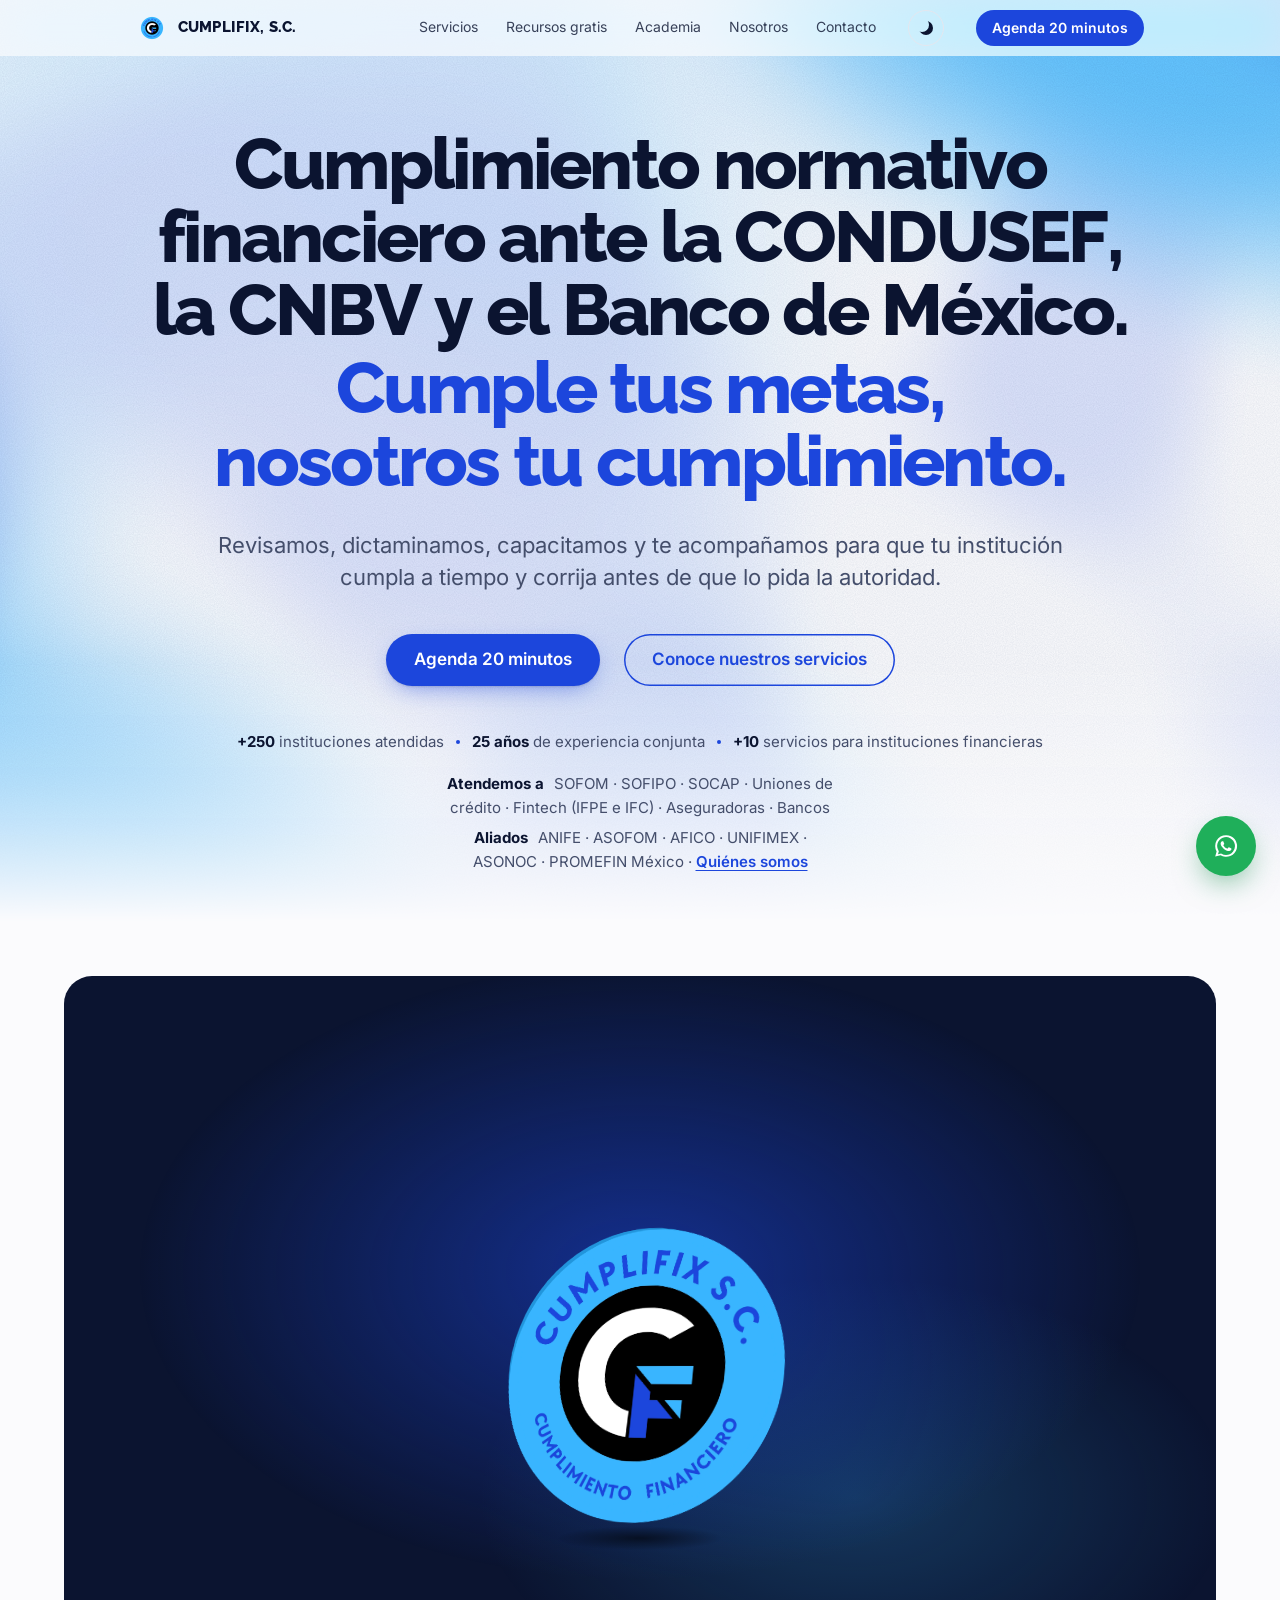
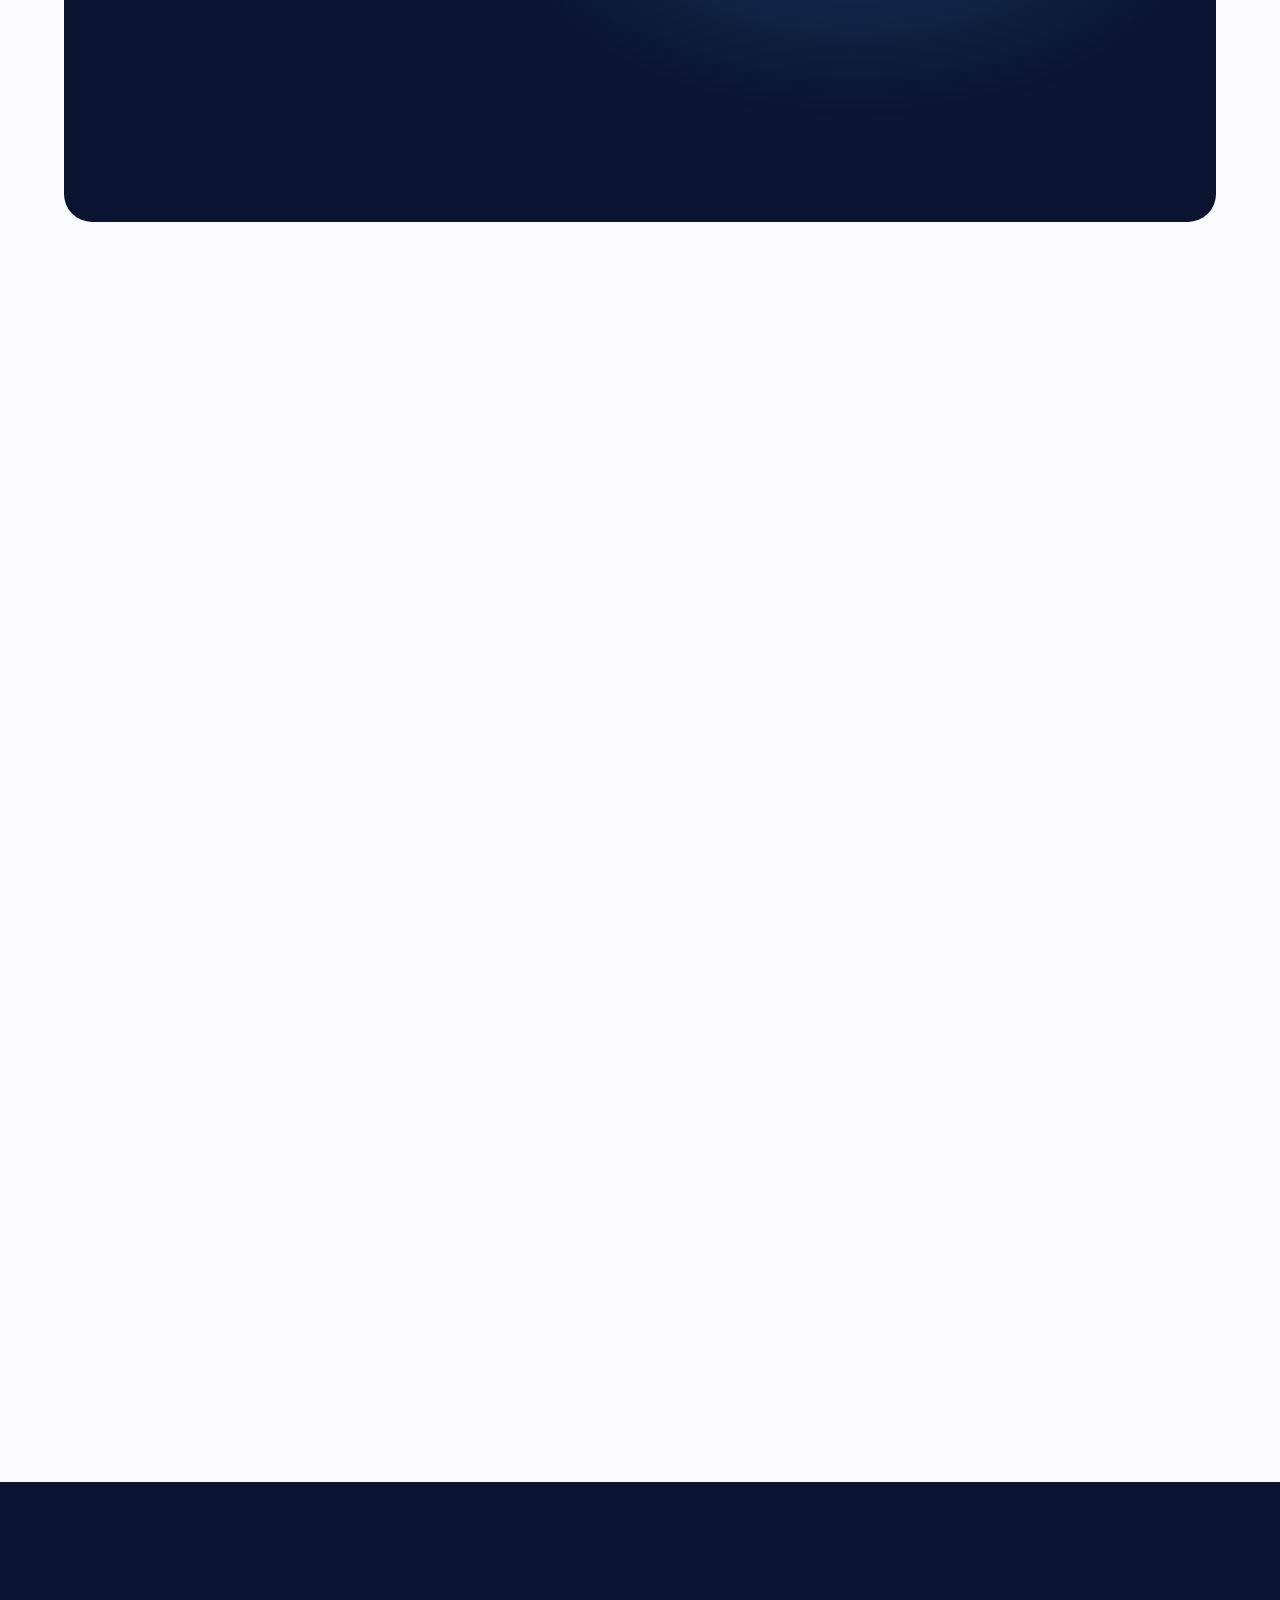
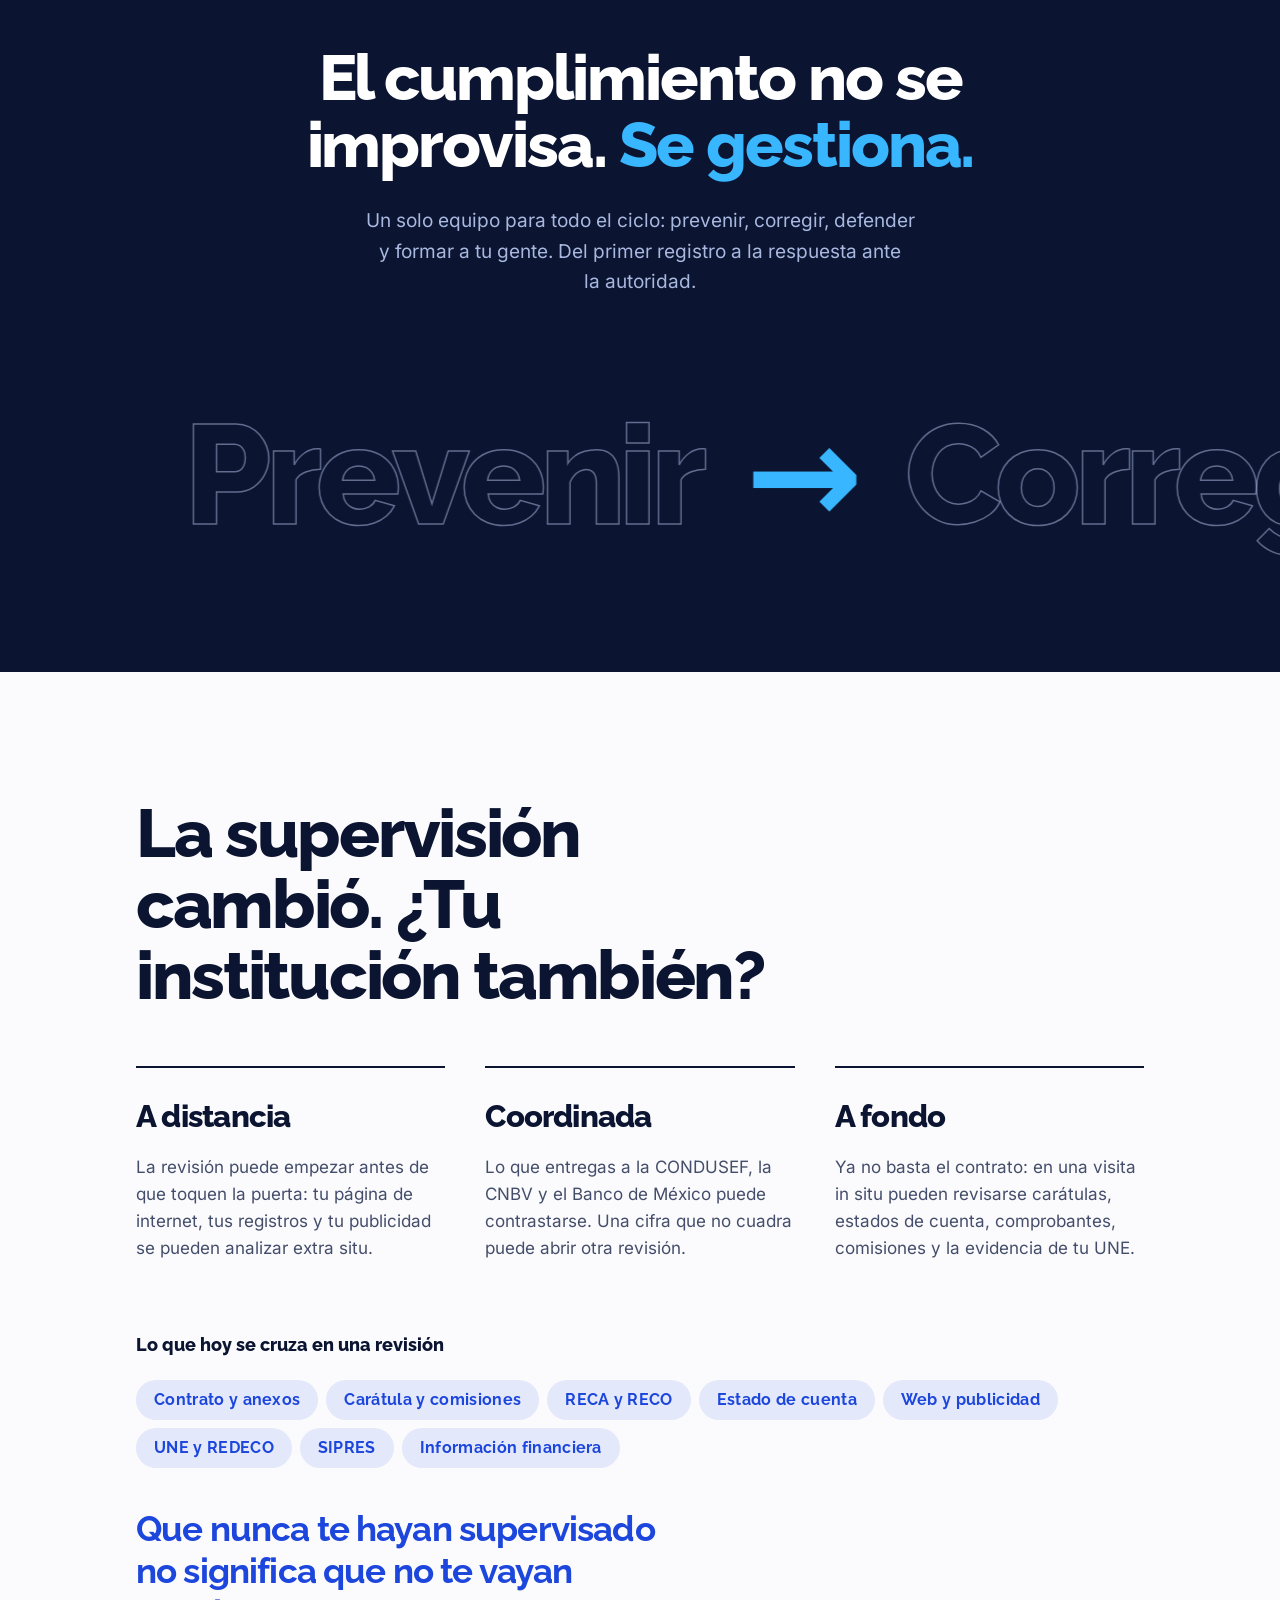
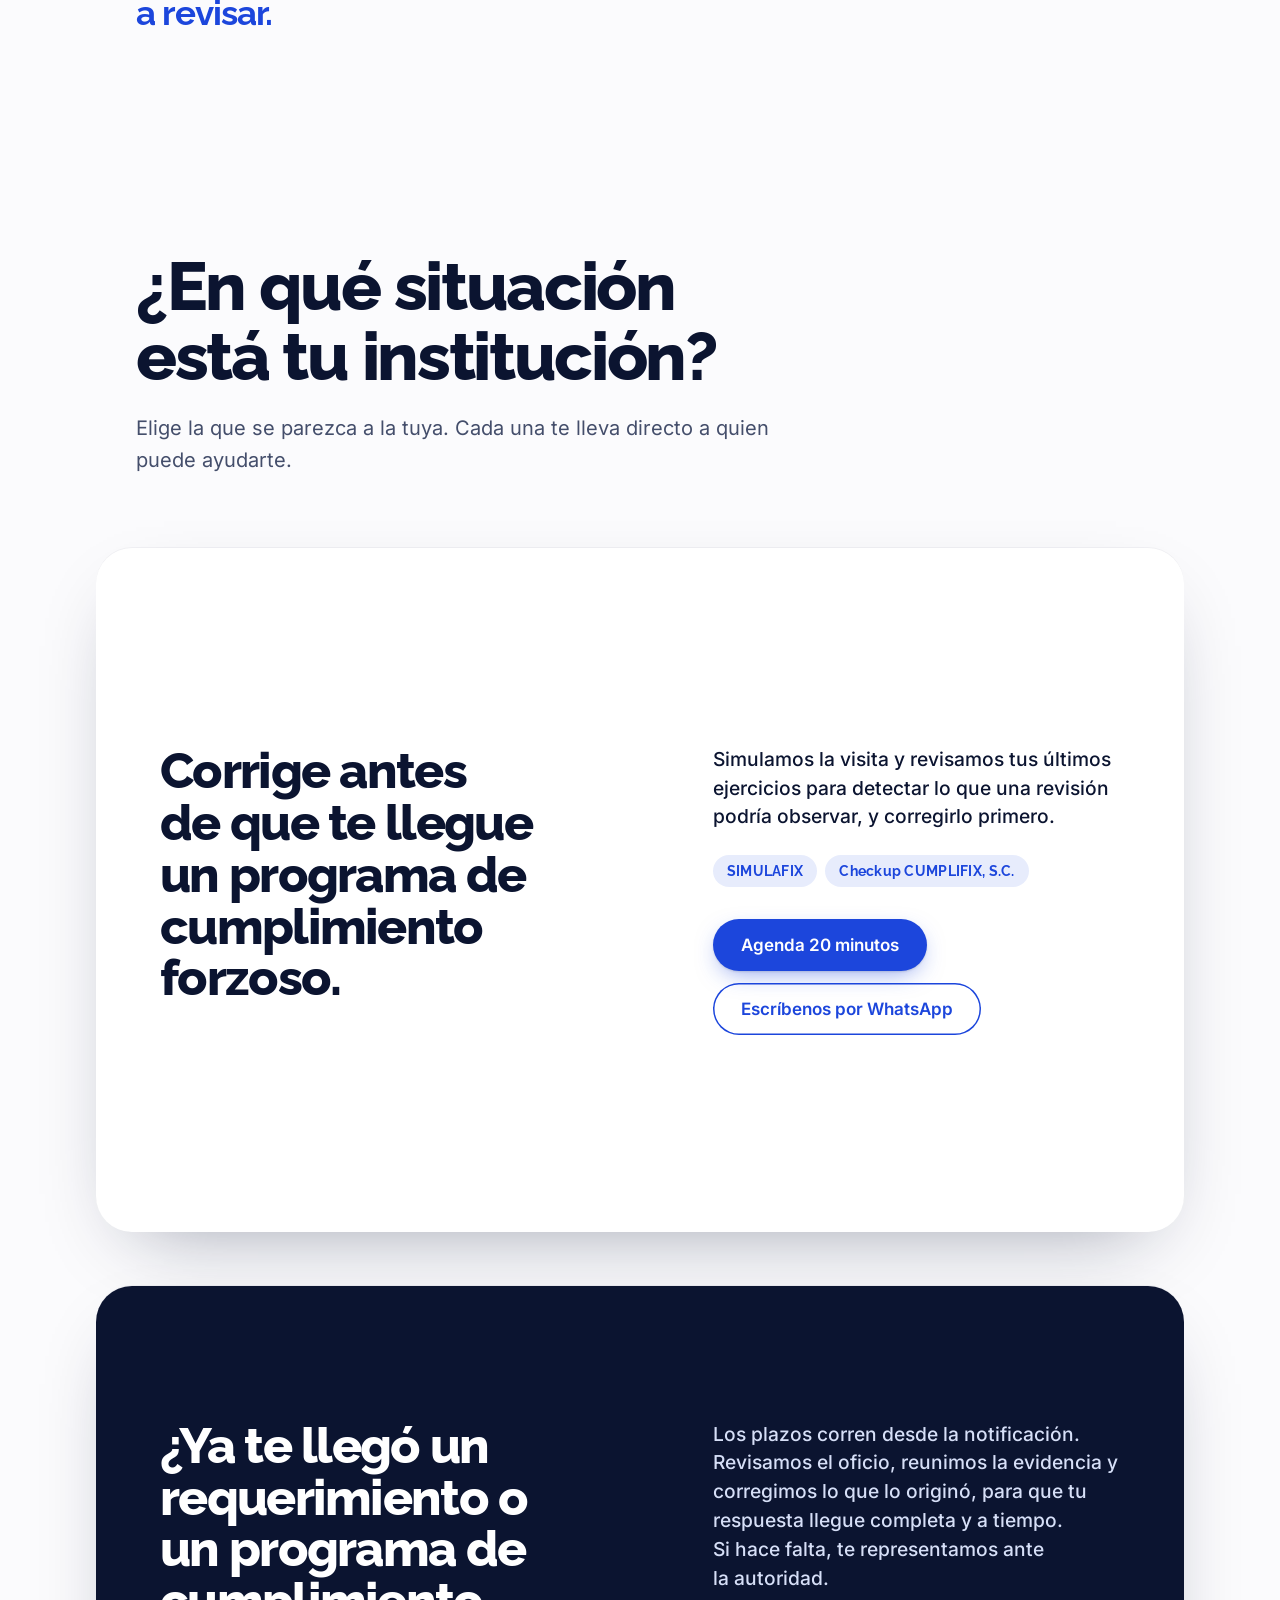
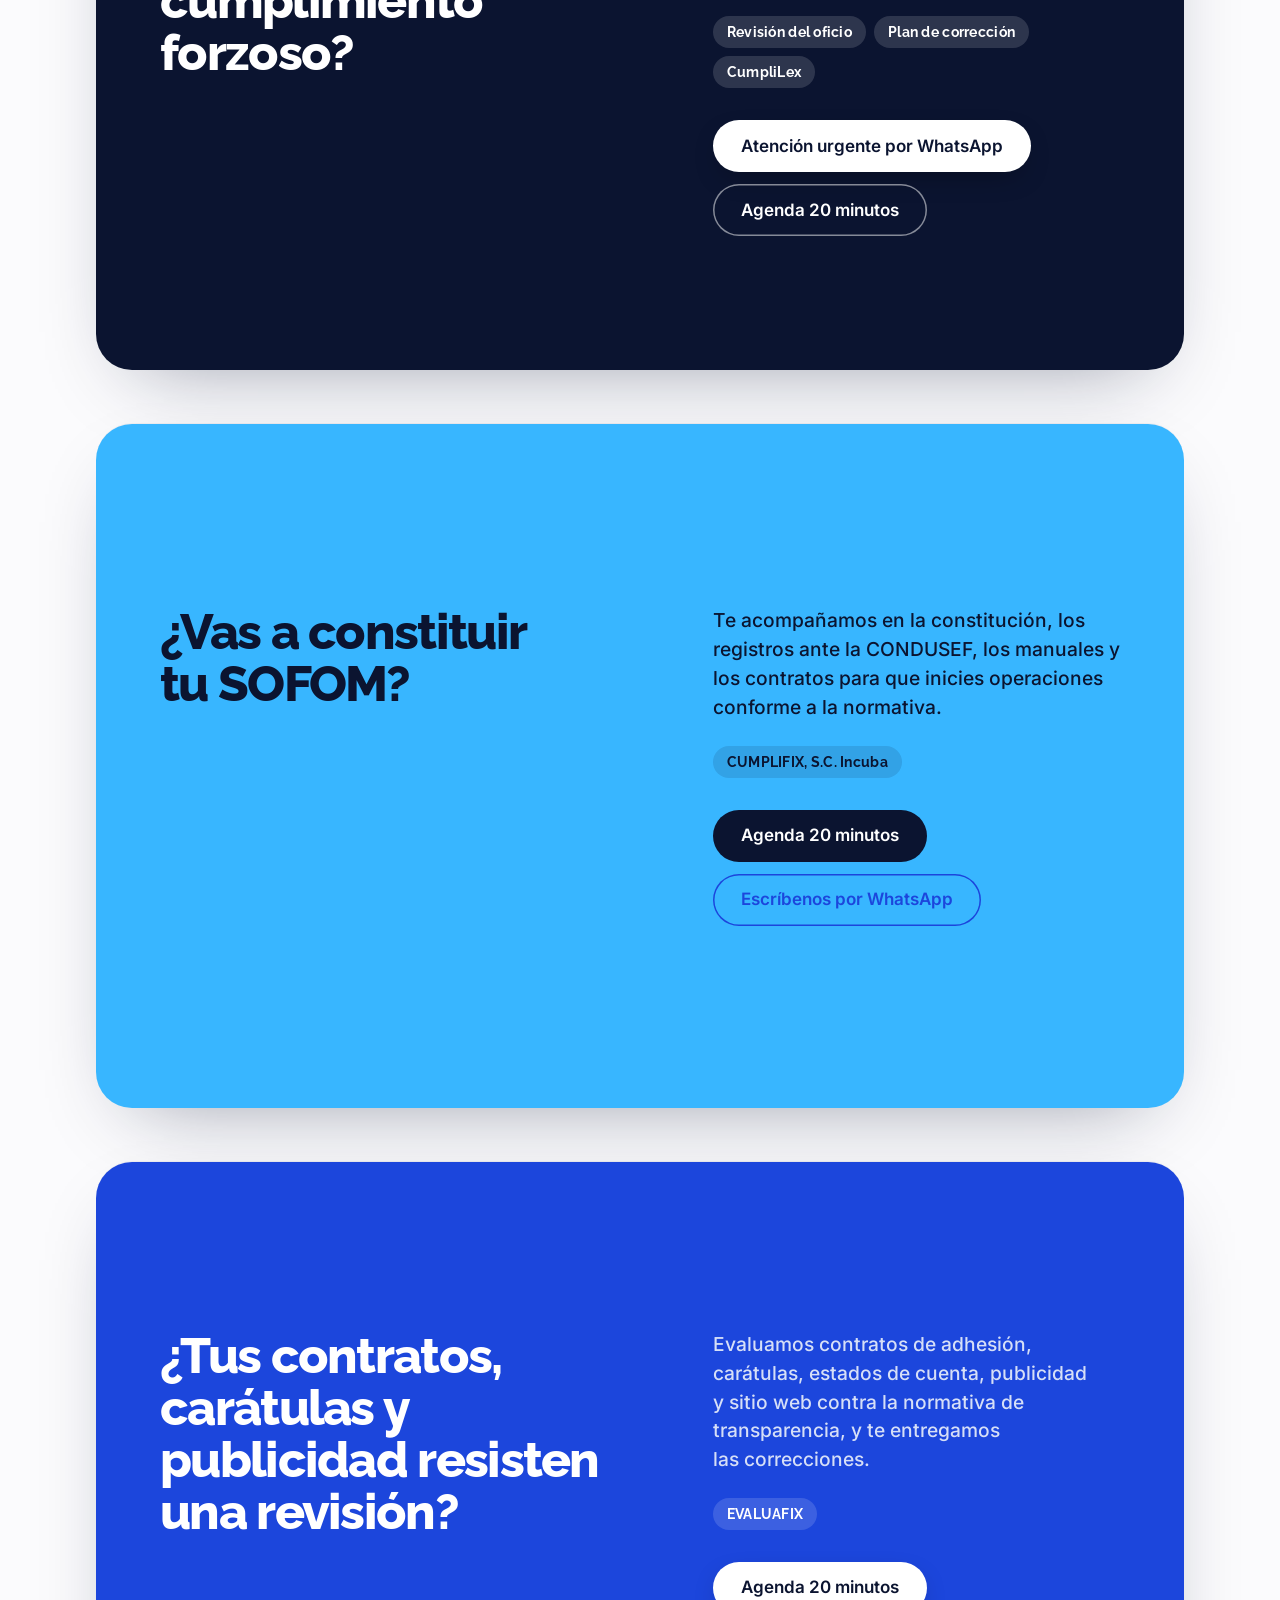
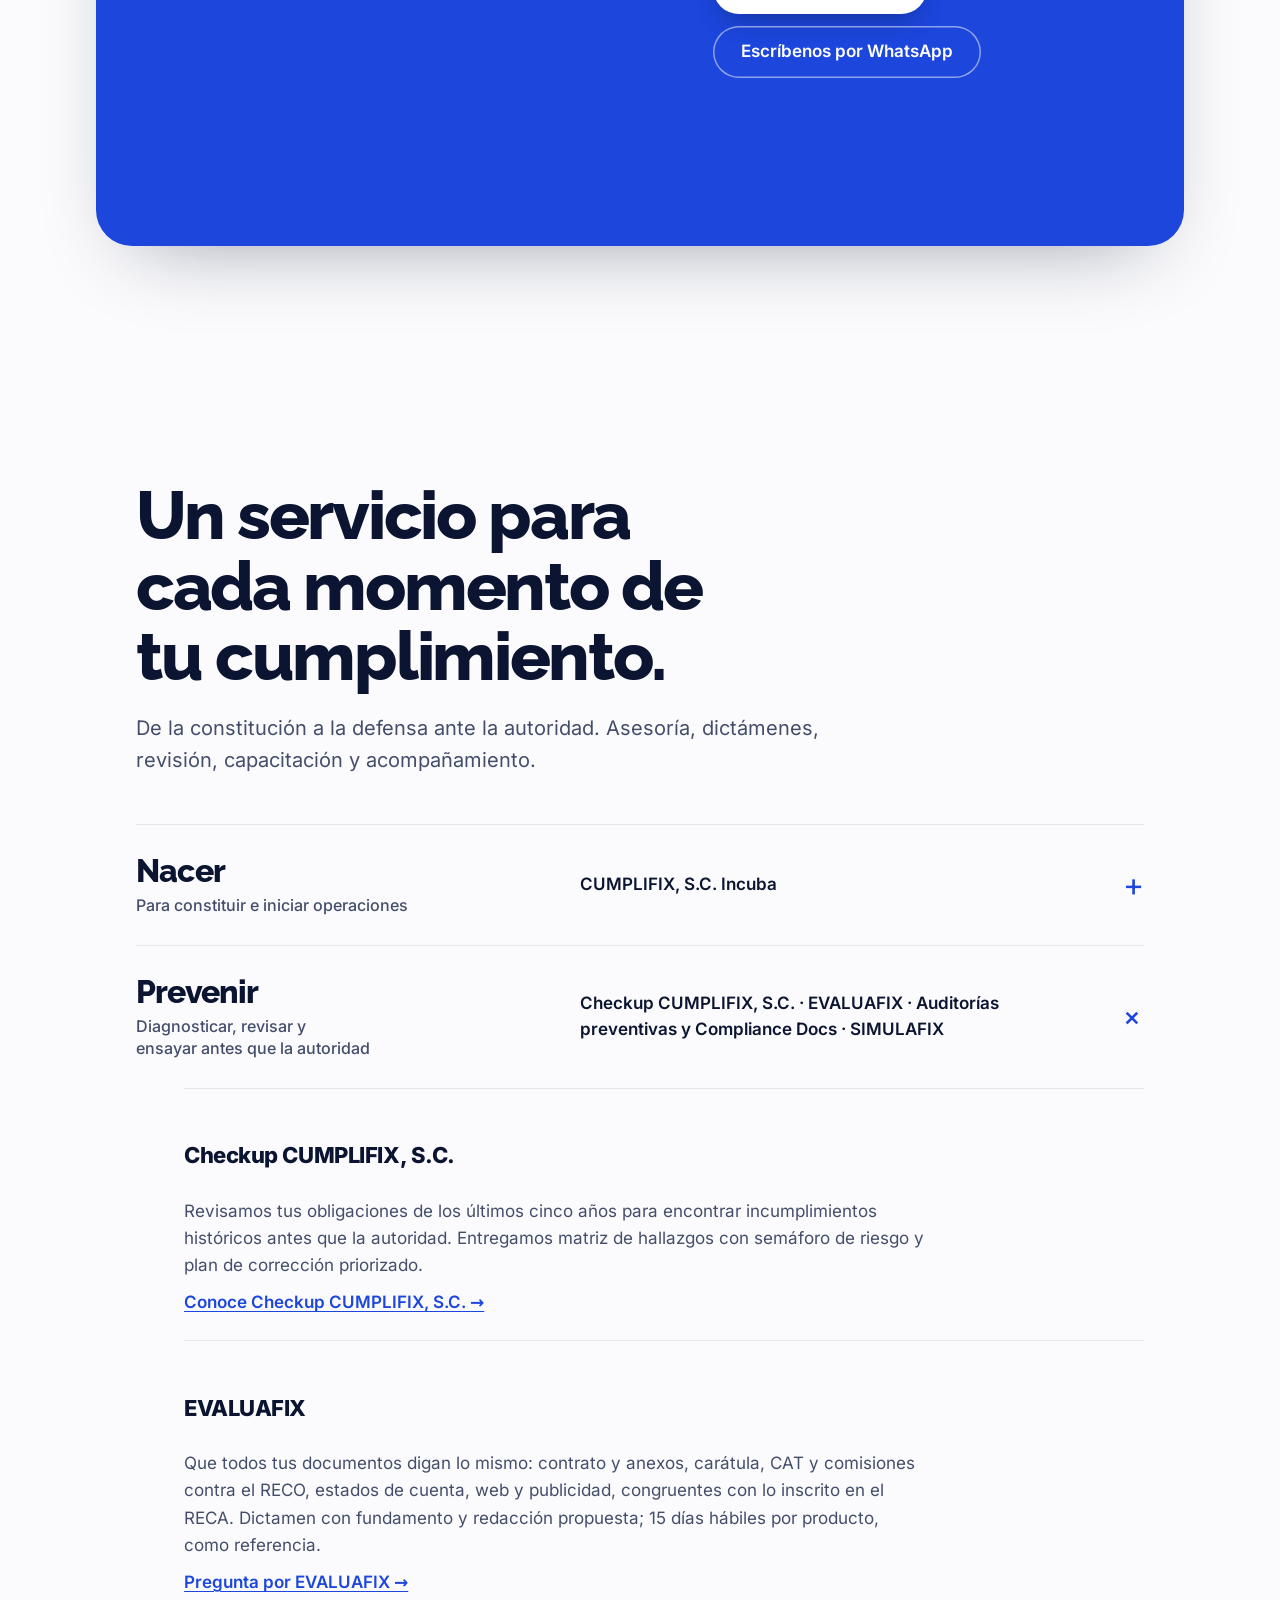
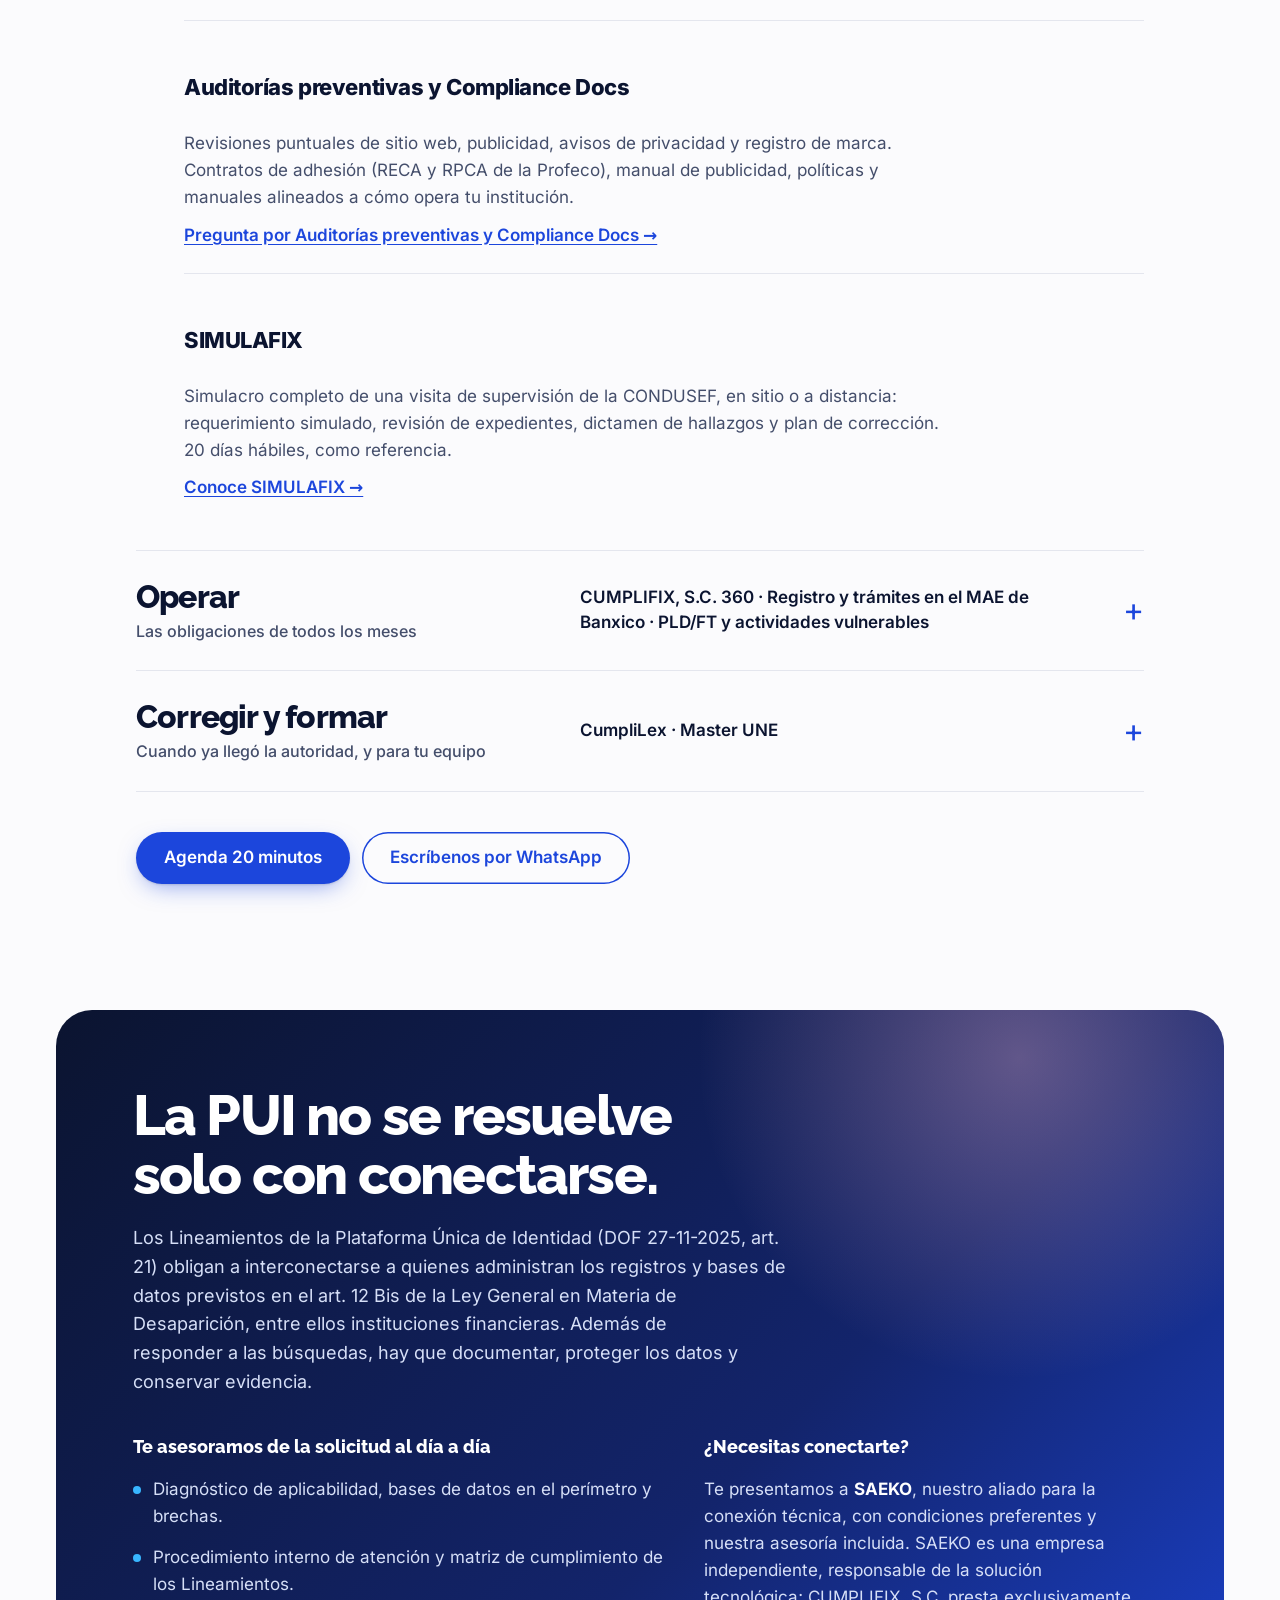
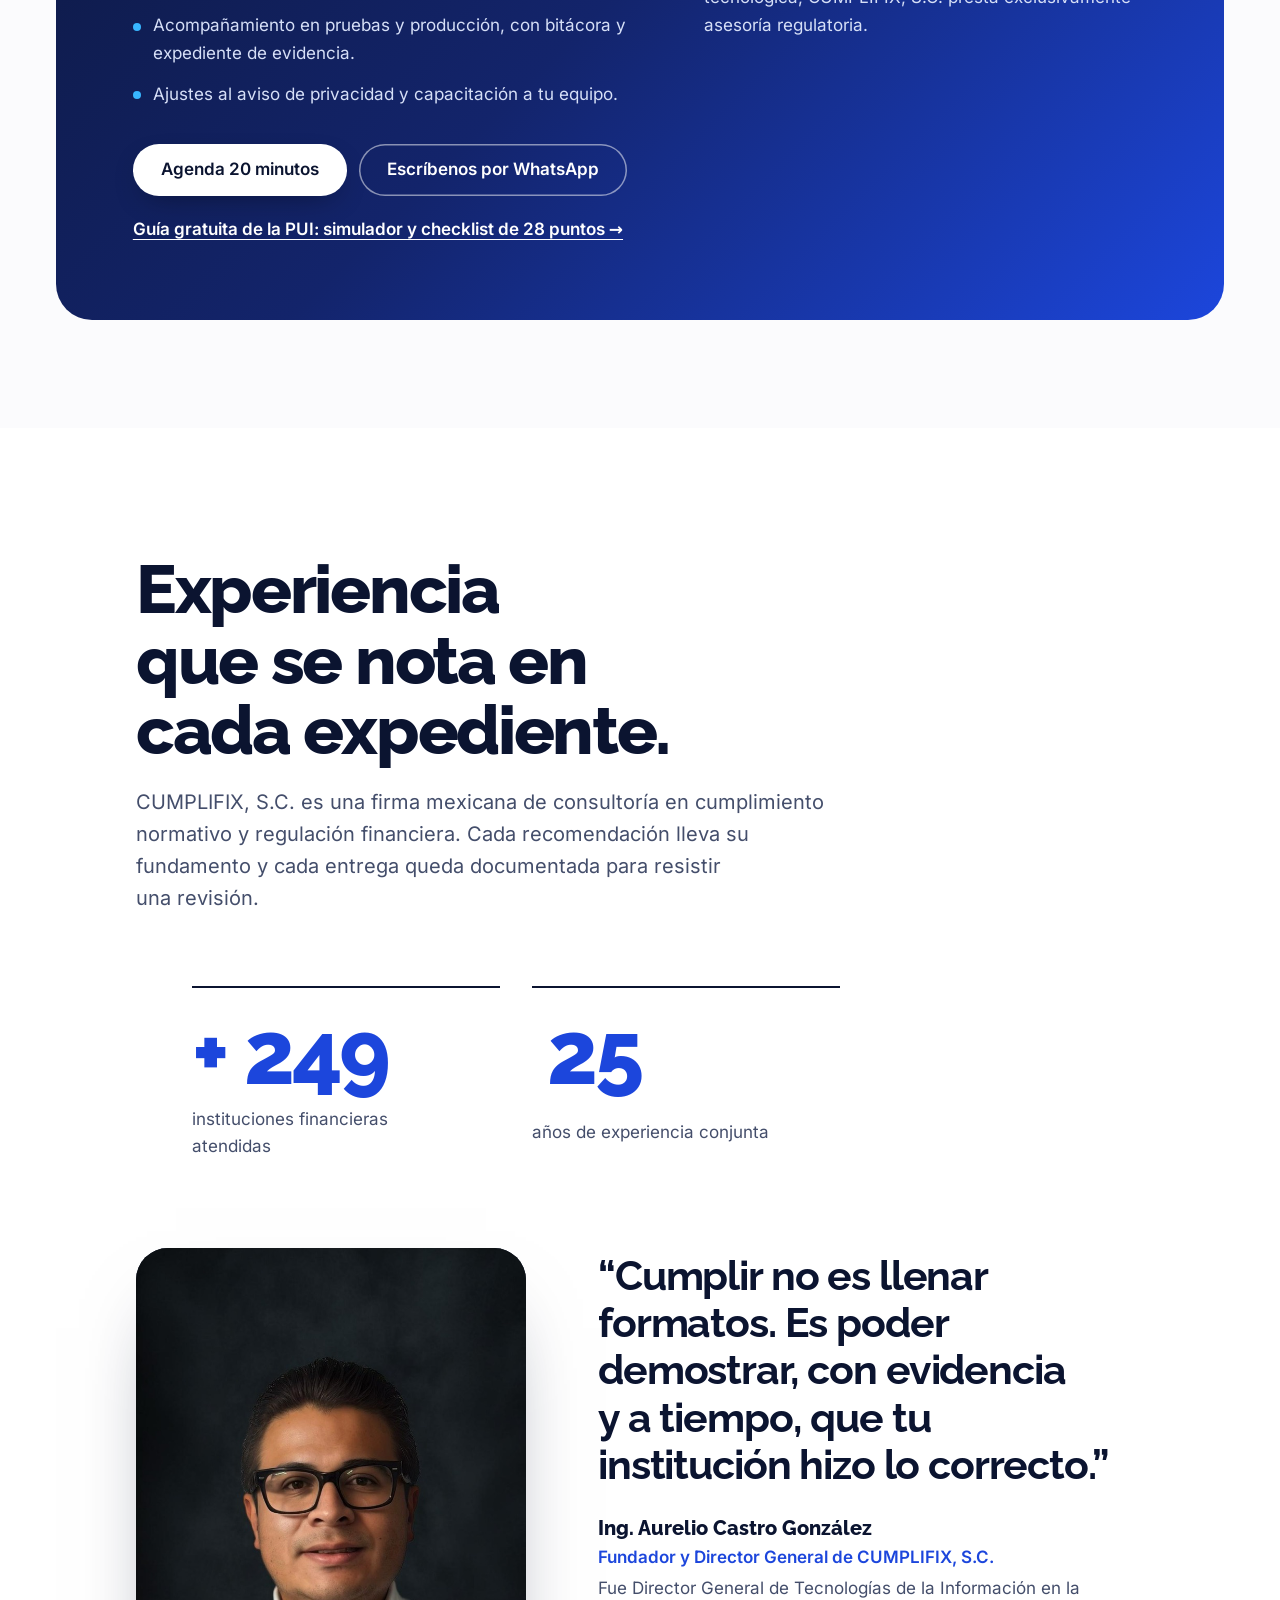
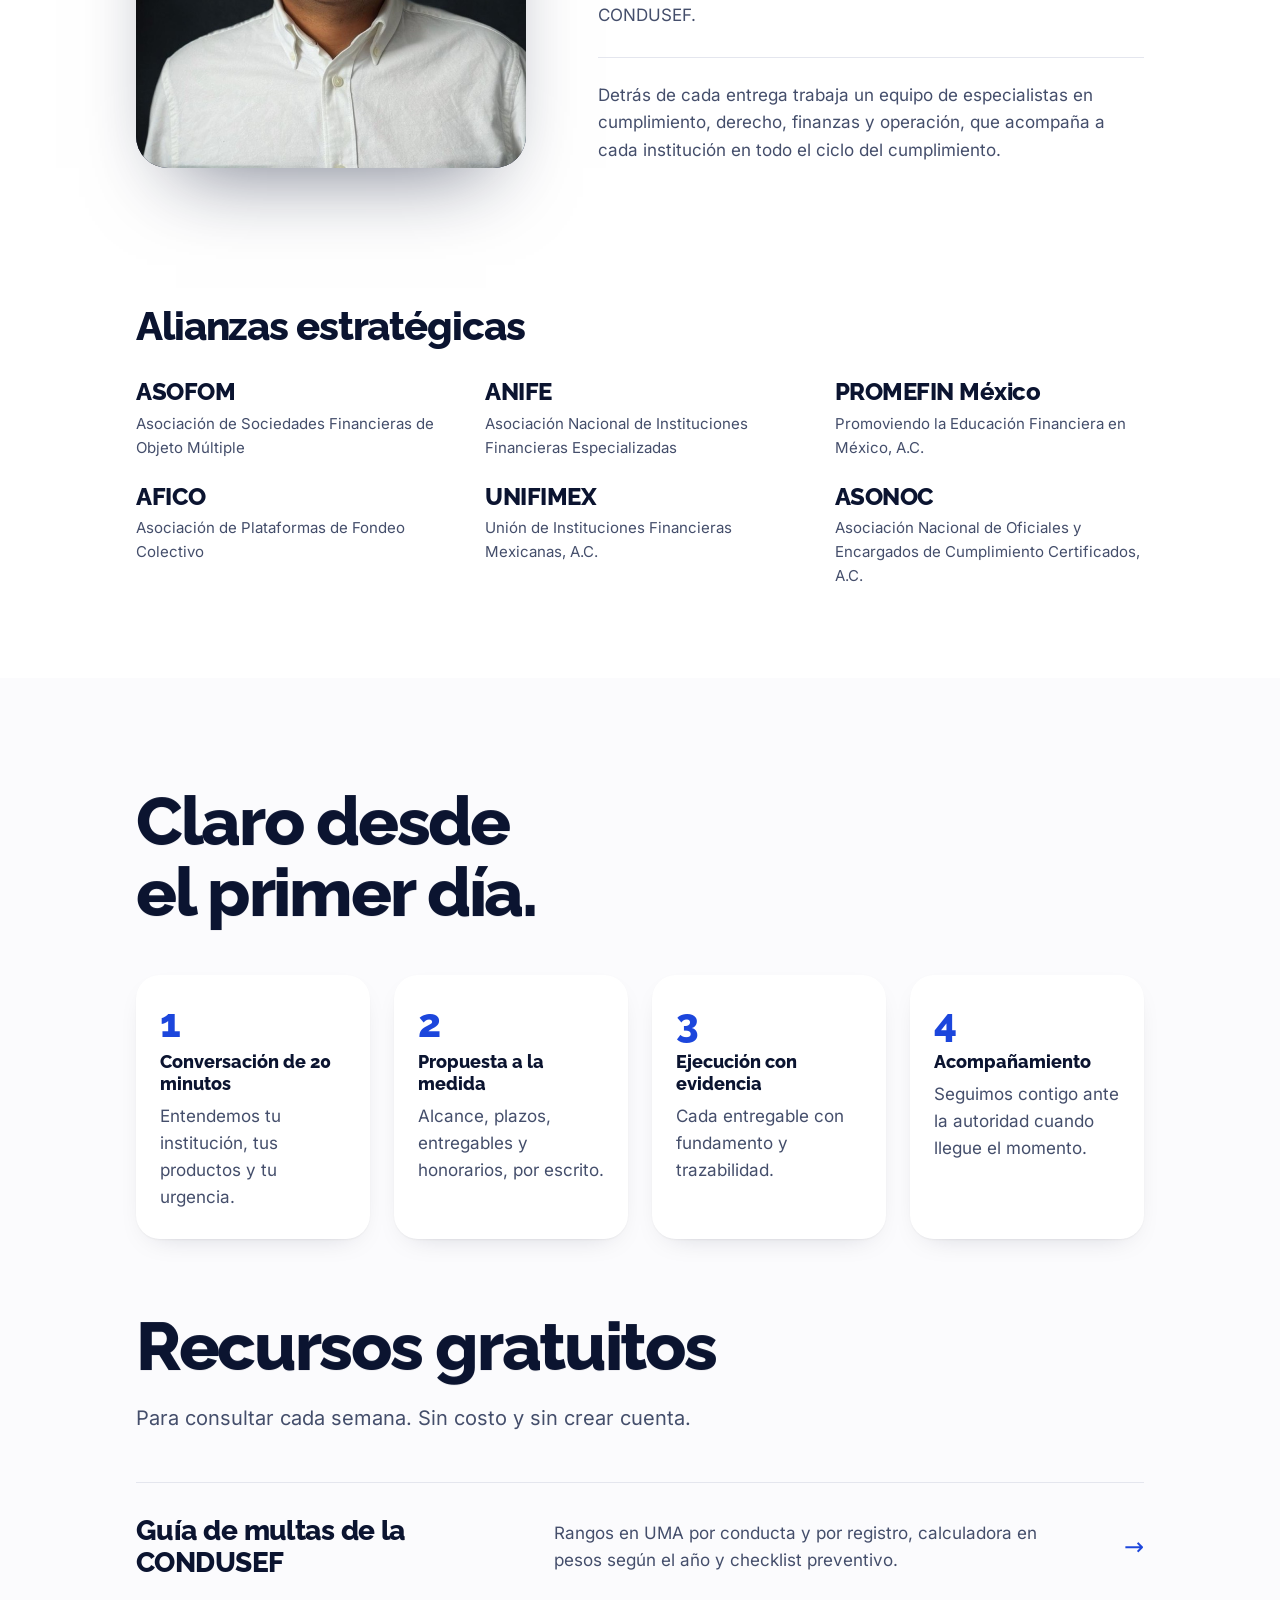
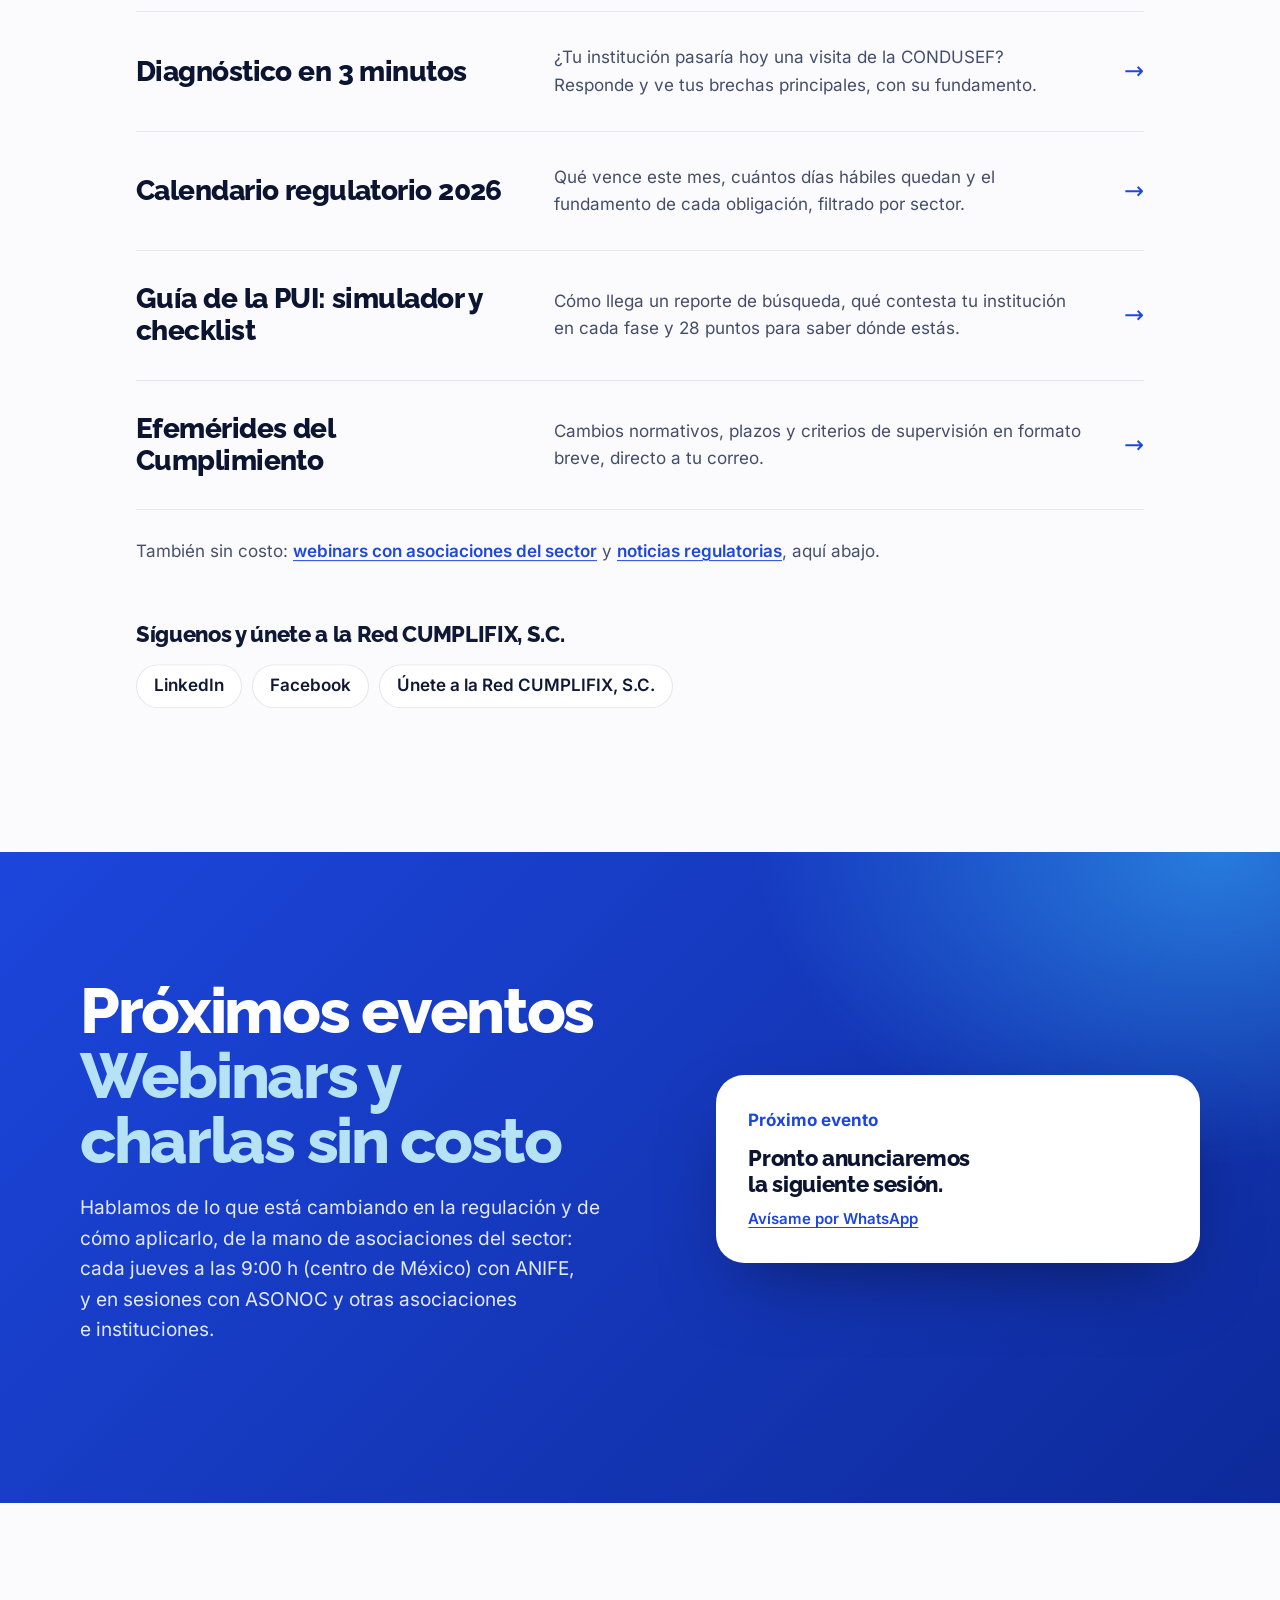
<file: index.html>
<!doctype html>
<html lang="es-MX">
<head>
  <meta charset="utf-8">
  <meta http-equiv="Content-Security-Policy" content="default-src 'none'; script-src 'self'; style-src 'self' 'unsafe-inline'; img-src 'self' data:; font-src 'self'; connect-src 'self' https://api.web3forms.com; manifest-src 'self'; base-uri 'none'; form-action 'none'; object-src 'none'; upgrade-insecure-requests">
  <meta name="referrer" content="strict-origin-when-cross-origin">
  <meta name="viewport" content="width=device-width, initial-scale=1">
  <title>Consultoría en cumplimiento CONDUSEF, CNBV y Banxico · CUMPLIFIX, S.C.</title>
  <meta name="description" content="Consultoría en cumplimiento normativo para SOFOM, SOFIPO, SOCAP, IFPE, bancos y aseguradoras ante la CONDUSEF, la CNBV y el Banco de México.">
  <meta property="og:site_name" content="CUMPLIFIX, S.C.">
  <meta property="og:title" content="CUMPLIFIX, S.C. · Cumple tus metas, nosotros tu cumplimiento">
  <meta property="og:description" content="Consultoría en cumplimiento normativo para instituciones financieras ante la CONDUSEF, la CNBV y el Banco de México.">
  <meta property="og:type" content="website">
  <meta property="og:url" content="https://cumplifix.com/">
  <meta property="og:image" content="https://cumplifix.com/assets/img/og-cumplifix.jpg">
  <meta property="og:image:width" content="1200">
  <meta property="og:image:height" content="630">
  <meta property="og:image:alt" content="CUMPLIFIX, S.C. · Cumple tus metas, nosotros tu cumplimiento.">
  <meta property="og:locale" content="es_MX">
  <meta name="twitter:card" content="summary_large_image">
  <meta name="theme-color" content="#FBFBFD" media="(prefers-color-scheme: light)">
  <meta name="theme-color" content="#060A18" media="(prefers-color-scheme: dark)">
  <meta name="color-scheme" content="light dark">
  <link rel="icon" type="image/png" href="assets/img/logo-128.png">
  <link rel="apple-touch-icon" href="assets/img/logo-128.png">
  <link rel="canonical" href="https://cumplifix.com/">
  <script type="application/ld+json">
{
 "@context": "https://schema.org",
 "@graph": [
  {
   "@type": "Organization",
   "@id": "https://cumplifix.com/#organizacion",
   "name": "CUMPLIFIX, S.C.",
   "legalName": "CUMPLIFIX, S.C.",
   "slogan": "Cumple tus metas, nosotros tu cumplimiento",
   "url": "https://cumplifix.com/",
   "logo": "https://cumplifix.com/assets/img/logo-1000.png",
   "email": "info@cumplifix.com",
   "telephone": "+52 55 7146 2367",
   "description": "Firma de consultoría en cumplimiento normativo para instituciones financieras ante la CONDUSEF, la CNBV y el Banco de México.",
   "areaServed": {
    "@type": "Country",
    "name": "México"
   },
   "knowsAbout": [
    "Cumplimiento normativo financiero",
    "CONDUSEF",
    "CNBV",
    "Banco de México",
    "REUNE",
    "REDECO",
    "RECA",
    "RECO",
    "SIPRES",
    "PLD/FT",
    "Supervisión de la CONDUSEF"
   ],
   "founder": {
    "@type": "Person",
    "name": "Aurelio Castro González",
    "jobTitle": "Fundador y Director General"
   },
   "sameAs": [
    "https://www.linkedin.com/in/cumplifix-cumplimiento-financiero-373a3933b/",
    "https://www.facebook.com/524631634059173"
   ]
  },
  {
   "@type": "WebSite",
   "@id": "https://cumplifix.com/#sitio",
   "url": "https://cumplifix.com/",
   "name": "CUMPLIFIX, S.C.",
   "inLanguage": "es-MX",
   "publisher": {
    "@id": "https://cumplifix.com/#organizacion"
   }
  }
 ]
}
  </script>
  <link rel="preload" href="assets/fonts/raleway-var.woff2" as="font" type="font/woff2" crossorigin>
  <link rel="preload" href="assets/fonts/inter-var.woff2" as="font" type="font/woff2" crossorigin>
  <link rel="stylesheet" href="assets/css/main.css?v=20261016c">
  <script src="assets/js/boot.js?v=20261008b"></script>
</head>
<body>
  <a class="skip" href="#contenido">Saltar al contenido</a>

  <header class="nav" data-nav>
    <div class="nav-inner">
      <a class="brand" href="#inicio" aria-label="CUMPLIFIX, S.C., inicio">
        <img src="assets/img/logo-128.png" alt="" width="32" height="32">
        <span>CUMPLIFIX, S.C.</span>
      </a>
      <button class="menu-btn" type="button" aria-expanded="false" aria-controls="nav-links" aria-label="Abrir menú" data-menu><span></span></button>
      <nav class="nav-links" id="nav-links" aria-label="Principal">
        <a href="#servicios" data-chapter="servicios">Servicios</a>
        <a href="#recursos" data-chapter="recursos">Recursos gratis</a>
        <a href="#academia" data-chapter="academia">Academia</a>
        <a href="#equipo" data-chapter="equipo">Nosotros</a>
        <a href="#contacto" data-chapter="contacto">Contacto</a>
      </nav>
      <button class="theme-btn" type="button" data-theme-toggle aria-label="Cambiar a modo oscuro"><span aria-hidden="true"></span></button>
      <a class="btn btn-sm" href="#contacto" data-origen="nav" aria-label="Agenda 20 minutos">Agenda 20<span class="cta-long">&nbsp;minutos</span><span class="cta-short">&nbsp;min</span></a>
    </div>
  </header>

  <main id="contenido">
    <!-- HERO -->
    <section class="hero" id="inicio" aria-labelledby="hero-title">
      <div class="hero-bg" aria-hidden="true"><canvas data-gradient></canvas><div class="hero-grain"></div></div>
      <h1 id="hero-title" class="hero-title" aria-label="Cumplimiento normativo financiero ante la CONDUSEF, la CNBV y el Banco de México. Cumple tus metas, nosotros tu cumplimiento.">
        <span class="line" aria-hidden="true"><span class="wd"><span class="ch" style="--i:1">C</span><span class="ch" style="--i:2">u</span><span class="ch" style="--i:3">m</span><span class="ch" style="--i:4">p</span><span class="ch" style="--i:5">l</span><span class="ch" style="--i:6">i</span><span class="ch" style="--i:7">m</span><span class="ch" style="--i:8">i</span><span class="ch" style="--i:9">e</span><span class="ch" style="--i:10">n</span><span class="ch" style="--i:11">t</span><span class="ch" style="--i:12">o</span></span> <span class="wd"><span class="ch" style="--i:13">n</span><span class="ch" style="--i:14">o</span><span class="ch" style="--i:15">r</span><span class="ch" style="--i:16">m</span><span class="ch" style="--i:17">a</span><span class="ch" style="--i:18">t</span><span class="ch" style="--i:19">i</span><span class="ch" style="--i:20">v</span><span class="ch" style="--i:21">o</span></span> <span class="wd"><span class="ch" style="--i:22">f</span><span class="ch" style="--i:23">i</span><span class="ch" style="--i:24">n</span><span class="ch" style="--i:25">a</span><span class="ch" style="--i:26">n</span><span class="ch" style="--i:27">c</span><span class="ch" style="--i:28">i</span><span class="ch" style="--i:29">e</span><span class="ch" style="--i:30">r</span><span class="ch" style="--i:31">o</span></span> <span class="wd"><span class="ch" style="--i:32">a</span><span class="ch" style="--i:33">n</span><span class="ch" style="--i:34">t</span><span class="ch" style="--i:35">e</span></span> <span class="wd"><span class="ch" style="--i:36">l</span><span class="ch" style="--i:37">a</span></span> <span class="wd"><span class="ch" style="--i:38">C</span><span class="ch" style="--i:39">O</span><span class="ch" style="--i:40">N</span><span class="ch" style="--i:41">D</span><span class="ch" style="--i:42">U</span><span class="ch" style="--i:43">S</span><span class="ch" style="--i:44">E</span><span class="ch" style="--i:45">F</span><span class="ch" style="--i:46">,</span></span> <span class="wd"><span class="ch" style="--i:47">l</span><span class="ch" style="--i:48">a</span></span> <span class="wd"><span class="ch" style="--i:49">C</span><span class="ch" style="--i:50">N</span><span class="ch" style="--i:51">B</span><span class="ch" style="--i:52">V</span></span> <span class="wd"><span class="ch" style="--i:53">y</span></span> <span class="wd"><span class="ch" style="--i:54">e</span><span class="ch" style="--i:55">l</span></span> <span class="wd"><span class="ch" style="--i:56">B</span><span class="ch" style="--i:57">a</span><span class="ch" style="--i:58">n</span><span class="ch" style="--i:59">c</span><span class="ch" style="--i:60">o</span></span> <span class="wd"><span class="ch" style="--i:61">d</span><span class="ch" style="--i:62">e</span></span> <span class="wd"><span class="ch" style="--i:63">M</span><span class="ch" style="--i:64">é</span><span class="ch" style="--i:65">x</span><span class="ch" style="--i:66">i</span><span class="ch" style="--i:67">c</span><span class="ch" style="--i:68">o</span><span class="ch" style="--i:69">.</span></span></span>
        <span class="line accent" aria-hidden="true"><span class="wd"><span class="ch" style="--i:72">C</span><span class="ch" style="--i:73">u</span><span class="ch" style="--i:74">m</span><span class="ch" style="--i:75">p</span><span class="ch" style="--i:76">l</span><span class="ch" style="--i:77">e</span></span> <span class="wd"><span class="ch" style="--i:78">t</span><span class="ch" style="--i:79">u</span><span class="ch" style="--i:80">s</span></span> <span class="wd"><span class="ch" style="--i:81">m</span><span class="ch" style="--i:82">e</span><span class="ch" style="--i:83">t</span><span class="ch" style="--i:84">a</span><span class="ch" style="--i:85">s</span><span class="ch" style="--i:86">,</span></span> <span class="wd"><span class="ch" style="--i:87">n</span><span class="ch" style="--i:88">o</span><span class="ch" style="--i:89">s</span><span class="ch" style="--i:90">o</span><span class="ch" style="--i:91">t</span><span class="ch" style="--i:92">r</span><span class="ch" style="--i:93">o</span><span class="ch" style="--i:94">s</span></span> <span class="wd"><span class="ch" style="--i:95">t</span><span class="ch" style="--i:96">u</span></span> <span class="wd"><span class="ch" style="--i:97">c</span><span class="ch" style="--i:98">u</span><span class="ch" style="--i:99">m</span><span class="ch" style="--i:100">p</span><span class="ch" style="--i:101">l</span><span class="ch" style="--i:102">i</span><span class="ch" style="--i:103">m</span><span class="ch" style="--i:104">i</span><span class="ch" style="--i:105">e</span><span class="ch" style="--i:106">n</span><span class="ch" style="--i:107">t</span><span class="ch" style="--i:108">o</span><span class="ch" style="--i:109">.</span></span></span>
      </h1>
      <p class="hero-sub" data-rise>Revisamos, dictaminamos, capacitamos y te acompañamos para que tu institución cumpla a tiempo y corrija antes de que lo pida la autoridad.</p>
      <div class="hero-actions" data-rise>
        <a class="btn" href="#contacto" data-origen="hero">Agenda 20 minutos</a>
        <a class="btn btn-ghost" href="#servicios">Conoce nuestros servicios</a>
      </div>
      <ul class="hero-proof" data-rise aria-label="Por qué confiar en nosotros">
        <li><b>+250</b> instituciones atendidas</li>
        <li><b>25 años</b> de experiencia conjunta</li>
        <li><b>+10</b> servicios para instituciones financieras</li>
      </ul>
      <p class="hero-sectors" data-rise><b>Atendemos a</b> SOFOM · SOFIPO · SOCAP · Uniones de crédito · Fintech (IFPE e IFC) · Aseguradoras · Bancos</p>
      <p class="hero-allies" data-rise><b>Aliados</b> ANIFE · ASOFOM · AFICO · UNIFIMEX · ASONOC · PROMEFIN México · <a href="#equipo">Quiénes somos</a></p>
    </section>

    <!-- EL PANEL QUE SE EXPANDE -->
    <section class="stage" id="metodo" aria-label="El calendario regulatorio">
      <div class="stage-pin">
        <div class="stage-panel" data-panel>
          <div class="stage-glow" aria-hidden="true"></div>
          <div class="seal" data-seal role="img" aria-label="Sello de CUMPLIFIX, S.C., cumplimiento financiero">
            <div class="coin" data-coin>
              <img class="coin-face" decoding="async" fetchpriority="low" src="assets/img/logo-cumplifix.webp" alt="" width="1000" height="1000">
              <span class="coin-edge" style="--z:1"></span><span class="coin-edge" style="--z:2"></span><span class="coin-edge" style="--z:3"></span><span class="coin-edge" style="--z:4"></span><span class="coin-edge" style="--z:5"></span><span class="coin-edge" style="--z:6"></span><span class="coin-edge" style="--z:7"></span><span class="coin-edge" style="--z:8"></span><span class="coin-edge" style="--z:9"></span><span class="coin-edge" style="--z:10"></span><span class="coin-edge" style="--z:11"></span><span class="coin-edge" style="--z:12"></span>
              <img class="coin-face coin-back" decoding="async" fetchpriority="low" src="assets/img/logo-cumplifix.webp" alt="" width="1000" height="1000">
            </div>
          </div>
          <div class="statement-wrap">
            <p class="statement" data-statement>
              Cada mes, tu institución valida hasta siete registros ante la CONDUSEF, y tiene <em>cinco días hábiles</em> para hacerlo. Son hasta <em>160 obligaciones</em> al año. Si la ventana se cierra, lo que presentes después ya es&nbsp;extemporáneo.
            </p>
            <p class="statement-note" data-note>Fundamento: Disposición en Materia de Registros ante la CONDUSEF (DOF 14-10-2022), art. 12. El número de registros y obligaciones varía según el sector; fuente: agenda regulatoria 2026 de CUMPLIFIX, S.C.</p>
          </div>
        </div>
      </div>
    </section>

    <section class="after" aria-labelledby="after-title">
      <h2 id="after-title" class="after-title" data-rise>El cumplimiento no se improvisa. <span class="accent">Se gestiona.</span></h2>
      <p class="after-sub" data-rise>Un solo equipo para todo el ciclo: prevenir, corregir, defender y formar a tu gente. Del primer registro a la respuesta ante la autoridad.</p>
      <div class="kinetic" aria-hidden="true">
        <p class="kinetic-row" data-kinetic>Prevenir <i>→</i> Corregir <i>→</i> Defender <i>→</i> Formar <i>→</i> Iniciar operaciones <i>→</i> Prevenir <i>→</i> Corregir <i>→</i> Defender</p>
      </div>
    </section>

    <!-- POR QUÉ AHORA -->
    <section class="why" id="por-que-ahora" aria-labelledby="why-title">
      <header class="sec-head">
        <h2 id="why-title" class="sec-title" data-rise>La supervisión cambió. ¿Tu institución también?</h2>
      </header>
      <ol class="why-list">
        <li data-rise><h3>A distancia</h3><p>La revisión puede empezar antes de que toquen la puerta: tu página de internet, tus registros y tu publicidad se pueden analizar extra situ.</p></li>
        <li data-rise><h3>Coordinada</h3><p>Lo que entregas a la CONDUSEF, la CNBV y el Banco de México puede contrastarse. Una cifra que no cuadra puede abrir otra revisión.</p></li>
        <li data-rise><h3>A fondo</h3><p>Ya no basta el contrato: en una visita in situ pueden revisarse carátulas, estados de cuenta, comprobantes, comisiones y la evidencia de tu UNE.</p></li>
      </ol>
      <div class="cross" data-rise>
        <p class="cross-title">Lo que hoy se cruza en una revisión</p>
        <ul class="chips chips-lg">
          <li>Contrato y anexos</li><li>Carátula y comisiones</li><li>RECA y RECO</li><li>Estado de cuenta</li><li>Web y publicidad</li><li>UNE y REDECO</li><li>SIPRES</li><li>Información financiera</li>
        </ul>
        <p class="cross-close">Que nunca te hayan supervisado no significa que no te vayan a revisar.</p>
      </div>
    </section>

    <!-- RUTAS POR SITUACIÓN -->
    <section class="cycle" id="rutas" aria-labelledby="rutas-title">
      <header class="sec-head">
        <h2 id="rutas-title" class="sec-title" data-rise>¿En qué situación está tu institución?</h2>
        <p class="sec-sub" data-rise>Elige la que se parezca a la tuya. Cada una te lleva directo a quien puede ayudarte.</p>
      </header>
      <div class="stack" data-stack>
        <article class="scard t-white" id="ruta-prevenir" data-scard>
          <div class="scard-head">
            <h3 class="scard-name">Corrige antes de que te llegue un programa de cumplimiento forzoso.</h3>
          </div>
          <div class="scard-body">
            <p class="scard-claim">Simulamos la visita y revisamos tus últimos ejercicios para detectar lo que una revisión podría observar, y corregirlo primero.</p>
            <ul class="chips"><li>SIMULAFIX</li><li>Checkup CUMPLIFIX, S.C.</li></ul>
            <div class="scard-ctas"><a class="btn" href="#contacto" data-tema="SIMULAFIX y Checkup" data-origen="ruta">Agenda 20 minutos</a><a class="btn btn-ghost" href="https://wa.me/525571462367?text=Hola%2C%20quiero%20saber%20m%C3%A1s%20sobre%20SIMULAFIX%20y%20el%20Checkup%20CUMPLIFIX%2C%20S.C." target="_blank" rel="noopener" data-wa-fixed>Escríbenos por WhatsApp</a></div>
          </div>
        </article>
        <article class="scard t-ink" id="ruta-requerimiento" data-scard>
          <div class="scard-head">
            <h3 class="scard-name">¿Ya te llegó un requerimiento o un programa de cumplimiento forzoso?</h3>
          </div>
          <div class="scard-body">
            <p class="scard-claim">Los plazos corren desde la notificación. Revisamos el oficio, reunimos la evidencia y corregimos lo que lo originó, para que tu respuesta llegue completa y a tiempo. Si hace falta, te representamos ante la autoridad.</p>
            <ul class="chips"><li>Revisión del oficio</li><li>Plan de corrección</li><li>CumpliLex</li></ul>
            <div class="scard-ctas"><a class="btn btn-light" href="https://wa.me/525571462367?text=Hola%2C%20recib%C3%AD%20un%20requerimiento%20o%20programa%20de%20cumplimiento%20forzoso%20y%20necesito%20atenci%C3%B3n%20urgente." target="_blank" rel="noopener" data-wa-fixed>Atención urgente por WhatsApp</a><a class="btn btn-ghost-dark" href="#contacto" data-tema="Requerimiento o programa de cumplimiento forzoso" data-origen="ruta">Agenda 20 minutos</a></div>
          </div>
        </article>
        <article class="scard t-sky" id="ruta-sofom" data-scard>
          <div class="scard-head">
            <h3 class="scard-name">¿Vas a constituir tu SOFOM?</h3>
          </div>
          <div class="scard-body">
            <p class="scard-claim">Te acompañamos en la constitución, los registros ante la CONDUSEF, los manuales y los contratos para que inicies operaciones conforme a la normativa.</p>
            <ul class="chips"><li>CUMPLIFIX, S.C. Incuba</li></ul>
            <div class="scard-ctas"><a class="btn btn-dark" href="#contacto" data-tema="CUMPLIFIX, S.C. Incuba" data-origen="ruta">Agenda 20 minutos</a><a class="btn btn-ghost" href="https://wa.me/525571462367?text=Hola%2C%20quiero%20constituir%20una%20SOFOM%20y%20saber%20m%C3%A1s%20sobre%20CUMPLIFIX%2C%20S.C.%20Incuba." target="_blank" rel="noopener" data-wa-fixed>Escríbenos por WhatsApp</a></div>
          </div>
        </article>
        <article class="scard t-royal" id="ruta-contratos" data-scard>
          <div class="scard-head">
            <h3 class="scard-name">¿Tus contratos, carátulas y publicidad resisten una revisión?</h3>
          </div>
          <div class="scard-body">
            <p class="scard-claim">Evaluamos contratos de adhesión, carátulas, estados de cuenta, publicidad y sitio web contra la normativa de transparencia, y te entregamos las correcciones.</p>
            <ul class="chips"><li>EVALUAFIX</li></ul>
            <div class="scard-ctas"><a class="btn btn-light" href="#contacto" data-tema="EVALUAFIX" data-origen="ruta">Agenda 20 minutos</a><a class="btn btn-ghost-dark" href="https://wa.me/525571462367?text=Hola%2C%20quiero%20saber%20m%C3%A1s%20sobre%20EVALUAFIX%20para%20revisar%20contratos%2C%20car%C3%A1tulas%20y%20publicidad." target="_blank" rel="noopener" data-wa-fixed>Escríbenos por WhatsApp</a></div>
          </div>
        </article>
      </div>
    </section>

    <!-- SERVICIOS -->
    <section class="services" id="servicios" aria-labelledby="svc-title">
      <header class="sec-head">
        <h2 id="svc-title" class="sec-title" data-rise>Un servicio para cada momento de tu cumplimiento.</h2>
        <p class="sec-sub" data-rise>De la constitución a la defensa ante la autoridad. Asesoría, dictámenes, revisión, capacitación y acompañamiento.</p>
      </header>
      <div class="svc-groups" data-rise>
        <details class="svc-group">
          <summary><h3 class="svc-g-name">Nacer<span>Para constituir e iniciar operaciones</span></h3><span class="svc-g-list">CUMPLIFIX, S.C. Incuba</span></summary>
          <ul class="svc-rows">
            <li class="svc-row">
              <div class="svc-main"><h4>CUMPLIFIX, S.C. Incuba</h4><p>Acompañamiento desde cero para constituir y poner en marcha tu SOFOM, E.N.R.: estatutos, registro en SIPRES, contratos, RECA y RECO, dictamen técnico y manual PLD/FT.</p><a class="svc-link" href="#contacto" data-tema="CUMPLIFIX, S.C. Incuba" data-origen="servicios">Pregunta por CUMPLIFIX, S.C. Incuba →</a></div>
            </li>
          </ul>
        </details>
        <details class="svc-group" open>
          <summary><h3 class="svc-g-name">Prevenir<span>Diagnosticar, revisar y ensayar antes que la autoridad</span></h3><span class="svc-g-list">Checkup CUMPLIFIX, S.C. · EVALUAFIX · Auditorías preventivas y Compliance Docs · SIMULAFIX</span></summary>
          <ul class="svc-rows">
            <li class="svc-row">
              <div class="svc-main"><h4>Checkup CUMPLIFIX, S.C.</h4><p>Revisamos tus obligaciones de los últimos cinco años para encontrar incumplimientos históricos antes que la autoridad. Entregamos matriz de hallazgos con semáforo de riesgo y plan de corrección priorizado.</p><a class="svc-link" href="servicios/checkup/">Conoce Checkup CUMPLIFIX, S.C. →</a></div>
            </li>
            <li class="svc-row">
              <div class="svc-main"><h4>EVALUAFIX</h4><p>Que todos tus documentos digan lo mismo: contrato y anexos, carátula, CAT y comisiones contra el RECO, estados de cuenta, web y publicidad, congruentes con lo inscrito en el RECA. Dictamen con fundamento y redacción propuesta; 15 días hábiles por producto, como referencia.</p><a class="svc-link" href="#contacto" data-tema="EVALUAFIX" data-origen="servicios">Pregunta por EVALUAFIX →</a></div>
            </li>
            <li class="svc-row">
              <div class="svc-main"><h4>Auditorías preventivas y Compliance Docs</h4><p>Revisiones puntuales de sitio web, publicidad, avisos de privacidad y registro de marca. Contratos de adhesión (RECA y RPCA de la Profeco), manual de publicidad, políticas y manuales alineados a cómo opera tu institución.</p><a class="svc-link" href="#contacto" data-tema="Auditorías preventivas y Compliance Docs" data-origen="servicios">Pregunta por Auditorías preventivas y Compliance Docs →</a></div>
            </li>
            <li class="svc-row">
              <div class="svc-main"><h4>SIMULAFIX</h4><p>Simulacro completo de una visita de supervisión de la CONDUSEF, en sitio o a distancia: requerimiento simulado, revisión de expedientes, dictamen de hallazgos y plan de corrección. 20 días hábiles, como referencia.</p><a class="svc-link" href="servicios/simulafix/">Conoce SIMULAFIX →</a></div>
            </li>
          </ul>
        </details>
        <details class="svc-group">
          <summary><h3 class="svc-g-name">Operar<span>Las obligaciones de todos los meses</span></h3><span class="svc-g-list">CUMPLIFIX, S.C. 360 · Registro y trámites en el MAE de Banxico · PLD/FT y actividades vulnerables</span></summary>
          <ul class="svc-rows">
            <li class="svc-row">
              <div class="svc-main"><h4>CUMPLIFIX, S.C. 360</h4><p>Nos hacemos cargo de las obligaciones del día a día ante la CONDUSEF: te acompañamos en la validación mensual de SIPRES, REUNE, RECO, REDECO, IFIT y REUS, monitoreamos tus notificaciones todo el año, nos encargamos de altas, bajas y cambios, y apoyamos a tu UNE y a tu Oficial de Cumplimiento. Cada validación queda respaldada con acuse y evidencia.</p><a class="svc-link" href="servicios/cumplifix-360/">Conoce CUMPLIFIX, S.C. 360 →</a></div>
            </li>
            <li class="svc-row">
              <div class="svc-main"><h4>Registro y trámites en el MAE de Banxico</h4><p>Te ayudamos a registrar a tus Representantes Calificados y operadores en el Módulo de Atención Electrónica (MAE), por donde van tus solicitudes y la atención de requerimientos del Banco de México, cuyos plazos corren aunque nadie lo consulte. Incluye el formato del escrito y una guía rápida.</p><a class="svc-link" href="#contacto" data-tema="Registro y trámites en el MAE de Banxico" data-origen="servicios">Pregunta por Registro y trámites en el MAE de Banxico →</a></div>
            </li>
            <li class="svc-row">
              <div class="svc-main"><h4>PLD/FT y actividades vulnerables</h4><p>Manual de Cumplimiento y dictamen técnico, actas del Oficial y del Comité, auditoría externa anual, dictaminación de operaciones, capacitación anual y preparación para la certificación de Oficiales ante la CNBV. También para actividades vulnerables (LFPIORPI).</p><a class="svc-link" href="#contacto" data-tema="PLD/FT y actividades vulnerables" data-origen="servicios">Pregunta por PLD/FT y actividades vulnerables →</a></div>
            </li>
          </ul>
        </details>
        <details class="svc-group">
          <summary><h3 class="svc-g-name">Corregir y formar<span>Cuando ya llegó la autoridad, y para tu equipo</span></h3><span class="svc-g-list">CumpliLex · Master UNE</span></summary>
          <ul class="svc-rows">
            <li class="svc-row">
              <div class="svc-main"><h4>CumpliLex</h4><p>Desahogo de requerimientos y observaciones, programas de cumplimiento forzoso y procedimientos de sanción ante la CONDUSEF, la CNBV y el Banco de México, con argumentos técnicos.</p><a class="svc-link" href="#contacto" data-tema="CumpliLex" data-origen="servicios">Pregunta por CumpliLex →</a></div>
            </li>
            <li class="svc-row">
              <div class="svc-main"><h4>Master UNE</h4><p>Capacitación para tu Unidad Especializada: qué se reporta al REUNE y al REDECO, cuándo, con qué fundamento y cómo se acredita.</p><a class="svc-link" href="#contacto" data-tema="Master UNE" data-origen="servicios">Pregunta por Master UNE →</a></div>
            </li>
          </ul>
        </details>
      </div>
      <div class="sec-ctas" data-rise><a class="btn" href="#contacto" data-origen="servicios">Agenda 20 minutos</a><a class="btn btn-ghost" href="https://wa.me/525571462367?text=Hola%2C%20me%20gustar%C3%ADa%20saber%20qu%C3%A9%20servicio%20le%20conviene%20a%20mi%20instituci%C3%B3n." target="_blank" rel="noopener" data-wa-fixed>Escríbenos por WhatsApp</a></div>
    </section>

    <!-- PUI -->
    <section class="pui" id="pui" aria-labelledby="pui-title">
      <div class="pui-card">
        <div class="pui-copy">
          <h2 id="pui-title" class="pui-title">La PUI no se resuelve solo con conectarse.</h2>
          <p class="pui-sub">Los Lineamientos de la Plataforma Única de Identidad (DOF 27-11-2025, art. 21) obligan a interconectarse a quienes administran los registros y bases de datos previstos en el art. 12 Bis de la Ley General en Materia de Desaparición, entre ellos instituciones financieras. Además de responder a las búsquedas, hay que documentar, proteger los datos y conservar evidencia.</p>
          <div class="pui-cols">
            <div>
              <h3 class="pui-h">Te asesoramos de la solicitud al día a día</h3>
              <ul class="pui-list">
                <li>Diagnóstico de aplicabilidad, bases de datos en el perímetro y brechas.</li>
                <li>Procedimiento interno de atención y matriz de cumplimiento de los Lineamientos.</li>
                <li>Acompañamiento en pruebas y producción, con bitácora y expediente de evidencia.</li>
                <li>Ajustes al aviso de privacidad y capacitación a tu equipo.</li>
              </ul>
            </div>
            <div>
              <h3 class="pui-h">¿Necesitas conectarte?</h3>
              <p class="pui-note">Te presentamos a <b>SAEKO</b>, nuestro aliado para la conexión técnica, con condiciones preferentes y nuestra asesoría incluida. SAEKO es una empresa independiente, responsable de la solución tecnológica; CUMPLIFIX, S.C. presta exclusivamente asesoría regulatoria.</p>
            </div>
          </div>
          <div class="pui-ctas">
            <a class="btn btn-light" href="#contacto" data-tema="Plataforma Única de Identidad (PUI)" data-origen="pui">Agenda 20 minutos</a>
            <a class="btn btn-ghost-dark" href="https://wa.me/525571462367?text=Hola%2C%20quiero%20asesor%C3%ADa%20sobre%20las%20obligaciones%20de%20la%20Plataforma%20%C3%9Anica%20de%20Identidad%20%28PUI%29." target="_blank" rel="noopener" data-wa-fixed>Escríbenos por WhatsApp</a>
          </div>
          <p class="pui-free"><a href="https://pui.cumplifix.com/?utm_source=cumplifix.com&amp;utm_medium=web&amp;utm_campaign=pui" rel="noopener">Guía gratuita de la PUI: simulador y checklist de 28 puntos →</a></p>
        </div>
      </div>
    </section>

    <!-- QUIÉNES SOMOS -->
    <section class="about" id="equipo" aria-labelledby="about-title">
      <header class="sec-head">
        <h2 id="about-title" class="sec-title" data-rise>Experiencia que se nota en cada expediente.</h2>
        <p class="sec-sub" data-rise>CUMPLIFIX, S.C. es una firma mexicana de consultoría en cumplimiento normativo y regulación financiera. Cada recomendación lleva su fundamento y cada entrega queda documentada para resistir una revisión.</p>
      </header>

      <div class="facts">
        <p class="fact" data-rise><span class="fact-n">+<span data-count="250">250</span></span><span class="fact-l">instituciones financieras atendidas</span></p>
        <p class="fact" data-rise><span class="fact-n"><span data-count="25">25</span></span><span class="fact-l">años de experiencia conjunta</span></p>
      </div>

      <figure class="founder" data-rise>
        <div class="founder-photo">
          <img src="assets/img/equipo/aurelio-castro-retrato.jpg" alt="Aurelio Castro González, Fundador y Director General de CUMPLIFIX, S.C." width="750" height="1000" loading="lazy" decoding="async">
        </div>
        <div class="founder-copy">
          <blockquote class="founder-quote">
            <p>“Cumplir no es llenar formatos. Es poder demostrar, con evidencia y a tiempo, que tu institución hizo lo correcto.”</p>
          </blockquote>
          <figcaption>
            <b>Ing. Aurelio Castro González</b>
            <span>Fundador y Director General de CUMPLIFIX, S.C.</span>
            <span class="founder-bio">Fue Director General de Tecnologías de la Información en la CONDUSEF.</span>
          </figcaption>
          <p class="founder-team">Detrás de cada entrega trabaja un equipo de especialistas en cumplimiento, derecho, finanzas y operación, que acompaña a cada institución en todo el ciclo del cumplimiento.</p>
        </div>
      </figure>

      <div class="allies" data-rise>
        <h3 class="allies-title">Alianzas estratégicas</h3>
        <ul class="allies-list">
          <li><b>ASOFOM</b><span>Asociación de Sociedades Financieras de Objeto Múltiple</span></li>
          <li><b>ANIFE</b><span>Asociación Nacional de Instituciones Financieras Especializadas</span></li>
          <li><b>PROMEFIN México</b><span>Promoviendo la Educación Financiera en México, A.C.</span></li>
          <li><b>AFICO</b><span>Asociación de Plataformas de Fondeo Colectivo</span></li>
          <li><b>UNIFIMEX</b><span>Unión de Instituciones Financieras Mexicanas, A.C.</span></li>
          <li><b>ASONOC</b><span>Asociación Nacional de Oficiales y Encargados de Cumplimiento Certificados, A.C.</span></li>
        </ul>
      </div>
    </section>

    <!-- CÓMO TRABAJAMOS -->
    <section class="how" id="como-trabajamos" aria-labelledby="how-title">
      <header class="sec-head">
        <h2 id="how-title" class="sec-title" data-rise>Claro desde el primer día.</h2>
      </header>
      <ol class="how-steps">
        <li data-rise><b>Conversación de 20 minutos</b><span>Entendemos tu institución, tus productos y tu urgencia.</span></li>
        <li data-rise><b>Propuesta a la medida</b><span>Alcance, plazos, entregables y honorarios, por escrito.</span></li>
        <li data-rise><b>Ejecución con evidencia</b><span>Cada entregable con fundamento y trazabilidad.</span></li>
        <li data-rise><b>Acompañamiento</b><span>Seguimos contigo ante la autoridad cuando llegue el momento.</span></li>
      </ol>
    </section>

    <!-- RECURSOS GRATUITOS -->
    <section class="tools" id="recursos" aria-labelledby="tools-title">
      <header class="sec-head">
        <h2 id="tools-title" class="sec-title" data-rise>Recursos gratuitos</h2>
        <p class="sec-sub" data-rise>Para consultar cada semana. Sin costo y sin crear cuenta.</p>
      </header>
      <ul class="tools-list" id="herramientas">
        <li data-rise>
          <a href="recursos/multas-condusef/">
            <span class="tool-k">Guía de multas de la CONDUSEF</span>
            <span class="tool-d">Rangos en UMA por conducta y por registro, calculadora en pesos según el año y checklist preventivo.</span>
            <span class="tool-go" aria-hidden="true">→</span>
          </a>
        </li>
        <li data-rise>
          <a href="https://agenda.cumplifix.com/?utm_source=cumplifix.com&amp;utm_medium=web&amp;utm_campaign=diagnostico#diagnostico" rel="noopener">
            <span class="tool-k">Diagnóstico en 3 minutos</span>
            <span class="tool-d">¿Tu institución pasaría hoy una visita de la CONDUSEF? Responde y ve tus brechas principales, con su fundamento.</span>
            <span class="tool-go" aria-hidden="true">→</span>
          </a>
        </li>
        <li data-rise>
          <a href="https://agenda.cumplifix.com/?utm_source=cumplifix.com&amp;utm_medium=web&amp;utm_campaign=recursos" rel="noopener">
            <span class="tool-k">Calendario regulatorio 2026</span>
            <span class="tool-d">Qué vence este mes, cuántos días hábiles quedan y el fundamento de cada obligación, filtrado por sector.</span>
            <span class="tool-go" aria-hidden="true">→</span>
          </a>
        </li>
        <li data-rise>
          <a href="https://pui.cumplifix.com/?utm_source=cumplifix.com&amp;utm_medium=web&amp;utm_campaign=recursos" rel="noopener">
            <span class="tool-k">Guía de la PUI: simulador y checklist</span>
            <span class="tool-d">Cómo llega un reporte de búsqueda, qué contesta tu institución en cada fase y 28 puntos para saber dónde estás.</span>
            <span class="tool-go" aria-hidden="true">→</span>
          </a>
        </li>
        <li data-rise>
          <a href="https://agenda.cumplifix.com/?utm_source=cumplifix.com&amp;utm_medium=web&amp;utm_campaign=efemerides#descarga" rel="noopener">
            <span class="tool-k">Efemérides del Cumplimiento</span>
            <span class="tool-d">Cambios normativos, plazos y criterios de supervisión en formato breve, directo a tu correo.</span>
            <span class="tool-go" aria-hidden="true">→</span>
          </a>
        </li>
      </ul>
      <p class="tools-more" data-rise>También sin costo: <a href="#eventos">webinars con asociaciones del sector</a> y <a href="#noticias">noticias regulatorias</a>, aquí abajo.</p>
      <div class="social" data-rise>
        <p class="social-title">Síguenos y únete a la Red CUMPLIFIX, S.C.</p>
        <ul class="social-links">
          <li><a href="https://www.linkedin.com/in/cumplifix-cumplimiento-financiero-373a3933b/" rel="noopener">LinkedIn</a></li>
          <li><a href="https://www.facebook.com/524631634059173" rel="noopener">Facebook</a></li>
          <li><a href="https://docs.google.com/forms/d/e/1FAIpQLScCgcjU_SuPwckUzqtYeDw71TXQvBY4b-7y8-2gVvBJ-ZXTwQ/viewform" rel="noopener">Únete a la Red CUMPLIFIX, S.C.</a></li>
        </ul>
      </div>
    </section>

    <!-- PRÓXIMOS EVENTOS -->
    <section class="jueves" id="eventos" aria-labelledby="jueves-title">
      <div class="jueves-grid">
        <div>
          <h2 id="jueves-title" class="jueves-title">Próximos eventos <span>Webinars y charlas sin costo</span></h2>
          <p class="jueves-sub">Hablamos de lo que está cambiando en la regulación y de cómo aplicarlo, de la mano de asociaciones del sector: cada jueves a las 9:00 h (centro de México) con ANIFE, y en sesiones con ASONOC y otras asociaciones e instituciones.</p>
          <a class="btn btn-light" href="#" data-jueves-link target="_blank" rel="noopener" hidden>Regístrate al próximo evento</a>
        </div>
        <div class="events-col">
          <article class="jueves-next" data-jueves aria-live="polite">
            <p class="jn-when">Próximo evento</p>
            <h3 class="jn-topic">Cargando…</h3>
          </article>
          <ul class="events-more" data-events-more></ul>
        </div>
      </div>
    </section>

    <!-- NOTICIAS -->
    <section class="news" id="noticias" aria-labelledby="news-title">
      <header class="sec-head">
        <h2 id="news-title" class="sec-title" data-rise>Lo último en el sistema financiero</h2>
        <p class="sec-sub" data-rise>Cambios regulatorios y criterios de supervisión, en dos líneas.</p>
      </header>
      <ul class="news-list" data-news aria-live="polite"></ul>
    </section>

    <!-- ACADEMIA -->
    <section class="academy" id="academia" aria-labelledby="aca-title">
      <header class="sec-head">
        <h2 id="aca-title" class="sec-title" data-rise>Academia CUMPLIFIX, S.C.</h2>
        <p class="sec-sub" data-rise>Cursos y talleres prácticos para oficiales de cumplimiento, UNE y áreas jurídicas.</p>
      </header>
      <ol class="courses" data-courses aria-live="polite">
        <li class="course course-empty">Cargando próximos cursos…</li>
      </ol>
      <div class="formats" data-rise>
        <div><h3>Talleres abiertos</h3><p>Sesiones en vivo de tres horas, con casos prácticos y entregables listos para usar: checklists, guías y matrices.</p></div>
        <div><h3>Talleres a la medida</h3><p>Los mismos temas, aterrizados a tus productos y tus documentos.</p></div>
        <div><h3>EduFix</h3><p>Programas de educación financiera para tus usuarios, alineados a las disposiciones aplicables.</p></div>
      </div>
      <details class="program" data-rise>
        <summary class="program-title">Ver los 10 talleres del programa</summary>
        <ul class="program-list">
          <li>Prepárate para la nueva Circular del CAT</li>
          <li>IDATU: de calificación pública a herramienta de control</li>
          <li>Contratos de adhesión que resisten una revisión</li>
          <li>Estados de cuenta y comprobantes de operación</li>
          <li>Publicidad financiera: cómo reducir riesgos</li>
          <li>UNE y gestión de consultas, reclamaciones y aclaraciones</li>
          <li>Master UNE: cómo reportar al REUNE y al REDECO</li>
          <li>Congruencia o rechazo: comisiones en el RECO</li>
          <li>Lo que tu página de internet debe incluir</li>
          <li>Sanciones y multas: cómo prevenirlas y defenderte</li>
        </ul>
        <div class="sec-ctas"><a class="btn" href="#contacto" data-tema="Academia: talleres" data-origen="academia">Agenda 20 minutos</a><a class="btn btn-ghost" href="https://wa.me/525571462367?text=Hola%2C%20quiero%20informaci%C3%B3n%20sobre%20los%20talleres%20de%20la%20Academia%20CUMPLIFIX%2C%20S.C." target="_blank" rel="noopener" data-wa-fixed>Escríbenos por WhatsApp</a></div>
      </details>
    </section>

    <!-- PREGUNTAS FRECUENTES -->
    <section class="faq" id="preguntas" aria-labelledby="faq-title">
      <header class="sec-head">
        <h2 id="faq-title" class="sec-title" data-rise>Preguntas frecuentes</h2>
        <p class="sec-sub" data-rise>Lo que más nos preguntan los oficiales de cumplimiento, con su fundamento.</p>
      </header>
      <div class="faq-list">
        <details>
          <summary>¿Qué es un programa de cumplimiento forzoso?</summary>
          <p>Es la vía por la que la CONDUSEF ordena medidas preventivas o correctivas para eliminar irregularidades. Llega por oficio fundado y motivado, con un plazo de ejecución no menor a 15 días hábiles, y la institución tiene 15 días hábiles para manifestar lo que a su derecho convenga.</p>
          <p class="faq-src">LPDUSF, art. 92 Bis; Reglamento de Supervisión de la CONDUSEF, arts. 21 y 22.</p>
        </details>
        <details>
          <summary>¿Qué me puede ordenar la CONDUSEF en ese programa?</summary>
          <p>Por ejemplo: modificar contratos de adhesión y suspender su uso en nuevas operaciones, modificar o suspender publicidad, corregir estados de cuenta e incluso suspender la celebración de nuevas operaciones cuando no se cumple la normativa.</p>
          <p class="faq-src">Reglamento de Supervisión de la CONDUSEF, arts. 24 y 25.</p>
        </details>
        <details>
          <summary>¿Cuánto tiempo tengo para contestar un requerimiento de información?</summary>
          <p>El que fije el oficio, que no puede ser menor a 10 días hábiles y solo se puede prorrogar una vez por un plazo igual. Si entregas fuera de tiempo o de forma, la obligación se tiene por no cumplida.</p>
          <p class="faq-src">Reglamento de Supervisión de la CONDUSEF, arts. 7 y 9.</p>
        </details>
        <details>
          <summary>¿Qué pasa si no valido SIPRES u otro registro a tiempo?</summary>
          <p>La validación se hace dentro de los primeros 5 días hábiles de cada mes. Lo que se presenta fuera de tiempo se considera no cumplido y puede dar lugar a una sanción conforme a la normativa aplicable.</p>
          <p class="faq-src">Disposición en Materia de Registros ante la CONDUSEF, art. 12; Reglamento de Supervisión de la CONDUSEF, art. 9.</p>
        </details>
        <details>
          <summary>¿Cada cuánto se reporta al REUNE?</summary>
          <p>Se valida cada mes y, además, se presenta un informe trimestral de consultas, aclaraciones y reclamaciones dentro de los primeros 10 días hábiles de enero, abril, julio y octubre.</p>
          <p class="faq-src">Disposición en Materia de Registros ante la CONDUSEF, art. 12.</p>
        </details>
        <details>
          <summary>¿Quién hace las visitas de inspección?</summary>
          <p>Las visitas de inspección en tus instalaciones las realiza la CNBV a petición de la CONDUSEF, para comprobar el cumplimiento de las normas cuya supervisión tiene la CONDUSEF. SIMULAFIX las reproduce para que llegues preparado.</p>
          <p class="faq-src">LPDUSF, art. 92 Bis; Reglamento de Supervisión de la CONDUSEF, art. 1.</p>
        </details>
      </div>
    </section>

    <!-- SECTORES (franja en movimiento) -->
    <section class="sectors" aria-label="Sectores que atendemos">
      <button class="marquee-toggle" type="button" aria-pressed="false" data-marquee-toggle>Pausar</button>
      <div class="marquee" data-marquee>
        <p>SOFOM E.N.R. · SOFOM E.R. · SOFIPO · SOCAP · Uniones de crédito · IFPE · IFC · Aseguradoras · Bancos · Instituciones en constitución · Entidades comerciales · Actividades vulnerables ·&nbsp;</p>
        <p aria-hidden="true">SOFOM E.N.R. · SOFOM E.R. · SOFIPO · SOCAP · Uniones de crédito · IFPE · IFC · Aseguradoras · Bancos · Instituciones en constitución · Entidades comerciales · Actividades vulnerables ·&nbsp;</p>
      </div>
    </section>

    <!-- CONTACTO -->
    <section class="contact" id="contacto" aria-labelledby="contact-title">
      <div class="contact-grid">
        <div class="contact-copy">
          <h2 id="contact-title" class="contact-title">¿En qué te ayudamos?</h2>
          <p class="contact-sub">Hablemos antes de que toquen la puerta. Agenda 20 minutos con nuestro equipo y sal con claridad sobre tus prioridades de cumplimiento. Respondemos en un día hábil.</p>
          <div class="contact-btns">
            <a class="btn btn-light" href="https://wa.me/525571462367?text=Hola%2C%20me%20gustar%C3%ADa%20platicar%20con%20un%20especialista%20sobre%20el%20cumplimiento%20de%20mi%20instituci%C3%B3n." data-wa="contacto" target="_blank" rel="noopener">Escríbenos por WhatsApp</a>
            <a class="btn btn-ghost-dark" href="mailto:info@cumplifix.com?subject=Contacto%20desde%20cumplifix.com">Escríbenos por correo</a>
          </div>
          <ul class="contact-ways">
            <li><a href="mailto:info@cumplifix.com">info@cumplifix.com</a></li>
            <li><a href="tel:+525571462367">55 7146 2367</a> · teléfono y WhatsApp</li>
          </ul>
        </div>

        <form class="form" data-form method="post" novalidate>
          <input type="checkbox" name="botcheck" class="hp" tabindex="-1" autocomplete="off" aria-hidden="true">
          <input type="hidden" name="tema" id="f-tema" value="Agenda 20 minutos">
          <div class="field"><label for="f-nombre">Nombre</label><input id="f-nombre" name="nombre" autocomplete="name" maxlength="120" required></div>
          <div class="field"><label for="f-inst">Institución</label><input id="f-inst" name="institucion" autocomplete="organization" maxlength="160" required></div>
          <div class="field"><label for="f-correo">Correo</label><input id="f-correo" name="correo" type="email" autocomplete="email" maxlength="160" required></div>
          <div class="field"><label for="f-tel">Teléfono <span class="opt">(opcional)</span></label><input id="f-tel" name="telefono" type="tel" autocomplete="tel" maxlength="30"></div>
          <div class="field field-wide"><label for="f-msg">¿En qué te ayudamos?</label><textarea id="f-msg" name="mensaje" rows="3" maxlength="2000" required></textarea></div>
          <details class="aviso-corto field-wide">
            <summary>Aviso de Privacidad Simplificado</summary>
            <p>CUMPLIFIX, S.C. es el responsable del tratamiento y protección de sus datos personales.</p>
            <p><b>¿Para qué utilizaremos sus datos personales?</b> Para las siguientes finalidades primarias, necesarias para atender y prestar los servicios solicitados: verificar y confirmar su identidad; atender sus solicitudes de información, consultas, dudas o cotizaciones sobre nuestros servicios de consultoría normativo-regulatoria; elaborar propuestas comerciales, contratos y la facturación correspondiente, y dar cumplimiento a las obligaciones legales derivadas de la contratación de nuestros servicios.</p>
            <p>De manera adicional, utilizaremos su información para una finalidad secundaria, que no es necesaria para el servicio solicitado pero nos permite brindarle una mejor atención: el envío de publicidad, boletines informativos, promociones y ofertas comerciales sobre los servicios de CUMPLIFIX, S.C.</p>
            <p><b>Negativa para finalidades secundarias.</b> Si no desea que sus datos se traten para esa finalidad, marque la casilla de abajo. También puede manifestarlo en cualquier momento escribiendo a <a href="mailto:info@cumplifix.com">info@cumplifix.com</a>.</p>
            <p><b>Aviso de Privacidad Integral.</b> Las transferencias, el procedimiento para ejercer sus derechos ARCO (acceso, rectificación, cancelación u oposición) y la revocación del consentimiento se detallan en el <a href="aviso-de-privacidad.html">Aviso de Privacidad Integral</a>.</p>
            <p class="aviso-fecha">Última actualización: 8 de octubre de 2026.</p>
          </details>
          <label class="consent field-wide"><input type="checkbox" name="no_publicidad" value="si"> <span><b>NO</b> acepto que mis datos personales se utilicen para el envío de publicidad, promociones o mercadotecnia (finalidad secundaria).</span></label>
          <label class="consent field-wide"><input type="checkbox" name="aviso" required aria-invalid="false"> <span>He leído el Aviso de Privacidad <a href="aviso-de-privacidad.html">Integral</a> y Simplificado, y acepto el tratamiento de mis datos para ser contactado.</span></label>
          <div class="form-foot field-wide">
            <button class="btn" type="submit">Enviar solicitud</button>
            <p class="form-status" role="status" aria-live="polite"></p>
          </div>
        </form>
      </div>
    </section>
  </main>

  <!-- Barra fija en celular -->
  <nav class="mbar" data-mbar aria-label="Acciones rápidas" aria-hidden="true">
    <a class="btn" href="#contacto" data-origen="barra-movil" tabindex="-1" aria-label="Agenda 20 minutos">Agenda 20<span class="cta-long">&nbsp;minutos</span><span class="cta-short">&nbsp;min</span></a>
    <a class="mbar-wa" href="https://wa.me/525571462367?text=Hola%2C%20me%20gustar%C3%ADa%20platicar%20con%20un%20especialista%20sobre%20el%20cumplimiento%20de%20mi%20instituci%C3%B3n." data-wa="barra-movil" tabindex="-1">WhatsApp</a>
  </nav>

  <!-- WhatsApp flotante (escritorio) -->
  <a class="wa-float" href="https://wa.me/525571462367?text=Hola%2C%20me%20gustar%C3%ADa%20platicar%20con%20un%20especialista%20sobre%20el%20cumplimiento%20de%20mi%20instituci%C3%B3n." data-wa="flotante" target="_blank" rel="noopener" aria-label="Escríbenos por WhatsApp">
    <svg aria-hidden="true" viewBox="0 0 24 24" width="26" height="26"><path fill="currentColor" d="M12 2a10 10 0 0 0-8.66 15l-1.3 4.75 4.87-1.28A10 10 0 1 0 12 2Zm0 18.2a8.2 8.2 0 0 1-4.18-1.15l-.3-.18-2.89.76.77-2.82-.2-.31A8.2 8.2 0 1 1 12 20.2Zm4.5-6.14c-.25-.12-1.46-.72-1.68-.8-.23-.08-.39-.12-.55.12-.17.25-.64.8-.78.97-.14.16-.29.18-.53.06a6.7 6.7 0 0 1-3.32-2.9c-.25-.43.25-.4.71-1.33.08-.16.04-.3-.02-.43-.06-.12-.55-1.33-.76-1.82-.2-.48-.4-.41-.55-.42h-.47a.9.9 0 0 0-.65.3 2.74 2.74 0 0 0-.86 2.04 4.76 4.76 0 0 0 1 2.53 10.9 10.9 0 0 0 4.18 3.69c1.56.67 2.17.73 2.95.61.47-.07 1.46-.6 1.67-1.17.2-.58.2-1.07.14-1.17-.06-.1-.22-.17-.47-.29Z"/></svg>
  </a>

  <!-- Aviso del próximo evento: banda bajo el menú -->
  <aside class="evband" data-jpop aria-label="Próximo evento" hidden>
    <div class="evband-inner">
      <p class="evband-txt"><span class="evband-full"><b data-jpop-title>Próximo evento</b> <span data-jpop-when></span><span class="evband-topic" data-jpop-topic></span></span><b class="evband-short" data-jpop-short></b></p>
      <a class="evband-go" href="#" data-jpop-link target="_blank" rel="noopener">Regístrate</a>
      <button class="evband-x" type="button" data-jpop-close aria-label="Cerrar aviso del evento">×</button>
    </div>
  </aside>

  <a class="totop" href="#inicio" data-totop aria-label="Volver arriba">↑</a>

  <footer class="foot">
    <p class="foot-mark" aria-hidden="true">CUMPLIFIX, S.C.</p>
    <div class="foot-inner">
      <div class="foot-brand">
        <img src="assets/img/logo-128.png" alt="" width="40" height="40">
        <div><b>CUMPLIFIX, S.C.</b><span>Cumple tus metas, nosotros tu cumplimiento</span></div>
      </div>
      <ul class="foot-links">
        <li><a href="mailto:info@cumplifix.com">info@cumplifix.com</a></li>
        <li><a href="tel:+525571462367">55 7146 2367</a></li>
        <li><a href="https://www.linkedin.com/in/cumplifix-cumplimiento-financiero-373a3933b/" rel="noopener">LinkedIn</a></li>
        <li><a href="https://www.facebook.com/524631634059173" rel="noopener">Facebook</a></li>
        <li><a href="aviso-de-privacidad.html">Aviso de Privacidad</a></li>
      </ul>
      <p class="foot-legal">© 2026 CUMPLIFIX, S.C. · Firma de consultoría en cumplimiento normativo. No desarrolla software ni presta servicios de tecnología. CUMPLIFIX, S.C. no forma parte ni actúa en nombre de la CONDUSEF, la CNBV, el Banco de México ni otra autoridad.</p>
    </div>
  </footer>


  <script src="assets/vendor/gsap.min.js" defer></script>
  <script src="assets/vendor/ScrollTrigger.min.js" defer></script>
  <script src="assets/vendor/lenis.min.js" defer></script>
  <script src="assets/js/main.js?v=20261016b" defer></script>
</body>
</html>
</file>
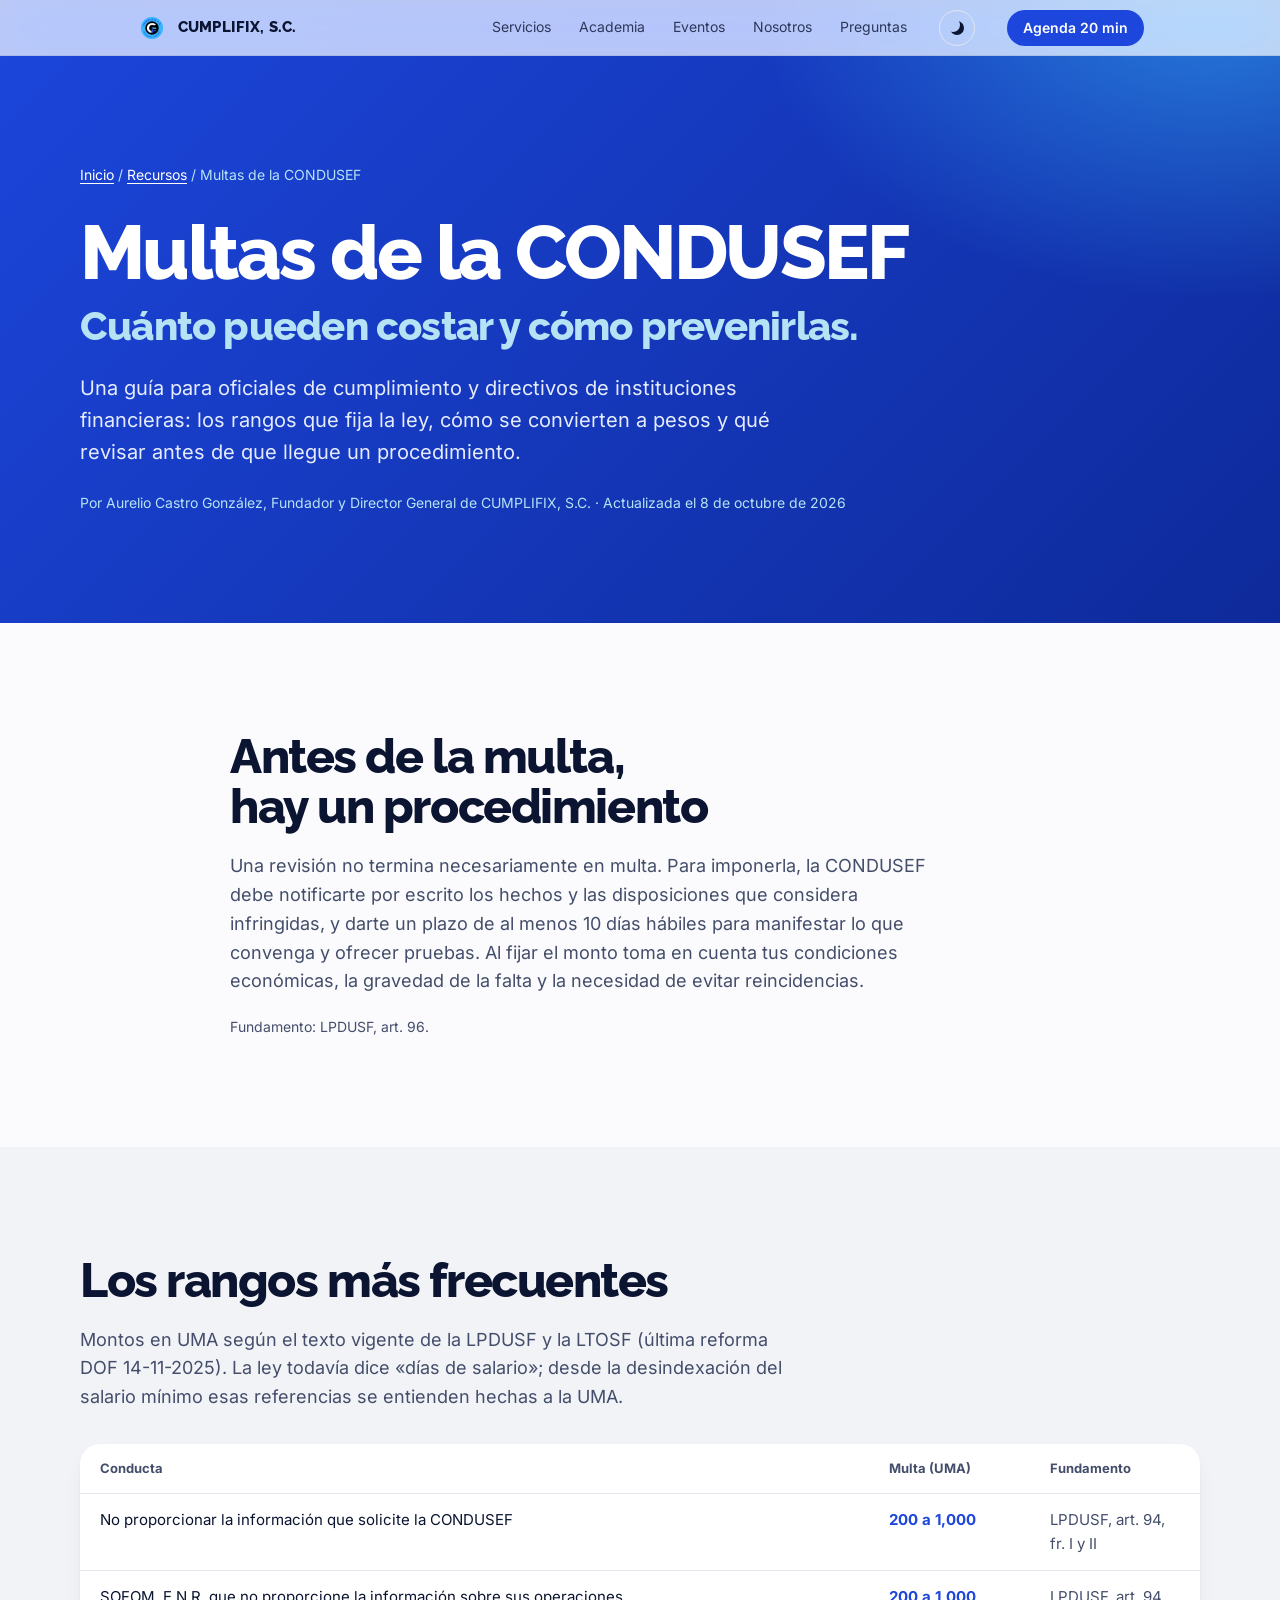
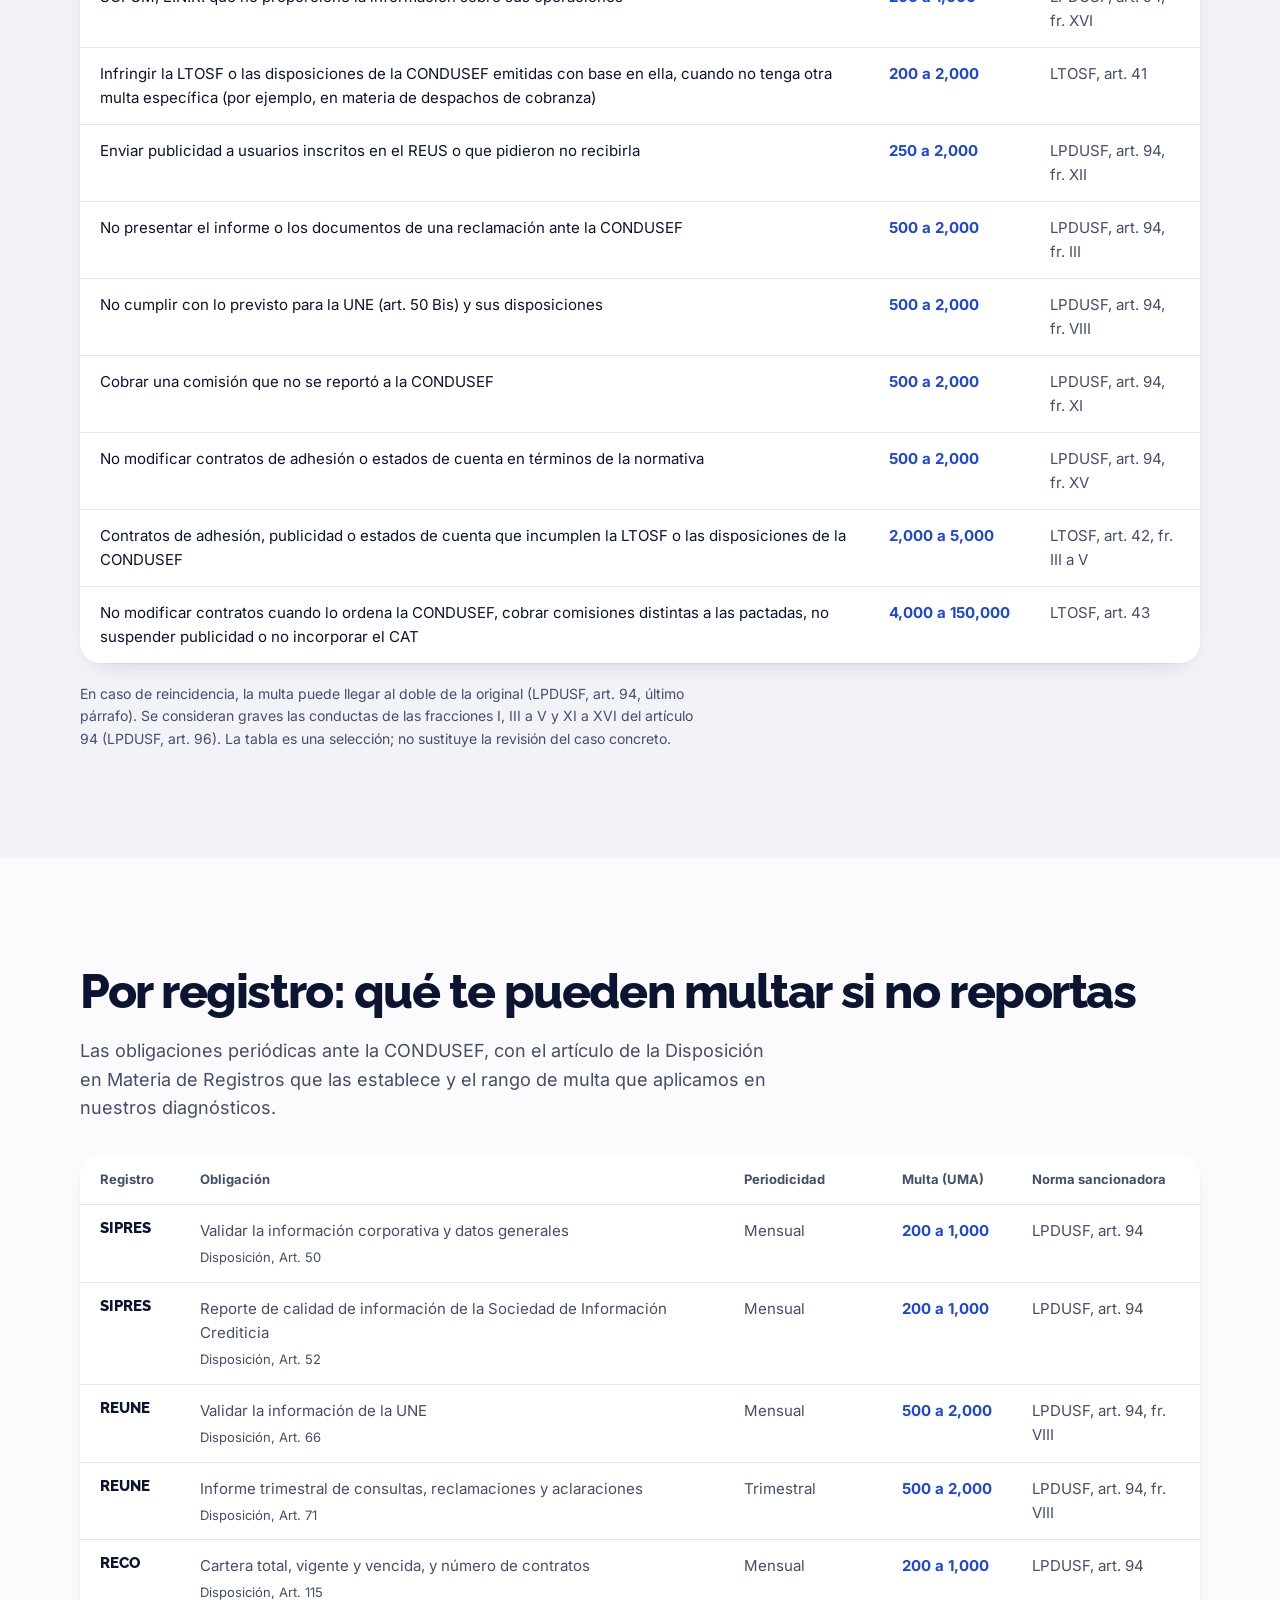
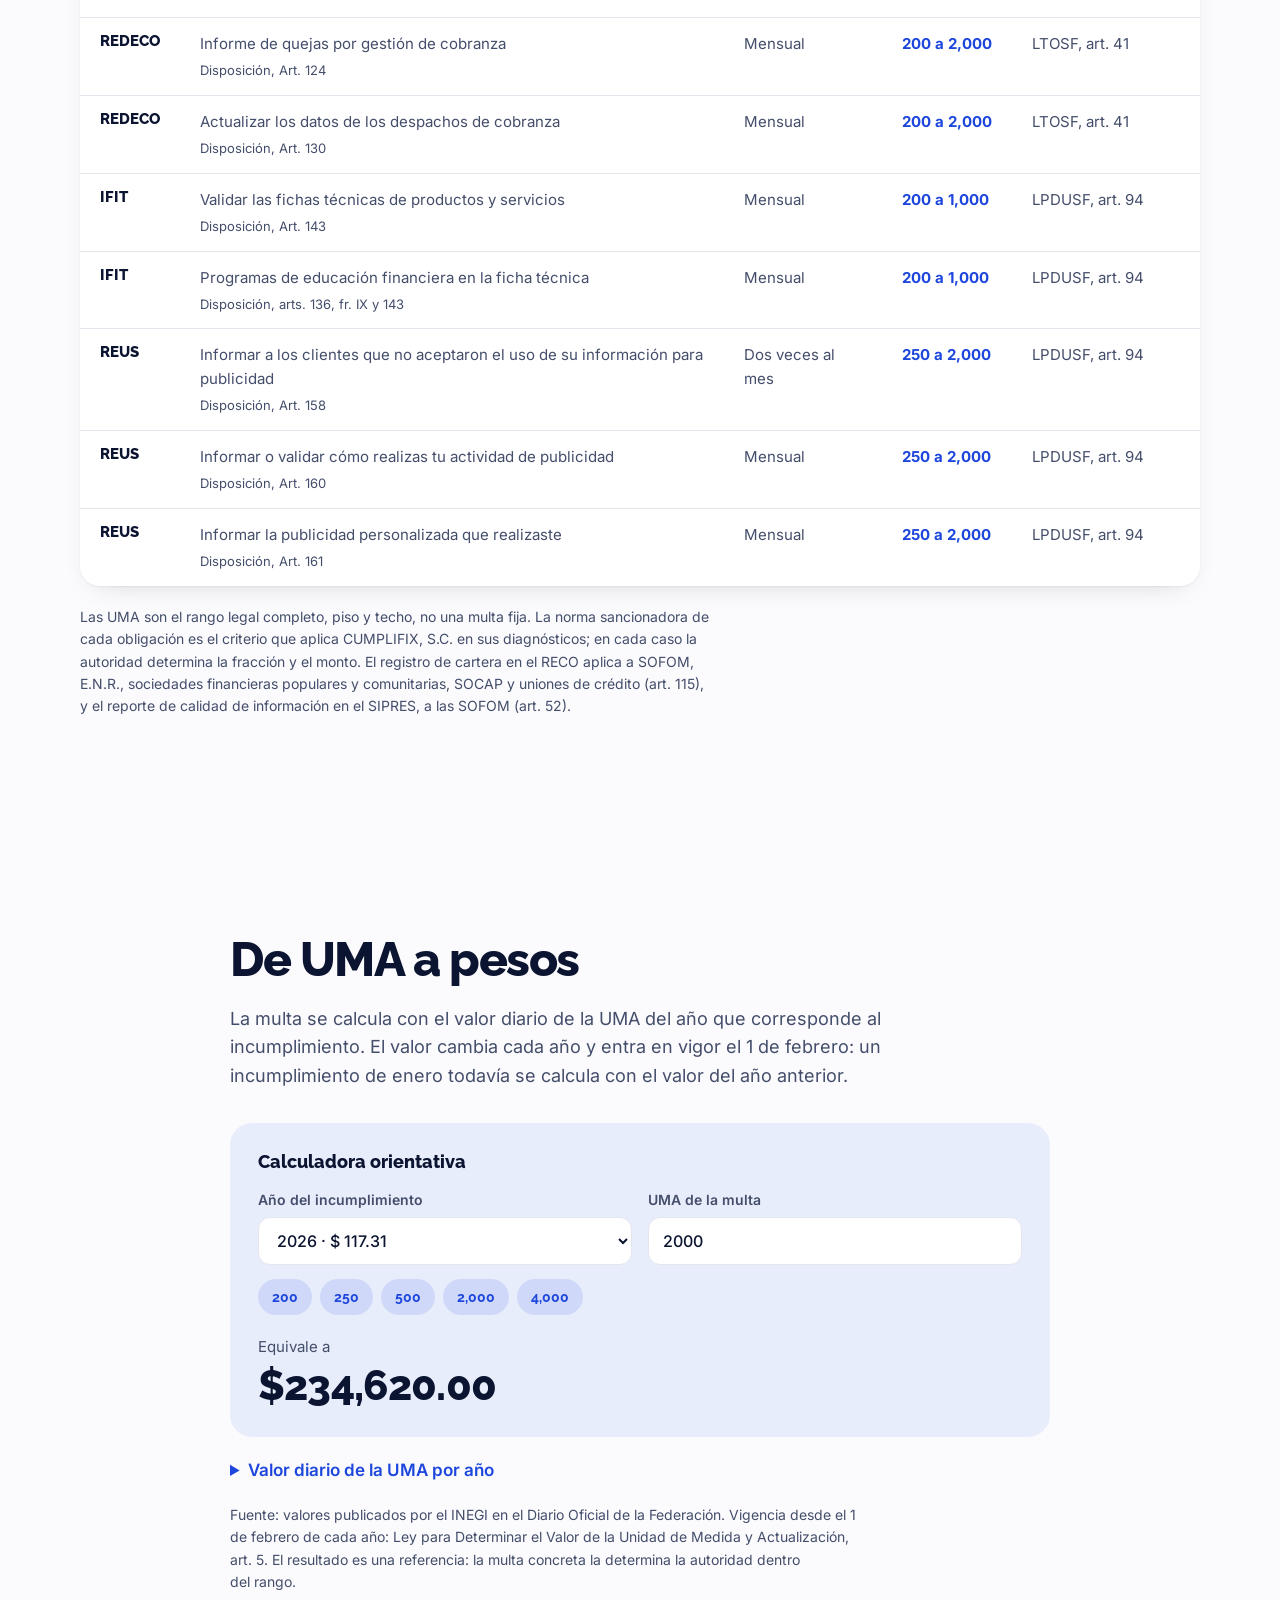
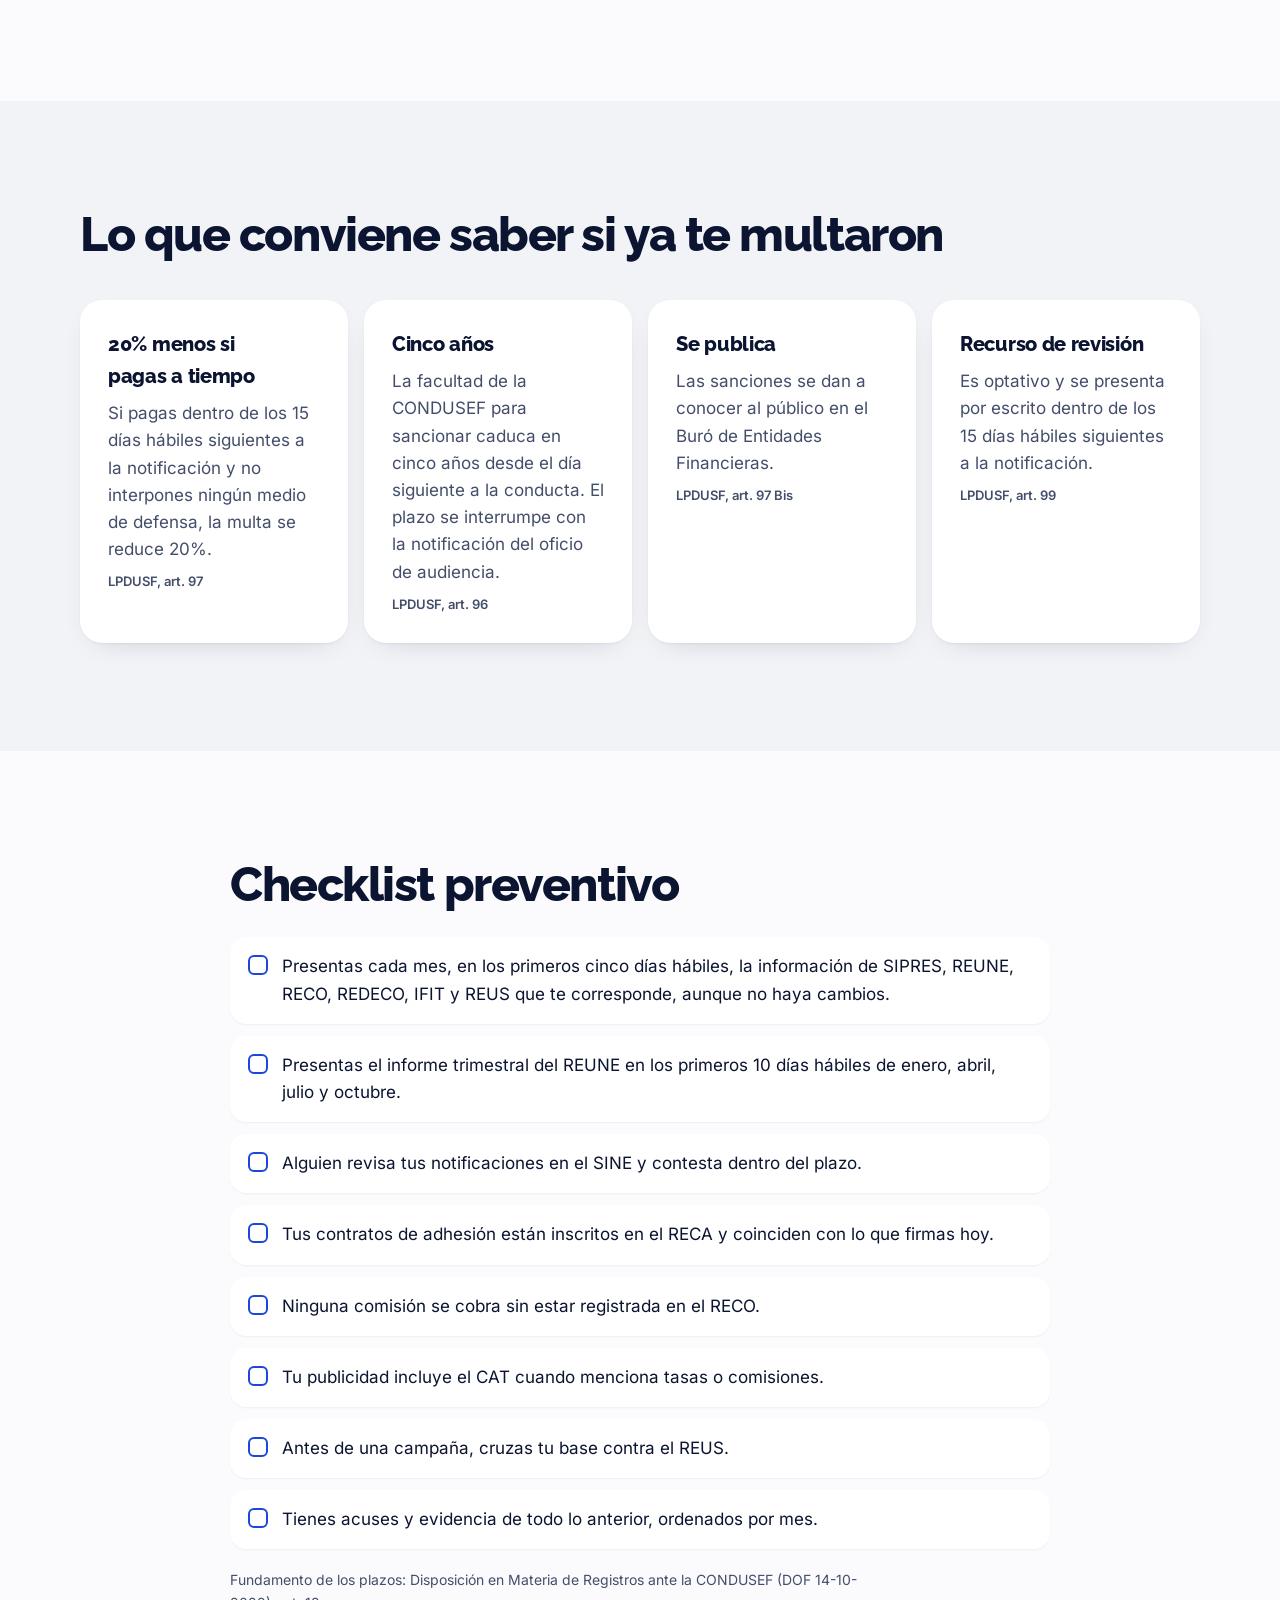
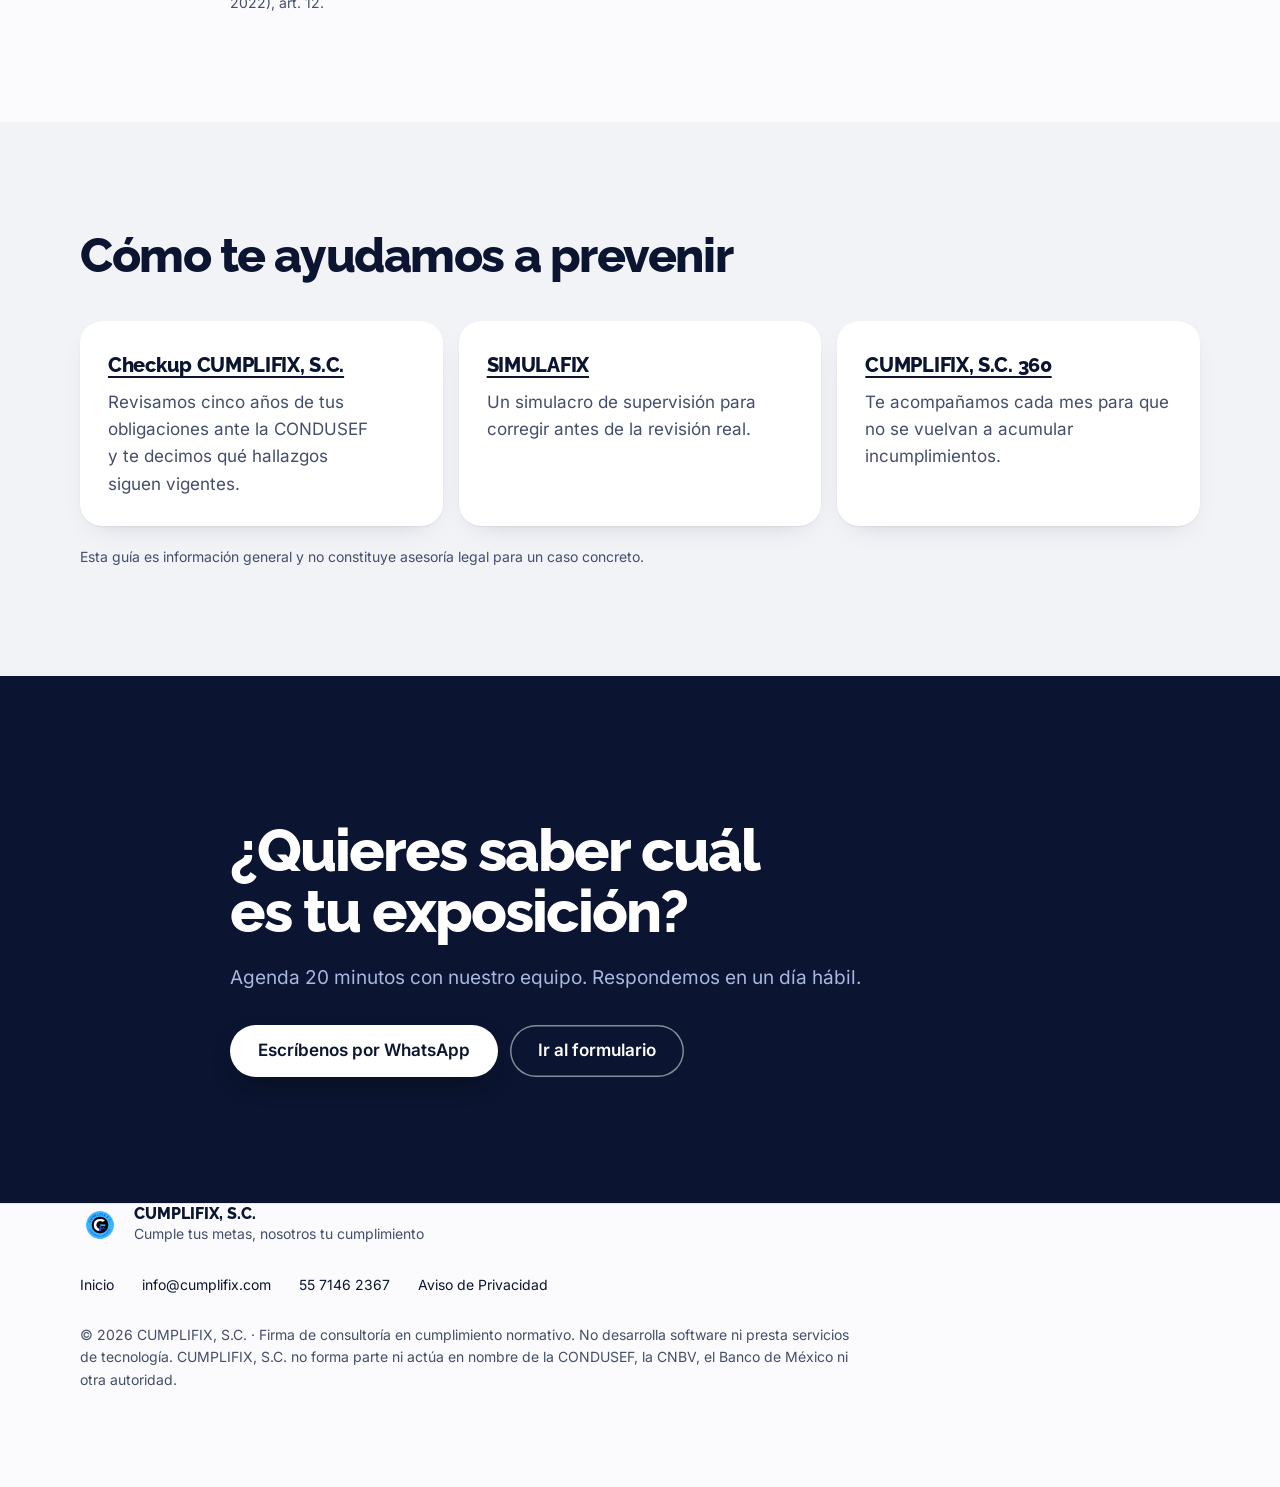
<file: recursos/multas-condusef/index.html>
<!doctype html>
<html lang="es-MX">
<head>
  <meta charset="utf-8">
  <meta http-equiv="Content-Security-Policy" content="default-src 'none'; script-src 'self'; style-src 'self' 'unsafe-inline'; img-src 'self' data:; font-src 'self'; connect-src 'self'; manifest-src 'self'; base-uri 'none'; form-action 'none'; object-src 'none'; upgrade-insecure-requests">
  <meta name="referrer" content="strict-origin-when-cross-origin">
  <meta name="viewport" content="width=device-width, initial-scale=1">
  <title>Multas de la CONDUSEF: montos en UMA y cómo prevenirlas</title>
  <meta name="description" content="Cuánto puede multar la CONDUSEF a una institución financiera: rangos en UMA según la LPDUSF y la LTOSF, valor de la UMA por año, calculadora y checklist preventivo.">
  <meta property="og:site_name" content="CUMPLIFIX, S.C.">
  <meta property="og:title" content="Multas de la CONDUSEF: montos en UMA y cómo prevenirlas">
  <meta property="og:description" content="Rangos de multa en UMA, valor de la UMA por año y checklist para prevenir sanciones.">
  <meta property="og:type" content="article">
  <meta property="og:url" content="https://cumplifix.com/recursos/multas-condusef/">
  <meta property="og:image" content="https://cumplifix.com/assets/img/og-cumplifix.jpg">
  <meta property="og:image:width" content="1200">
  <meta property="og:image:height" content="630">
  <meta property="og:image:alt" content="CUMPLIFIX, S.C. · Cumple tus metas, nosotros tu cumplimiento.">
  <meta property="og:locale" content="es_MX">
  <meta name="twitter:card" content="summary_large_image">
  <meta name="theme-color" content="#FBFBFD" media="(prefers-color-scheme: light)">
  <meta name="theme-color" content="#060A18" media="(prefers-color-scheme: dark)">
  <meta name="color-scheme" content="light dark">
  <link rel="canonical" href="https://cumplifix.com/recursos/multas-condusef/">
  <link rel="icon" type="image/png" href="/assets/img/logo-128.png">
  <link rel="apple-touch-icon" href="/assets/img/logo-128.png">
  <script type="application/ld+json">
{
 "@context": "https://schema.org",
 "@graph": [
  {
   "@type": "Article",
   "@id": "https://cumplifix.com/recursos/multas-condusef/#articulo",
   "headline": "Multas de la CONDUSEF: montos en UMA y cómo prevenirlas",
   "description": "Cuánto puede multar la CONDUSEF a una institución financiera: rangos en UMA según la LPDUSF y la LTOSF, valor de la UMA por año, calculadora y checklist preventivo.",
   "inLanguage": "es-MX",
   "datePublished": "2026-10-08",
   "dateModified": "2026-10-08",
   "author": {
    "@type": "Person",
    "name": "Aurelio Castro González",
    "jobTitle": "Fundador y Director General",
    "worksFor": {
     "@id": "https://cumplifix.com/#organizacion"
    }
   },
   "publisher": {
    "@type": "Organization",
    "@id": "https://cumplifix.com/#organizacion",
    "name": "CUMPLIFIX, S.C.",
    "logo": {
     "@type": "ImageObject",
     "url": "https://cumplifix.com/assets/img/logo-1000.png"
    }
   },
   "mainEntityOfPage": "https://cumplifix.com/recursos/multas-condusef/",
   "image": "https://cumplifix.com/assets/img/og-cumplifix.jpg"
  },
  {
   "@type": "BreadcrumbList",
   "itemListElement": [
    {
     "@type": "ListItem",
     "position": 1,
     "name": "Inicio",
     "item": "https://cumplifix.com/"
    },
    {
     "@type": "ListItem",
     "position": 2,
     "name": "Recursos",
     "item": "https://cumplifix.com/#herramientas"
    },
    {
     "@type": "ListItem",
     "position": 3,
     "name": "Multas de la CONDUSEF",
     "item": "https://cumplifix.com/recursos/multas-condusef/"
    }
   ]
  }
 ]
}
  </script>
  <script src="/assets/js/boot.js?v=20261008b"></script>
  <script src="/assets/js/legal.js?v=20261008c" defer></script>
  <script src="/assets/js/multas.js?v=20261008a" defer></script>
  <link rel="preload" href="/assets/fonts/raleway-var.woff2" as="font" type="font/woff2" crossorigin>
  <link rel="preload" href="/assets/fonts/inter-var.woff2" as="font" type="font/woff2" crossorigin>
  <link rel="stylesheet" href="/assets/css/main.css?v=20261016c">
</head>
<body class="svc-page">
  <a class="skip" href="#contenido">Saltar al contenido</a>
  <header class="nav is-scrolled">
    <div class="nav-inner">
      <a class="brand" href="/" aria-label="CUMPLIFIX, S.C., inicio"><img src="/assets/img/logo-128.png" alt="" width="32" height="32"><span>CUMPLIFIX, S.C.</span></a>
      <button class="menu-btn" type="button" aria-expanded="false" aria-controls="nav-links" aria-label="Abrir menú" data-menu><span></span></button>
      <nav class="nav-links" id="nav-links" aria-label="Principal">
        <a href="/#servicios">Servicios</a>
        <a href="/#academia">Academia</a>
        <a href="/#eventos">Eventos</a>
        <a href="/#equipo">Nosotros</a>
        <a href="/#preguntas">Preguntas</a>
      </nav>
      <button class="theme-btn" type="button" data-theme-toggle aria-label="Cambiar a modo oscuro"><span aria-hidden="true"></span></button>
      <a class="btn btn-sm" href="/#contacto">Agenda 20 min</a>
    </div>
  </header>

  <main id="contenido">
    <section class="sp-hero" aria-labelledby="sp-title">
      <div class="sp-wrap">
        <nav class="sp-crumbs" aria-label="Ruta de navegación"><a href="/">Inicio</a> <span aria-hidden="true">/</span> <a href="/#herramientas">Recursos</a> <span aria-hidden="true">/</span> <span aria-current="page">Multas de la CONDUSEF</span></nav>
        <h1 id="sp-title" class="sp-title">Multas de la CONDUSEF <span>Cuánto pueden costar y cómo prevenirlas.</span></h1>
        <p class="sp-sub">Una guía para oficiales de cumplimiento y directivos de instituciones financieras: los rangos que fija la ley, cómo se convierten a pesos y qué revisar antes de que llegue un procedimiento.</p>
        <p class="sp-byline">Por Aurelio Castro González, Fundador y Director General de CUMPLIFIX, S.C. · Actualizada el 8 de octubre de 2026</p>
      </div>
    </section>

    <section class="sp-sec" aria-labelledby="g-antes">
      <div class="sp-wrap sp-narrow">
        <h2 id="g-antes" class="sp-h2">Antes de la multa, hay un procedimiento</h2>
        <p class="sp-lead">Una revisión no termina necesariamente en multa. Para imponerla, la CONDUSEF debe notificarte por escrito los hechos y las disposiciones que considera infringidas, y darte un plazo de al menos 10 días hábiles para manifestar lo que convenga y ofrecer pruebas. Al fijar el monto toma en cuenta tus condiciones económicas, la gravedad de la falta y la necesidad de evitar reincidencias.</p>
        <p class="sp-note">Fundamento: LPDUSF, art. 96.</p>
      </div>
    </section>

    <section class="sp-sec sp-alt" aria-labelledby="g-rangos">
      <div class="sp-wrap">
        <h2 id="g-rangos" class="sp-h2">Los rangos más frecuentes</h2>
        <p class="sp-lead">Montos en UMA según el texto vigente de la LPDUSF y la LTOSF (última reforma DOF 14-11-2025). La ley todavía dice «días de salario»; desde la desindexación del salario mínimo esas referencias se entienden hechas a la UMA.</p>
        <div class="g-table-wrap">
          <table class="g-table">
            <thead><tr><th scope="col">Conducta</th><th scope="col">Multa (UMA)</th><th scope="col">Fundamento</th></tr></thead>
            <tbody>
            <tr><td>No proporcionar la información que solicite la CONDUSEF</td><td class="num">200 a 1,000</td><td>LPDUSF, art. 94, fr. I y II</td></tr>
            <tr><td>SOFOM, E.N.R. que no proporcione la información sobre sus operaciones</td><td class="num">200 a 1,000</td><td>LPDUSF, art. 94, fr. XVI</td></tr>
            <tr><td>Infringir la LTOSF o las disposiciones de la CONDUSEF emitidas con base en ella, cuando no tenga otra multa específica (por ejemplo, en materia de despachos de cobranza)</td><td class="num">200 a 2,000</td><td>LTOSF, art. 41</td></tr>
            <tr><td>Enviar publicidad a usuarios inscritos en el REUS o que pidieron no recibirla</td><td class="num">250 a 2,000</td><td>LPDUSF, art. 94, fr. XII</td></tr>
            <tr><td>No presentar el informe o los documentos de una reclamación ante la CONDUSEF</td><td class="num">500 a 2,000</td><td>LPDUSF, art. 94, fr. III</td></tr>
            <tr><td>No cumplir con lo previsto para la UNE (art. 50 Bis) y sus disposiciones</td><td class="num">500 a 2,000</td><td>LPDUSF, art. 94, fr. VIII</td></tr>
            <tr><td>Cobrar una comisión que no se reportó a la CONDUSEF</td><td class="num">500 a 2,000</td><td>LPDUSF, art. 94, fr. XI</td></tr>
            <tr><td>No modificar contratos de adhesión o estados de cuenta en términos de la normativa</td><td class="num">500 a 2,000</td><td>LPDUSF, art. 94, fr. XV</td></tr>
            <tr><td>Contratos de adhesión, publicidad o estados de cuenta que incumplen la LTOSF o las disposiciones de la CONDUSEF</td><td class="num">2,000 a 5,000</td><td>LTOSF, art. 42, fr. III a V</td></tr>
            <tr><td>No modificar contratos cuando lo ordena la CONDUSEF, cobrar comisiones distintas a las pactadas, no suspender publicidad o no incorporar el CAT</td><td class="num">4,000 a 150,000</td><td>LTOSF, art. 43</td></tr>
            </tbody>
          </table>
        </div>
        <p class="sp-note">En caso de reincidencia, la multa puede llegar al doble de la original (LPDUSF, art. 94, último párrafo). Se consideran graves las conductas de las fracciones I, III a V y XI a XVI del artículo 94 (LPDUSF, art. 96). La tabla es una selección; no sustituye la revisión del caso concreto.</p>
      </div>
    </section>

    <section class="sp-sec" aria-labelledby="g-registro">
      <div class="sp-wrap">
        <h2 id="g-registro" class="sp-h2">Por registro: qué te pueden multar si no reportas</h2>
        <p class="sp-lead">Las obligaciones periódicas ante la CONDUSEF, con el artículo de la Disposición en Materia de Registros que las establece y el rango de multa que aplicamos en nuestros diagnósticos.</p>
        <div class="g-table-wrap">
          <table class="g-table g-table-reg">
            <thead><tr><th scope="col">Registro</th><th scope="col">Obligación</th><th scope="col">Periodicidad</th><th scope="col">Multa (UMA)</th><th scope="col">Norma sancionadora</th></tr></thead>
            <tbody>
            <tr><td class="reg">SIPRES</td><td>Validar la información corporativa y datos generales<span class="g-art">Disposición, Art. 50</span></td><td>Mensual</td><td class="num">200 a 1,000</td><td>LPDUSF, art. 94</td></tr>
            <tr><td class="reg">SIPRES</td><td>Reporte de calidad de información de la Sociedad de Información Crediticia<span class="g-art">Disposición, Art. 52</span></td><td>Mensual</td><td class="num">200 a 1,000</td><td>LPDUSF, art. 94</td></tr>
            <tr><td class="reg">REUNE</td><td>Validar la información de la UNE<span class="g-art">Disposición, Art. 66</span></td><td>Mensual</td><td class="num">500 a 2,000</td><td>LPDUSF, art. 94, fr. VIII</td></tr>
            <tr><td class="reg">REUNE</td><td>Informe trimestral de consultas, reclamaciones y aclaraciones<span class="g-art">Disposición, Art. 71</span></td><td>Trimestral</td><td class="num">500 a 2,000</td><td>LPDUSF, art. 94, fr. VIII</td></tr>
            <tr><td class="reg">RECO</td><td>Cartera total, vigente y vencida, y número de contratos<span class="g-art">Disposición, Art. 115</span></td><td>Mensual</td><td class="num">200 a 1,000</td><td>LPDUSF, art. 94</td></tr>
            <tr><td class="reg">REDECO</td><td>Informe de quejas por gestión de cobranza<span class="g-art">Disposición, Art. 124</span></td><td>Mensual</td><td class="num">200 a 2,000</td><td>LTOSF, art. 41</td></tr>
            <tr><td class="reg">REDECO</td><td>Actualizar los datos de los despachos de cobranza<span class="g-art">Disposición, Art. 130</span></td><td>Mensual</td><td class="num">200 a 2,000</td><td>LTOSF, art. 41</td></tr>
            <tr><td class="reg">IFIT</td><td>Validar las fichas técnicas de productos y servicios<span class="g-art">Disposición, Art. 143</span></td><td>Mensual</td><td class="num">200 a 1,000</td><td>LPDUSF, art. 94</td></tr>
            <tr><td class="reg">IFIT</td><td>Programas de educación financiera en la ficha técnica<span class="g-art">Disposición, arts. 136, fr. IX y 143</span></td><td>Mensual</td><td class="num">200 a 1,000</td><td>LPDUSF, art. 94</td></tr>
            <tr><td class="reg">REUS</td><td>Informar a los clientes que no aceptaron el uso de su información para publicidad<span class="g-art">Disposición, Art. 158</span></td><td>Dos veces al mes</td><td class="num">250 a 2,000</td><td>LPDUSF, art. 94</td></tr>
            <tr><td class="reg">REUS</td><td>Informar o validar cómo realizas tu actividad de publicidad<span class="g-art">Disposición, Art. 160</span></td><td>Mensual</td><td class="num">250 a 2,000</td><td>LPDUSF, art. 94</td></tr>
            <tr><td class="reg">REUS</td><td>Informar la publicidad personalizada que realizaste<span class="g-art">Disposición, Art. 161</span></td><td>Mensual</td><td class="num">250 a 2,000</td><td>LPDUSF, art. 94</td></tr>
            </tbody>
          </table>
        </div>
        <p class="sp-note">Las UMA son el rango legal completo, piso y techo, no una multa fija. La norma sancionadora de cada obligación es el criterio que aplica CUMPLIFIX, S.C. en sus diagnósticos; en cada caso la autoridad determina la fracción y el monto. El registro de cartera en el RECO aplica a SOFOM, E.N.R., sociedades financieras populares y comunitarias, SOCAP y uniones de crédito (art. 115), y el reporte de calidad de información en el SIPRES, a las SOFOM (art. 52).</p>
      </div>
    </section>

    <section class="sp-sec" aria-labelledby="g-uma">
      <div class="sp-wrap sp-narrow">
        <h2 id="g-uma" class="sp-h2">De UMA a pesos</h2>
        <p class="sp-lead">La multa se calcula con el valor diario de la UMA del año que corresponde al incumplimiento. El valor cambia cada año y entra en vigor el 1 de febrero: un incumplimiento de enero todavía se calcula con el valor del año anterior.</p>
        <div class="g-calc" data-calc role="group" aria-labelledby="g-calc-t">
          <p id="g-calc-t" class="g-calc-t">Calculadora orientativa</p>
          <div class="g-calc-row">
            <label>Año del incumplimiento<select data-uma><option value="117.31">2026 · $ 117.31</option><option value="113.14">2025 · $ 113.14</option><option value="108.57">2024 · $ 108.57</option><option value="103.74">2023 · $ 103.74</option><option value="96.22">2022 · $ 96.22</option><option value="89.62">2021 · $ 89.62</option><option value="86.88">2020 · $ 86.88</option><option value="84.49">2019 · $ 84.49</option><option value="80.6">2018 · $ 80.60</option><option value="75.49">2017 · $ 75.49</option><option value="73.04">2016 · $ 73.04</option></select></label>
            <label>UMA de la multa<input data-umas type="number" inputmode="numeric" min="1" max="150000" step="1" value="2000"></label>
          </div>
          <ul class="g-presets" aria-label="Montos frecuentes"><li><button type="button" data-preset="200">200</button></li><li><button type="button" data-preset="250">250</button></li><li><button type="button" data-preset="500">500</button></li><li><button type="button" data-preset="2000">2,000</button></li><li><button type="button" data-preset="4000">4,000</button></li></ul>
          <p class="g-calc-out" aria-live="polite"><span>Equivale a</span> <b data-out>$ 234,620.00</b></p>
        </div>
        <details class="g-uma-tabla">
          <summary>Valor diario de la UMA por año</summary>
          <table class="g-table g-table-sm">
            <thead><tr><th scope="col">Año</th><th scope="col">Valor diario</th></tr></thead>
            <tbody>
            <tr><td>2026</td><td class="num">$ 117.31</td></tr>
            <tr><td>2025</td><td class="num">$ 113.14</td></tr>
            <tr><td>2024</td><td class="num">$ 108.57</td></tr>
            <tr><td>2023</td><td class="num">$ 103.74</td></tr>
            <tr><td>2022</td><td class="num">$ 96.22</td></tr>
            <tr><td>2021</td><td class="num">$ 89.62</td></tr>
            <tr><td>2020</td><td class="num">$ 86.88</td></tr>
            <tr><td>2019</td><td class="num">$ 84.49</td></tr>
            <tr><td>2018</td><td class="num">$ 80.60</td></tr>
            <tr><td>2017</td><td class="num">$ 75.49</td></tr>
            <tr><td>2016</td><td class="num">$ 73.04</td></tr>
            </tbody>
          </table>
        </details>
        <p class="sp-note">Fuente: valores publicados por el INEGI en el Diario Oficial de la Federación. Vigencia desde el 1 de febrero de cada año: Ley para Determinar el Valor de la Unidad de Medida y Actualización, art. 5. El resultado es una referencia: la multa concreta la determina la autoridad dentro del rango.</p>
      </div>
    </section>

    <section class="sp-sec sp-alt" aria-labelledby="g-reduce">
      <div class="sp-wrap">
        <h2 id="g-reduce" class="sp-h2">Lo que conviene saber si ya te multaron</h2>
        <ul class="sp-grid sp-grid-even">
          <li><h3>20% menos si pagas a tiempo</h3><p>Si pagas dentro de los 15 días hábiles siguientes a la notificación y no interpones ningún medio de defensa, la multa se reduce 20%.</p><p class="sp-fr">LPDUSF, art. 97</p></li>
          <li><h3>Cinco años</h3><p>La facultad de la CONDUSEF para sancionar caduca en cinco años desde el día siguiente a la conducta. El plazo se interrumpe con la notificación del oficio de audiencia.</p><p class="sp-fr">LPDUSF, art. 96</p></li>
          <li><h3>Se publica</h3><p>Las sanciones se dan a conocer al público en el Buró de Entidades Financieras.</p><p class="sp-fr">LPDUSF, art. 97 Bis</p></li>
          <li><h3>Recurso de revisión</h3><p>Es optativo y se presenta por escrito dentro de los 15 días hábiles siguientes a la notificación.</p><p class="sp-fr">LPDUSF, art. 99</p></li>
        </ul>
      </div>
    </section>

    <section class="sp-sec" aria-labelledby="g-check">
      <div class="sp-wrap sp-narrow">
        <h2 id="g-check" class="sp-h2">Checklist preventivo</h2>
        <ul class="g-check">
          <li>Presentas cada mes, en los primeros cinco días hábiles, la información de SIPRES, REUNE, RECO, REDECO, IFIT y REUS que te corresponde, aunque no haya cambios.</li>
          <li>Presentas el informe trimestral del REUNE en los primeros 10 días hábiles de enero, abril, julio y octubre.</li>
          <li>Alguien revisa tus notificaciones en el SINE y contesta dentro del plazo.</li>
          <li>Tus contratos de adhesión están inscritos en el RECA y coinciden con lo que firmas hoy.</li>
          <li>Ninguna comisión se cobra sin estar registrada en el RECO.</li>
          <li>Tu publicidad incluye el CAT cuando menciona tasas o comisiones.</li>
          <li>Antes de una campaña, cruzas tu base contra el REUS.</li>
          <li>Tienes acuses y evidencia de todo lo anterior, ordenados por mes.</li>
        </ul>
        <p class="sp-note">Fundamento de los plazos: Disposición en Materia de Registros ante la CONDUSEF (DOF 14-10-2022), art. 12.</p>
      </div>
    </section>

    <section class="sp-sec sp-alt" aria-labelledby="g-ayuda">
      <div class="sp-wrap">
        <h2 id="g-ayuda" class="sp-h2">Cómo te ayudamos a prevenir</h2>
        <ul class="sp-grid sp-grid-even">
          <li><h3><a href="/servicios/checkup/">Checkup CUMPLIFIX, S.C.</a></h3><p>Revisamos cinco años de tus obligaciones ante la CONDUSEF y te decimos qué hallazgos siguen vigentes.</p></li>
          <li><h3><a href="/servicios/simulafix/">SIMULAFIX</a></h3><p>Un simulacro de supervisión para corregir antes de la revisión real.</p></li>
          <li><h3><a href="/servicios/cumplifix-360/">CUMPLIFIX, S.C. 360</a></h3><p>Te acompañamos cada mes para que no se vuelvan a acumular incumplimientos.</p></li>
        </ul>
        <p class="sp-note">Esta guía es información general y no constituye asesoría legal para un caso concreto.</p>
      </div>
    </section>

    <section class="contact sp-cta" aria-labelledby="sp-cta">
      <div class="sp-wrap sp-narrow">
        <h2 id="sp-cta" class="contact-title">¿Quieres saber cuál es tu exposición?</h2>
        <p class="contact-sub">Agenda 20 minutos con nuestro equipo. Respondemos en un día hábil.</p>
        <div class="sp-ctas">
          <a class="btn btn-light" href="https://wa.me/525571462367?text=Hola%2C%20le%C3%AD%20la%20gu%C3%ADa%20de%20multas%20de%20la%20CONDUSEF%20y%20quiero%20revisar%20mi%20caso." target="_blank" rel="noopener">Escríbenos por WhatsApp</a>
          <a class="btn btn-ghost-dark" href="/#contacto">Ir al formulario</a>
        </div>
      </div>
    </section>
  </main>

  <footer class="foot">
    <div class="foot-inner">
      <div class="foot-brand">
        <img src="/assets/img/logo-128.png" alt="" width="40" height="40">
        <div><b>CUMPLIFIX, S.C.</b><span>Cumple tus metas, nosotros tu cumplimiento</span></div>
      </div>
      <ul class="foot-links">
        <li><a href="/">Inicio</a></li>
        <li><a href="mailto:info@cumplifix.com">info@cumplifix.com</a></li>
        <li><a href="tel:+525571462367">55 7146 2367</a></li>
        <li><a href="/aviso-de-privacidad.html">Aviso de Privacidad</a></li>
      </ul>
      <p class="foot-legal">© 2026 CUMPLIFIX, S.C. · Firma de consultoría en cumplimiento normativo. No desarrolla software ni presta servicios de tecnología. CUMPLIFIX, S.C. no forma parte ni actúa en nombre de la CONDUSEF, la CNBV, el Banco de México ni otra autoridad.</p>
    </div>
  </footer>
</body>
</html>
</file>
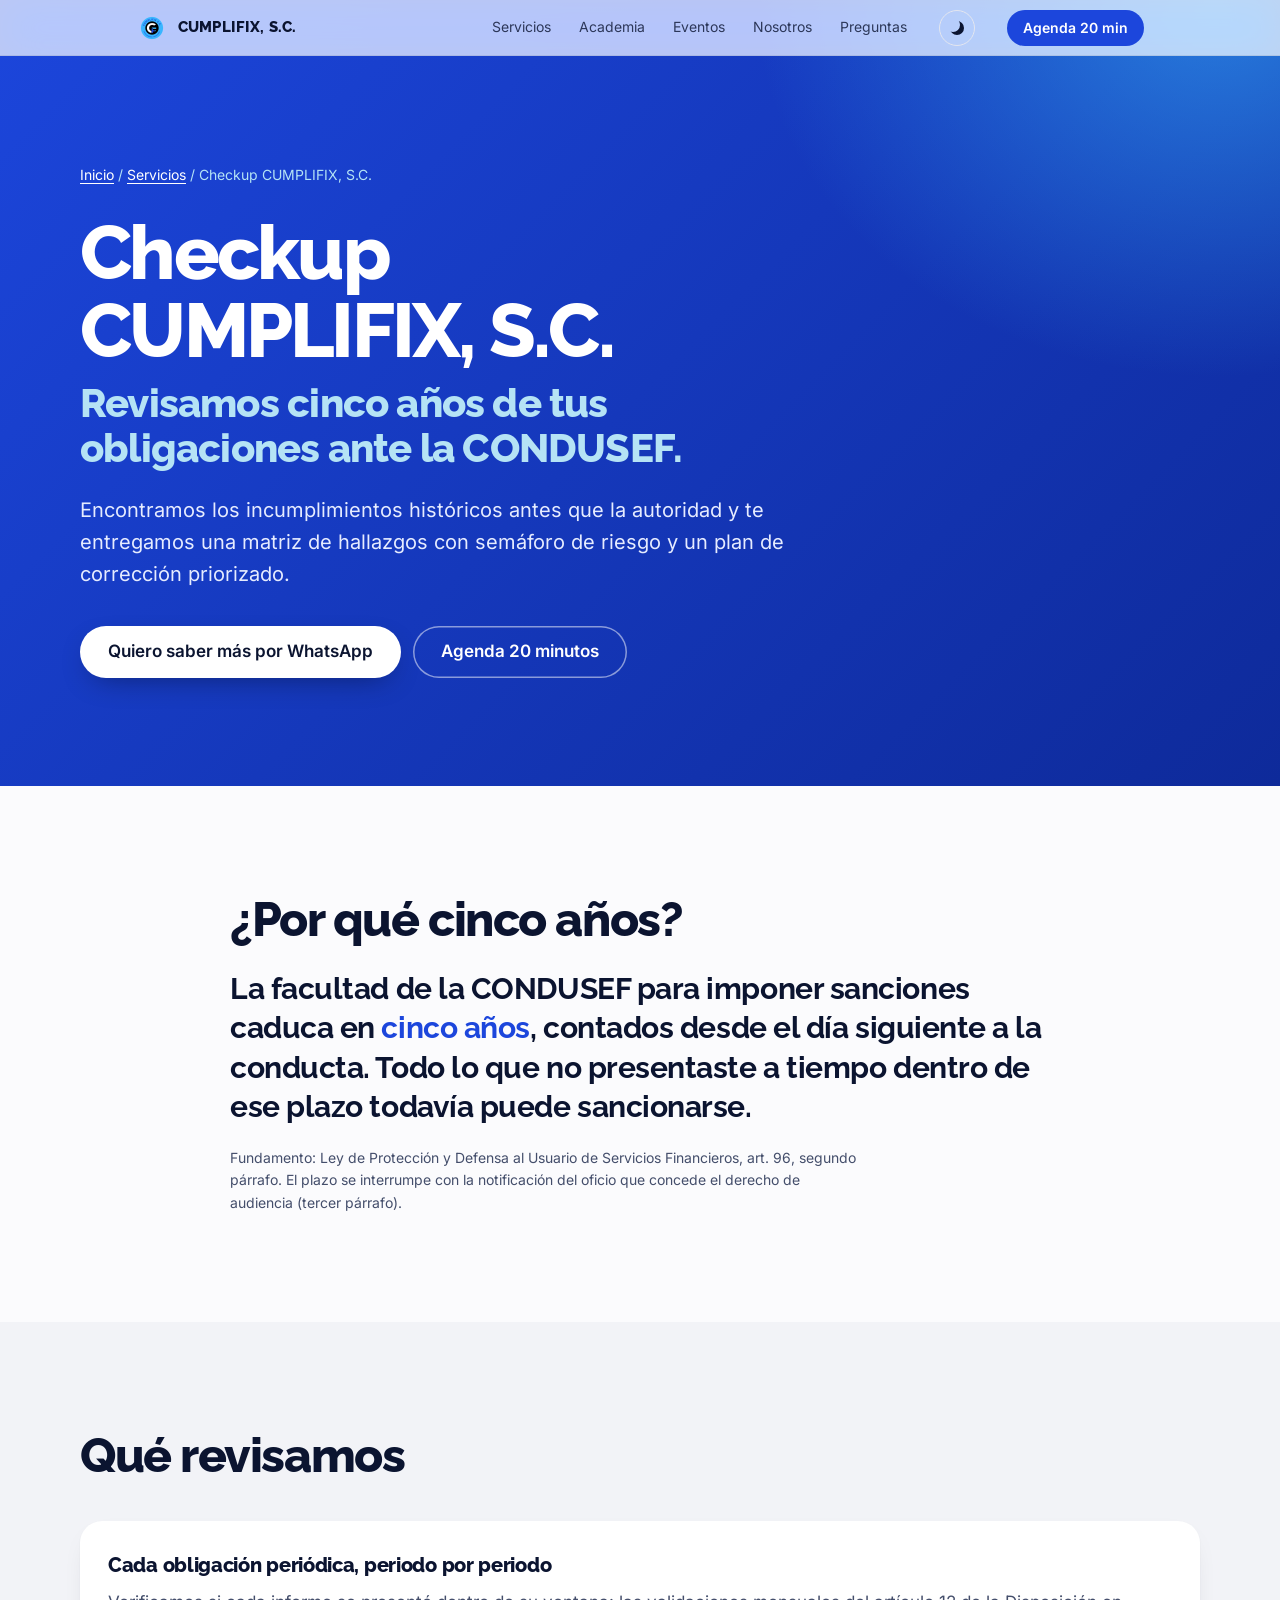
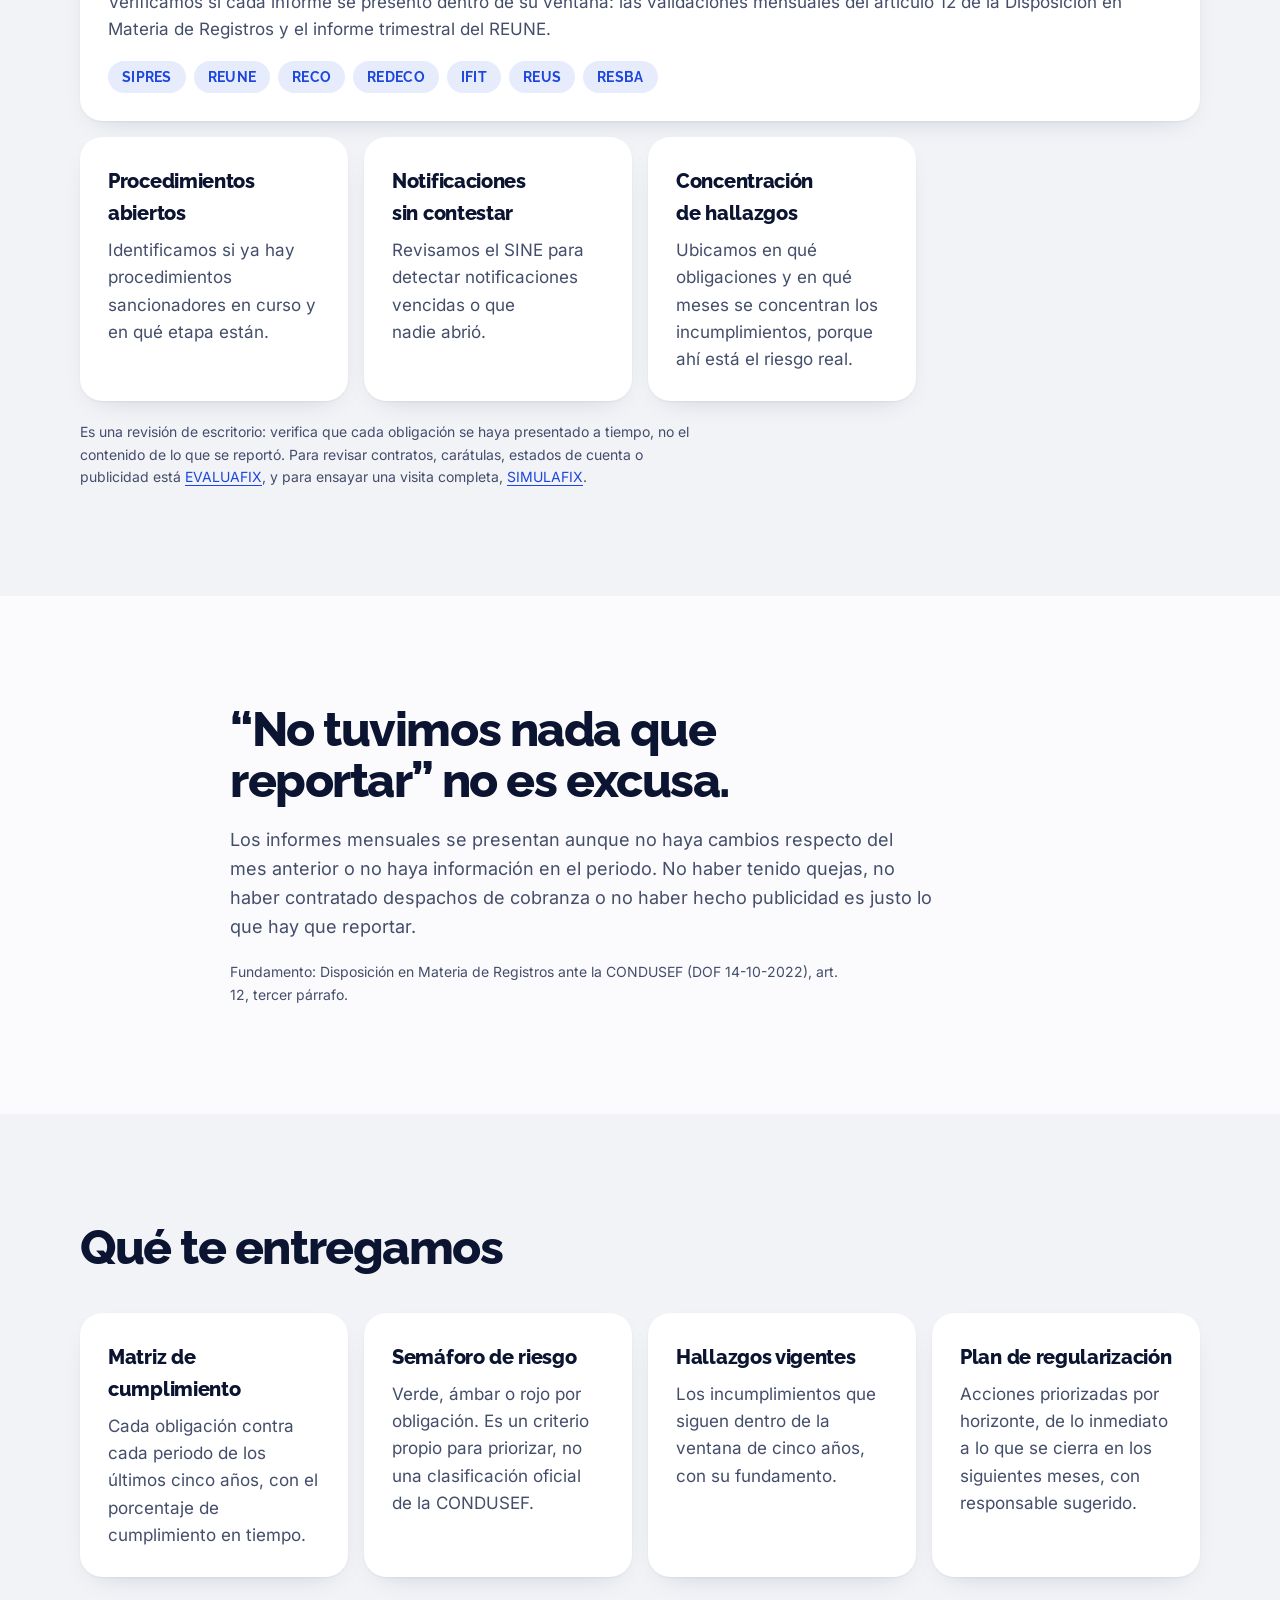
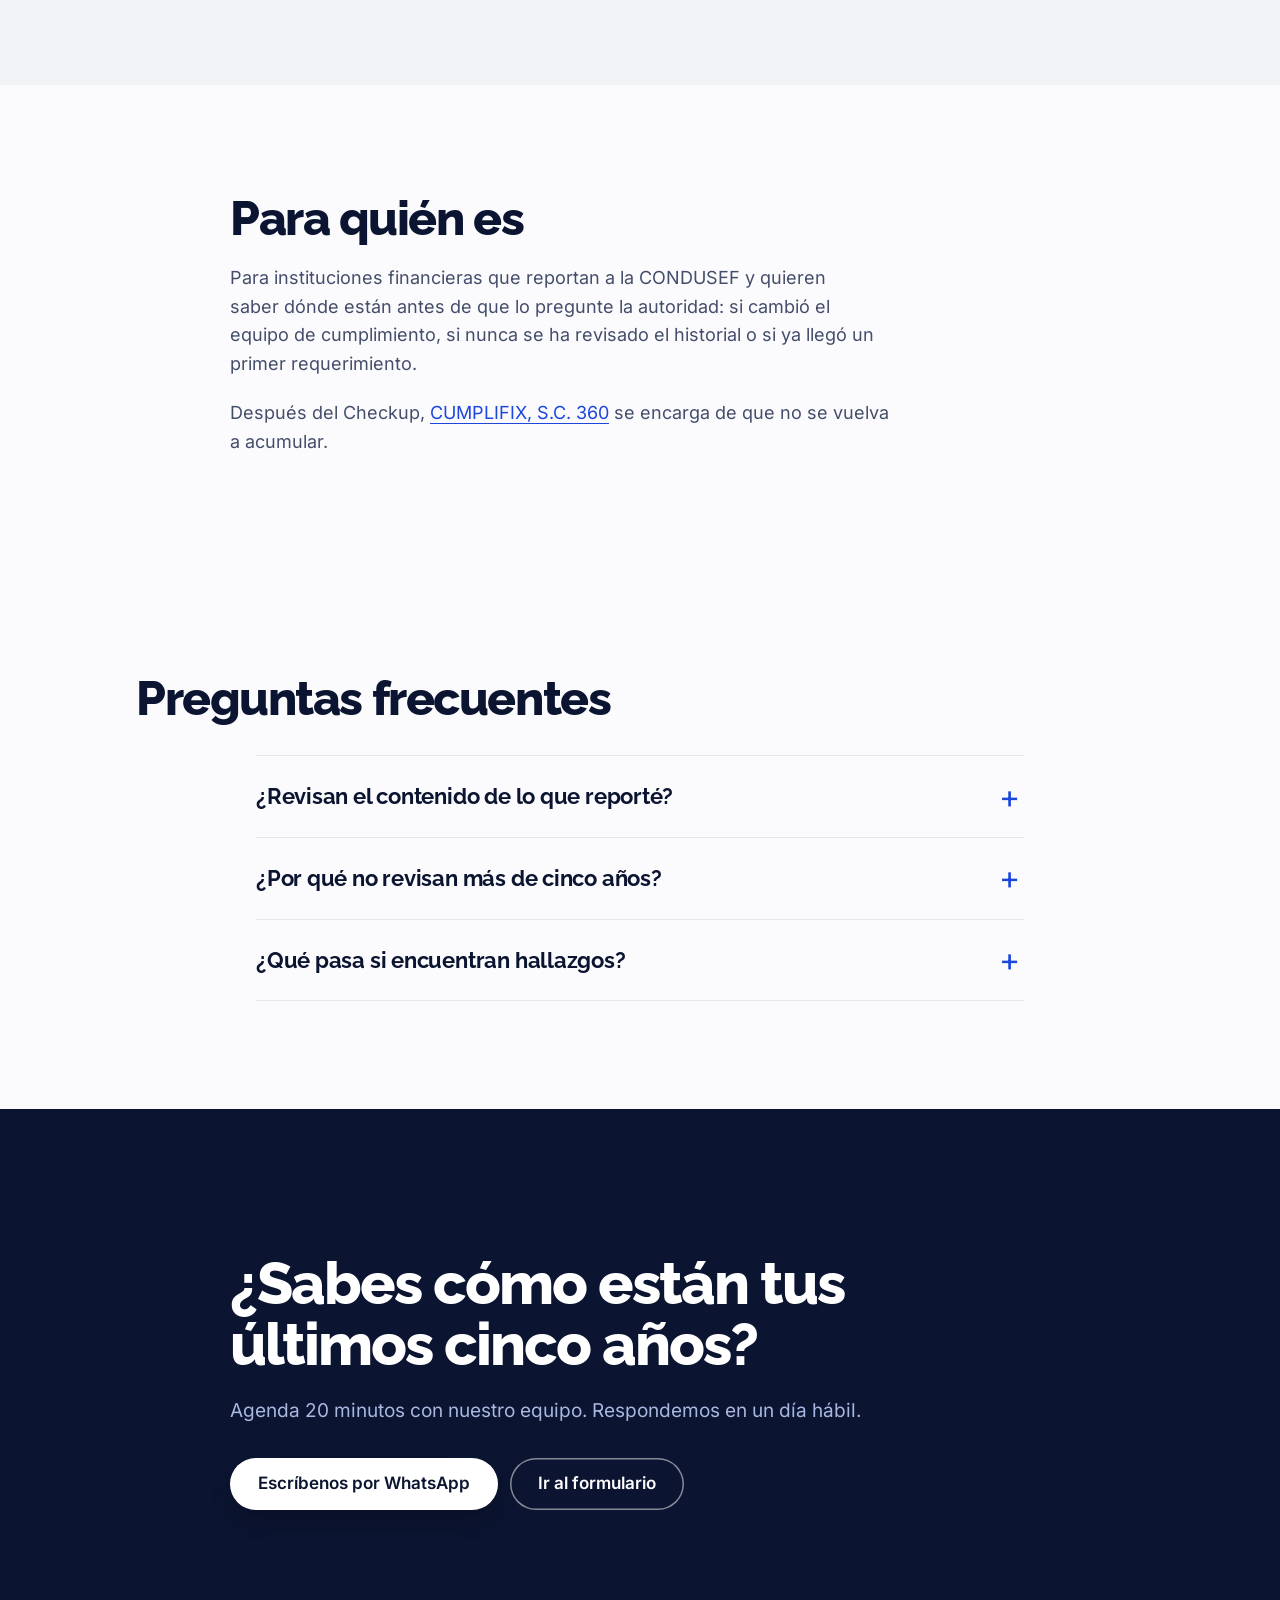
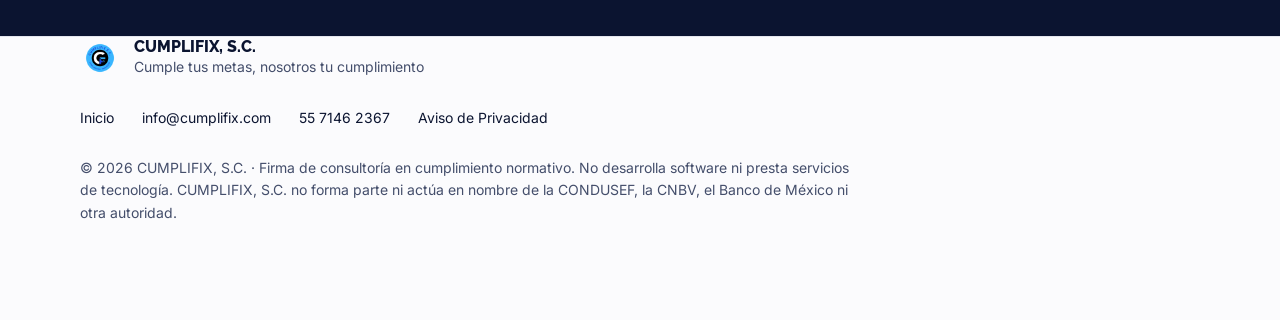
<file: servicios/checkup/index.html>
<!doctype html>
<html lang="es-MX">
<head>
  <meta charset="utf-8">
  <meta http-equiv="Content-Security-Policy" content="default-src 'none'; script-src 'self'; style-src 'self' 'unsafe-inline'; img-src 'self' data:; font-src 'self'; connect-src 'self'; manifest-src 'self'; base-uri 'none'; form-action 'none'; object-src 'none'; upgrade-insecure-requests">
  <meta name="referrer" content="strict-origin-when-cross-origin">
  <meta name="viewport" content="width=device-width, initial-scale=1">
  <title>Checkup CUMPLIFIX, S.C. · Diagnóstico de cumplimiento ante la CONDUSEF</title>
  <meta name="description" content="Revisamos cinco años de tus obligaciones ante la CONDUSEF: matriz de cumplimiento, semáforo de riesgo, hallazgos vigentes y plan de regularización.">
  <meta property="og:site_name" content="CUMPLIFIX, S.C.">
  <meta property="og:title" content="Checkup CUMPLIFIX, S.C. · Diagnóstico de cumplimiento ante la CONDUSEF">
  <meta property="og:description" content="Encuentra tus incumplimientos históricos ante la CONDUSEF antes que la autoridad.">
  <meta property="og:type" content="website">
  <meta property="og:url" content="https://cumplifix.com/servicios/checkup/">
  <meta property="og:image" content="https://cumplifix.com/assets/img/og-cumplifix.jpg">
  <meta property="og:image:width" content="1200">
  <meta property="og:image:height" content="630">
  <meta property="og:image:alt" content="CUMPLIFIX, S.C. · Cumple tus metas, nosotros tu cumplimiento.">
  <meta property="og:locale" content="es_MX">
  <meta name="twitter:card" content="summary_large_image">
  <meta name="theme-color" content="#FBFBFD" media="(prefers-color-scheme: light)">
  <meta name="theme-color" content="#060A18" media="(prefers-color-scheme: dark)">
  <meta name="color-scheme" content="light dark">
  <link rel="canonical" href="https://cumplifix.com/servicios/checkup/">
  <link rel="icon" type="image/png" href="/assets/img/logo-128.png">
  <link rel="apple-touch-icon" href="/assets/img/logo-128.png">
  <script type="application/ld+json">
{
 "@context": "https://schema.org",
 "@graph": [
  {
   "@type": "Service",
   "@id": "https://cumplifix.com/servicios/checkup/#servicio",
   "name": "Checkup CUMPLIFIX, S.C.",
   "serviceType": "Diagnóstico de cumplimiento de obligaciones ante la CONDUSEF",
   "description": "Revisión de escritorio de las obligaciones periódicas de información ante la CONDUSEF de los últimos cinco años, con matriz de cumplimiento, semáforo de riesgo, hallazgos vigentes y plan de regularización.",
   "provider": {
    "@type": "Organization",
    "@id": "https://cumplifix.com/#organizacion",
    "name": "CUMPLIFIX, S.C.",
    "url": "https://cumplifix.com/"
   },
   "areaServed": {
    "@type": "Country",
    "name": "México"
   },
   "audience": {
    "@type": "BusinessAudience",
    "audienceType": "Instituciones financieras"
   },
   "url": "https://cumplifix.com/servicios/checkup/"
  },
  {
   "@type": "BreadcrumbList",
   "itemListElement": [
    {
     "@type": "ListItem",
     "position": 1,
     "name": "Inicio",
     "item": "https://cumplifix.com/"
    },
    {
     "@type": "ListItem",
     "position": 2,
     "name": "Servicios",
     "item": "https://cumplifix.com/#servicios"
    },
    {
     "@type": "ListItem",
     "position": 3,
     "name": "Checkup CUMPLIFIX, S.C.",
     "item": "https://cumplifix.com/servicios/checkup/"
    }
   ]
  }
 ]
}
  </script>
  <script src="/assets/js/boot.js?v=20261008b"></script>
  <script src="/assets/js/legal.js?v=20261008c" defer></script>
  <link rel="preload" href="/assets/fonts/raleway-var.woff2" as="font" type="font/woff2" crossorigin>
  <link rel="preload" href="/assets/fonts/inter-var.woff2" as="font" type="font/woff2" crossorigin>
  <link rel="stylesheet" href="/assets/css/main.css?v=20261016c">
</head>
<body class="svc-page">
  <a class="skip" href="#contenido">Saltar al contenido</a>
  <header class="nav is-scrolled">
    <div class="nav-inner">
      <a class="brand" href="/" aria-label="CUMPLIFIX, S.C., inicio"><img src="/assets/img/logo-128.png" alt="" width="32" height="32"><span>CUMPLIFIX, S.C.</span></a>
      <button class="menu-btn" type="button" aria-expanded="false" aria-controls="nav-links" aria-label="Abrir menú" data-menu><span></span></button>
      <nav class="nav-links" id="nav-links" aria-label="Principal">
        <a href="/#servicios">Servicios</a>
        <a href="/#academia">Academia</a>
        <a href="/#eventos">Eventos</a>
        <a href="/#equipo">Nosotros</a>
        <a href="/#preguntas">Preguntas</a>
      </nav>
      <button class="theme-btn" type="button" data-theme-toggle aria-label="Cambiar a modo oscuro"><span aria-hidden="true"></span></button>
      <a class="btn btn-sm" href="/#contacto">Agenda 20 min</a>
    </div>
  </header>

  <main id="contenido">
    <section class="sp-hero" aria-labelledby="sp-title">
      <div class="sp-wrap">
        <nav class="sp-crumbs" aria-label="Ruta de navegación"><a href="/">Inicio</a> <span aria-hidden="true">/</span> <a href="/#servicios">Servicios</a> <span aria-hidden="true">/</span> <span aria-current="page">Checkup CUMPLIFIX, S.C.</span></nav>
        <h1 id="sp-title" class="sp-title">Checkup CUMPLIFIX, S.C. <span>Revisamos cinco años de tus obligaciones ante la CONDUSEF.</span></h1>
        <p class="sp-sub">Encontramos los incumplimientos históricos antes que la autoridad y te entregamos una matriz de hallazgos con semáforo de riesgo y un plan de corrección priorizado.</p>
        <div class="sp-ctas">
          <a class="btn btn-light" href="https://wa.me/525571462367?text=Hola%2C%20quiero%20saber%20m%C3%A1s%20sobre%20el%20Checkup%20CUMPLIFIX%2C%20S.C." target="_blank" rel="noopener">Quiero saber más por WhatsApp</a>
          <a class="btn btn-ghost-dark" href="/#contacto">Agenda 20 minutos</a>
        </div>
      </div>
    </section>

    <section class="sp-sec" aria-labelledby="sp-cinco">
      <div class="sp-wrap sp-narrow">
        <h2 id="sp-cinco" class="sp-h2">¿Por qué cinco años?</h2>
        <p class="sp-big">La facultad de la CONDUSEF para imponer sanciones caduca en <em>cinco años</em>, contados desde el día siguiente a la conducta. Todo lo que no presentaste a tiempo dentro de ese plazo todavía puede sancionarse.</p>
        <p class="sp-note">Fundamento: Ley de Protección y Defensa al Usuario de Servicios Financieros, art. 96, segundo párrafo. El plazo se interrumpe con la notificación del oficio que concede el derecho de audiencia (tercer párrafo).</p>
      </div>
    </section>

    <section class="sp-sec sp-alt" aria-labelledby="sp-revisamos">
      <div class="sp-wrap">
        <h2 id="sp-revisamos" class="sp-h2">Qué revisamos</h2>
        <ul class="sp-grid">
          <li><h3>Cada obligación periódica, periodo por periodo</h3><p>Verificamos si cada informe se presentó dentro de su ventana: las validaciones mensuales del artículo 12 de la Disposición en Materia de Registros y el informe trimestral del REUNE.</p>
            <ul class="chips"><li>SIPRES</li><li>REUNE</li><li>RECO</li><li>REDECO</li><li>IFIT</li><li>REUS</li><li>RESBA</li></ul></li>
          <li><h3>Procedimientos abiertos</h3><p>Identificamos si ya hay procedimientos sancionadores en curso y en qué etapa están.</p></li>
          <li><h3>Notificaciones sin contestar</h3><p>Revisamos el SINE para detectar notificaciones vencidas o que nadie abrió.</p></li>
          <li><h3>Concentración de hallazgos</h3><p>Ubicamos en qué obligaciones y en qué meses se concentran los incumplimientos, porque ahí está el riesgo real.</p></li>
        </ul>
        <p class="sp-note">Es una revisión de escritorio: verifica que cada obligación se haya presentado a tiempo, no el contenido de lo que se reportó. Para revisar contratos, carátulas, estados de cuenta o publicidad está <a href="/#servicios">EVALUAFIX</a>, y para ensayar una visita completa, <a href="/servicios/simulafix/">SIMULAFIX</a>.</p>
      </div>
    </section>

    <section class="sp-sec" aria-labelledby="sp-nocambios">
      <div class="sp-wrap sp-narrow">
        <h2 id="sp-nocambios" class="sp-h2">“No tuvimos nada que reportar” no es excusa.</h2>
        <p class="sp-lead">Los informes mensuales se presentan aunque no haya cambios respecto del mes anterior o no haya información en el periodo. No haber tenido quejas, no haber contratado despachos de cobranza o no haber hecho publicidad es justo lo que hay que reportar.</p>
        <p class="sp-note">Fundamento: Disposición en Materia de Registros ante la CONDUSEF (DOF 14-10-2022), art. 12, tercer párrafo.</p>
      </div>
    </section>

    <section class="sp-sec sp-alt" aria-labelledby="sp-entregamos">
      <div class="sp-wrap">
        <h2 id="sp-entregamos" class="sp-h2">Qué te entregamos</h2>
        <ul class="sp-grid sp-grid-even">
          <li><h3>Matriz de cumplimiento</h3><p>Cada obligación contra cada periodo de los últimos cinco años, con el porcentaje de cumplimiento en tiempo.</p></li>
          <li><h3>Semáforo de riesgo</h3><p>Verde, ámbar o rojo por obligación. Es un criterio propio para priorizar, no una clasificación oficial de la CONDUSEF.</p></li>
          <li><h3>Hallazgos vigentes</h3><p>Los incumplimientos que siguen dentro de la ventana de cinco años, con su fundamento.</p></li>
          <li><h3>Plan de regularización</h3><p>Acciones priorizadas por horizonte, de lo inmediato a lo que se cierra en los siguientes meses, con responsable sugerido.</p></li>
        </ul>
      </div>
    </section>

    <section class="sp-sec" aria-labelledby="sp-para">
      <div class="sp-wrap sp-narrow">
        <h2 id="sp-para" class="sp-h2">Para quién es</h2>
        <p class="sp-lead">Para instituciones financieras que reportan a la CONDUSEF y quieren saber dónde están antes de que lo pregunte la autoridad: si cambió el equipo de cumplimiento, si nunca se ha revisado el historial o si ya llegó un primer requerimiento.</p>
        <p class="sp-lead">Después del Checkup, <a href="/servicios/cumplifix-360/">CUMPLIFIX, S.C. 360</a> se encarga de que no se vuelva a acumular.</p>
      </div>
    </section>

    <section class="faq sp-faq" aria-labelledby="sp-faq">
      <header class="sec-head"><h2 id="sp-faq" class="sp-h2">Preguntas frecuentes</h2></header>
      <div class="faq-list">
        <details>
          <summary>¿Revisan el contenido de lo que reporté?</summary>
          <p>No. El Checkup verifica que cada obligación se haya presentado dentro de su ventana. Si quieres revisar el contenido de tus documentos, lo vemos con EVALUAFIX o SIMULAFIX.</p>
        </details>
        <details>
          <summary>¿Por qué no revisan más de cinco años?</summary>
          <p>Porque es el plazo en el que caduca la facultad de la CONDUSEF para imponer sanciones administrativas. Lo que queda fuera de ese plazo ya no puede sancionarse.</p>
          <p class="faq-src">LPDUSF, art. 96.</p>
        </details>
        <details>
          <summary>¿Qué pasa si encuentran hallazgos?</summary>
          <p>Te entregamos un plan de regularización con lo que conviene atender primero, como las notificaciones vencidas y los procedimientos abiertos, y lo que se puede ordenar en los siguientes meses.</p>
        </details>
      </div>
    </section>

    <section class="contact sp-cta" aria-labelledby="sp-cta">
      <div class="sp-wrap sp-narrow">
        <h2 id="sp-cta" class="contact-title">¿Sabes cómo están tus últimos cinco años?</h2>
        <p class="contact-sub">Agenda 20 minutos con nuestro equipo. Respondemos en un día hábil.</p>
        <div class="sp-ctas">
          <a class="btn btn-light" href="https://wa.me/525571462367?text=Hola%2C%20quiero%20saber%20m%C3%A1s%20sobre%20el%20Checkup%20CUMPLIFIX%2C%20S.C." target="_blank" rel="noopener">Escríbenos por WhatsApp</a>
          <a class="btn btn-ghost-dark" href="/#contacto">Ir al formulario</a>
        </div>
      </div>
    </section>
  </main>

  <footer class="foot">
    <div class="foot-inner">
      <div class="foot-brand">
        <img src="/assets/img/logo-128.png" alt="" width="40" height="40">
        <div><b>CUMPLIFIX, S.C.</b><span>Cumple tus metas, nosotros tu cumplimiento</span></div>
      </div>
      <ul class="foot-links">
        <li><a href="/">Inicio</a></li>
        <li><a href="mailto:info@cumplifix.com">info@cumplifix.com</a></li>
        <li><a href="tel:+525571462367">55 7146 2367</a></li>
        <li><a href="/aviso-de-privacidad.html">Aviso de Privacidad</a></li>
      </ul>
      <p class="foot-legal">© 2026 CUMPLIFIX, S.C. · Firma de consultoría en cumplimiento normativo. No desarrolla software ni presta servicios de tecnología. CUMPLIFIX, S.C. no forma parte ni actúa en nombre de la CONDUSEF, la CNBV, el Banco de México ni otra autoridad.</p>
    </div>
  </footer>
</body>
</html>
</file>
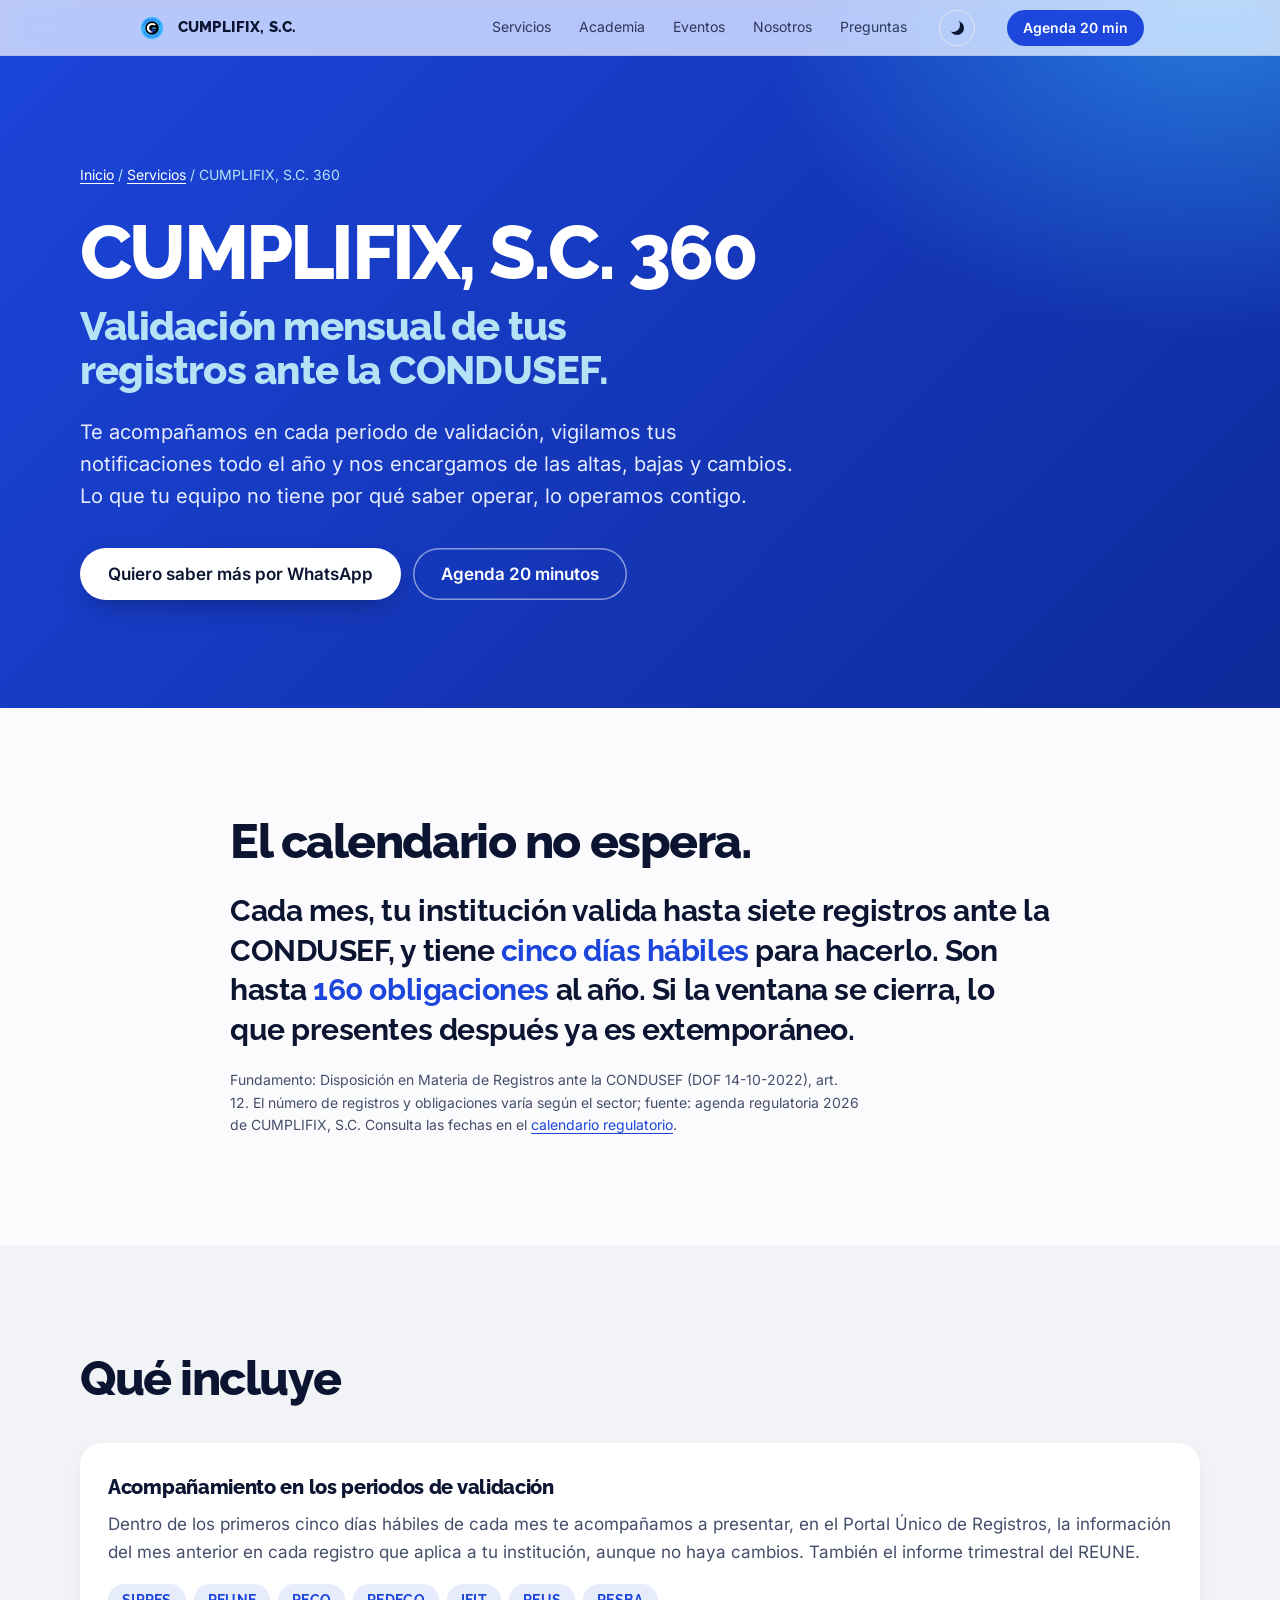
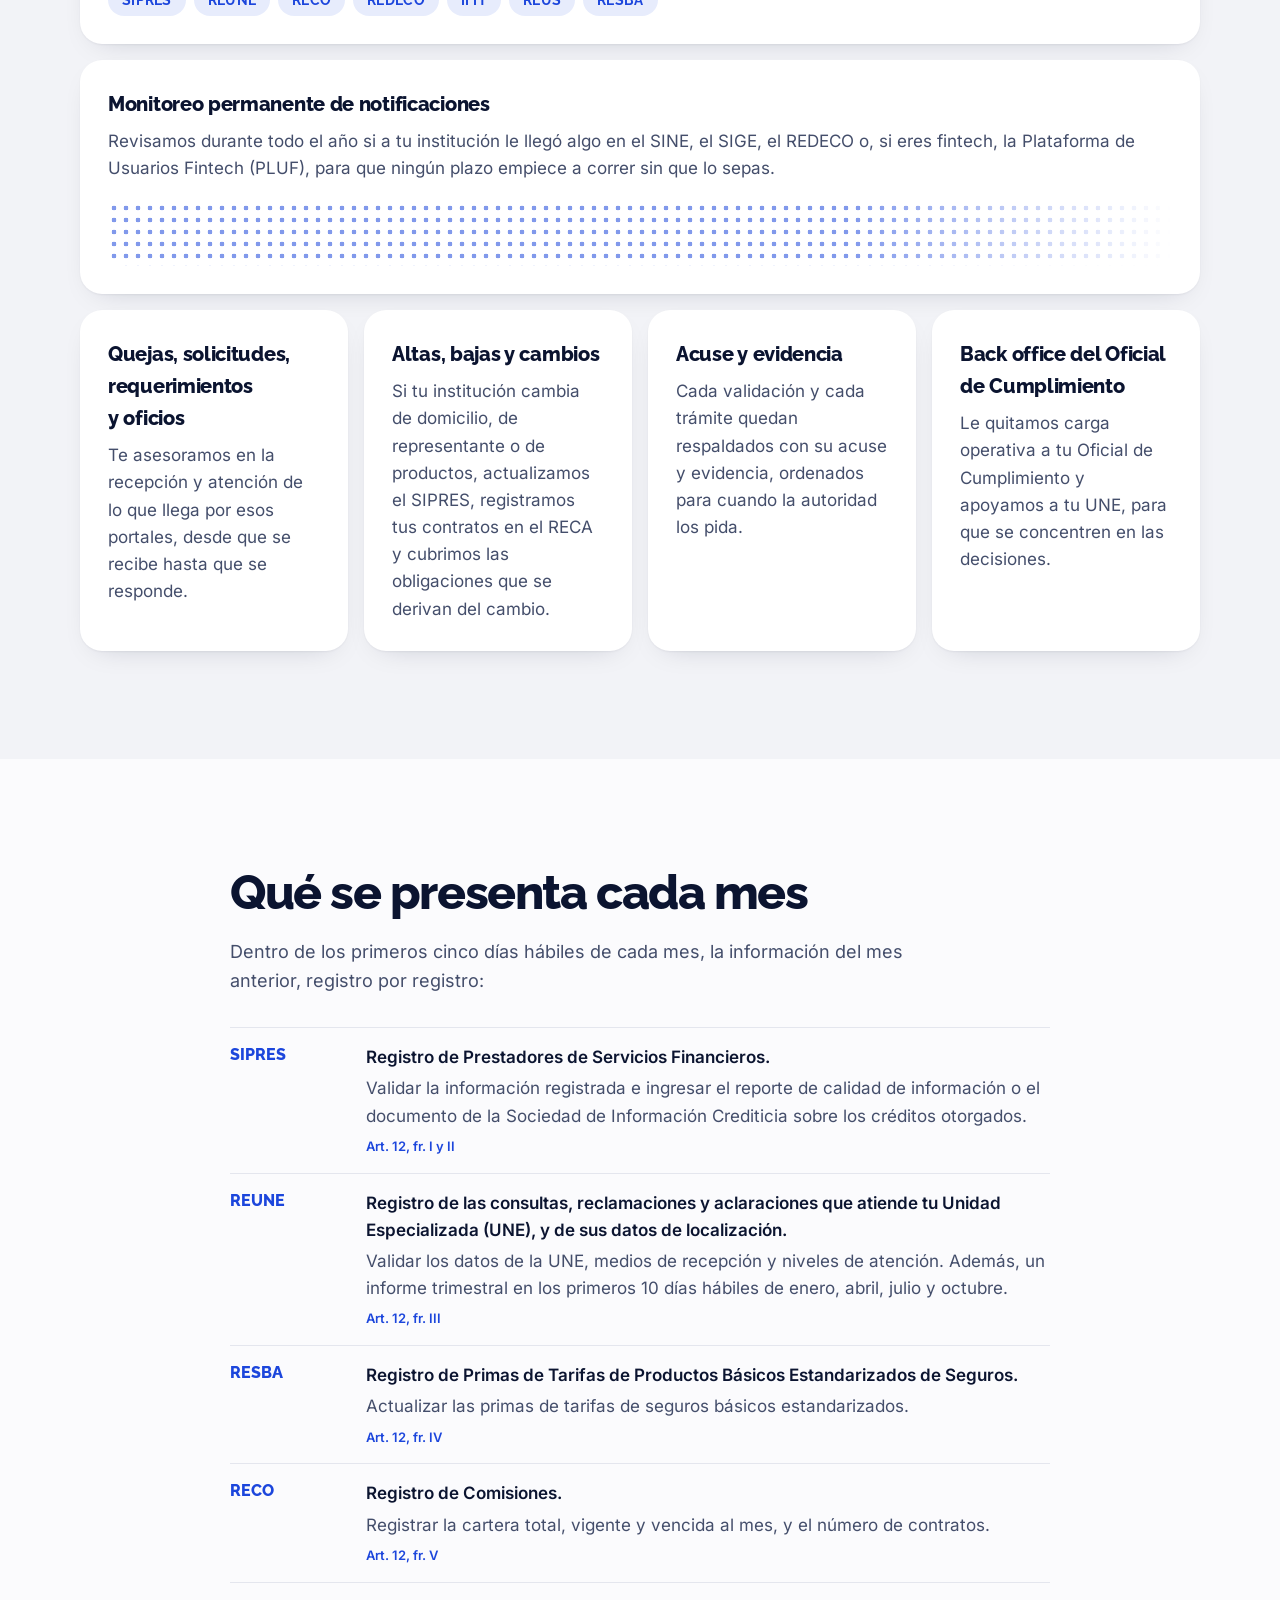
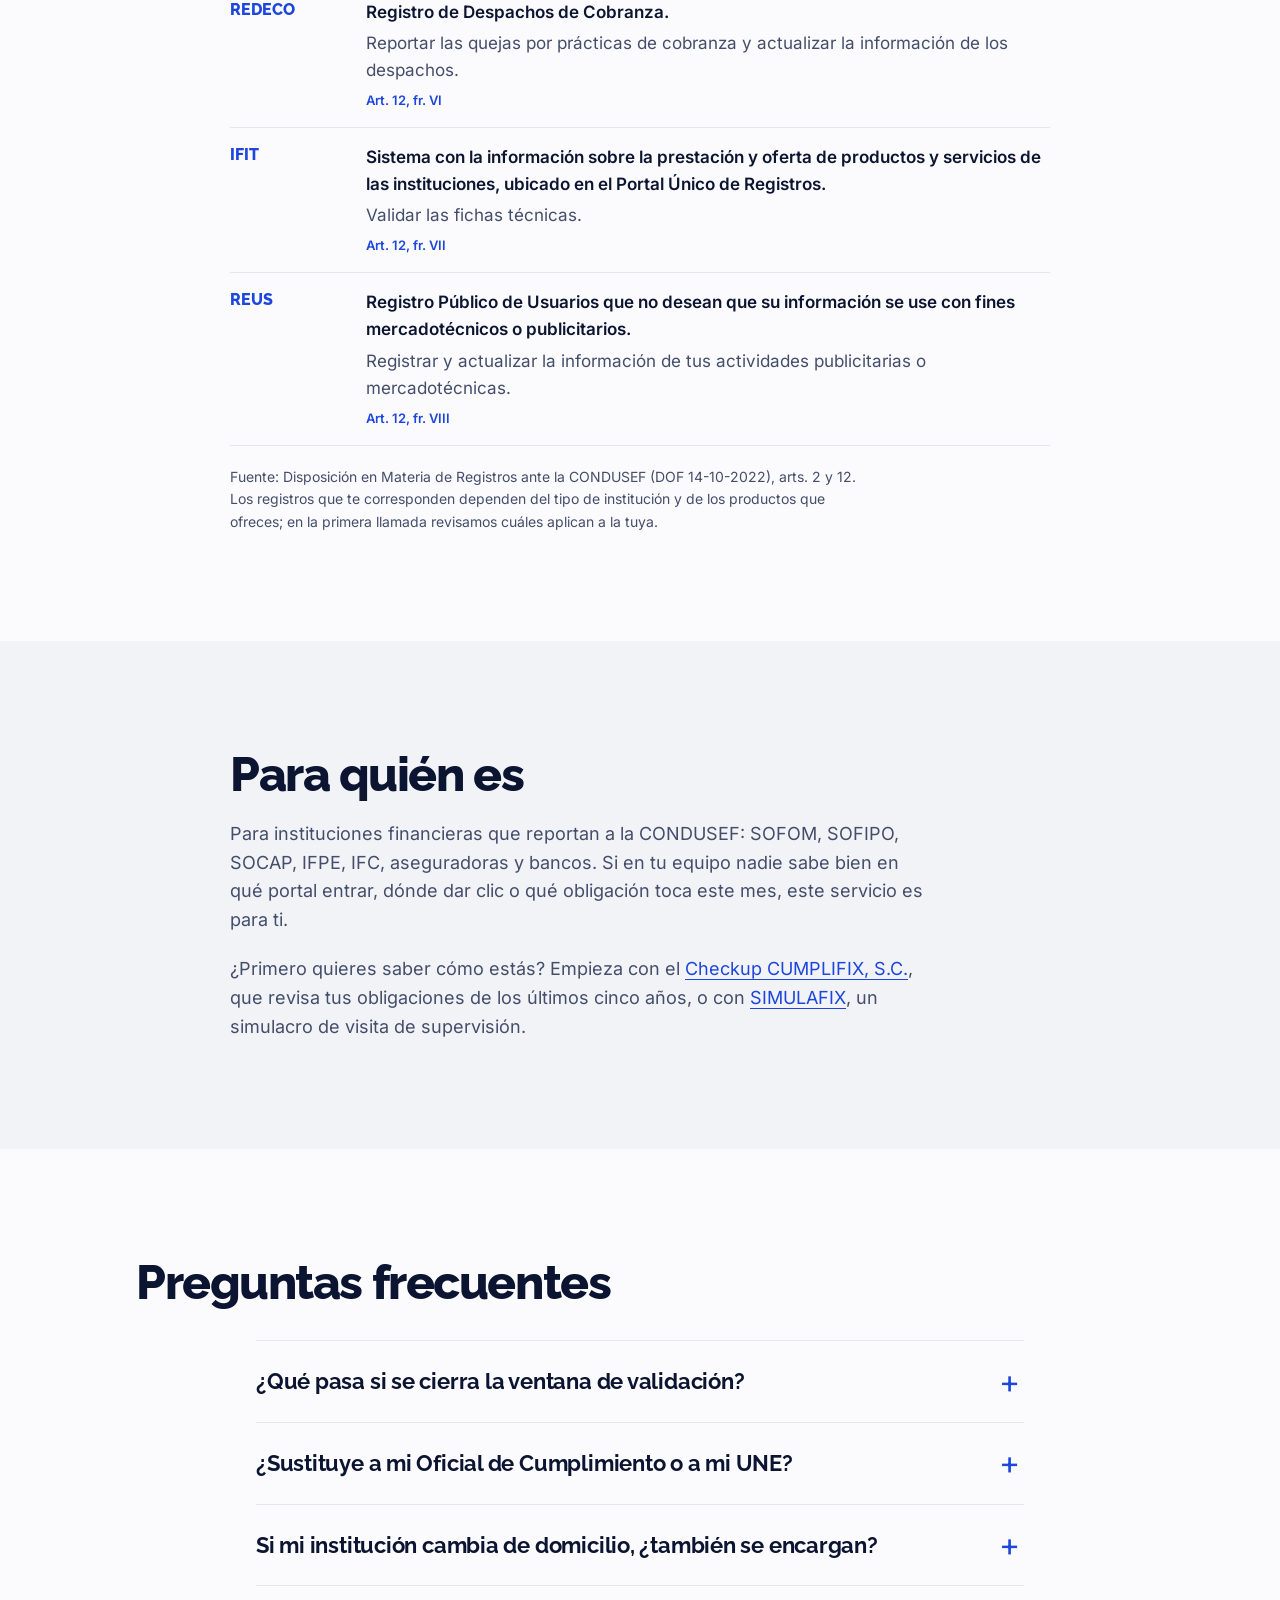
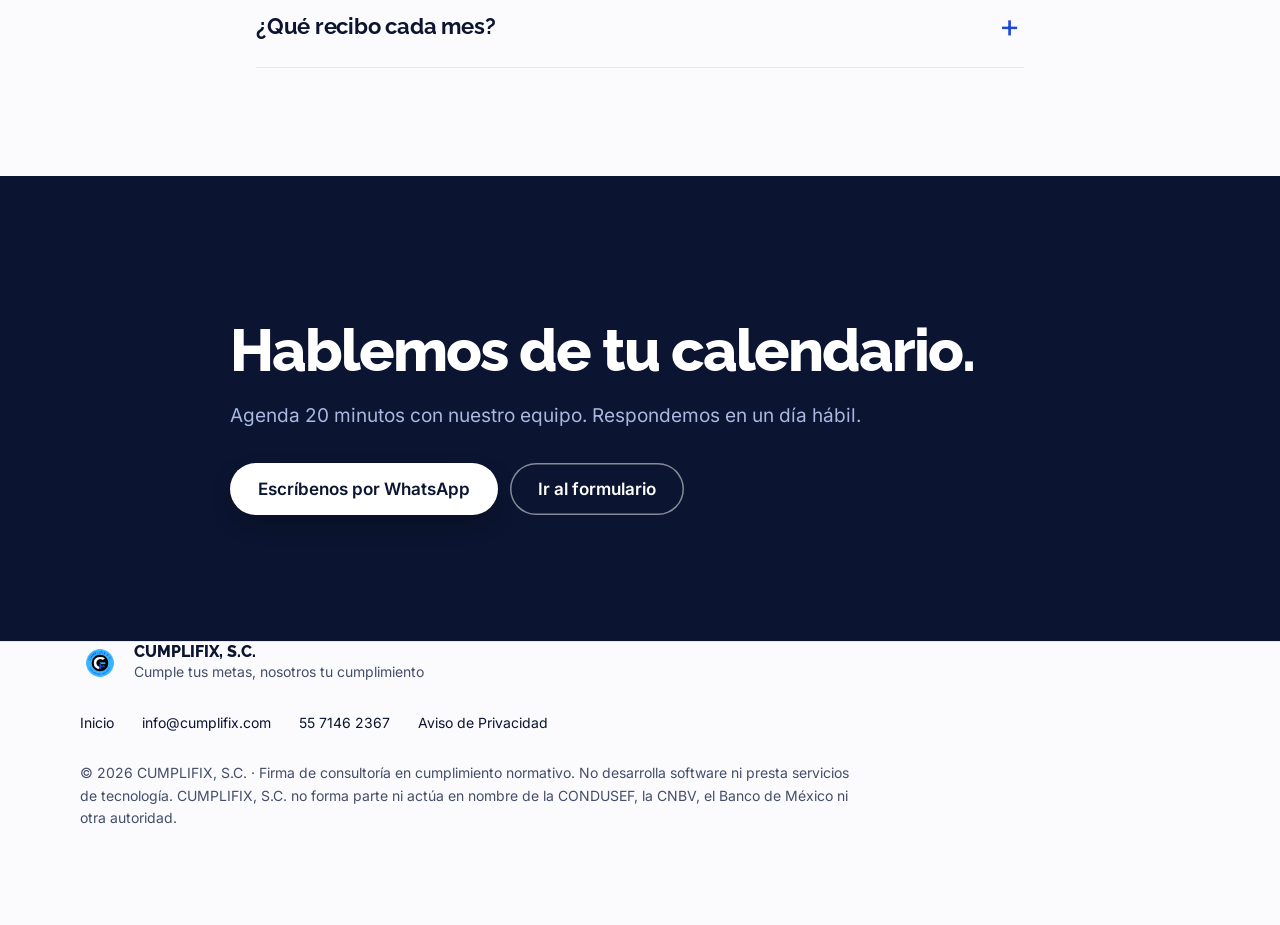
<file: servicios/cumplifix-360/index.html>
<!doctype html>
<html lang="es-MX">
<head>
  <meta charset="utf-8">
  <meta http-equiv="Content-Security-Policy" content="default-src 'none'; script-src 'self'; style-src 'self' 'unsafe-inline'; img-src 'self' data:; font-src 'self'; connect-src 'self'; manifest-src 'self'; base-uri 'none'; form-action 'none'; object-src 'none'; upgrade-insecure-requests">
  <meta name="referrer" content="strict-origin-when-cross-origin">
  <meta name="viewport" content="width=device-width, initial-scale=1">
  <title>CUMPLIFIX, S.C. 360 · Validación mensual de registros ante la CONDUSEF</title>
  <meta name="description" content="Acompañamiento en las validaciones mensuales ante la CONDUSEF (SIPRES, REUNE, RECO, REDECO, IFIT, REUS), monitoreo de notificaciones y altas, bajas y cambios.">
  <meta property="og:site_name" content="CUMPLIFIX, S.C.">
  <meta property="og:title" content="CUMPLIFIX, S.C. 360 · Validación mensual de registros ante la CONDUSEF">
  <meta property="og:description" content="Nos hacemos cargo de las obligaciones del día a día ante la CONDUSEF: validaciones, monitoreo de notificaciones y altas, bajas y cambios.">
  <meta property="og:type" content="website">
  <meta property="og:url" content="https://cumplifix.com/servicios/cumplifix-360/">
  <meta property="og:image" content="https://cumplifix.com/assets/img/og-cumplifix.jpg">
  <meta property="og:image:width" content="1200">
  <meta property="og:image:height" content="630">
  <meta property="og:image:alt" content="CUMPLIFIX, S.C. · Cumple tus metas, nosotros tu cumplimiento.">
  <meta property="og:locale" content="es_MX">
  <meta name="twitter:card" content="summary_large_image">
  <meta name="theme-color" content="#FBFBFD" media="(prefers-color-scheme: light)">
  <meta name="theme-color" content="#060A18" media="(prefers-color-scheme: dark)">
  <meta name="color-scheme" content="light dark">
  <link rel="canonical" href="https://cumplifix.com/servicios/cumplifix-360/">
  <link rel="icon" type="image/png" href="/assets/img/logo-128.png">
  <link rel="apple-touch-icon" href="/assets/img/logo-128.png">
  <script type="application/ld+json">
  {
   "@context": "https://schema.org",
   "@graph": [
    {
     "@type": "Service",
     "@id": "https://cumplifix.com/servicios/cumplifix-360/#servicio",
     "name": "CUMPLIFIX, S.C. 360",
     "serviceType": "Validación mensual de registros ante la CONDUSEF",
     "description": "Acompañamiento en los periodos de validación de los registros ante la CONDUSEF, monitoreo permanente de notificaciones, asesoría en la atención de quejas, solicitudes, requerimientos y oficios, y trámites de altas, bajas y cambios, con acuse y evidencia.",
     "provider": {"@type": "Organization", "@id": "https://cumplifix.com/#organizacion", "name": "CUMPLIFIX, S.C.", "url": "https://cumplifix.com/"},
     "areaServed": {"@type": "Country", "name": "México"},
     "audience": {"@type": "BusinessAudience", "audienceType": "Instituciones financieras"},
     "url": "https://cumplifix.com/servicios/cumplifix-360/"
    },
    {
     "@type": "BreadcrumbList",
     "itemListElement": [
      {"@type": "ListItem", "position": 1, "name": "Inicio", "item": "https://cumplifix.com/"},
      {"@type": "ListItem", "position": 2, "name": "Servicios", "item": "https://cumplifix.com/#servicios"},
      {"@type": "ListItem", "position": 3, "name": "CUMPLIFIX, S.C. 360", "item": "https://cumplifix.com/servicios/cumplifix-360/"}
     ]
    }
   ]
  }
  </script>
  <script src="/assets/js/boot.js?v=20261008b"></script>
  <script src="/assets/js/legal.js?v=20261008c" defer></script>
  <link rel="preload" href="/assets/fonts/raleway-var.woff2" as="font" type="font/woff2" crossorigin>
  <link rel="preload" href="/assets/fonts/inter-var.woff2" as="font" type="font/woff2" crossorigin>
  <link rel="stylesheet" href="/assets/css/main.css?v=20261016c">
</head>
<body class="svc-page">
  <a class="skip" href="#contenido">Saltar al contenido</a>
  <header class="nav is-scrolled">
    <div class="nav-inner">
      <a class="brand" href="/" aria-label="CUMPLIFIX, S.C., inicio"><img src="/assets/img/logo-128.png" alt="" width="32" height="32"><span>CUMPLIFIX, S.C.</span></a>
      <button class="menu-btn" type="button" aria-expanded="false" aria-controls="nav-links" aria-label="Abrir menú" data-menu><span></span></button>
      <nav class="nav-links" id="nav-links" aria-label="Principal">
        <a href="/#servicios">Servicios</a>
        <a href="/#academia">Academia</a>
        <a href="/#eventos">Eventos</a>
        <a href="/#equipo">Nosotros</a>
        <a href="/#preguntas">Preguntas</a>
      </nav>
      <button class="theme-btn" type="button" data-theme-toggle aria-label="Cambiar a modo oscuro"><span aria-hidden="true"></span></button>
      <a class="btn btn-sm" href="/#contacto">Agenda 20 min</a>
    </div>
  </header>

  <main id="contenido">
    <section class="sp-hero" aria-labelledby="sp-title">
      <div class="sp-wrap">
        <nav class="sp-crumbs" aria-label="Ruta de navegación"><a href="/">Inicio</a> <span aria-hidden="true">/</span> <a href="/#servicios">Servicios</a> <span aria-hidden="true">/</span> <span aria-current="page">CUMPLIFIX, S.C. 360</span></nav>
        <h1 id="sp-title" class="sp-title">CUMPLIFIX, S.C. 360 <span>Validación mensual de tus registros ante la CONDUSEF.</span></h1>
        <p class="sp-sub">Te acompañamos en cada periodo de validación, vigilamos tus notificaciones todo el año y nos encargamos de las altas, bajas y cambios. Lo que tu equipo no tiene por qué saber operar, lo operamos contigo.</p>
        <div class="sp-ctas">
          <a class="btn btn-light" href="https://wa.me/525571462367?text=Hola%2C%20quiero%20saber%20m%C3%A1s%20sobre%20CUMPLIFIX%2C%20S.C.%20360." target="_blank" rel="noopener">Quiero saber más por WhatsApp</a>
          <a class="btn btn-ghost-dark" href="/#contacto">Agenda 20 minutos</a>
        </div>
      </div>
    </section>

    <section class="sp-sec" aria-labelledby="sp-problema">
      <div class="sp-wrap sp-narrow">
        <h2 id="sp-problema" class="sp-h2">El calendario no espera.</h2>
        <p class="sp-big">Cada mes, tu institución valida hasta siete registros ante la CONDUSEF, y tiene <em>cinco días hábiles</em> para hacerlo. Son hasta <em>160 obligaciones</em> al año. Si la ventana se cierra, lo que presentes después ya es extemporáneo.</p>
        <p class="sp-note">Fundamento: Disposición en Materia de Registros ante la CONDUSEF (DOF 14-10-2022), art. 12. El número de registros y obligaciones varía según el sector; fuente: agenda regulatoria 2026 de CUMPLIFIX, S.C. Consulta las fechas en el <a href="https://agenda.cumplifix.com/" rel="noopener">calendario regulatorio</a>.</p>
      </div>
    </section>

    <section class="sp-sec sp-alt" aria-labelledby="sp-incluye">
      <div class="sp-wrap">
        <h2 id="sp-incluye" class="sp-h2">Qué incluye</h2>
        <ul class="sp-grid">
          <li><h3>Acompañamiento en los periodos de validación</h3><p>Dentro de los primeros cinco días hábiles de cada mes te acompañamos a presentar, en el Portal Único de Registros, la información del mes anterior en cada registro que aplica a tu institución, aunque no haya cambios. También el informe trimestral del REUNE.</p>
            <ul class="chips"><li>SIPRES</li><li>REUNE</li><li>RECO</li><li>REDECO</li><li>IFIT</li><li>REUS</li><li>RESBA</li></ul></li>
          <li class="sp-watch"><h3>Monitoreo permanente de notificaciones</h3><p>Revisamos durante todo el año si a tu institución le llegó algo en el SINE, el SIGE, el REDECO o, si eres fintech, la Plataforma de Usuarios Fintech (PLUF), para que ningún plazo empiece a correr sin que lo sepas.</p>
            <div class="sp-year" role="img" aria-label="Un año completo de revisiones"></div></li>
          <li><h3>Quejas, solicitudes, requerimientos y oficios</h3><p>Te asesoramos en la recepción y atención de lo que llega por esos portales, desde que se recibe hasta que se responde.</p></li>
          <li><h3>Altas, bajas y cambios</h3><p>Si tu institución cambia de domicilio, de representante o de productos, actualizamos el SIPRES, registramos tus contratos en el RECA y cubrimos las obligaciones que se derivan del cambio.</p></li>
          <li><h3>Acuse y evidencia</h3><p>Cada validación y cada trámite quedan respaldados con su acuse y evidencia, ordenados para cuando la autoridad los pida.</p></li>
          <li><h3>Back office del Oficial de Cumplimiento</h3><p>Le quitamos carga operativa a tu Oficial de Cumplimiento y apoyamos a tu UNE, para que se concentren en las decisiones.</p></li>
        </ul>
      </div>
    </section>

    <section class="sp-sec" aria-labelledby="sp-registros">
      <div class="sp-wrap sp-narrow">
        <h2 id="sp-registros" class="sp-h2">Qué se presenta cada mes</h2>
        <p class="sp-lead">Dentro de los primeros cinco días hábiles de cada mes, la información del mes anterior, registro por registro:</p>
        <dl class="sp-dl">
          <div><dt>SIPRES</dt><dd><b>Registro de Prestadores de Servicios Financieros.</b> Validar la información registrada e ingresar el reporte de calidad de información o el documento de la Sociedad de Información Crediticia sobre los créditos otorgados. <span class="sp-fr">Art. 12, fr. I y II</span></dd></div>
          <div><dt>REUNE</dt><dd><b>Registro de las consultas, reclamaciones y aclaraciones que atiende tu Unidad Especializada (UNE), y de sus datos de localización.</b> Validar los datos de la UNE, medios de recepción y niveles de atención. Además, un informe trimestral en los primeros 10 días hábiles de enero, abril, julio y octubre. <span class="sp-fr">Art. 12, fr. III</span></dd></div>
          <div><dt>RESBA</dt><dd><b>Registro de Primas de Tarifas de Productos Básicos Estandarizados de Seguros.</b> Actualizar las primas de tarifas de seguros básicos estandarizados. <span class="sp-fr">Art. 12, fr. IV</span></dd></div>
          <div><dt>RECO</dt><dd><b>Registro de Comisiones.</b> Registrar la cartera total, vigente y vencida al mes, y el número de contratos. <span class="sp-fr">Art. 12, fr. V</span></dd></div>
          <div><dt>REDECO</dt><dd><b>Registro de Despachos de Cobranza.</b> Reportar las quejas por prácticas de cobranza y actualizar la información de los despachos. <span class="sp-fr">Art. 12, fr. VI</span></dd></div>
          <div><dt>IFIT</dt><dd><b>Sistema con la información sobre la prestación y oferta de productos y servicios de las instituciones, ubicado en el Portal Único de Registros.</b> Validar las fichas técnicas. <span class="sp-fr">Art. 12, fr. VII</span></dd></div>
          <div><dt>REUS</dt><dd><b>Registro Público de Usuarios que no desean que su información se use con fines mercadotécnicos o publicitarios.</b> Registrar y actualizar la información de tus actividades publicitarias o mercadotécnicas. <span class="sp-fr">Art. 12, fr. VIII</span></dd></div>
        </dl>
        <p class="sp-note">Fuente: Disposición en Materia de Registros ante la CONDUSEF (DOF 14-10-2022), arts. 2 y 12. Los registros que te corresponden dependen del tipo de institución y de los productos que ofreces; en la primera llamada revisamos cuáles aplican a la tuya.</p>
      </div>
    </section>

    <section class="sp-sec sp-alt" aria-labelledby="sp-para">
      <div class="sp-wrap sp-narrow">
        <h2 id="sp-para" class="sp-h2">Para quién es</h2>
        <p class="sp-lead">Para instituciones financieras que reportan a la CONDUSEF: SOFOM, SOFIPO, SOCAP, IFPE, IFC, aseguradoras y bancos. Si en tu equipo nadie sabe bien en qué portal entrar, dónde dar clic o qué obligación toca este mes, este servicio es para ti.</p>
        <p class="sp-lead">¿Primero quieres saber cómo estás? Empieza con el <a href="/servicios/checkup/">Checkup CUMPLIFIX, S.C.</a>, que revisa tus obligaciones de los últimos cinco años, o con <a href="/servicios/simulafix/">SIMULAFIX</a>, un simulacro de visita de supervisión.</p>
      </div>
    </section>

    <section class="faq sp-faq" aria-labelledby="sp-faq">
      <header class="sec-head"><h2 id="sp-faq" class="sp-h2">Preguntas frecuentes</h2></header>
      <div class="faq-list">
        <details>
          <summary>¿Qué pasa si se cierra la ventana de validación?</summary>
          <p>Lo que se presente después ya es extemporáneo. Por eso la validación se hace dentro de los cinco días hábiles que marca la disposición.</p>
          <p class="faq-src">Disposición en Materia de Registros ante la CONDUSEF (DOF 14-10-2022), art. 12.</p>
        </details>
        <details>
          <summary>¿Sustituye a mi Oficial de Cumplimiento o a mi UNE?</summary>
          <p>No. Trabajamos como su back office y les damos soporte; las designaciones y la responsabilidad ante la autoridad siguen siendo de tu institución.</p>
        </details>
        <details>
          <summary>Si mi institución cambia de domicilio, ¿también se encargan?</summary>
          <p>Sí. Las altas, bajas y cambios están incluidas: actualizamos el SIPRES y cubrimos las demás obligaciones que se derivan del cambio.</p>
        </details>
        <details>
          <summary>¿Qué recibo cada mes?</summary>
          <p>El acuse y la evidencia de cada validación y trámite, y el aviso de cualquier notificación que haya llegado a tus portales.</p>
        </details>
      </div>
    </section>

    <section class="contact sp-cta" aria-labelledby="sp-cta">
      <div class="sp-wrap sp-narrow">
        <h2 id="sp-cta" class="contact-title">Hablemos de tu calendario.</h2>
        <p class="contact-sub">Agenda 20 minutos con nuestro equipo. Respondemos en un día hábil.</p>
        <div class="sp-ctas">
          <a class="btn btn-light" href="https://wa.me/525571462367?text=Hola%2C%20quiero%20saber%20m%C3%A1s%20sobre%20CUMPLIFIX%2C%20S.C.%20360." target="_blank" rel="noopener">Escríbenos por WhatsApp</a>
          <a class="btn btn-ghost-dark" href="/#contacto">Ir al formulario</a>
        </div>
      </div>
    </section>
  </main>

  <footer class="foot">
    <div class="foot-inner">
      <div class="foot-brand">
        <img src="/assets/img/logo-128.png" alt="" width="40" height="40">
        <div><b>CUMPLIFIX, S.C.</b><span>Cumple tus metas, nosotros tu cumplimiento</span></div>
      </div>
      <ul class="foot-links">
        <li><a href="/">Inicio</a></li>
        <li><a href="mailto:info@cumplifix.com">info@cumplifix.com</a></li>
        <li><a href="tel:+525571462367">55 7146 2367</a></li>
        <li><a href="/aviso-de-privacidad.html">Aviso de Privacidad</a></li>
      </ul>
      <p class="foot-legal">© 2026 CUMPLIFIX, S.C. · Firma de consultoría en cumplimiento normativo. No desarrolla software ni presta servicios de tecnología. CUMPLIFIX, S.C. no forma parte ni actúa en nombre de la CONDUSEF, la CNBV, el Banco de México ni otra autoridad.</p>
    </div>
  </footer>
</body>
</html>
</file>
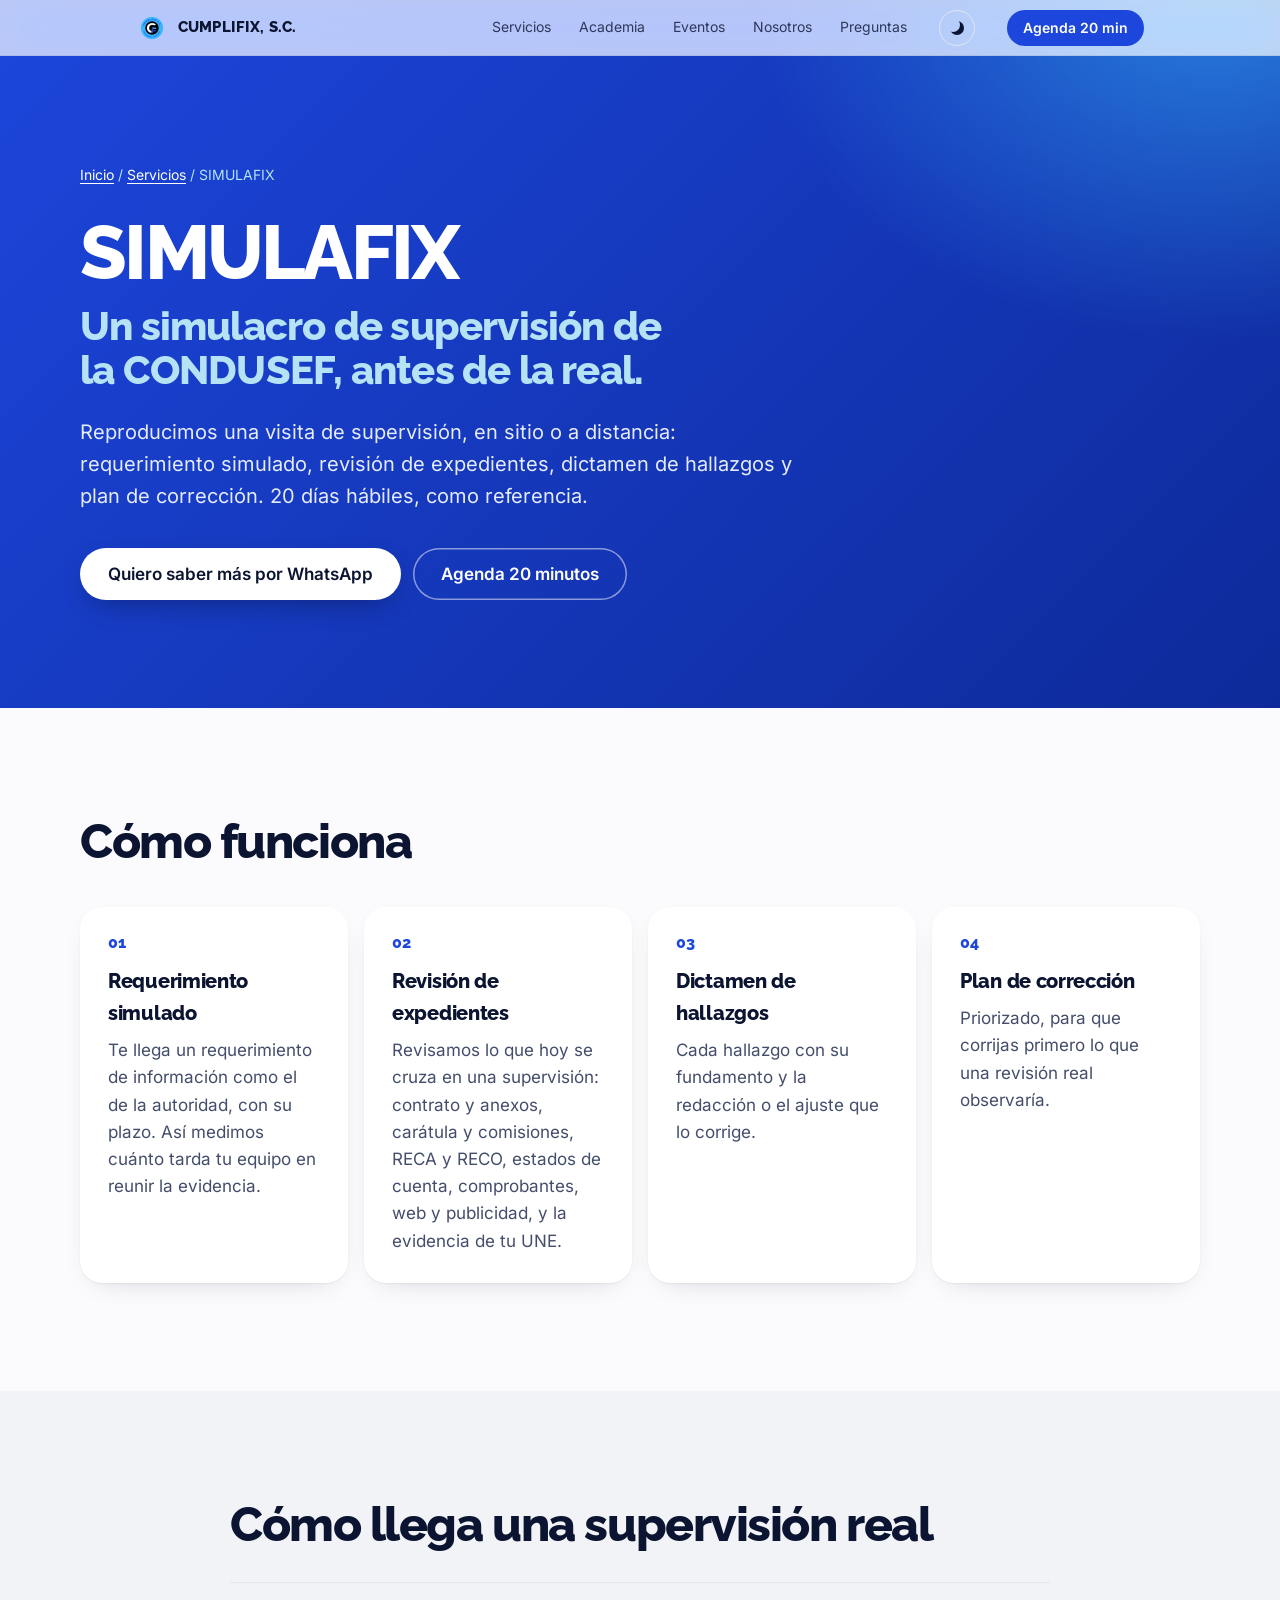
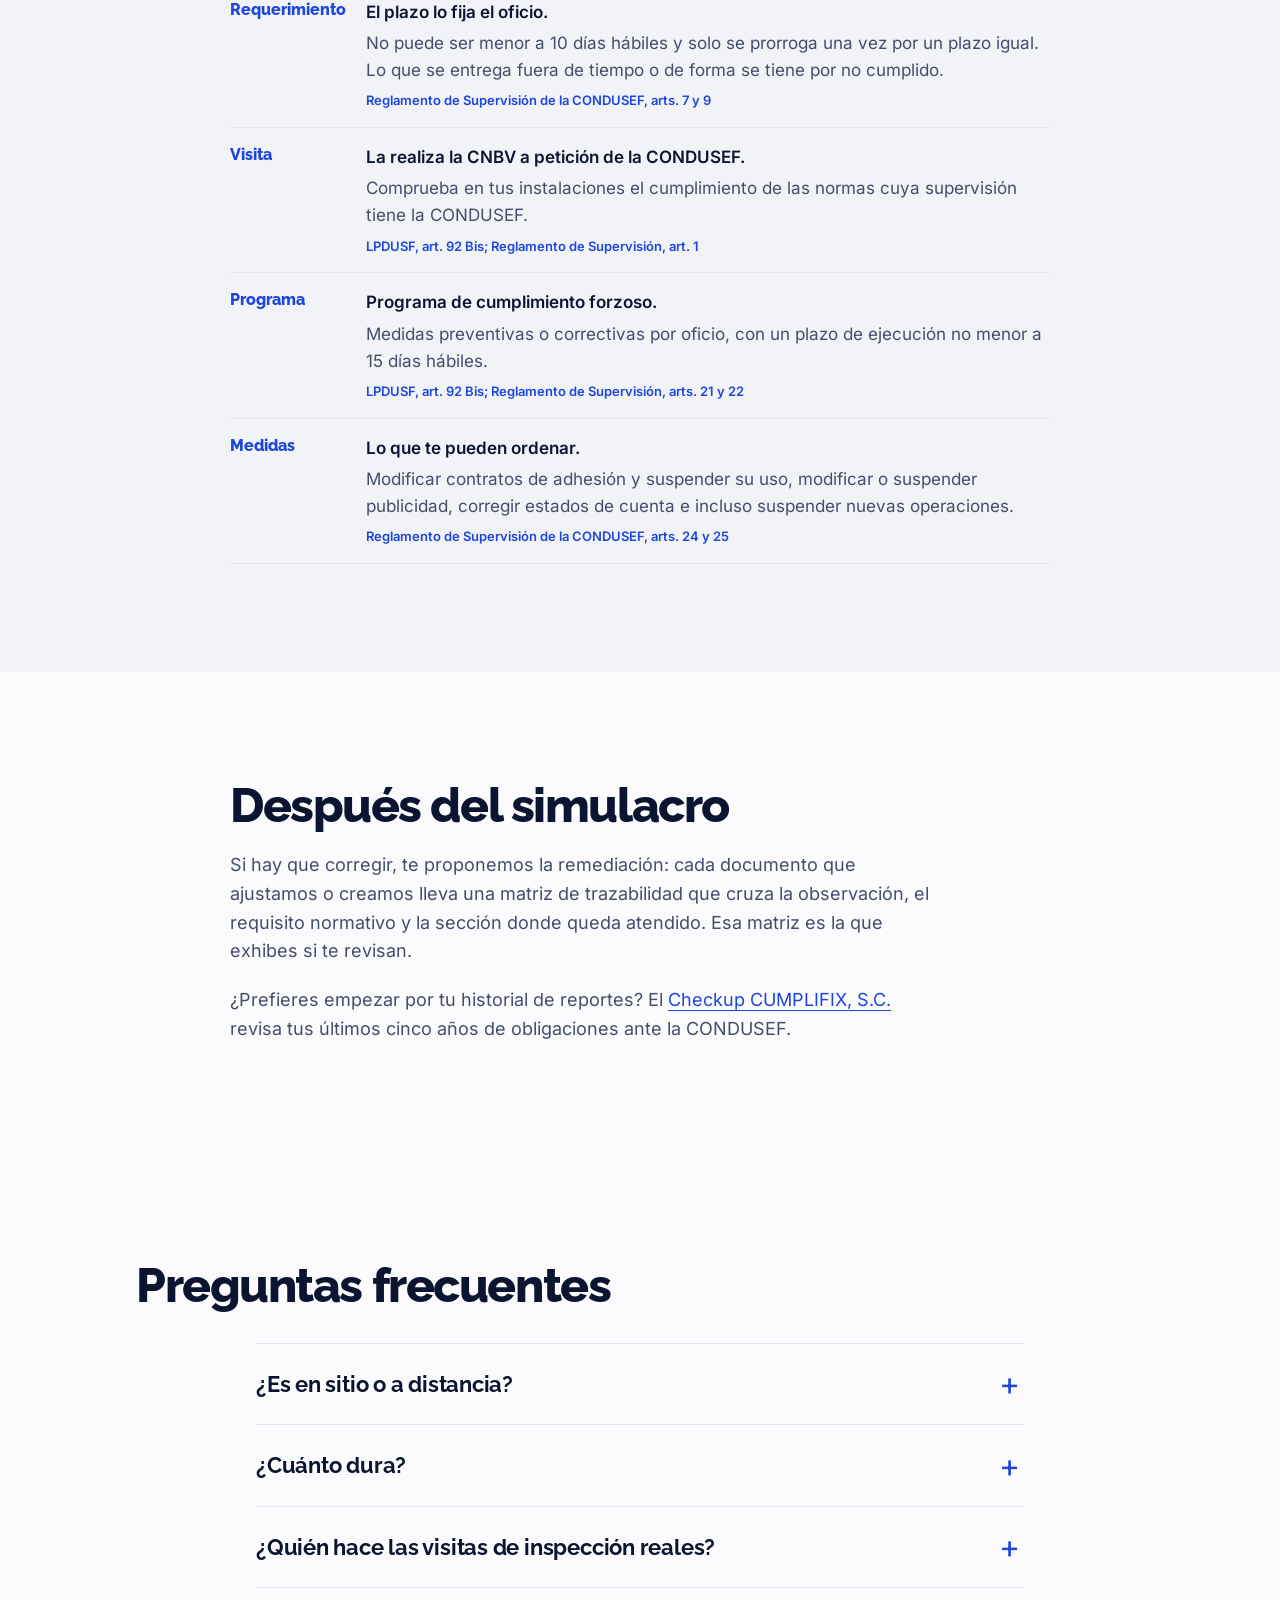
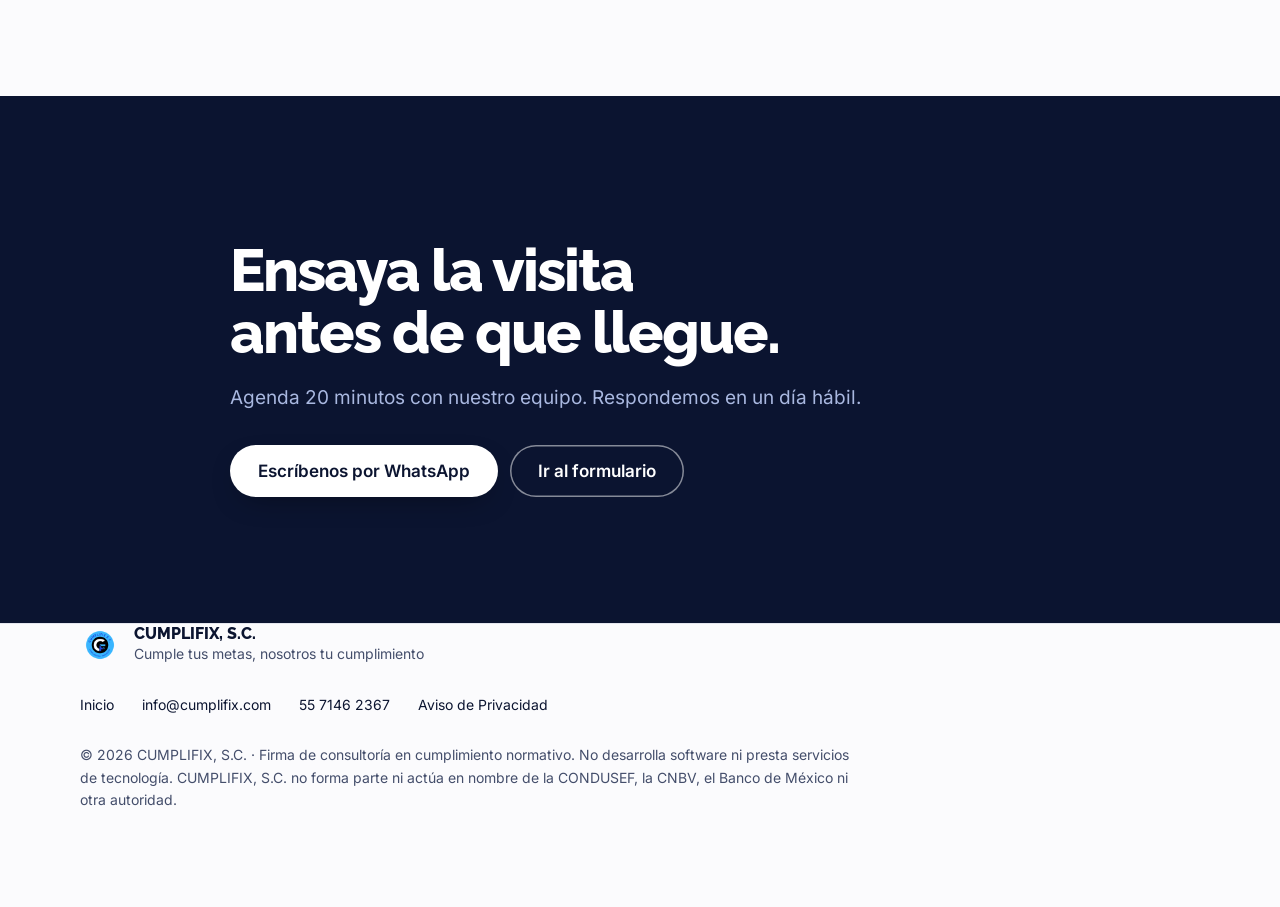
<file: servicios/simulafix/index.html>
<!doctype html>
<html lang="es-MX">
<head>
  <meta charset="utf-8">
  <meta http-equiv="Content-Security-Policy" content="default-src 'none'; script-src 'self'; style-src 'self' 'unsafe-inline'; img-src 'self' data:; font-src 'self'; connect-src 'self'; manifest-src 'self'; base-uri 'none'; form-action 'none'; object-src 'none'; upgrade-insecure-requests">
  <meta name="referrer" content="strict-origin-when-cross-origin">
  <meta name="viewport" content="width=device-width, initial-scale=1">
  <title>SIMULAFIX · Simulacro de supervisión de la CONDUSEF</title>
  <meta name="description" content="Simulacro de una visita de supervisión de la CONDUSEF, en sitio o a distancia: requerimiento simulado, revisión de expedientes, dictamen de hallazgos y plan de corrección.">
  <meta property="og:site_name" content="CUMPLIFIX, S.C.">
  <meta property="og:title" content="SIMULAFIX · Simulacro de supervisión de la CONDUSEF">
  <meta property="og:description" content="Ensaya una supervisión de la CONDUSEF antes de la real.">
  <meta property="og:type" content="website">
  <meta property="og:url" content="https://cumplifix.com/servicios/simulafix/">
  <meta property="og:image" content="https://cumplifix.com/assets/img/og-cumplifix.jpg">
  <meta property="og:image:width" content="1200">
  <meta property="og:image:height" content="630">
  <meta property="og:image:alt" content="CUMPLIFIX, S.C. · Cumple tus metas, nosotros tu cumplimiento.">
  <meta property="og:locale" content="es_MX">
  <meta name="twitter:card" content="summary_large_image">
  <meta name="theme-color" content="#FBFBFD" media="(prefers-color-scheme: light)">
  <meta name="theme-color" content="#060A18" media="(prefers-color-scheme: dark)">
  <meta name="color-scheme" content="light dark">
  <link rel="canonical" href="https://cumplifix.com/servicios/simulafix/">
  <link rel="icon" type="image/png" href="/assets/img/logo-128.png">
  <link rel="apple-touch-icon" href="/assets/img/logo-128.png">
  <script type="application/ld+json">
{
 "@context": "https://schema.org",
 "@graph": [
  {
   "@type": "Service",
   "@id": "https://cumplifix.com/servicios/simulafix/#servicio",
   "name": "SIMULAFIX",
   "serviceType": "Simulacro de supervisión de la CONDUSEF",
   "description": "Simulacro de una visita de supervisión de la CONDUSEF, en sitio o a distancia: requerimiento simulado, revisión de expedientes, dictamen de hallazgos con fundamento y plan de corrección.",
   "provider": {
    "@type": "Organization",
    "@id": "https://cumplifix.com/#organizacion",
    "name": "CUMPLIFIX, S.C.",
    "url": "https://cumplifix.com/"
   },
   "areaServed": {
    "@type": "Country",
    "name": "México"
   },
   "audience": {
    "@type": "BusinessAudience",
    "audienceType": "Instituciones financieras"
   },
   "url": "https://cumplifix.com/servicios/simulafix/"
  },
  {
   "@type": "BreadcrumbList",
   "itemListElement": [
    {
     "@type": "ListItem",
     "position": 1,
     "name": "Inicio",
     "item": "https://cumplifix.com/"
    },
    {
     "@type": "ListItem",
     "position": 2,
     "name": "Servicios",
     "item": "https://cumplifix.com/#servicios"
    },
    {
     "@type": "ListItem",
     "position": 3,
     "name": "SIMULAFIX",
     "item": "https://cumplifix.com/servicios/simulafix/"
    }
   ]
  }
 ]
}
  </script>
  <script src="/assets/js/boot.js?v=20261008b"></script>
  <script src="/assets/js/legal.js?v=20261008c" defer></script>
  <link rel="preload" href="/assets/fonts/raleway-var.woff2" as="font" type="font/woff2" crossorigin>
  <link rel="preload" href="/assets/fonts/inter-var.woff2" as="font" type="font/woff2" crossorigin>
  <link rel="stylesheet" href="/assets/css/main.css?v=20261016c">
</head>
<body class="svc-page">
  <a class="skip" href="#contenido">Saltar al contenido</a>
  <header class="nav is-scrolled">
    <div class="nav-inner">
      <a class="brand" href="/" aria-label="CUMPLIFIX, S.C., inicio"><img src="/assets/img/logo-128.png" alt="" width="32" height="32"><span>CUMPLIFIX, S.C.</span></a>
      <button class="menu-btn" type="button" aria-expanded="false" aria-controls="nav-links" aria-label="Abrir menú" data-menu><span></span></button>
      <nav class="nav-links" id="nav-links" aria-label="Principal">
        <a href="/#servicios">Servicios</a>
        <a href="/#academia">Academia</a>
        <a href="/#eventos">Eventos</a>
        <a href="/#equipo">Nosotros</a>
        <a href="/#preguntas">Preguntas</a>
      </nav>
      <button class="theme-btn" type="button" data-theme-toggle aria-label="Cambiar a modo oscuro"><span aria-hidden="true"></span></button>
      <a class="btn btn-sm" href="/#contacto">Agenda 20 min</a>
    </div>
  </header>

  <main id="contenido">
    <section class="sp-hero" aria-labelledby="sp-title">
      <div class="sp-wrap">
        <nav class="sp-crumbs" aria-label="Ruta de navegación"><a href="/">Inicio</a> <span aria-hidden="true">/</span> <a href="/#servicios">Servicios</a> <span aria-hidden="true">/</span> <span aria-current="page">SIMULAFIX</span></nav>
        <h1 id="sp-title" class="sp-title">SIMULAFIX <span>Un simulacro de supervisión de la CONDUSEF, antes de la real.</span></h1>
        <p class="sp-sub">Reproducimos una visita de supervisión, en sitio o a distancia: requerimiento simulado, revisión de expedientes, dictamen de hallazgos y plan de corrección. 20 días hábiles, como referencia.</p>
        <div class="sp-ctas">
          <a class="btn btn-light" href="https://wa.me/525571462367?text=Hola%2C%20quiero%20saber%20m%C3%A1s%20sobre%20SIMULAFIX." target="_blank" rel="noopener">Quiero saber más por WhatsApp</a>
          <a class="btn btn-ghost-dark" href="/#contacto">Agenda 20 minutos</a>
        </div>
      </div>
    </section>

    <section class="sp-sec" aria-labelledby="sp-pasos">
      <div class="sp-wrap">
        <h2 id="sp-pasos" class="sp-h2">Cómo funciona</h2>
        <ol class="sp-steps">
          <li><h3>Requerimiento simulado</h3><p>Te llega un requerimiento de información como el de la autoridad, con su plazo. Así medimos cuánto tarda tu equipo en reunir la evidencia.</p></li>
          <li><h3>Revisión de expedientes</h3><p>Revisamos lo que hoy se cruza en una supervisión: contrato y anexos, carátula y comisiones, RECA y RECO, estados de cuenta, comprobantes, web y publicidad, y la evidencia de tu UNE.</p></li>
          <li><h3>Dictamen de hallazgos</h3><p>Cada hallazgo con su fundamento y la redacción o el ajuste que lo corrige.</p></li>
          <li><h3>Plan de corrección</h3><p>Priorizado, para que corrijas primero lo que una revisión real observaría.</p></li>
        </ol>
      </div>
    </section>

    <section class="sp-sec sp-alt" aria-labelledby="sp-real">
      <div class="sp-wrap sp-narrow">
        <h2 id="sp-real" class="sp-h2">Cómo llega una supervisión real</h2>
        <dl class="sp-dl">
          <div><dt>Requerimiento</dt><dd><b>El plazo lo fija el oficio.</b> No puede ser menor a 10 días hábiles y solo se prorroga una vez por un plazo igual. Lo que se entrega fuera de tiempo o de forma se tiene por no cumplido. <span class="sp-fr">Reglamento de Supervisión de la CONDUSEF, arts. 7 y 9</span></dd></div>
          <div><dt>Visita</dt><dd><b>La realiza la CNBV a petición de la CONDUSEF.</b> Comprueba en tus instalaciones el cumplimiento de las normas cuya supervisión tiene la CONDUSEF. <span class="sp-fr">LPDUSF, art. 92 Bis; Reglamento de Supervisión, art. 1</span></dd></div>
          <div><dt>Programa</dt><dd><b>Programa de cumplimiento forzoso.</b> Medidas preventivas o correctivas por oficio, con un plazo de ejecución no menor a 15 días hábiles. <span class="sp-fr">LPDUSF, art. 92 Bis; Reglamento de Supervisión, arts. 21 y 22</span></dd></div>
          <div><dt>Medidas</dt><dd><b>Lo que te pueden ordenar.</b> Modificar contratos de adhesión y suspender su uso, modificar o suspender publicidad, corregir estados de cuenta e incluso suspender nuevas operaciones. <span class="sp-fr">Reglamento de Supervisión de la CONDUSEF, arts. 24 y 25</span></dd></div>
        </dl>
      </div>
    </section>

    <section class="sp-sec" aria-labelledby="sp-despues">
      <div class="sp-wrap sp-narrow">
        <h2 id="sp-despues" class="sp-h2">Después del simulacro</h2>
        <p class="sp-lead">Si hay que corregir, te proponemos la remediación: cada documento que ajustamos o creamos lleva una matriz de trazabilidad que cruza la observación, el requisito normativo y la sección donde queda atendido. Esa matriz es la que exhibes si te revisan.</p>
        <p class="sp-lead">¿Prefieres empezar por tu historial de reportes? El <a href="/servicios/checkup/">Checkup CUMPLIFIX, S.C.</a> revisa tus últimos cinco años de obligaciones ante la CONDUSEF.</p>
      </div>
    </section>

    <section class="faq sp-faq" aria-labelledby="sp-faq">
      <header class="sec-head"><h2 id="sp-faq" class="sp-h2">Preguntas frecuentes</h2></header>
      <div class="faq-list">
        <details>
          <summary>¿Es en sitio o a distancia?</summary>
          <p>Las dos modalidades son posibles. La supervisión real también puede empezar a distancia, revisando tu página de internet, tus registros y tu publicidad.</p>
        </details>
        <details>
          <summary>¿Cuánto dura?</summary>
          <p>Alrededor de 20 días hábiles, como referencia. El tiempo final depende de cuántos productos y expedientes se revisen.</p>
        </details>
        <details>
          <summary>¿Quién hace las visitas de inspección reales?</summary>
          <p>La CNBV, a petición de la CONDUSEF. SIMULAFIX las reproduce para que llegues preparado.</p>
          <p class="faq-src">LPDUSF, art. 92 Bis; Reglamento de Supervisión de la CONDUSEF, art. 1.</p>
        </details>
      </div>
    </section>

    <section class="contact sp-cta" aria-labelledby="sp-cta">
      <div class="sp-wrap sp-narrow">
        <h2 id="sp-cta" class="contact-title">Ensaya la visita antes de que llegue.</h2>
        <p class="contact-sub">Agenda 20 minutos con nuestro equipo. Respondemos en un día hábil.</p>
        <div class="sp-ctas">
          <a class="btn btn-light" href="https://wa.me/525571462367?text=Hola%2C%20quiero%20saber%20m%C3%A1s%20sobre%20SIMULAFIX." target="_blank" rel="noopener">Escríbenos por WhatsApp</a>
          <a class="btn btn-ghost-dark" href="/#contacto">Ir al formulario</a>
        </div>
      </div>
    </section>
  </main>

  <footer class="foot">
    <div class="foot-inner">
      <div class="foot-brand">
        <img src="/assets/img/logo-128.png" alt="" width="40" height="40">
        <div><b>CUMPLIFIX, S.C.</b><span>Cumple tus metas, nosotros tu cumplimiento</span></div>
      </div>
      <ul class="foot-links">
        <li><a href="/">Inicio</a></li>
        <li><a href="mailto:info@cumplifix.com">info@cumplifix.com</a></li>
        <li><a href="tel:+525571462367">55 7146 2367</a></li>
        <li><a href="/aviso-de-privacidad.html">Aviso de Privacidad</a></li>
      </ul>
      <p class="foot-legal">© 2026 CUMPLIFIX, S.C. · Firma de consultoría en cumplimiento normativo. No desarrolla software ni presta servicios de tecnología. CUMPLIFIX, S.C. no forma parte ni actúa en nombre de la CONDUSEF, la CNBV, el Banco de México ni otra autoridad.</p>
    </div>
  </footer>
</body>
</html>
</file>
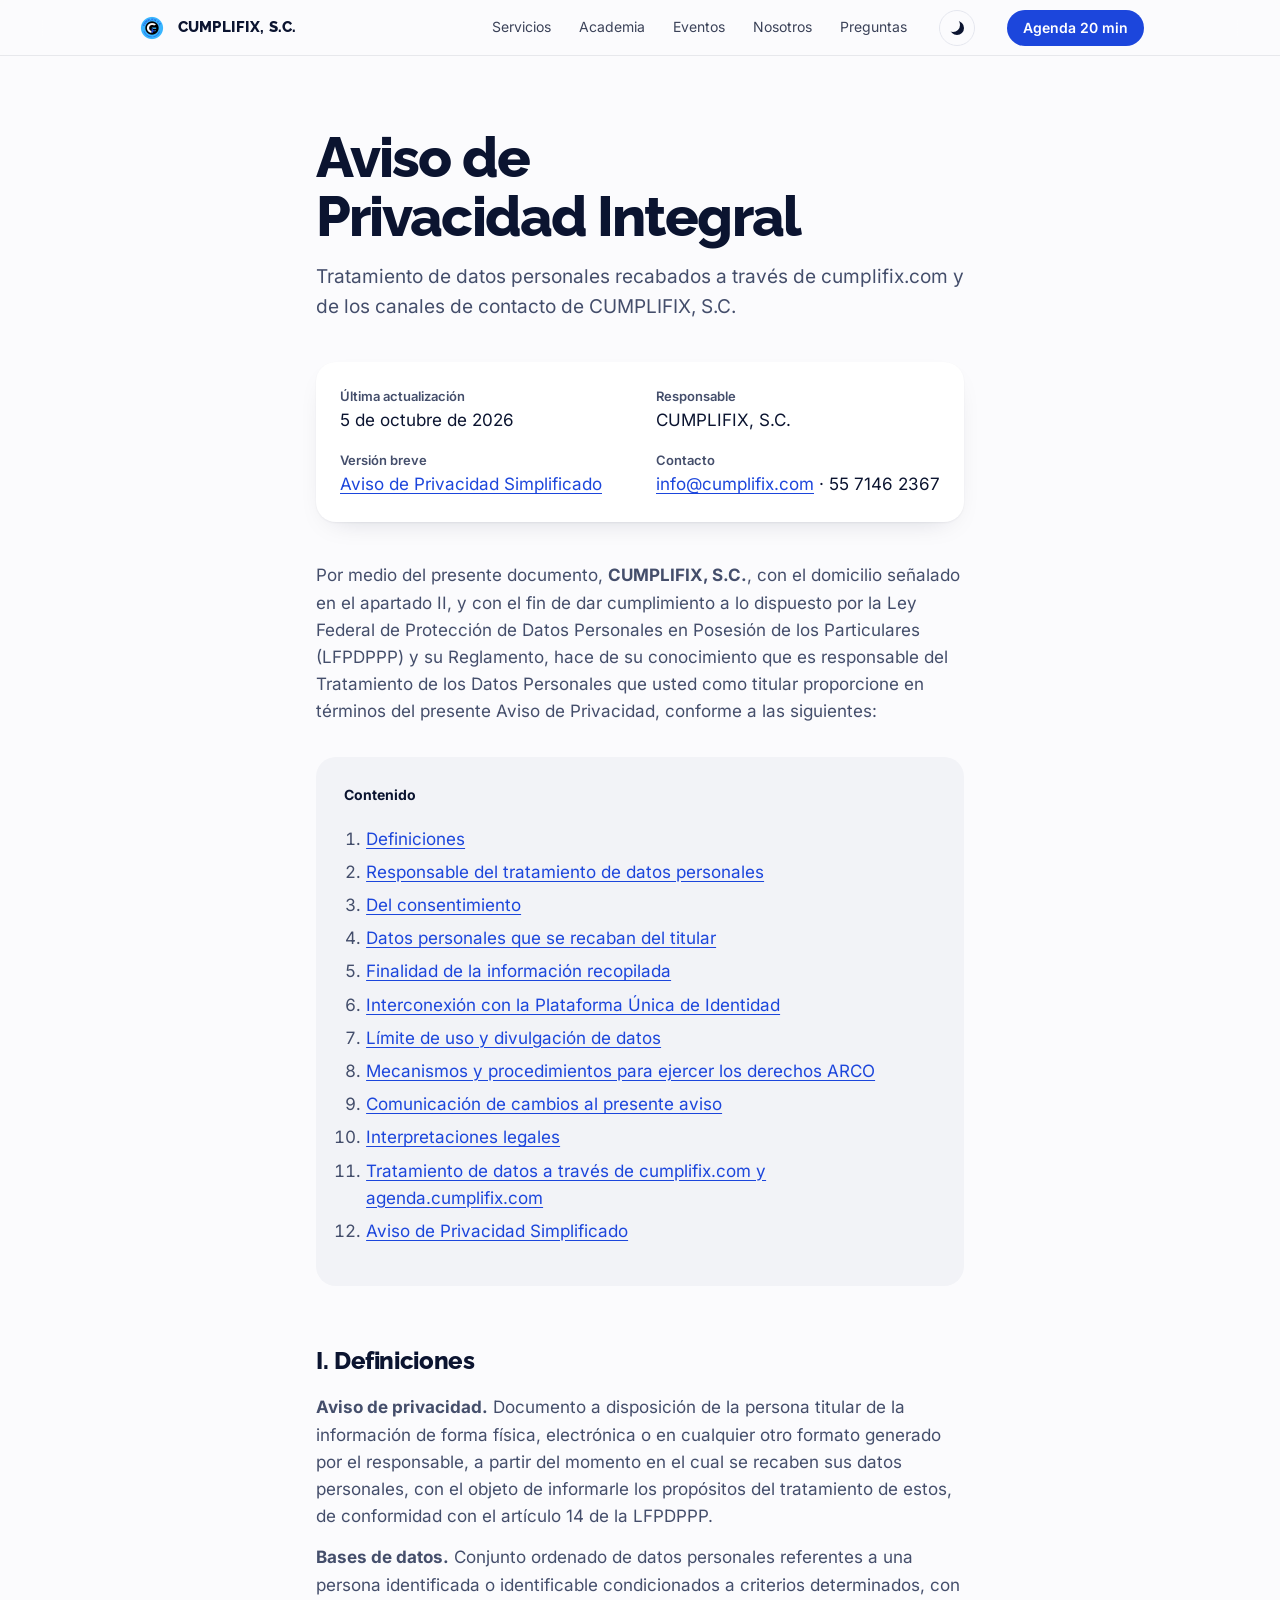
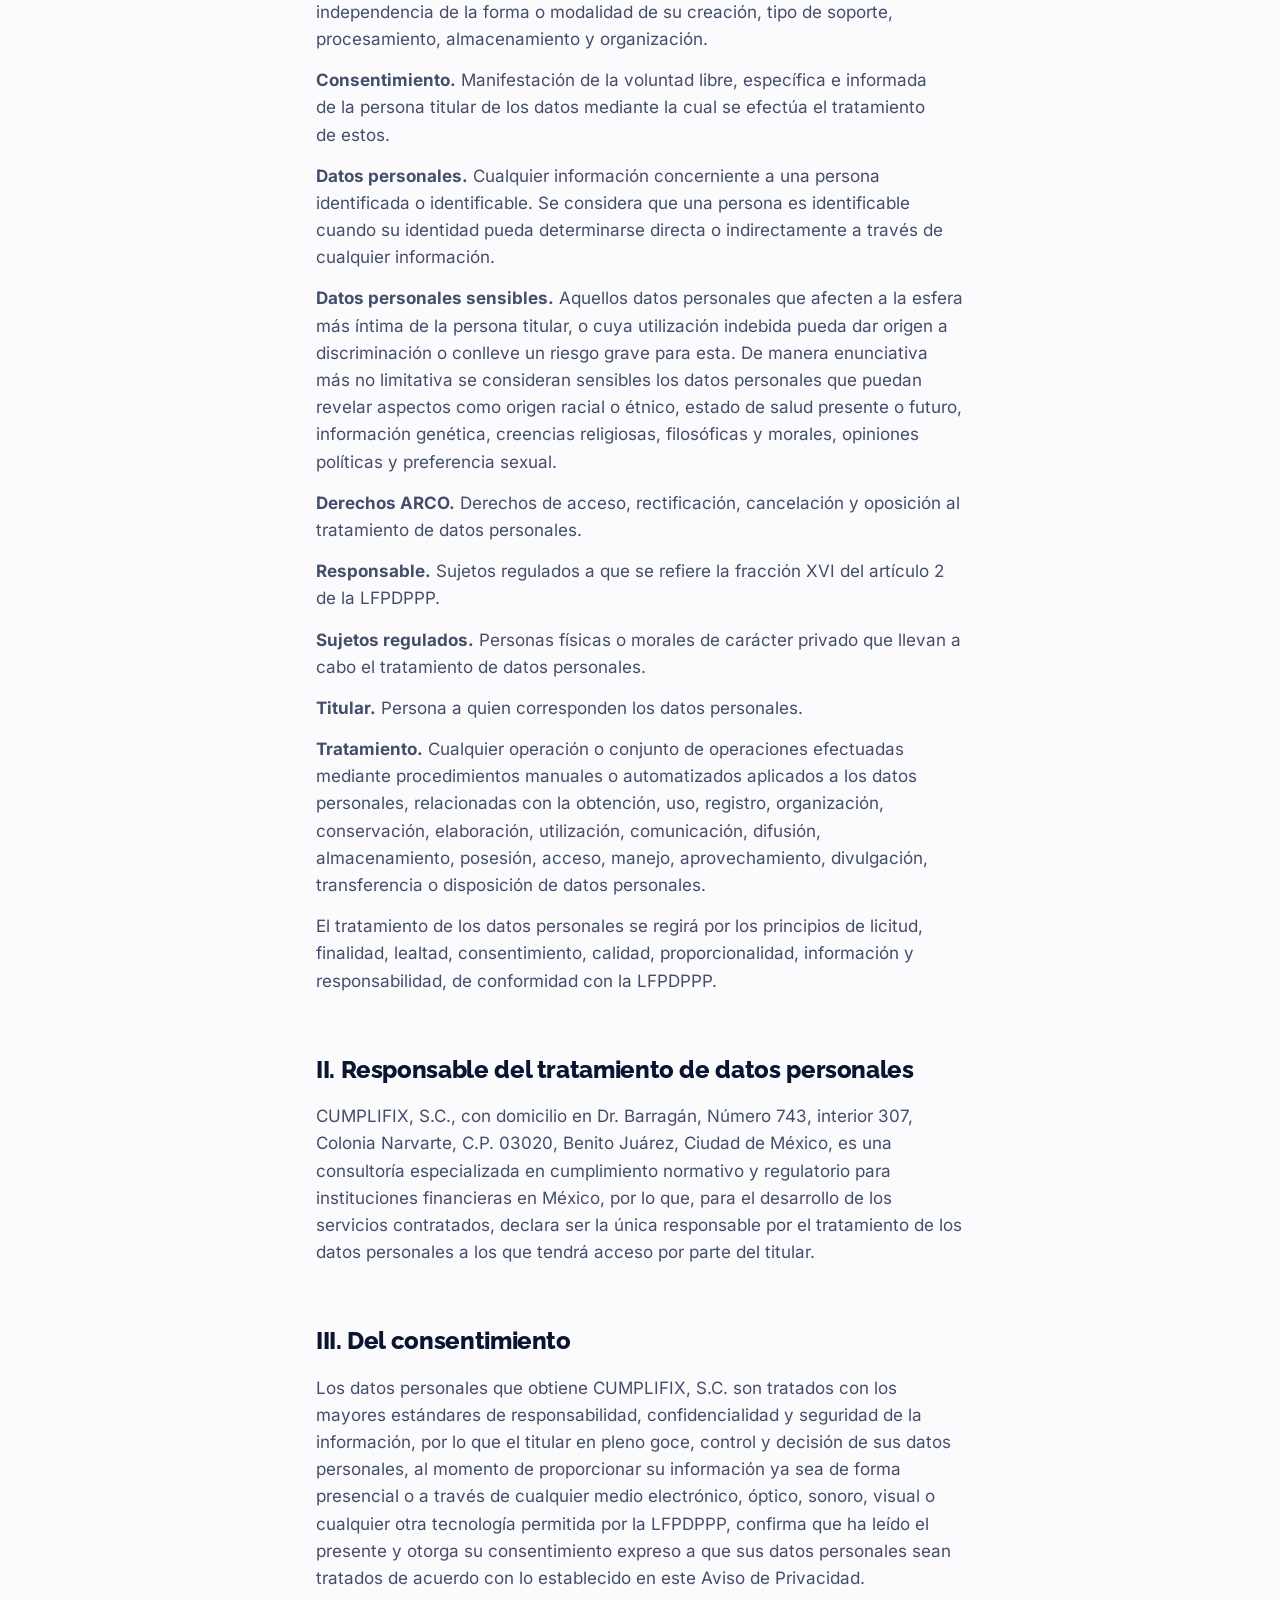
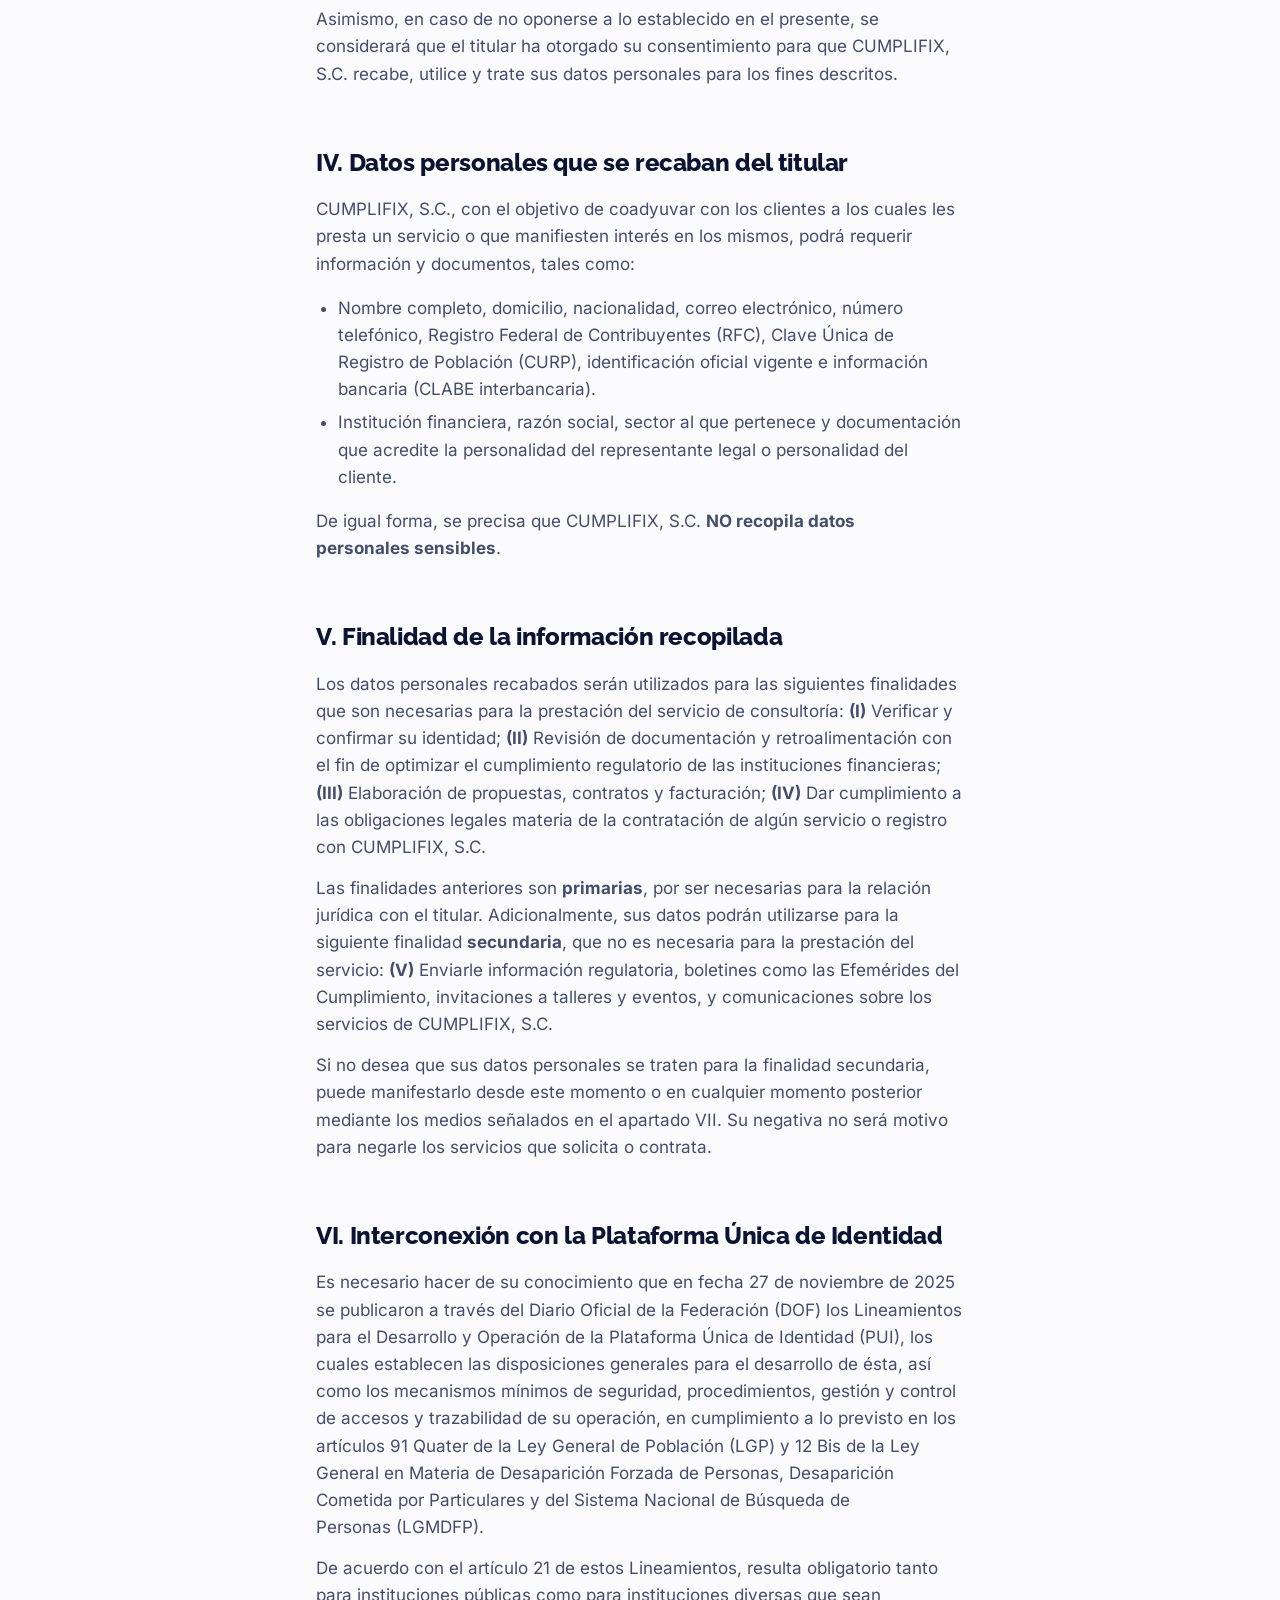
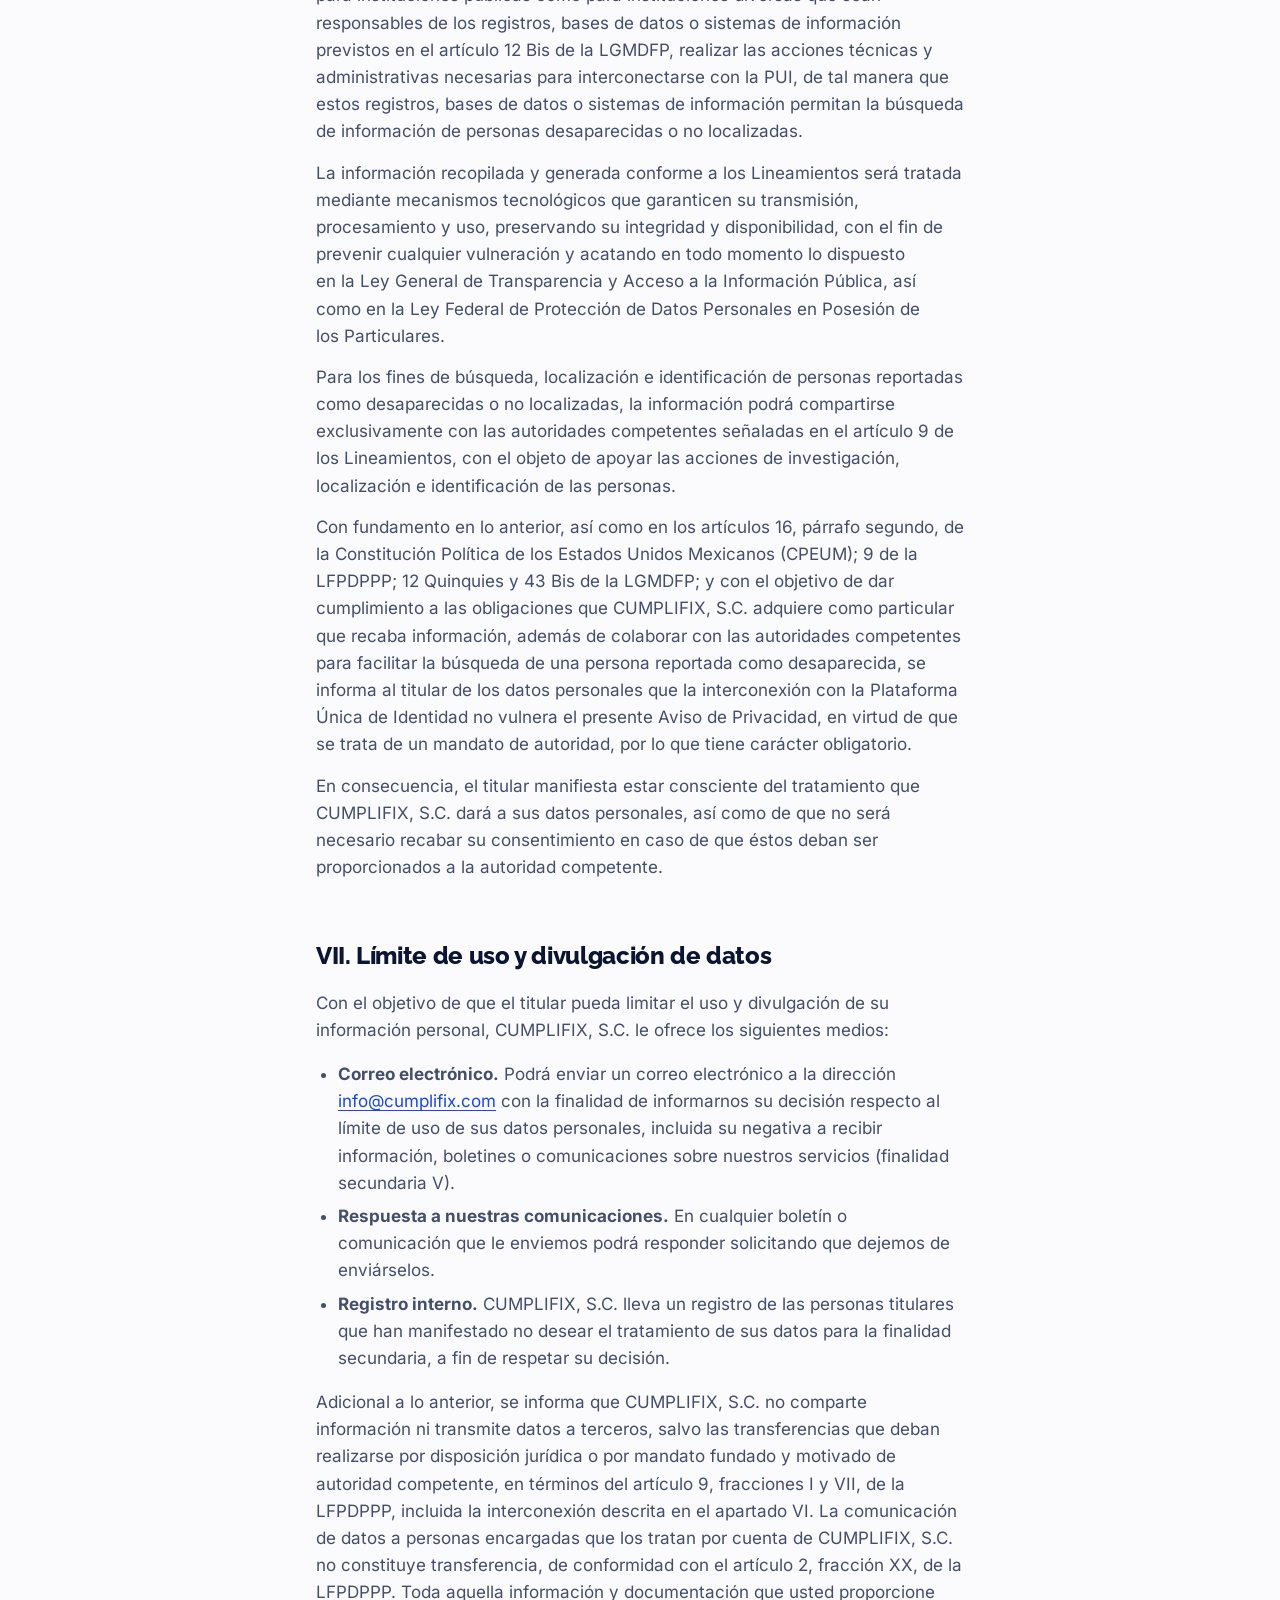
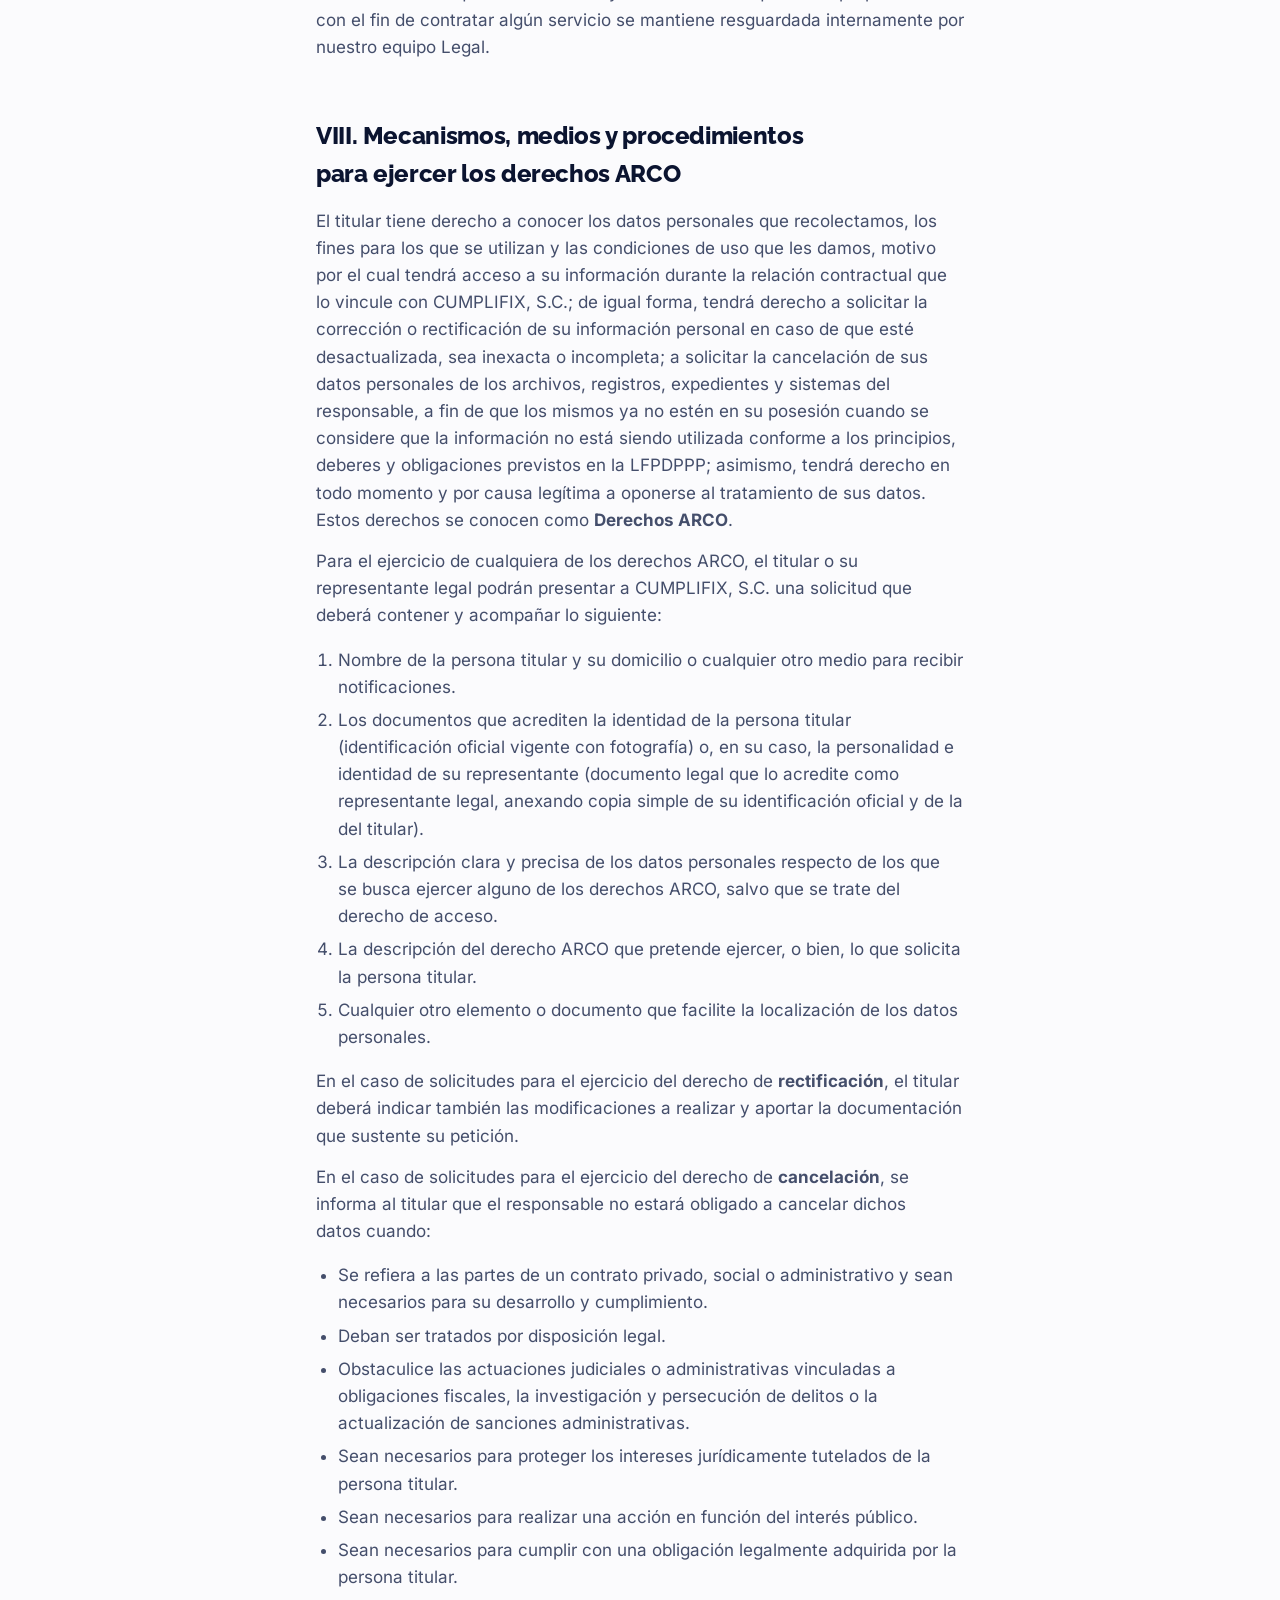
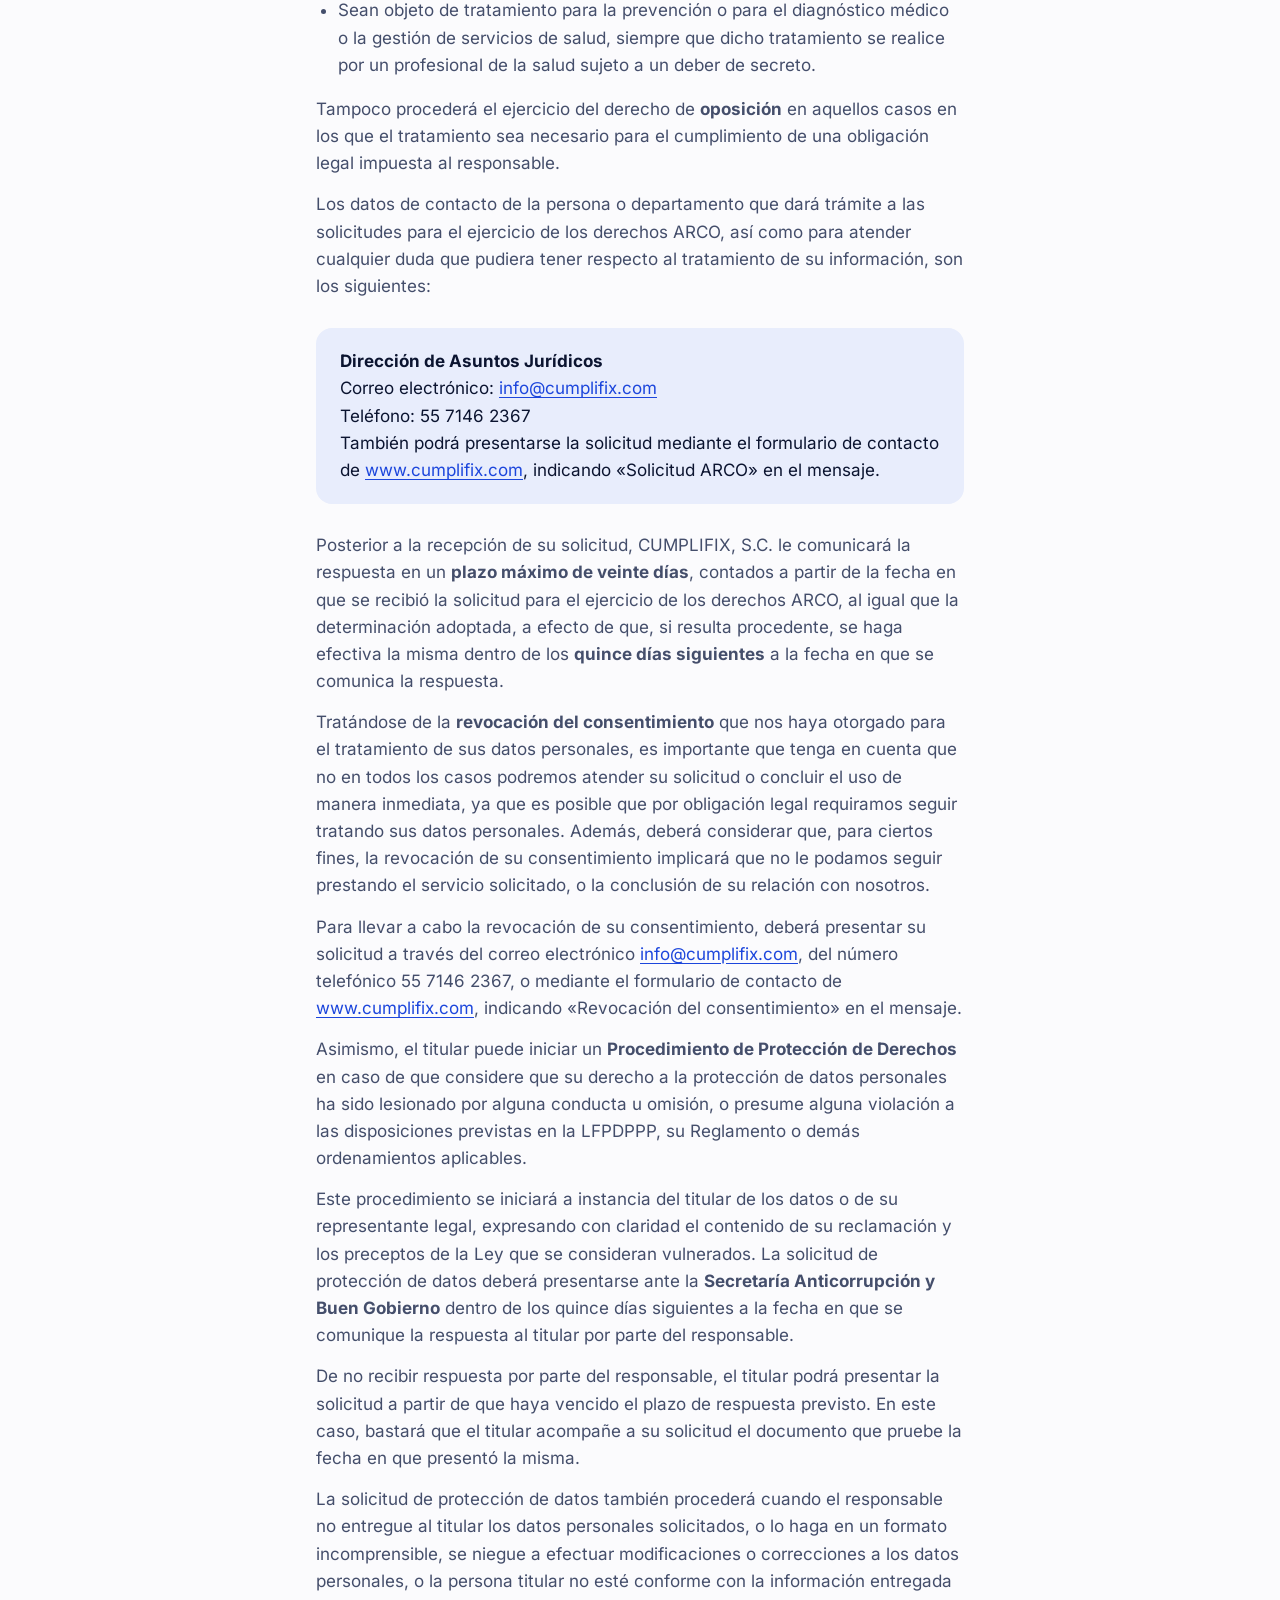
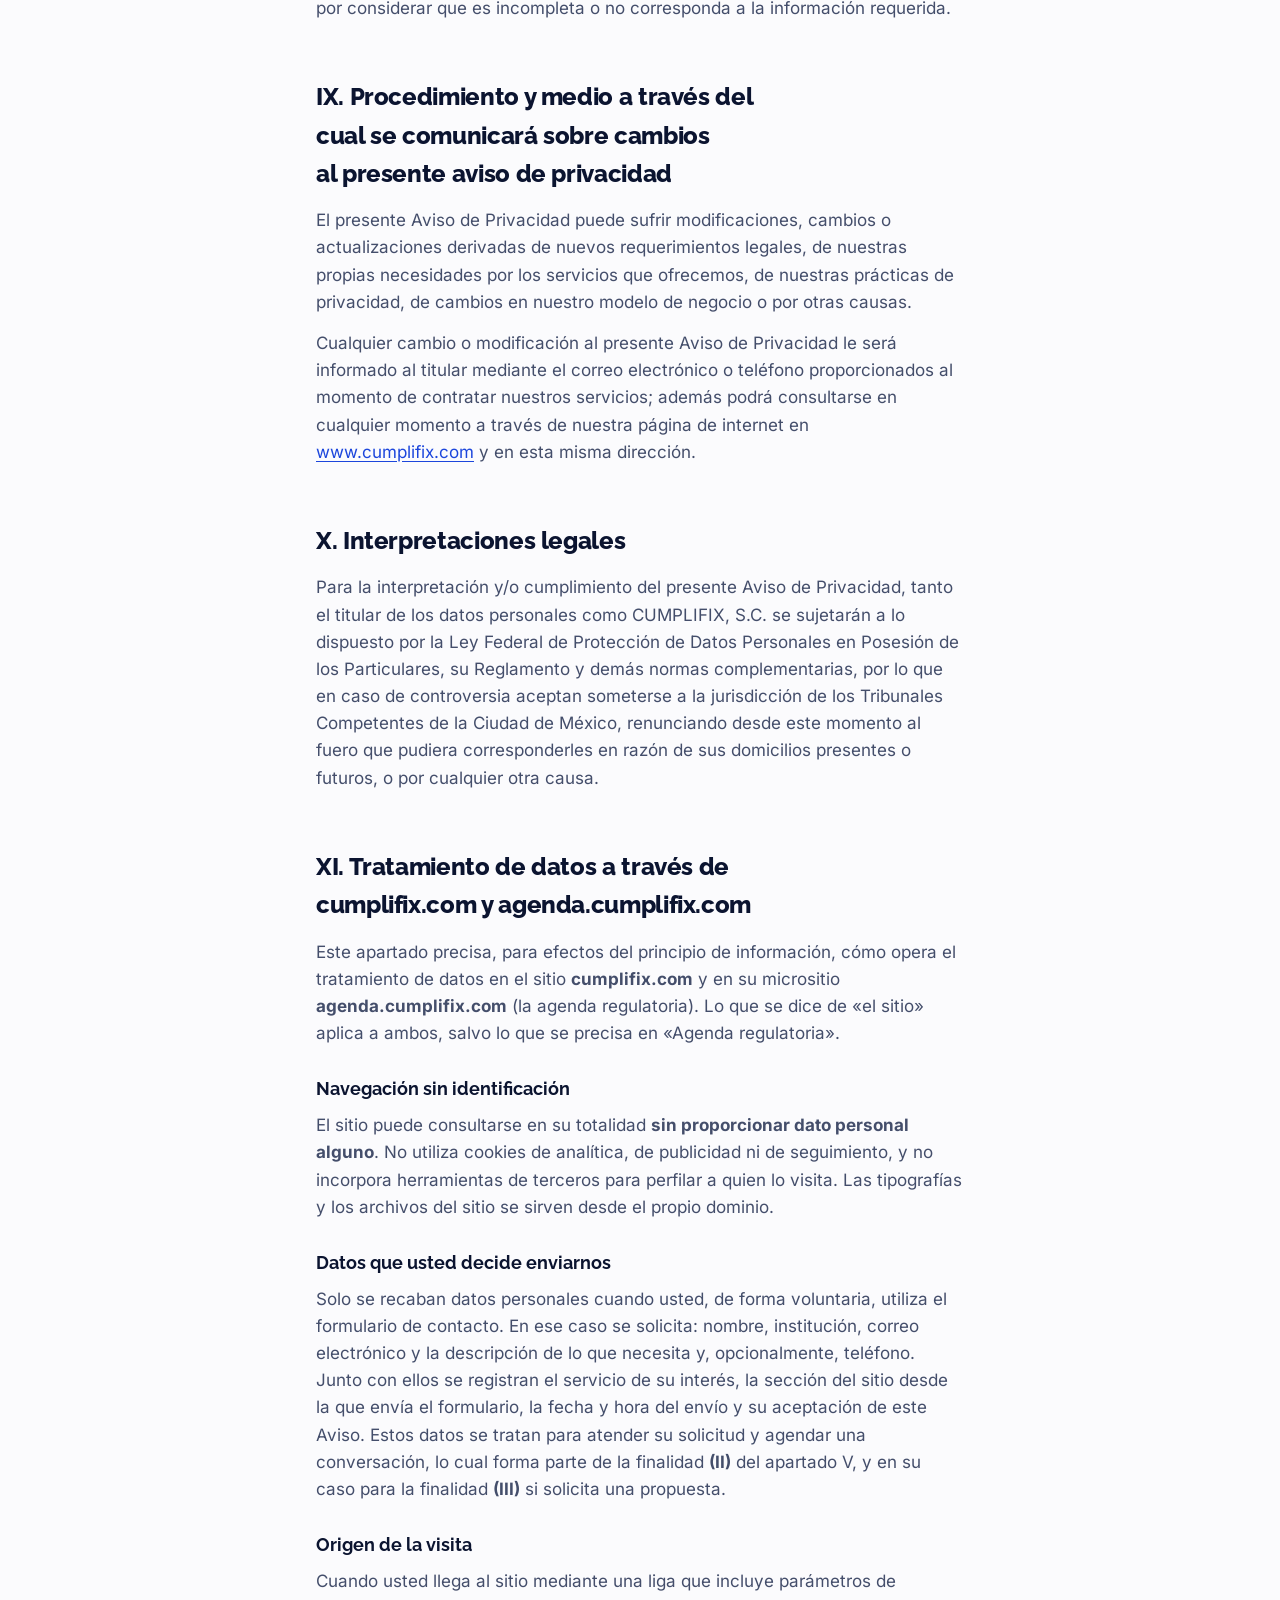
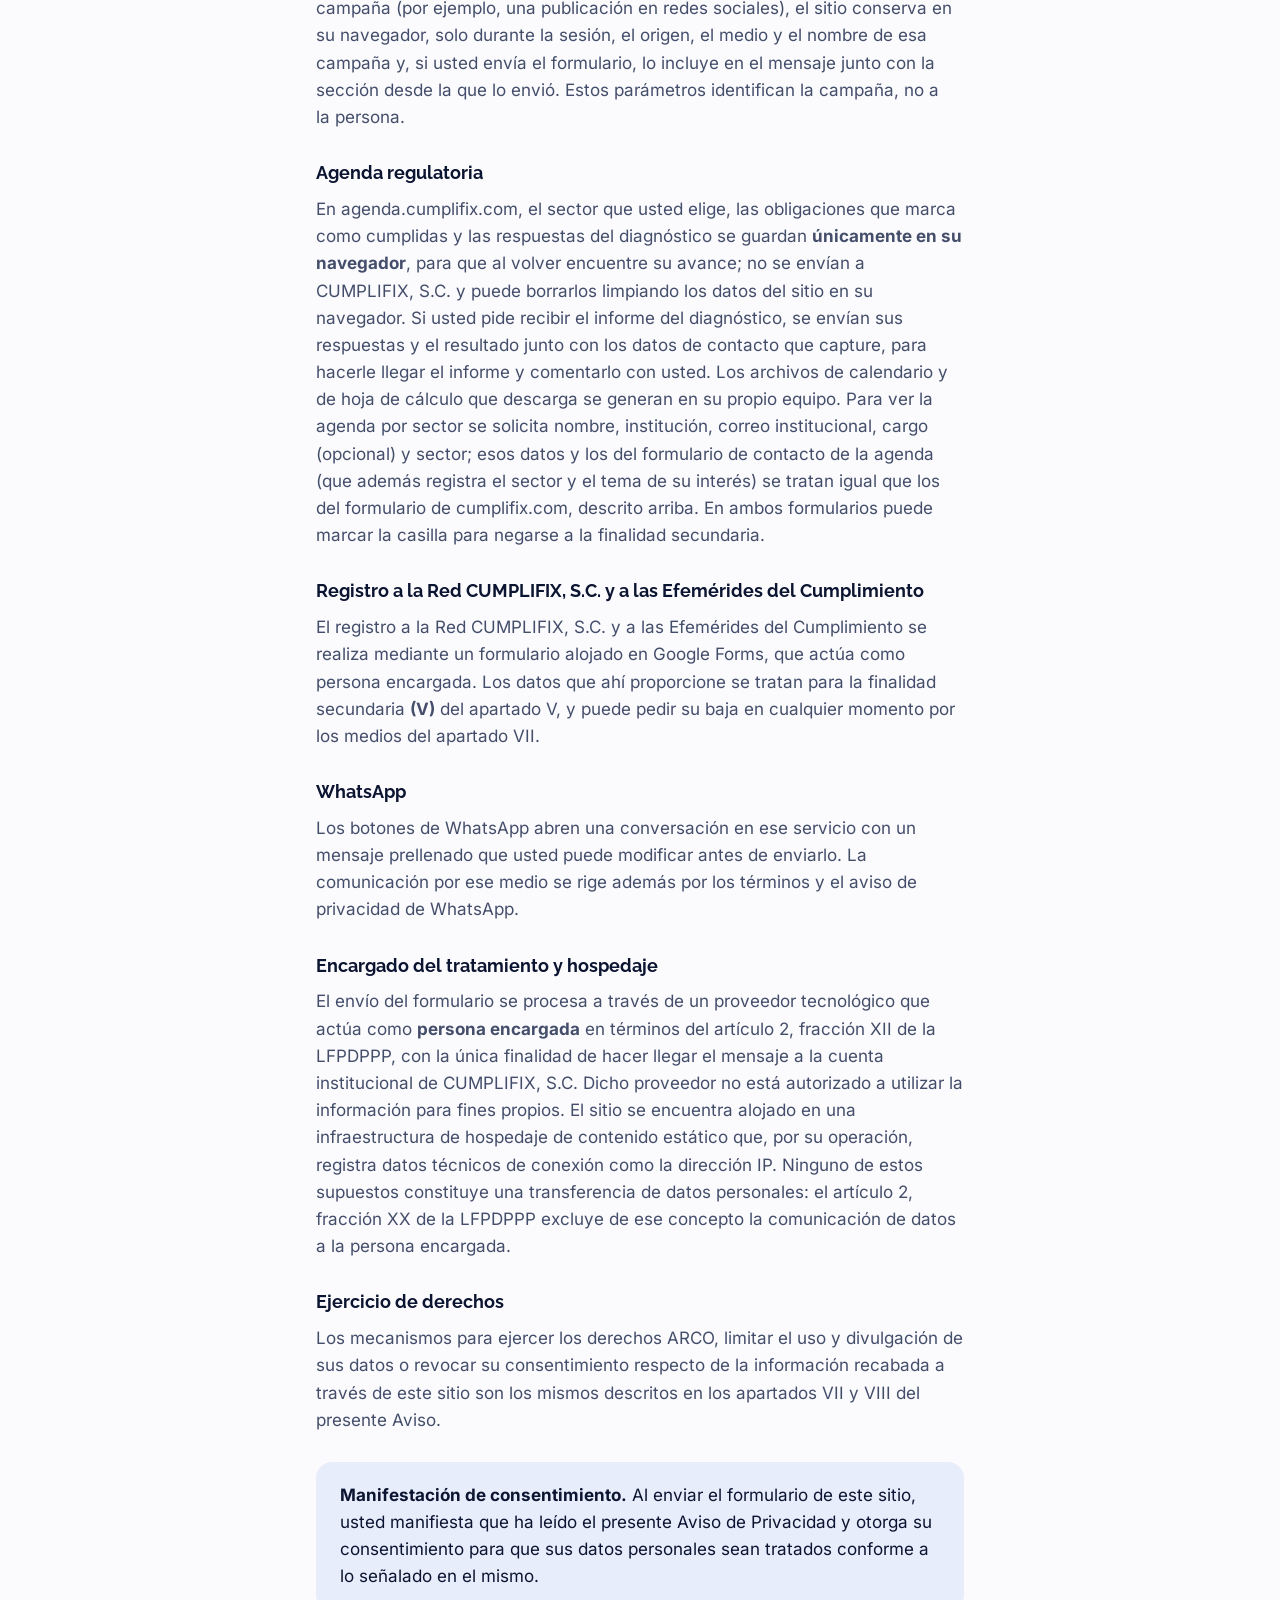
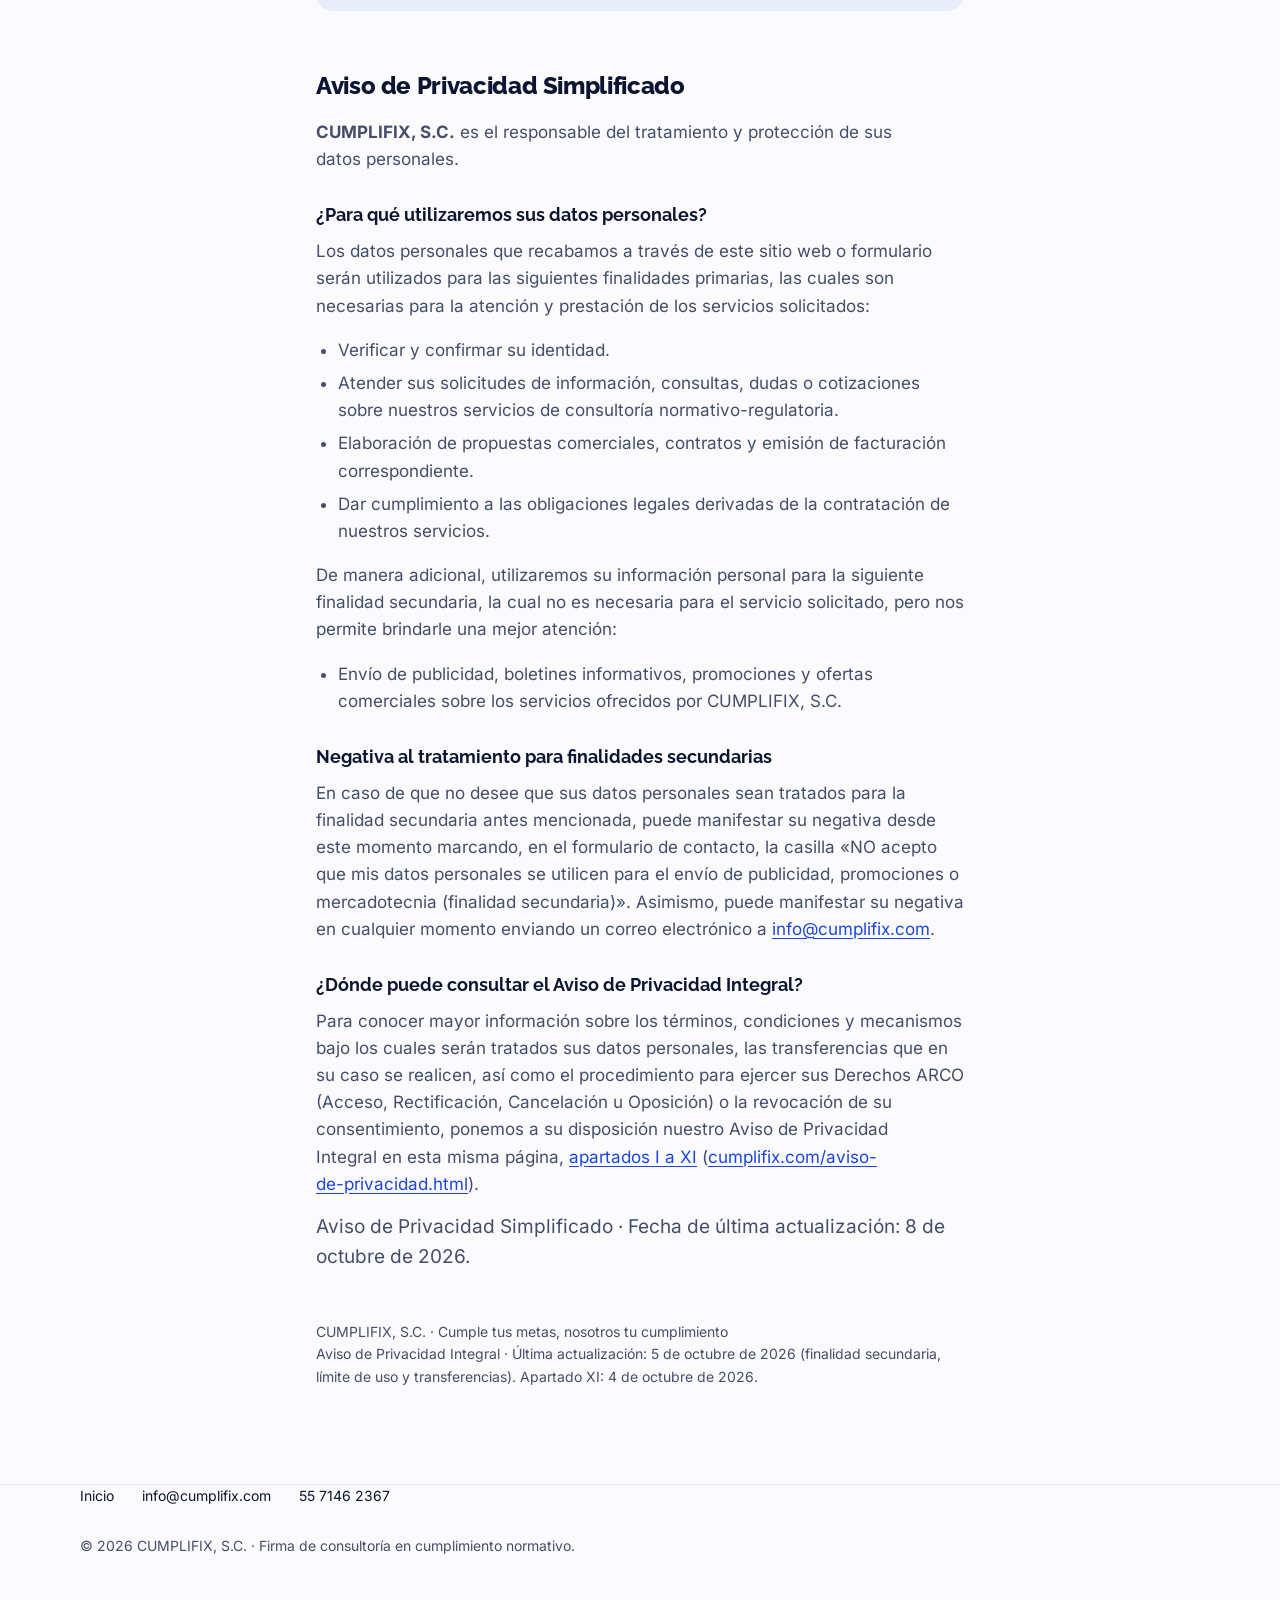
<file: aviso-de-privacidad.html>
<!doctype html>
<html lang="es-MX">
<head>
  <meta charset="utf-8">
  <meta http-equiv="Content-Security-Policy" content="default-src 'none'; script-src 'self'; style-src 'self' 'unsafe-inline'; img-src 'self' data:; font-src 'self'; connect-src 'self'; manifest-src 'self'; base-uri 'none'; form-action 'none'; object-src 'none'; upgrade-insecure-requests">
  <meta name="referrer" content="strict-origin-when-cross-origin">
  <meta name="viewport" content="width=device-width, initial-scale=1">
  <title>Aviso de Privacidad · CUMPLIFIX, S.C.</title>
  <meta name="description" content="Aviso de Privacidad Integral y Simplificado de CUMPLIFIX, S.C. para el tratamiento de datos personales recabados a través de cumplifix.com y de sus canales de contacto.">
  <meta property="og:site_name" content="CUMPLIFIX, S.C.">
  <meta property="og:title" content="Aviso de Privacidad · CUMPLIFIX, S.C.">
  <meta property="og:description" content="Aviso de Privacidad Integral y Simplificado de CUMPLIFIX, S.C.">
  <meta property="og:type" content="website">
  <meta property="og:url" content="https://cumplifix.com/aviso-de-privacidad.html">
  <meta property="og:image" content="https://cumplifix.com/assets/img/og-cumplifix.jpg">
  <meta property="og:image:width" content="1200">
  <meta property="og:image:height" content="630">
  <meta property="og:image:alt" content="CUMPLIFIX, S.C. · Cumple tus metas, nosotros tu cumplimiento.">
  <meta property="og:locale" content="es_MX">
  <meta name="twitter:card" content="summary_large_image">
  <link rel="canonical" href="https://cumplifix.com/aviso-de-privacidad.html">
  <link rel="icon" type="image/png" href="assets/img/logo-128.png">
  <script src="assets/js/boot.js?v=20261008b"></script>
  <script src="assets/js/legal.js?v=20261008c" defer></script>
  <link rel="preload" href="assets/fonts/raleway-var.woff2" as="font" type="font/woff2" crossorigin>
  <link rel="preload" href="assets/fonts/inter-var.woff2" as="font" type="font/woff2" crossorigin>
  <link rel="stylesheet" href="assets/css/main.css?v=20261016c">
</head>
<body class="legal-page">
  <a class="skip" href="#contenido">Saltar al contenido</a>
  <header class="nav is-scrolled">
    <div class="nav-inner">
      <a class="brand" href="index.html" aria-label="CUMPLIFIX, S.C., inicio"><img src="assets/img/logo-128.png" alt="" width="32" height="32"><span>CUMPLIFIX, S.C.</span></a>
      <button class="menu-btn" type="button" aria-expanded="false" aria-controls="nav-links" aria-label="Abrir menú" data-menu><span></span></button>
      <nav class="nav-links" id="nav-links" aria-label="Principal">
        <a href="index.html#servicios">Servicios</a>
        <a href="index.html#academia">Academia</a>
        <a href="index.html#eventos">Eventos</a>
        <a href="index.html#equipo">Nosotros</a>
        <a href="index.html#preguntas">Preguntas</a>
      </nav>
      <button class="theme-btn" type="button" data-theme-toggle aria-label="Cambiar a modo oscuro"><span aria-hidden="true"></span></button>
      <a class="btn btn-sm" href="index.html#contacto">Agenda 20 min</a>
    </div>
  </header>
  <main id="contenido" class="legal">
    <h1>Aviso de Privacidad Integral</h1>
    <p class="legal-lead">Tratamiento de datos personales recabados a través de cumplifix.com y de los canales de contacto de CUMPLIFIX, S.C.</p>
    <div class="meta">
    <div><b>Última actualización</b>5 de octubre de 2026</div>
    <div><b>Responsable</b>CUMPLIFIX, S.C.</div>
    <div><b>Versión breve</b><a href="#simplificado">Aviso de Privacidad Simplificado</a></div>
    <div><b>Contacto</b><a href="mailto:info@cumplifix.com">info@cumplifix.com</a> · 55 7146 2367</div>
  </div>

  <p>Por medio del presente documento, <b>CUMPLIFIX, S.C.</b>, con el domicilio señalado en el apartado II, y con el
  fin de dar cumplimiento a lo dispuesto por la Ley Federal de Protección de Datos Personales en
  Posesión de los Particulares (LFPDPPP) y su Reglamento, hace de su conocimiento que es responsable
  del Tratamiento de los Datos Personales que usted como titular proporcione en términos del
  presente Aviso de Privacidad, conforme a las siguientes:</p>

  <div class="toc"><b>Contenido</b>
    <ol>
      <li><a href="#r1">Definiciones</a></li>
      <li><a href="#r2">Responsable del tratamiento de datos personales</a></li>
      <li><a href="#r3">Del consentimiento</a></li>
      <li><a href="#r4">Datos personales que se recaban del titular</a></li>
      <li><a href="#r5">Finalidad de la información recopilada</a></li>
      <li><a href="#r6">Interconexión con la Plataforma Única de Identidad</a></li>
      <li><a href="#r7">Límite de uso y divulgación de datos</a></li>
      <li><a href="#r8">Mecanismos y procedimientos para ejercer los derechos ARCO</a></li>
      <li><a href="#r9">Comunicación de cambios al presente aviso</a></li>
      <li><a href="#r10">Interpretaciones legales</a></li>
      <li><a href="#r11">Tratamiento de datos a través de cumplifix.com y agenda.cumplifix.com</a></li>
      <li><a href="#simplificado">Aviso de Privacidad Simplificado</a></li>
    </ol>
  </div>

  <h2 id="r1">I. Definiciones</h2>
  <p><b>Aviso de privacidad.</b> Documento a disposición de la persona titular de la información de
  forma física, electrónica o en cualquier otro formato generado por el responsable, a partir del
  momento en el cual se recaben sus datos personales, con el objeto de informarle los propósitos del
  tratamiento de estos, de conformidad con el artículo 14 de la LFPDPPP.</p>
  <p><b>Bases de datos.</b> Conjunto ordenado de datos personales referentes a una persona
  identificada o identificable condicionados a criterios determinados, con independencia de la forma
  o modalidad de su creación, tipo de soporte, procesamiento, almacenamiento y organización.</p>
  <p><b>Consentimiento.</b> Manifestación de la voluntad libre, específica e informada de la persona
  titular de los datos mediante la cual se efectúa el tratamiento de estos.</p>
  <p><b>Datos personales.</b> Cualquier información concerniente a una persona identificada o
  identificable. Se considera que una persona es identificable cuando su identidad pueda determinarse
  directa o indirectamente a través de cualquier información.</p>
  <p><b>Datos personales sensibles.</b> Aquellos datos personales que afecten a la esfera más íntima
  de la persona titular, o cuya utilización indebida pueda dar origen a discriminación o conlleve un
  riesgo grave para esta. De manera enunciativa más no limitativa se consideran sensibles los datos
  personales que puedan revelar aspectos como origen racial o étnico, estado de salud presente o
  futuro, información genética, creencias religiosas, filosóficas y morales, opiniones políticas y
  preferencia sexual.</p>
  <p><b>Derechos ARCO.</b> Derechos de acceso, rectificación, cancelación y oposición al tratamiento
  de datos personales.</p>
  <p><b>Responsable.</b> Sujetos regulados a que se refiere la fracción XVI del artículo 2 de la
  LFPDPPP.</p>
  <p><b>Sujetos regulados.</b> Personas físicas o morales de carácter privado que llevan a cabo el
  tratamiento de datos personales.</p>
  <p><b>Titular.</b> Persona a quien corresponden los datos personales.</p>
  <p><b>Tratamiento.</b> Cualquier operación o conjunto de operaciones efectuadas mediante
  procedimientos manuales o automatizados aplicados a los datos personales, relacionadas con la
  obtención, uso, registro, organización, conservación, elaboración, utilización, comunicación,
  difusión, almacenamiento, posesión, acceso, manejo, aprovechamiento, divulgación, transferencia o
  disposición de datos personales.</p>
  <p>El tratamiento de los datos personales se regirá por los principios de licitud, finalidad,
  lealtad, consentimiento, calidad, proporcionalidad, información y responsabilidad, de conformidad
  con la LFPDPPP.</p>

  <h2 id="r2">II. Responsable del tratamiento de datos personales</h2>
  <p>CUMPLIFIX, S.C., con domicilio en Dr. Barragán, Número 743, interior 307, Colonia Narvarte,
  C.P. 03020, Benito Juárez, Ciudad de México, es una consultoría especializada en cumplimiento normativo y regulatorio para
  instituciones financieras en México, por lo que, para el desarrollo de los servicios contratados,
  declara ser la única responsable por el tratamiento de los datos personales a los que tendrá acceso
  por parte del titular.</p>

  <h2 id="r3">III. Del consentimiento</h2>
  <p>Los datos personales que obtiene CUMPLIFIX, S.C. son tratados con los mayores estándares de
  responsabilidad, confidencialidad y seguridad de la información, por lo que el titular en pleno
  goce, control y decisión de sus datos personales, al momento de proporcionar su información ya sea
  de forma presencial o a través de cualquier medio electrónico, óptico, sonoro, visual o cualquier
  otra tecnología permitida por la LFPDPPP, confirma que ha leído el presente y otorga su
  consentimiento expreso a que sus datos personales sean tratados de acuerdo con lo establecido en
  este Aviso de Privacidad.</p>
  <p>Asimismo, en caso de no oponerse a lo establecido en el presente, se considerará que el titular
  ha otorgado su consentimiento para que CUMPLIFIX, S.C. recabe, utilice y trate sus datos personales
  para los fines descritos.</p>

  <h2 id="r4">IV. Datos personales que se recaban del titular</h2>
  <p>CUMPLIFIX, S.C., con el objetivo de coadyuvar con los clientes a los cuales les presta un
  servicio o que manifiesten interés en los mismos, podrá requerir información y documentos, tales
  como:</p>
  <ul>
    <li>Nombre completo, domicilio, nacionalidad, correo electrónico, número telefónico, Registro
    Federal de Contribuyentes (RFC), Clave Única de Registro de Población (CURP), identificación
    oficial vigente e información bancaria (CLABE interbancaria).</li>
    <li>Institución financiera, razón social, sector al que pertenece y documentación que acredite la
    personalidad del representante legal o personalidad del cliente.</li>
  </ul>
  <p>De igual forma, se precisa que CUMPLIFIX, S.C. <b>NO recopila datos personales sensibles</b>.</p>

  <h2 id="r5">V. Finalidad de la información recopilada</h2>
  <p>Los datos personales recabados serán utilizados para las siguientes finalidades que son
  necesarias para la prestación del servicio de consultoría: <b>(I)</b> Verificar y confirmar su
  identidad; <b>(II)</b> Revisión de documentación y retroalimentación con el fin de optimizar el
  cumplimiento regulatorio de las instituciones financieras; <b>(III)</b> Elaboración de propuestas,
  contratos y facturación; <b>(IV)</b> Dar cumplimiento a las obligaciones legales materia de la
  contratación de algún servicio o registro con CUMPLIFIX, S.C.</p>
  <p>Las finalidades anteriores son <b>primarias</b>, por ser necesarias para la relación jurídica con
  el titular. Adicionalmente, sus datos podrán utilizarse para la siguiente finalidad <b>secundaria</b>,
  que no es necesaria para la prestación del servicio: <b>(V)</b> Enviarle información regulatoria,
  boletines como las Efemérides del Cumplimiento, invitaciones a talleres y eventos, y comunicaciones
  sobre los servicios de CUMPLIFIX, S.C.</p>
  <p>Si no desea que sus datos personales se traten para la finalidad secundaria, puede manifestarlo
  desde este momento o en cualquier momento posterior mediante los medios señalados en el apartado VII.
  Su negativa no será motivo para negarle los servicios que solicita o contrata.</p>

  <h2 id="r6">VI. Interconexión con la Plataforma Única de Identidad</h2>
  <p>Es necesario hacer de su conocimiento que en fecha 27 de noviembre de 2025 se publicaron a
  través del Diario Oficial de la Federación (DOF) los Lineamientos para el Desarrollo y Operación de
  la Plataforma Única de Identidad (PUI), los cuales establecen las disposiciones generales para el
  desarrollo de ésta, así como los mecanismos mínimos de seguridad, procedimientos, gestión y control
  de accesos y trazabilidad de su operación, en cumplimiento a lo previsto en los artículos 91 Quater
  de la Ley General de Población (LGP) y 12 Bis de la Ley General en Materia de Desaparición Forzada
  de Personas, Desaparición Cometida por Particulares y del Sistema Nacional de Búsqueda de Personas
  (LGMDFP).</p>
  <p>De acuerdo con el artículo 21 de estos Lineamientos, resulta obligatorio tanto para instituciones
  públicas como para instituciones diversas que sean responsables de los registros, bases de datos o
  sistemas de información previstos en el artículo 12 Bis de la LGMDFP, realizar las acciones técnicas
  y administrativas necesarias para interconectarse con la PUI, de tal manera que estos registros,
  bases de datos o sistemas de información permitan la búsqueda de información de personas
  desaparecidas o no localizadas.</p>
  <p>La información recopilada y generada conforme a los Lineamientos será tratada mediante mecanismos
  tecnológicos que garanticen su transmisión, procesamiento y uso, preservando su integridad y
  disponibilidad, con el fin de prevenir cualquier vulneración y acatando en todo momento lo dispuesto
  en la Ley General de Transparencia y Acceso a la Información Pública, así como en la Ley Federal de
  Protección de Datos Personales en Posesión de los Particulares.</p>
  <p>Para los fines de búsqueda, localización e identificación de personas reportadas como
  desaparecidas o no localizadas, la información podrá compartirse exclusivamente con las autoridades
  competentes señaladas en el artículo 9 de los Lineamientos, con el objeto de apoyar las acciones de
  investigación, localización e identificación de las personas.</p>
  <p>Con fundamento en lo anterior, así como en los artículos 16, párrafo segundo, de la Constitución
  Política de los Estados Unidos Mexicanos (CPEUM); 9 de la LFPDPPP; 12 Quinquies y 43 Bis de la
  LGMDFP; y con el objetivo de dar cumplimiento a las obligaciones que CUMPLIFIX, S.C. adquiere como
  particular que recaba información, además de colaborar con las autoridades competentes para facilitar
  la búsqueda de una persona reportada como desaparecida, se informa al titular de los datos personales
  que la interconexión con la Plataforma Única de Identidad no vulnera el presente Aviso de Privacidad,
  en virtud de que se trata de un mandato de autoridad, por lo que tiene carácter obligatorio.</p>
  <p>En consecuencia, el titular manifiesta estar consciente del tratamiento que CUMPLIFIX, S.C. dará a
  sus datos personales, así como de que no será necesario recabar su consentimiento en caso de que
  éstos deban ser proporcionados a la autoridad competente.</p>

  <h2 id="r7">VII. Límite de uso y divulgación de datos</h2>
  <p>Con el objetivo de que el titular pueda limitar el uso y divulgación de su información personal,
  CUMPLIFIX, S.C. le ofrece los siguientes medios:</p>
  <ul>
    <li><b>Correo electrónico.</b> Podrá enviar un correo electrónico a la dirección
    <a href="mailto:info@cumplifix.com">info@cumplifix.com</a> con la finalidad de informarnos su
    decisión respecto al límite de uso de sus datos personales, incluida su negativa a recibir
    información, boletines o comunicaciones sobre nuestros servicios (finalidad secundaria V).</li>
    <li><b>Respuesta a nuestras comunicaciones.</b> En cualquier boletín o comunicación que le enviemos
    podrá responder solicitando que dejemos de enviárselos.</li>
    <li><b>Registro interno.</b> CUMPLIFIX, S.C. lleva un registro de las personas titulares que han
    manifestado no desear el tratamiento de sus datos para la finalidad secundaria, a fin de
    respetar su decisión.</li>
  </ul>
  <p>Adicional a lo anterior, se informa que CUMPLIFIX, S.C. no comparte información ni transmite
  datos a terceros, salvo las transferencias que deban realizarse por disposición jurídica o por
  mandato fundado y motivado de autoridad competente, en términos del artículo 9, fracciones I y VII,
  de la LFPDPPP, incluida la interconexión descrita en el apartado VI. La comunicación de datos a
  personas encargadas que los tratan por cuenta de CUMPLIFIX, S.C. no constituye transferencia, de
  conformidad con el artículo 2, fracción XX, de la LFPDPPP. Toda aquella información y documentación
  que usted proporcione con el fin de contratar algún servicio se mantiene resguardada internamente
  por nuestro equipo Legal.</p>

  <h2 id="r8">VIII. Mecanismos, medios y procedimientos para ejercer los derechos ARCO</h2>
  <p>El titular tiene derecho a conocer los datos personales que recolectamos, los fines para los que
  se utilizan y las condiciones de uso que les damos, motivo por el cual tendrá acceso a su información
  durante la relación contractual que lo vincule con CUMPLIFIX, S.C.; de igual forma, tendrá derecho a
  solicitar la corrección o rectificación de su información personal en caso de que esté desactualizada,
  sea inexacta o incompleta; a solicitar la cancelación de sus datos personales de los archivos,
  registros, expedientes y sistemas del responsable, a fin de que los mismos ya no estén en su posesión
  cuando se considere que la información no está siendo utilizada conforme a los principios, deberes y
  obligaciones previstos en la LFPDPPP; asimismo, tendrá derecho en todo momento y por causa legítima a
  oponerse al tratamiento de sus datos. Estos derechos se conocen como <b>Derechos ARCO</b>.</p>
  <p>Para el ejercicio de cualquiera de los derechos ARCO, el titular o su representante legal podrán
  presentar a CUMPLIFIX, S.C. una solicitud que deberá contener y acompañar lo siguiente:</p>
  <ol>
    <li>Nombre de la persona titular y su domicilio o cualquier otro medio para recibir notificaciones.</li>
    <li>Los documentos que acrediten la identidad de la persona titular (identificación oficial vigente
    con fotografía) o, en su caso, la personalidad e identidad de su representante (documento legal que
    lo acredite como representante legal, anexando copia simple de su identificación oficial y de la del
    titular).</li>
    <li>La descripción clara y precisa de los datos personales respecto de los que se busca ejercer
    alguno de los derechos ARCO, salvo que se trate del derecho de acceso.</li>
    <li>La descripción del derecho ARCO que pretende ejercer, o bien, lo que solicita la persona
    titular.</li>
    <li>Cualquier otro elemento o documento que facilite la localización de los datos personales.</li>
  </ol>
  <p>En el caso de solicitudes para el ejercicio del derecho de <b>rectificación</b>, el titular deberá
  indicar también las modificaciones a realizar y aportar la documentación que sustente su petición.</p>
  <p>En el caso de solicitudes para el ejercicio del derecho de <b>cancelación</b>, se informa al titular
  que el responsable no estará obligado a cancelar dichos datos cuando:</p>
  <ul>
    <li>Se refiera a las partes de un contrato privado, social o administrativo y sean necesarios para su
    desarrollo y cumplimiento.</li>
    <li>Deban ser tratados por disposición legal.</li>
    <li>Obstaculice las actuaciones judiciales o administrativas vinculadas a obligaciones fiscales, la
    investigación y persecución de delitos o la actualización de sanciones administrativas.</li>
    <li>Sean necesarios para proteger los intereses jurídicamente tutelados de la persona titular.</li>
    <li>Sean necesarios para realizar una acción en función del interés público.</li>
    <li>Sean necesarios para cumplir con una obligación legalmente adquirida por la persona titular.</li>
    <li>Sean objeto de tratamiento para la prevención o para el diagnóstico médico o la gestión de
    servicios de salud, siempre que dicho tratamiento se realice por un profesional de la salud sujeto a
    un deber de secreto.</li>
  </ul>
  <p>Tampoco procederá el ejercicio del derecho de <b>oposición</b> en aquellos casos en los que el
  tratamiento sea necesario para el cumplimiento de una obligación legal impuesta al responsable.</p>
  <p>Los datos de contacto de la persona o departamento que dará trámite a las solicitudes para el
  ejercicio de los derechos ARCO, así como para atender cualquier duda que pudiera tener respecto al
  tratamiento de su información, son los siguientes:</p>
  <div class="box">
    <b>Dirección de Asuntos Jurídicos</b><br>
    Correo electrónico: <a href="mailto:info@cumplifix.com">info@cumplifix.com</a><br>
    Teléfono: 55 7146 2367<br>
    También podrá presentarse la solicitud mediante el formulario de contacto de
    <a href="index.html#contacto">www.cumplifix.com</a>, indicando «Solicitud ARCO» en el mensaje.
  </div>
  <p>Posterior a la recepción de su solicitud, CUMPLIFIX, S.C. le comunicará la respuesta en un
  <b>plazo máximo de veinte días</b>, contados a partir de la fecha en que se recibió la solicitud para
  el ejercicio de los derechos ARCO, al igual que la determinación adoptada, a efecto de que, si resulta
  procedente, se haga efectiva la misma dentro de los <b>quince días siguientes</b> a la fecha en que se
  comunica la respuesta.</p>
  <p>Tratándose de la <b>revocación del consentimiento</b> que nos haya otorgado para el tratamiento de
  sus datos personales, es importante que tenga en cuenta que no en todos los casos podremos atender su
  solicitud o concluir el uso de manera inmediata, ya que es posible que por obligación legal requiramos
  seguir tratando sus datos personales. Además, deberá considerar que, para ciertos fines, la revocación
  de su consentimiento implicará que no le podamos seguir prestando el servicio solicitado, o la
  conclusión de su relación con nosotros.</p>
  <p>Para llevar a cabo la revocación de su consentimiento, deberá presentar su solicitud a través del
  correo electrónico <a href="mailto:info@cumplifix.com">info@cumplifix.com</a>, del número telefónico
  55 7146 2367, o mediante el formulario de contacto de
  <a href="index.html#contacto">www.cumplifix.com</a>, indicando «Revocación del consentimiento» en el mensaje.</p>
  <p>Asimismo, el titular puede iniciar un <b>Procedimiento de Protección de Derechos</b> en caso de que
  considere que su derecho a la protección de datos personales ha sido lesionado por alguna conducta u
  omisión, o presume alguna violación a las disposiciones previstas en la LFPDPPP, su Reglamento o demás
  ordenamientos aplicables.</p>
  <p>Este procedimiento se iniciará a instancia del titular de los datos o de su representante legal,
  expresando con claridad el contenido de su reclamación y los preceptos de la Ley que se consideran
  vulnerados. La solicitud de protección de datos deberá presentarse ante la <b>Secretaría
  Anticorrupción y Buen Gobierno</b> dentro de los quince días siguientes a la fecha en que se comunique
  la respuesta al titular por parte del responsable.</p>
  <p>De no recibir respuesta por parte del responsable, el titular podrá presentar la solicitud a partir
  de que haya vencido el plazo de respuesta previsto. En este caso, bastará que el titular acompañe a su
  solicitud el documento que pruebe la fecha en que presentó la misma.</p>
  <p>La solicitud de protección de datos también procederá cuando el responsable no entregue al titular
  los datos personales solicitados, o lo haga en un formato incomprensible, se niegue a efectuar
  modificaciones o correcciones a los datos personales, o la persona titular no esté conforme con la
  información entregada por considerar que es incompleta o no corresponda a la información requerida.</p>

  <h2 id="r9">IX. Procedimiento y medio a través del cual se comunicará sobre cambios al presente aviso de privacidad</h2>
  <p>El presente Aviso de Privacidad puede sufrir modificaciones, cambios o actualizaciones derivadas de
  nuevos requerimientos legales, de nuestras propias necesidades por los servicios que ofrecemos, de
  nuestras prácticas de privacidad, de cambios en nuestro modelo de negocio o por otras causas.</p>
  <p>Cualquier cambio o modificación al presente Aviso de Privacidad le será informado al titular
  mediante el correo electrónico o teléfono proporcionados al momento de contratar nuestros servicios;
  además podrá consultarse en cualquier momento a través de nuestra página de internet en
  <a href="https://www.cumplifix.com" rel="noopener">www.cumplifix.com</a> y en esta misma dirección.</p>

  <h2 id="r10">X. Interpretaciones legales</h2>
  <p>Para la interpretación y/o cumplimiento del presente Aviso de Privacidad, tanto el titular de los
  datos personales como CUMPLIFIX, S.C. se sujetarán a lo dispuesto por la Ley Federal de Protección de
  Datos Personales en Posesión de los Particulares, su Reglamento y demás normas complementarias, por lo
  que en caso de controversia aceptan someterse a la jurisdicción de los Tribunales Competentes de la
  Ciudad de México, renunciando desde este momento al fuero que pudiera corresponderles en razón de sus
  domicilios presentes o futuros, o por cualquier otra causa.</p>

  <h2 id="r11">XI. Tratamiento de datos a través de cumplifix.com y agenda.cumplifix.com</h2>
  <p>Este apartado precisa, para efectos del principio de información, cómo opera el tratamiento de
  datos en el sitio <b>cumplifix.com</b> y en su micrositio <b>agenda.cumplifix.com</b> (la agenda regulatoria).
  Lo que se dice de «el sitio» aplica a ambos, salvo lo que se precisa en «Agenda regulatoria».</p>

  <h3>Navegación sin identificación</h3>
  <p>El sitio puede consultarse en su totalidad <b>sin proporcionar dato personal alguno</b>. No utiliza
  cookies de analítica, de publicidad ni de seguimiento, y no incorpora herramientas de terceros para
  perfilar a quien lo visita. Las tipografías y los archivos del sitio se sirven desde el propio
  dominio.</p>

  <h3>Datos que usted decide enviarnos</h3>
  <p>Solo se recaban datos personales cuando usted, de forma voluntaria, utiliza el formulario de
  contacto. En ese caso se solicita: nombre, institución, correo electrónico y la descripción de lo que
  necesita y, opcionalmente, teléfono. Junto con ellos se registran el servicio de su interés, la sección
  del sitio desde la que envía el formulario, la fecha y hora del envío y su aceptación de este Aviso. Estos datos se tratan para atender su solicitud y
  agendar una conversación, lo cual forma parte de la finalidad <b>(II)</b> del apartado V, y en su caso
  para la finalidad <b>(III)</b> si solicita una propuesta.</p>

  <h3>Origen de la visita</h3>
  <p>Cuando usted llega al sitio mediante una liga que incluye parámetros de campaña (por ejemplo, una
  publicación en redes sociales), el sitio conserva en su navegador, solo durante la sesión, el origen, el medio
  y el nombre de esa campaña y, si usted envía el formulario, lo incluye en el mensaje junto con la sección desde la que
  lo envió. Estos parámetros identifican la campaña, no a la persona.</p>

  <h3>Agenda regulatoria</h3>
  <p>En agenda.cumplifix.com, el sector que usted elige, las obligaciones que marca como cumplidas y las
  respuestas del diagnóstico se guardan <b>únicamente en su navegador</b>, para que al volver encuentre
  su avance; no se envían a CUMPLIFIX, S.C. y puede borrarlos limpiando los datos del sitio en su
  navegador. Si usted pide recibir el informe del diagnóstico, se envían sus respuestas y el resultado
  junto con los datos de contacto que capture, para hacerle llegar el informe y comentarlo con usted. Los archivos de calendario y de hoja de cálculo que descarga se generan en su propio equipo.
  Para ver la agenda por sector se solicita nombre, institución, correo institucional, cargo
  (opcional) y sector; esos datos y los del formulario de contacto de la agenda (que además registra el
  sector y el tema de su interés) se tratan igual que los del formulario de cumplifix.com, descrito
  arriba. En ambos formularios puede marcar la casilla para negarse a la finalidad secundaria.</p>

  <h3>Registro a la Red CUMPLIFIX, S.C. y a las Efemérides del Cumplimiento</h3>
  <p>El registro a la Red CUMPLIFIX, S.C. y a las Efemérides del Cumplimiento se realiza mediante un formulario alojado en Google Forms, que
  actúa como persona encargada. Los datos que ahí proporcione se tratan para la finalidad secundaria
  <b>(V)</b> del apartado V, y puede pedir su baja en cualquier momento por los medios del apartado VII.</p>

  <h3>WhatsApp</h3>
  <p>Los botones de WhatsApp abren una conversación en ese servicio con un mensaje prellenado que usted
  puede modificar antes de enviarlo. La comunicación por ese medio se rige además por los términos y el
  aviso de privacidad de WhatsApp.</p>

  <h3>Encargado del tratamiento y hospedaje</h3>
  <p>El envío del formulario se procesa a través de un proveedor tecnológico que actúa como
  <b>persona encargada</b> en términos del artículo 2, fracción XII de la LFPDPPP, con la única finalidad de
  hacer llegar el mensaje a la cuenta institucional de CUMPLIFIX, S.C. Dicho proveedor no está
  autorizado a utilizar la información para fines propios. El sitio se encuentra alojado en una
  infraestructura de hospedaje de contenido estático que, por su operación, registra datos técnicos de
  conexión como la dirección IP. Ninguno de estos supuestos constituye una transferencia de datos
  personales: el artículo 2, fracción XX de la LFPDPPP excluye de ese concepto la comunicación de
  datos a la persona encargada.</p>

  <h3>Ejercicio de derechos</h3>
  <p>Los mecanismos para ejercer los derechos ARCO, limitar el uso y divulgación de sus datos o revocar
  su consentimiento respecto de la información recabada a través de este sitio son los mismos descritos
  en los apartados VII y VIII del presente Aviso.</p>

  <div class="box">
    <b>Manifestación de consentimiento.</b> Al enviar el formulario de este sitio, usted manifiesta que
    ha leído el presente Aviso de Privacidad y otorga su consentimiento para que sus datos personales
    sean tratados conforme a lo señalado en el mismo.
  </div>

  <h2 id="simplificado">Aviso de Privacidad Simplificado</h2>
  <p><b>CUMPLIFIX, S.C.</b> es el responsable del tratamiento y protección de sus
  datos personales.</p>
  <h3>¿Para qué utilizaremos sus datos personales?</h3>
  <p>Los datos personales que recabamos a través de este sitio web o formulario serán utilizados para
  las siguientes finalidades primarias, las cuales son necesarias para la atención y prestación de los
  servicios solicitados:</p>
  <ul>
    <li>Verificar y confirmar su identidad.</li>
    <li>Atender sus solicitudes de información, consultas, dudas o cotizaciones sobre nuestros
    servicios de consultoría normativo-regulatoria.</li>
    <li>Elaboración de propuestas comerciales, contratos y emisión de facturación correspondiente.</li>
    <li>Dar cumplimiento a las obligaciones legales derivadas de la contratación de nuestros servicios.</li>
  </ul>
  <p>De manera adicional, utilizaremos su información personal para la siguiente finalidad secundaria,
  la cual no es necesaria para el servicio solicitado, pero nos permite brindarle una mejor atención:</p>
  <ul>
    <li>Envío de publicidad, boletines informativos, promociones y ofertas comerciales sobre los
    servicios ofrecidos por CUMPLIFIX, S.C.</li>
  </ul>
  <h3>Negativa al tratamiento para finalidades secundarias</h3>
  <p>En caso de que no desee que sus datos personales sean tratados para la finalidad secundaria antes
  mencionada, puede manifestar su negativa desde este momento marcando, en el formulario de contacto,
  la casilla «NO acepto que mis datos personales se utilicen para el envío de publicidad, promociones o
  mercadotecnia (finalidad secundaria)». Asimismo, puede manifestar su negativa en cualquier momento
  enviando un correo electrónico a <a href="mailto:info@cumplifix.com">info@cumplifix.com</a>.</p>
  <h3>¿Dónde puede consultar el Aviso de Privacidad Integral?</h3>
  <p>Para conocer mayor información sobre los términos, condiciones y mecanismos bajo los cuales serán
  tratados sus datos personales, las transferencias que en su caso se realicen, así como el
  procedimiento para ejercer sus Derechos ARCO (Acceso, Rectificación, Cancelación u Oposición) o la
  revocación de su consentimiento, ponemos a su disposición nuestro Aviso de Privacidad Integral en
  esta misma página, <a href="#r1">apartados I a XI</a>
  (<a href="https://cumplifix.com/aviso-de-privacidad.html">cumplifix.com/aviso-de-privacidad.html</a>).</p>
  <p class="legal-lead">Aviso de Privacidad Simplificado · Fecha de última actualización: 8 de octubre de 2026.</p>

    <p class="fin">CUMPLIFIX, S.C. · Cumple tus metas, nosotros tu cumplimiento<br>
    Aviso de Privacidad Integral · Última actualización: 5 de octubre de 2026 (finalidad secundaria, límite de uso y transferencias). Apartado XI: 4 de octubre de 2026.</p>
  </main>
  <footer class="foot">
    <div class="foot-inner">
      <ul class="foot-links">
        <li><a href="index.html">Inicio</a></li>
        <li><a href="mailto:info@cumplifix.com">info@cumplifix.com</a></li>
        <li><a href="tel:+525571462367">55 7146 2367</a></li>
      </ul>
      <p class="foot-legal">© 2026 CUMPLIFIX, S.C. · Firma de consultoría en cumplimiento normativo.</p>
    </div>
  </footer>
</body>
</html>
</file>
<file: assets/css/main.css>
/* Lenis (integrado) */
html.lenis,html.lenis body{height:auto}.lenis:not(.lenis-autoToggle).lenis-stopped{overflow:clip}.lenis [data-lenis-prevent],.lenis [data-lenis-prevent-wheel],.lenis [data-lenis-prevent-touch]{overscroll-behavior:contain}.lenis.lenis-smooth iframe{pointer-events:none}.lenis.lenis-autoToggle{transition-property:overflow;transition-duration:1ms;transition-behavior:allow-discrete}

/* ============ Tipografías autoalojadas ============ */
@font-face {
  font-family: "Raleway";
  src: url("../fonts/raleway-var.woff2") format("woff2");
  font-weight: 100 900;
  font-display: swap;
}
@font-face {
  font-family: "Inter";
  src: url("../fonts/inter-var.woff2") format("woff2");
  font-weight: 100 900;
  font-display: swap;
}

/* ============ Tokens de marca ============ */
:root {
  --royal: #1C46DC;
  --royal-press: #1538B8;
  --sky: #38B6FF;
  --ink: #0B1430;
  --ink-2: #444E6B;        /* texto secundario sobre claro (AA) */
  --line: #E4E6EE;
  --ground: #FBFBFD;
  --ground-2: #F2F3F7;
  --wa: #0B6B37;           /* verde WhatsApp, 6.4:1 sobre blanco */
  --on-dark-2: #A9B8E0;    /* texto secundario sobre tinta, teñido de azul */

  --fg: #0B1430;            /* texto principal (cambia en modo oscuro) */
  --surface: #FFFFFF;       /* tarjetas y formularios sobre fondo claro */
  --accent-text: #1C46DC;   /* royal como color de texto/enlace */
  --nav-bg: rgba(251, 251, 253, .72);
  --pale: #E8EDFC;
  --err: #C2261D; --err-bg: #FFF5F4; --ok: #12753F;
  --cotton: #B5E3F5;
  --candy: #F4B8D0;

  --display: "Raleway", system-ui, sans-serif;
  --text: "Inter", system-ui, sans-serif;

  --ease-out: cubic-bezier(0.22, 1, 0.36, 1);
  --radius-l: 28px;
  --nav-h: 56px;
  --gutter: clamp(20px, 5vw, 56px);
}

/* ============ Modo oscuro ============ */
@media (prefers-color-scheme: dark) {
  :root:not([data-theme="light"]) {
    --ground: #060A18; --ground-2: #121A36; --surface: #0E1530; --fg: #EEF2FF; --ink-2: #A9B8E0;
    --line: rgba(255, 255, 255, .12); --accent-text: #8DB2FF; --nav-bg: rgba(6, 10, 24, .72); --pale: #16224A; --wa: #4CD38A; --err: #FF8A80; --err-bg: #2A1220; --ok: #5FE09A;
    color-scheme: dark;
  }
}
:root[data-theme="dark"] {
  --ground: #060A18; --ground-2: #121A36; --surface: #0E1530; --fg: #EEF2FF; --ink-2: #A9B8E0;
  --line: rgba(255, 255, 255, .12); --accent-text: #8DB2FF; --nav-bg: rgba(6, 10, 24, .72); --pale: #16224A; --wa: #4CD38A; --err: #FF8A80; --err-bg: #2A1220; --ok: #5FE09A;
  color-scheme: dark;
}
:root[data-theme="light"] { color-scheme: light; }

/* ============ Base ============ */
*, *::before, *::after { box-sizing: border-box; }
[hidden] { display: none !important; }
html { -webkit-text-size-adjust: 100%; scrollbar-color: #C5CBDB transparent; scroll-padding-top: calc(var(--nav-h) + 16px); }
@media (max-width: 700px) { html { scroll-padding-bottom: 96px; } }
body {
  margin: 0;
  background: var(--ground);
  color: var(--fg);
  font: 400 1.0625rem/1.6 var(--text);
  font-feature-settings: "ss01", "cv11";
  -webkit-font-smoothing: antialiased;
  caret-color: var(--accent-text);
  overflow-x: clip;
}
img { display: block; max-width: 100%; height: auto; }
h1, h2, h3 { font-family: var(--display); margin: 0; text-wrap: balance; }
p { margin: 0; text-wrap: pretty; }
a { color: inherit; text-underline-offset: 0.2em; }
::selection { background: var(--royal); color: #fff; }
:focus-visible { outline: 3px solid var(--royal); outline-offset: 3px; border-radius: 6px; }
.stage :focus-visible, .after :focus-visible, .pld-card :focus-visible, .contact :focus-visible, .nav.is-dark :focus-visible { outline-color: var(--sky); }
.contact .form :focus-visible { outline-color: var(--accent-text); }
.accent { color: var(--accent-text); }

.skip {
  position: absolute; left: 16px; top: -60px; z-index: 100;
  background: var(--ink); color: #fff; padding: 10px 16px; border-radius: 10px;
}
.skip:focus { top: 12px; }

/* ============ Botones ============ */
.btn {
  display: inline-flex; align-items: center; justify-content: center;
  min-height: 52px; padding: 12px 28px;
  border: 0; border-radius: 999px;  /* border: 0 → los <button> no traen el borde gris del navegador */
  background: var(--royal); color: #fff;
  font: 600 1.0625rem/1.25 var(--text);
  text-align: center;
  text-decoration: none;
  box-shadow: 0 1px 2px rgba(11, 20, 48, .12), 0 8px 24px -8px rgba(28, 70, 220, .55);
  transition: background-color .2s var(--ease-out), transform .16s var(--ease-out), box-shadow .2s var(--ease-out);
}
.btn:hover { background: var(--royal-press); box-shadow: 0 1px 2px rgba(11, 20, 48, .14), 0 12px 28px -8px rgba(28, 70, 220, .6); }
.btn:active { transform: scale(.97); }
.btn-sm { min-height: 36px; padding: 0 16px; line-height: 1; white-space: nowrap; font-size: .875rem; box-shadow: none; }
.btn-sm:hover { box-shadow: none; }

.link-wa {
  display: inline-flex; align-items: center; gap: 8px;
  min-height: 52px; padding: 0 8px;
  color: var(--wa); font-weight: 600; text-decoration: none;
}
.link-wa:hover { text-decoration: underline; }

/* ============ Navegación ============ */
.nav {
  position: fixed; inset: 0 0 auto 0; z-index: 50;
  height: var(--nav-h);
  background: var(--nav-bg);
  -webkit-backdrop-filter: saturate(180%) blur(20px);
  backdrop-filter: saturate(180%) blur(20px);
  border-bottom: 1px solid transparent;
  transition: border-color .3s var(--ease-out), background-color .4s var(--ease-out), color .4s var(--ease-out);
}
.nav.is-scrolled { border-bottom-color: rgba(11, 20, 48, .08); }
.nav.is-dark { background: rgba(11, 20, 48, .6); color: #fff; border-bottom-color: rgba(255, 255, 255, .08); }
.nav-inner {
  height: 100%; max-width: 1120px; margin: 0 auto; padding: 0 var(--gutter);
  display: flex; align-items: center; gap: 32px;
}
.brand { display: flex; align-items: center; gap: 10px; white-space: nowrap; text-decoration: none; font: 800 .9375rem/1 var(--display); letter-spacing: .01em; }
.nav-links { display: flex; gap: 28px; margin-left: auto; font-size: .875rem; }
.nav-links a { text-decoration: none; opacity: .8; transition: opacity .2s; }
.nav-links a:hover { opacity: 1; }
.menu-btn { display: none; }
@media (max-width: 820px) {
  .nav-inner { gap: 12px; }
  .nav-links { display: none; }
  .nav .btn-sm { margin-left: auto; }
  .nav .btn-sm { order: 1; }
  .menu-btn {
    order: 2;
    display: grid; place-items: center; width: 40px; height: 40px; margin-right: -8px;
    background: none; border: 0; color: inherit; border-radius: 10px; cursor: pointer;
  }
  .menu-btn span, .menu-btn span::before { display: block; width: 18px; height: 2px; background: currentColor; border-radius: 2px; transition: transform .3s var(--ease-out); position: relative; }
  .menu-btn span::before { content: ""; position: absolute; top: 6px; }
  .menu-btn span { transform: translateY(-3px); }
  .nav.is-open .menu-btn span { transform: translateY(0) rotate(45deg); }
  .nav.is-open .menu-btn span::before { top: 0; transform: rotate(-90deg); }
  .nav.is-open { background: var(--ground); color: var(--fg); }
  .nav.is-open .nav-links {
    display: grid; position: absolute; top: var(--nav-h); left: 0; right: 0;
    padding: 8px var(--gutter) 24px; gap: 0;
    background: var(--ground);
    box-shadow: 0 24px 40px -24px rgba(11, 20, 48, .35);
    -webkit-backdrop-filter: saturate(180%) blur(20px); backdrop-filter: saturate(180%) blur(20px);
    border-bottom: 1px solid rgba(11, 20, 48, .08);
    font: 800 1.5rem/1 var(--display); letter-spacing: -0.02em;
  }
  .nav.is-open .nav-links a { padding: 14px 0; opacity: 1; }
}

/* ============ Hero ============ */
.hero {
  position: relative; isolation: isolate;
  min-height: 92svh;
  display: flex; flex-direction: column; align-items: center; justify-content: center;
  text-align: center;
  padding: calc(var(--nav-h) + 72px) var(--gutter) 48px;
}
.hero-title {
  font-weight: 800;
  font-size: clamp(2.6rem, 8vw, 6rem);
  line-height: 1.02;
  letter-spacing: -0.038em;
  max-width: 13.5em;
}
.hero-title .line { display: block; padding-bottom: .06em; perspective: 900px; }
.hero-title .wd { display: inline-block; white-space: nowrap; }
.hero-title .ch { display: inline-block; transform-origin: 50% 80%; }
.hero-sub {
  margin-top: 28px;
  max-width: 48ch;
  font-size: clamp(1.125rem, 1.9vw, 1.375rem);
  line-height: 1.45;
  color: var(--ink-2);
}
@media (min-width: 1100px) { .hero-sub { max-width: 62ch; } }
.hero-actions {
  margin-top: 40px;
  display: flex; flex-wrap: wrap; align-items: center; justify-content: center; gap: 12px 24px;
}

/* Fondo vivo del hero (WebGL; si no hay, degradado CSS) */
.hero-bg {
  position: absolute; inset: 0; z-index: -1; overflow: hidden;
  background:
    radial-gradient(60% 50% at 85% 10%, #BFE6FF, transparent 70%),
    radial-gradient(50% 45% at 10% 30%, #CBD6FB, transparent 70%),
    var(--ground);
  -webkit-mask-image: linear-gradient(to bottom, #000 72%, transparent);
  mask-image: linear-gradient(to bottom, #000 72%, transparent);
}
.hero-bg canvas { width: 100%; height: 100%; display: block; opacity: 0; transition: opacity 1.2s var(--ease-out); }
.hero-bg canvas.is-on { opacity: 1; }
.hero-grain {
  position: absolute; inset: 0; opacity: .22; mix-blend-mode: multiply; pointer-events: none;
  background-image: url("data:image/svg+xml,%3Csvg xmlns='http://www.w3.org/2000/svg' width='160' height='160'%3E%3Cfilter id='n'%3E%3CfeTurbulence type='fractalNoise' baseFrequency='.9' numOctaves='2' stitchTiles='stitch'/%3E%3CfeColorMatrix values='0 0 0 0 .04 0 0 0 0 .08 0 0 0 0 .19 0 0 0 .55 0'/%3E%3C/filter%3E%3Crect width='100%25' height='100%25' filter='url(%23n)'/%3E%3C/svg%3E");
}

/* Franja de confianza del hero */
.hero-proof {
  list-style: none; margin: 44px 0 0; padding: 0;
  display: flex; flex-wrap: wrap; justify-content: center; gap: 10px 28px;
  font-size: .9375rem; color: var(--ink-2);
}
.hero-proof li { display: block; position: relative; }
.hero-proof li + li::before { content: ""; position: absolute; left: -16px; top: 50%; width: 4px; height: 4px; margin-top: -2px; border-radius: 50%; background: var(--royal); }
.hero-proof b { color: var(--fg); font-weight: 700; }
.hero-proof { animation: hero-rise 1.1s cubic-bezier(.16, 1, .3, 1) 1.1s both; }
@media (max-width: 600px) { .hero-proof { flex-direction: column; gap: 6px; } .hero-proof li + li::before { display: none; } }

/* ============ Escenario: panel que se expande ============ */
.stage { position: relative; height: 240vh; }
.stage-pin { position: sticky; top: 0; height: 100vh; height: 100svh; overflow: hidden; }
.stage-panel {
  position: absolute; inset: 0;
  background: var(--ink);
  color: #fff;
  clip-path: inset(6vh 5vw 0 5vw round var(--radius-l));
  display: grid; place-items: center;
}
.stage-pin { contain: layout paint; }
.stage-glow {
  position: absolute; inset: -20%;
  background:
    radial-gradient(40% 35% at 50% 42%, rgba(28, 70, 220, .55), transparent 70%),
    radial-gradient(30% 25% at 62% 60%, rgba(56, 182, 255, .22), transparent 70%);
  pointer-events: none;
  will-change: transform;
}
.seal {
  position: absolute;
  width: min(56vh, 70vw);
  aspect-ratio: 1;
  top: 50%; left: 50%;
  transform: translate(-50%, -50%);
  perspective: 1400px;
  will-change: transform;
}
.seal::after {
  content: ""; position: absolute; left: 22%; right: 22%; bottom: 6%; height: 8%;
  background: radial-gradient(50% 50% at 50% 50%, rgba(0, 0, 0, .55), transparent 70%);
  transform: translateZ(-60px); z-index: -1;
}
.coin { position: relative; width: 100%; height: 100%; transform-style: preserve-3d; }
.coin-face { position: absolute; inset: 0; width: 100%; height: 100%; backface-visibility: hidden; -webkit-backface-visibility: hidden; }
.coin-back { transform: translateZ(-19px) rotateY(180deg); }
.coin-edge {
  position: absolute; left: 14.7%; top: 14.7%; width: 67.2%; height: 67.2%;
  border-radius: 50%;
  background: #1B86C9;
  transform: translateZ(calc(var(--z) * -1.5px));
}
.coin-edge:nth-of-type(odd) { background: #2195DC; }
.statement-wrap {
  position: relative;
  max-width: 1040px;
  padding: 0 var(--gutter);
  opacity: 0;
}
.statement {
  font-weight: 700;
  font-size: clamp(1.55rem, 3.3vw, 2.75rem);
  line-height: 1.16;
  letter-spacing: -0.028em;
  text-align: left;
}
.statement em { font-style: normal; color: var(--sky); }
.statement .w { display: inline; }
.statement-note {
  margin-top: 28px;
  font-size: .8125rem; line-height: 1.5;
  color: var(--on-dark-2);
  max-width: 60ch;
}

/* ============ Después del escenario ============ */
.after {
  background: var(--ink);
  color: #fff;
  text-align: center;
  padding: 18vh var(--gutter) 22vh;
}
.after-title {
  font-weight: 800;
  font-size: clamp(2rem, 5.2vw, 4rem);
  line-height: 1.05;
  letter-spacing: -0.032em;
  max-width: 18ch;
  margin: 0 auto;
}
.after-title .accent { color: var(--sky); }
.after-sub { margin: 28px auto 0; max-width: 46ch; font-size: 1.1875rem; color: var(--on-dark-2); }
.after { overflow: hidden; padding-bottom: 14vh; }
.kinetic { margin-top: 12vh; }
.kinetic-row {
  white-space: nowrap; width: max-content;
  font: 800 clamp(3.5rem, 11vw, 10rem)/1 var(--display); letter-spacing: -0.045em;
  color: transparent; -webkit-text-stroke: 1.5px rgba(169, 184, 224, .55);
  will-change: transform;
}
.kinetic-row i { font-style: normal; color: var(--sky); -webkit-text-stroke: 0; padding: 0 .15em; }

/* ============ Encabezados de sección ============ */
.sec-head { max-width: 1120px; margin: 0 auto; padding: 0 var(--gutter); }
.sec-title {
  font-weight: 800;
  font-size: clamp(2.1rem, 5.4vw, 4.25rem);
  line-height: 1.04;
  letter-spacing: -0.034em;
  max-width: 16ch;
}
.sec-sub { margin-top: 20px; max-width: 54ch; font-size: clamp(1.0625rem, 1.6vw, 1.25rem); color: var(--ink-2); }

/* ============ Ciclo de servicios ============ */
.cycle { padding: 20vh 0 12vh; }
/* ---- Servicio ---- */
.svc-list { list-style: none; padding: 0; display: grid; }
.svc h4 { font: 800 1.4375rem/1.2 var(--display); letter-spacing: -0.015em; margin: 0; }
.svc p { margin-top: 8px; max-width: 60ch; }
.svc a {
  display: inline-flex; align-items: center; gap: 6px; margin-top: 12px;
  color: var(--accent-text); font-weight: 600; text-decoration: none;
}
.svc a::after { content: ""; width: 7px; height: 7px; border: solid currentColor; border-width: 2px 2px 0 0; transform: rotate(45deg); transition: transform .3s var(--ease-out); }
.svc a:hover::after { transform: translateX(3px) rotate(45deg); }
.t-white .svc p { color: var(--ink-2); }

/* ---- Tarjetas apiladas ---- */
.stack { max-width: 1200px; margin: 72px auto 0; padding: 0 var(--gutter); }
.scard {
  position: sticky; top: calc(var(--nav-h) + 20px);
  min-height: min(76vh, 720px);
  margin-bottom: 6vh;
  border-radius: 36px;
  padding: clamp(32px, 5vw, 72px);
  display: grid; grid-template-columns: minmax(0, 5fr) minmax(0, 6fr); gap: 32px 64px; align-content: center;
  box-shadow: 0 -1px 0 rgba(11, 20, 48, .04), 0 30px 80px -40px rgba(11, 20, 48, .45);
  transform-origin: 50% 0;
  overflow: hidden; isolation: isolate;
  scroll-margin-top: calc(var(--nav-h) + 20px);
}
.scard:last-child { margin-bottom: 0; }
.scard-name {
  font-weight: 800; font-size: clamp(2.6rem, 6vw, 5.25rem); line-height: .98; letter-spacing: -0.042em;
}
.scard-claim { margin-top: 20px; font: 600 clamp(1.125rem, 1.8vw, 1.5rem)/1.3 var(--display); letter-spacing: -0.01em; max-width: 24ch; }
.scard .svc-list { margin: 0; gap: 0; align-self: center; }
.scard .svc { background: none; box-shadow: none; border-radius: 0; padding: 22px 0; border-top: 1px solid currentColor; border-color: rgba(11, 20, 48, .12); }
.scard .svc:hover { transform: none; box-shadow: none; }
.scard .svc:first-child { border-top: 0; padding-top: 0; }
.scard .svc h4 { font-size: 1.3125rem; }
/* temas */
.t-white { background: var(--surface); color: var(--fg); }
.t-pale  { background: var(--pale); color: var(--fg); }
.t-pale .svc p { color: var(--ink-2); }
.t-sky   { background: var(--sky); color: #0B1430; }
.t-sky .svc p { color: #0B1430; }
.t-sky .svc a { color: #0B1430; }
.t-sky .svc { border-color: rgba(11, 20, 48, .2); }
.t-ink, .t-royal { color: #fff; }
.t-ink   { background: var(--ink); }
.t-royal { background: var(--royal); }
.t-ink .svc, .t-royal .svc { border-color: rgba(255, 255, 255, .16); }
.t-ink .svc p { color: #C9D3EE; }
.t-royal .svc p { color: #E3E9FF; }
.t-ink .svc a { color: var(--sky); }
.t-royal .svc a { color: #fff; }
.t-ink .scard-claim { color: var(--sky); }
.t-glow::before {
  content: ""; position: absolute; z-index: -1; inset: auto -20% -50% 20%; height: 100%;
  background: radial-gradient(50% 50% at 50% 50%, rgba(28, 70, 220, .6), transparent 70%);
}
.scard-claim { max-width: 26ch; }
.t-glow .scard-claim { font-size: clamp(1.0625rem, 1.5vw, 1.25rem); max-width: 34ch; }
@media (max-width: 860px) {
  .scard { position: relative; top: auto; min-height: 0; grid-template-columns: 1fr; border-radius: 28px; margin-bottom: 16px; }
}

/* ============ Herramientas ============ */
.tools { padding: 8vh 0 16vh; }
.tools-list { list-style: none; max-width: 1120px; margin: 48px auto 0; padding: 0 var(--gutter); }
.tools-list li { border-top: 1px solid var(--line); }
.tools-list li:last-child { border-bottom: 1px solid var(--line); }
.tools-list a {
  display: grid; grid-template-columns: minmax(0, 5fr) minmax(0, 7fr) auto; gap: 8px 40px; align-items: center;
  padding: 32px 16px; margin: 0 -16px; border-radius: 16px; text-decoration: none;
  transition: background-color .3s var(--ease-out);
}
.tools-list a:hover { background: var(--surface); }
.tools-list .tool-k, .tools-list .tool-d { transition: transform .4s var(--ease-out); }
.tools-list a:hover .tool-k, .tools-list a:hover .tool-d { transform: translateX(6px); }
.tool-k { font: 800 clamp(1.25rem, 2.2vw, 1.75rem)/1.15 var(--display); letter-spacing: -0.02em; }
.tool-d { color: var(--ink-2); }
.tool-go { font-size: 1.5rem; color: var(--accent-text); transition: transform .3s var(--ease-out); }
.tools-list a:hover .tool-go { transform: translateX(6px); }
@media (max-width: 760px) { .tools-list a { grid-template-columns: 1fr auto; } .tool-d { grid-column: 1 / -1; grid-row: 2; } }

/* ============ Quiénes somos ============ */
.about { padding: 14vh 0 10vh; background: var(--surface); }
.facts {
  max-width: 1120px; margin: 72px auto 0; padding: 0 var(--gutter);
  display: grid; grid-template-columns: repeat(3, minmax(0, 1fr)); gap: 32px;
}
.fact { display: grid; gap: 10px; padding-top: 24px; border-top: 2px solid var(--ink); }
.fact-n [data-count] { display: inline-block; text-align: right; }
.fact-n { font: 800 clamp(3rem, 7vw, 5.5rem)/0.95 var(--display); letter-spacing: -0.04em; font-variant-numeric: tabular-nums; color: var(--accent-text); }
.fact-l { color: var(--ink-2); max-width: 24ch; }
@media (max-width: 700px) { .facts { grid-template-columns: 1fr; gap: 28px; } }

.team {
  list-style: none; max-width: 1120px; margin: 96px auto 0; padding: 0 var(--gutter);
  display: grid; grid-template-columns: repeat(2, minmax(0, 1fr)); gap: 48px 56px;
}
.person { display: grid; grid-template-columns: 64px 1fr; gap: 20px; align-items: start; }
.avatar {
  width: 64px; height: 64px; border-radius: 50%;
  display: grid; place-items: center;
  background: #E8EDFC;
  color: var(--accent-text); font: 800 1.125rem/1 var(--display); letter-spacing: .02em;
}
.person h3 { line-height: 1.15; font-size: 1.5rem; font-weight: 800; letter-spacing: -0.015em; }
.role { margin-top: 2px; color: var(--accent-text); font-weight: 600; font-size: .9375rem; }
.bio { margin-top: 8px; color: var(--ink-2); }
@media (max-width: 760px) { .team { grid-template-columns: 1fr; gap: 36px; } }

.allies { max-width: 1120px; margin: 96px auto 0; padding: 40px var(--gutter) 0; }
.allies-title { font-weight: 800; font-size: clamp(1.75rem, 3.4vw, 2.5rem); line-height: 1.08; letter-spacing: -0.028em; }
.allies-list { list-style: none; margin: 32px 0 0; padding: 0; display: grid; grid-template-columns: repeat(3, minmax(0, 1fr)); gap: 24px 40px; }
.allies-list b { display: block; font: 800 1.5rem/1.1 var(--display); letter-spacing: -0.02em; }
.allies-list span { display: block; margin-top: 6px; color: var(--ink-2); font-size: .9375rem; }
@media (max-width: 760px) { .allies-list { grid-template-columns: 1fr; } }

/* ============ Sectores ============ */
.sectors { background: var(--surface); padding: 6vh 0 12vh; overflow: hidden; }
.marquee { display: flex; width: max-content; animation: marquee 60s linear infinite; }
.sectors:hover .marquee, .sectors:focus-within .marquee, .sectors.is-paused .marquee, .sectors.is-off .marquee { animation-play-state: paused; }
.sectors { position: relative; }
.marquee-toggle {
  position: absolute; right: var(--gutter); top: 8px; z-index: 1;
  font: 600 .8125rem/1 var(--text); color: var(--ink-2);
  background: var(--surface); border: 1px solid var(--line); border-radius: 999px; padding: 8px 12px; cursor: pointer;
}
.marquee-toggle:hover { color: var(--fg); }
.marquee p { white-space: nowrap; font: 800 clamp(1.5rem, 3.4vw, 2.75rem)/1 var(--display); letter-spacing: -0.03em; color: #6B7590; padding-right: .3em; }
@keyframes marquee { to { transform: translateX(-50%); } }

/* ============ Contacto ============ */
.contact { background: var(--ink); color: #fff; padding: 16vh var(--gutter) 14vh; scroll-margin-top: 0; }
.contact-grid { max-width: 1120px; margin: 0 auto; display: grid; grid-template-columns: 5fr 7fr; gap: 72px; align-items: start; }
.contact-title { font-weight: 800; font-size: clamp(2.1rem, 4.6vw, 3.75rem); line-height: 1.04; letter-spacing: -0.034em; }
.contact-sub { margin-top: 20px; font-size: 1.1875rem; color: var(--on-dark-2); }
.contact-ways { list-style: none; margin: 36px 0 0; padding: 0; display: grid; gap: 12px; }
.contact-ways a { color: #fff; font-weight: 600; text-decoration: none; border-bottom: 1px solid rgba(255,255,255,.25); padding-bottom: 2px; }
.contact-ways a:hover { border-color: var(--sky); }
.contact-ways .way-wa { color: #5FE09A; border-color: rgba(95, 224, 154, .4); }
.contact-note { margin-top: 36px; font-size: .9375rem; color: var(--on-dark-2); max-width: 40ch; }
.contact-note b { color: #fff; }

.form {
  background: var(--surface); color: var(--fg);
  border-radius: 28px; padding: clamp(24px, 4vw, 44px);
  display: grid; grid-template-columns: 1fr 1fr; gap: 18px 20px;
  box-shadow: 0 30px 80px -40px rgba(0, 0, 0, .6);
}
.field { display: grid; gap: 6px; }
.field-wide { grid-column: 1 / -1; }
.field label { font-size: .875rem; font-weight: 600; }
.opt { font-weight: 400; color: var(--ink-2); }
.field input, .field select, .field textarea {
  font: inherit; color: var(--fg);
  min-height: 48px; padding: 10px 14px;
  background: var(--ground-2); border: 1px solid #7C8499; border-radius: 12px;
  transition: border-color .2s, background-color .2s, box-shadow .2s;
  width: 100%;
}
.field textarea { resize: vertical; min-height: 96px; }
.field input:focus, .field select:focus, .field textarea:focus { outline: none; background: var(--surface); border-color: var(--accent-text); box-shadow: 0 0 0 4px rgba(28, 70, 220, .15); }
.field [aria-invalid="true"] { border-color: var(--err); background: var(--err-bg); }
.consent { display: grid; grid-template-columns: auto 1fr; gap: 10px; align-items: start; font-size: .875rem; color: var(--ink-2); }
.consent input { width: 20px; height: 20px; margin: 1px 0 0; accent-color: var(--accent-text); }
.consent a { color: var(--accent-text); }
.consent.is-invalid span { color: var(--err); }
.aviso-corto { font-size: .8125rem; color: var(--ink-2); border: 1px solid var(--line); border-radius: 14px; padding: 12px 16px; }
.aviso-corto summary { cursor: pointer; font-weight: 600; color: var(--accent-text); font-size: .875rem; }
.aviso-corto p { margin: 10px 0 0; line-height: 1.55; }
.aviso-corto a { color: var(--accent-text); }
.aviso-corto .aviso-fecha { opacity: .75; }
.form-foot { display: flex; flex-wrap: wrap; align-items: center; gap: 16px; margin-top: 4px; }
.form .btn[disabled] { opacity: .6; pointer-events: none; }
.form-status { font-size: .9375rem; font-weight: 600; }
.form-status.ok { color: var(--ok); }
.form-status.err { color: var(--err); }
.hp { position: absolute; left: -9999px; }
@media (max-width: 900px) { .contact-grid { grid-template-columns: 1fr; gap: 48px; } }
@media (max-width: 560px) { .form { grid-template-columns: 1fr; } }

/* ============ Barra fija móvil ============ */
.mbar { display: none; }
@media (max-width: 700px) {
  .mbar {
    position: fixed; z-index: 60; left: 12px; right: 12px; bottom: max(12px, env(safe-area-inset-bottom));
    display: grid; grid-template-columns: 1fr auto; gap: 8px;
    padding: 8px; border-radius: 999px;
    background: var(--nav-bg);
    -webkit-backdrop-filter: saturate(180%) blur(20px); backdrop-filter: saturate(180%) blur(20px);
    box-shadow: 0 10px 30px -10px rgba(11, 20, 48, .35);
    transform: translateY(140%); transition: transform .5s var(--ease-out);
  }
  .mbar.is-on { transform: none; }
  .mbar .btn { min-height: 46px; box-shadow: none; }
  .mbar-wa { display: grid; place-items: center; padding: 0 20px; border-radius: 999px; background: #E6F6EC; color: #0B6B37; font-weight: 700; text-decoration: none; }
}

/* ============ Pie ============ */
.foot { background: var(--ground); border-top: 1px solid var(--line); padding: 0 var(--gutter) 96px; overflow: hidden; font-size: .875rem; color: var(--ink-2); }
.foot-mark {
  margin: 0 calc(var(--gutter) * -1) 48px; padding-top: 6vh;
  font: 800 clamp(3rem, 12.4vw, 12rem)/.85 var(--display); letter-spacing: -0.055em;
  text-align: center; white-space: nowrap; color: var(--fg);
}
.foot-inner { max-width: 1120px; margin: 0 auto; display: grid; gap: 28px; }
.foot-brand { display: flex; align-items: center; gap: 14px; }
.foot-brand b { display: block; color: var(--fg); font: 800 1rem/1.2 var(--display); }
.foot-links { list-style: none; margin: 0; padding: 0; display: flex; flex-wrap: wrap; gap: 10px 28px; }
.foot-links a { text-decoration: none; color: var(--fg); }
.foot-links a:hover { color: var(--accent-text); text-decoration: underline; }
.foot-legal { max-width: 90ch; }

/* ============ Botones adicionales ============ */
.btn-light { background: #fff; color: #0B1430; box-shadow: 0 10px 30px -12px rgba(0, 0, 0, .45); }
.btn-light:hover { background: #E8EDFC; box-shadow: 0 10px 30px -12px rgba(0, 0, 0, .45); }
.btn-ghost { background: transparent; color: var(--accent-text); box-shadow: inset 0 0 0 1.5px currentColor; }
.btn-ghost:hover { background: rgba(28, 70, 220, .08); box-shadow: inset 0 0 0 1.5px currentColor; }
.btn-ghost-dark { background: transparent; color: #fff; box-shadow: inset 0 0 0 1.5px rgba(255, 255, 255, .5); }
.btn-ghost-dark:hover { background: rgba(255, 255, 255, .1); box-shadow: inset 0 0 0 1.5px #fff; }
.btn-dark { background: #0B1430; color: #fff; box-shadow: none; }
.btn-dark:hover { background: #18224A; box-shadow: none; }

/* Tema */
@media (max-width: 820px) { .theme-btn { display: none !important; } }
.theme-btn { width: 36px; height: 36px; border-radius: 50%; border: 1px solid var(--line); background: transparent; color: inherit; cursor: pointer; display: grid; place-items: center; }
.theme-btn span { width: 14px; height: 14px; border-radius: 50%; box-shadow: inset -4px -3px 0 0 currentColor; transition: box-shadow .4s var(--ease-out); }
[data-theme="dark"] .theme-btn span { box-shadow: inset 0 0 0 7px currentColor; }
@media (prefers-color-scheme: dark) { :root:not([data-theme="light"]) .theme-btn span { box-shadow: inset 0 0 0 7px currentColor; } }

/* Hero (modo oscuro) */
@media (prefers-color-scheme: dark) { :root:not([data-theme="light"]) .hero-grain { mix-blend-mode: overlay; opacity: .12; } :root:not([data-theme="light"]) .hero-bg { background: radial-gradient(60% 50% at 85% 10%, #123a77, transparent 70%), radial-gradient(50% 45% at 10% 30%, #1b2a6b, transparent 70%), var(--ground); } }
[data-theme="dark"] .hero-grain { mix-blend-mode: overlay; opacity: .12; }
[data-theme="dark"] .hero-bg { background: radial-gradient(60% 50% at 85% 10%, #123a77, transparent 70%), radial-gradient(50% 45% at 10% 30%, #1b2a6b, transparent 70%), var(--ground); }
.hero-title { font-size: clamp(2.3rem, 5.6vw, 4.75rem); max-width: 17em; }
.hero-title .ch { animation-delay: calc(.1s + var(--i) * 12ms); }

/* ============ Rutas por situación ============ */
.scard { grid-template-columns: minmax(0, 6fr) minmax(0, 5fr); }
.scard-name { font-size: clamp(1.9rem, 3.9vw, 3.4rem); line-height: 1.04; letter-spacing: -0.034em; }
.scard-body { align-self: center; }
@media (max-width: 860px) { .scard { grid-template-columns: 1fr; gap: 20px; } .scard-ctas .btn { flex: 1 1 auto; } }
.scard .scard-claim { margin-top: 0; font: 500 clamp(1.0625rem, 1.5vw, 1.25rem)/1.5 var(--text); letter-spacing: 0; max-width: 40ch; }
.chips { list-style: none; margin: 24px 0 0; padding: 0; display: flex; flex-wrap: wrap; gap: 8px; }
.chips li { font: 700 .875rem/1 var(--display); letter-spacing: .02em; padding: 9px 14px; border-radius: 999px; background: rgba(28, 70, 220, .1); color: var(--accent-text); }
.t-ink .chips li, .t-royal .chips li { background: rgba(255, 255, 255, .14); color: #fff; }
.t-sky .chips li { background: rgba(11, 20, 48, .12); color: #0B1430; }
.scard-ctas { margin-top: 32px; display: flex; flex-wrap: wrap; gap: 12px; }
.t-ink .scard-claim, .t-royal .scard-claim { color: #D6DFF7; }
.t-sky .scard-claim { color: #0B1430; }

/* ============ Servicios ============ */
.services { padding: 14vh 0 10vh; }
.svc-rows { list-style: none; max-width: 1120px; margin: 56px auto 0; padding: 0 var(--gutter); }
.svc-row {
  display: block;
  padding: 24px 0; border-top: 1px solid var(--line);
}
.svc-row:last-child { border-bottom: 1px solid var(--line); }
.svc-row h3 { font-size: clamp(1.25rem, 2vw, 1.625rem); font-weight: 800; letter-spacing: -0.02em; line-height: 1.15; }
.svc-row p { color: var(--ink-2); }
.svc-more {
  display: inline-flex; align-items: center; gap: 8px; white-space: nowrap;
  min-height: 44px; padding: 0 18px; border-radius: 999px;
  color: var(--accent-text); font-weight: 600; text-decoration: none;
  box-shadow: inset 0 0 0 1.5px currentColor;
  transition: background-color .2s var(--ease-out);
}
.svc-more:hover { background: rgba(28, 70, 220, .08); }
.svc-verb { padding-top: 6px; font: 800 .875rem/1 var(--display); letter-spacing: .06em; text-transform: uppercase; color: var(--accent-text); }
.svc-main p { margin-top: 8px; color: var(--ink-2); max-width: 70ch; }
.svc-row .svc-more { margin-top: 2px; }
@media (max-width: 760px) { .svc-row { grid-template-columns: 1fr; } .svc-verb { padding-top: 0; } .svc-more { justify-self: start; margin-top: 8px; } }

/* ============ PUI ============ */
.pui { padding: 4vh var(--gutter) 12vh; }
.pui-card {
  max-width: 1200px; margin: 0 auto; border-radius: 36px; padding: clamp(36px, 6vw, 88px);
  color: #fff; position: relative; overflow: hidden; isolation: isolate;
  background: linear-gradient(135deg, #0B1430 0%, #13246B 55%, #1C46DC 100%);
}
.pui-card::after { content: ""; position: absolute; z-index: -1; right: -10%; top: -30%; width: 55%; aspect-ratio: 1; border-radius: 50%; background: radial-gradient(closest-side, rgba(244, 184, 208, .35), transparent); }
.pui-title { font-weight: 800; font-size: clamp(2rem, 4.4vw, 3.5rem); line-height: 1.05; letter-spacing: -0.032em; max-width: 16ch; }
.pui-sub { margin-top: 20px; max-width: 60ch; font-size: 1.125rem; color: #D6DFF7; }
.pui-list { list-style: none; margin: 32px 0 36px; padding: 0; display: grid; gap: 14px; max-width: 64ch; }
.pui-list li { color: #D6DFF7; padding-left: 20px; position: relative; }
.pui-list li::before { content: ""; position: absolute; left: 0; top: .6em; width: 8px; height: 8px; border-radius: 50%; background: var(--sky); }
.pui-list b { color: #fff; }

/* ============ Por qué ahora ============ */
.why { padding: 14vh 0 4vh; }
.why-list { list-style: none; max-width: 1120px; margin: 56px auto 0; padding: 0 var(--gutter); display: grid; grid-template-columns: repeat(3, minmax(0, 1fr)); gap: 40px; counter-reset: why; }
.why-list li { counter-increment: why; padding-top: 24px; border-top: 2px solid var(--fg); }
.why-list h3 { font-size: clamp(1.5rem, 2.4vw, 2rem); font-weight: 800; letter-spacing: -0.025em; }
.why-list p { margin-top: 12px; color: var(--ink-2); }
.cross { max-width: 1120px; margin: 72px auto 0; padding: 0 var(--gutter); }
.cross-title { font: 800 1.125rem/1.2 var(--display); }
.chips-lg li { font-size: 1rem; padding: 12px 18px; }
.cross-close { margin-top: 40px; font: 700 clamp(1.4rem, 2.8vw, 2.2rem)/1.2 var(--display); letter-spacing: -0.024em; max-width: 26ch; color: var(--accent-text); }
@media (max-width: 860px) { .why-list { grid-template-columns: 1fr; gap: 28px; } }

/* PUI: columnas */
.pui-title { max-width: 20ch; }
.pui-cols { margin: 36px 0; display: grid; grid-template-columns: 1.2fr 1fr; gap: 40px; }
.pui-h { font-size: 1.125rem; font-weight: 800; color: #fff; margin-bottom: 14px; }
.pui-cols .pui-list { margin: 0; }
.pui-note { color: #D6DFF7; }
.pui-note b { color: #fff; }
.pui-ctas { display: flex; flex-wrap: wrap; gap: 12px; }
@media (max-width: 860px) { .pui-cols { grid-template-columns: 1fr; } }

/* Academia: formatos y programa */
.formats { max-width: 1120px; margin: 48px auto 0; padding: 0 var(--gutter); display: grid; grid-template-columns: repeat(3, minmax(0, 1fr)); gap: 32px; }
.formats h3 { font-size: 1.25rem; font-weight: 800; letter-spacing: -0.015em; }
.formats p { margin-top: 8px; color: var(--ink-2); }
.program { max-width: 1120px; margin: 56px auto 0; padding: 0 var(--gutter); }
.program-title { font: 800 1.125rem/1.2 var(--display); }
.program-list { list-style: none; margin: 16px 0 0; padding: 0; display: grid; grid-template-columns: repeat(2, minmax(0, 1fr)); gap: 0 40px; }
.program-list a { display: flex; justify-content: space-between; gap: 16px; padding: 16px 0; border-top: 1px solid var(--line); text-decoration: none; font-weight: 600; }
.program-list a::after { content: "→"; color: var(--accent-text); transition: transform .3s var(--ease-out); }
.program-list a:hover { color: var(--accent-text); }
.program-list a:hover::after { transform: translateX(4px); }
@media (max-width: 760px) { .formats, .program-list { grid-template-columns: 1fr; } }

/* Cómo trabajamos */
.how { padding: 12vh 0 0; }
.how-steps { list-style: none; max-width: 1120px; margin: 48px auto 0; padding: 0 var(--gutter); display: grid; grid-template-columns: repeat(4, minmax(0, 1fr)); gap: 24px; counter-reset: paso; }
.how-steps li { counter-increment: paso; display: grid; gap: 8px; align-content: start; padding: 28px 24px; border-radius: 24px; background: var(--surface); box-shadow: 0 1px 2px rgba(11, 20, 48, .05), 0 10px 30px -18px rgba(11, 20, 48, .25); }
.how-steps li::before { content: counter(paso); font: 800 2.5rem/1 var(--display); color: var(--accent-text); letter-spacing: -0.04em; }
.how-steps b { font: 800 1.125rem/1.2 var(--display); }
.how-steps span { color: var(--ink-2); }
@media (max-width: 860px) { .how-steps { grid-template-columns: 1fr 1fr; } }
@media (max-width: 520px) { .how-steps { grid-template-columns: 1fr; } }

/* ============ Academia ============ */
.academy { padding: 10vh 0; }
.courses { list-style: none; max-width: 1120px; margin: 48px auto 0; padding: 0 var(--gutter); display: grid; gap: 12px; }
.course {
  display: grid; grid-template-columns: 88px minmax(0, 1fr) auto auto; gap: 16px 32px; align-items: center;
  padding: 22px 28px; border-radius: 24px; background: var(--surface);
  box-shadow: 0 1px 2px rgba(11, 20, 48, .05), 0 10px 30px -18px rgba(11, 20, 48, .25);
}
.course-empty { display: block; color: var(--ink-2); }
.course-date { text-align: center; line-height: 1; }
.course-date b { display: block; font: 800 2.5rem/1 var(--display); letter-spacing: -0.04em; color: var(--accent-text); }
.course-date span { display: block; margin-top: 4px; font-size: .8125rem; font-weight: 700; text-transform: uppercase; letter-spacing: .06em; color: var(--ink-2); }
.course h3 { font-size: 1.25rem; font-weight: 800; letter-spacing: -0.015em; }
.course-meta { margin-top: 4px; color: var(--ink-2); font-size: .9375rem; }
.course-price { font: 800 1.125rem/1 var(--display); white-space: nowrap; }
.is-pend { color: #B4237A; }
@media (max-width: 760px) { .course { grid-template-columns: 64px 1fr; } .course-price, .course .btn { grid-column: 2; justify-self: start; } }

/* ============ Jueves CUMPLIFIX ============ */
.jueves { padding: 14vh var(--gutter); color: #fff; background: radial-gradient(60% 80% at 95% 0%, rgba(56, 182, 255, .55) 0%, transparent 60%), linear-gradient(135deg, #1C46DC, #0E2A9A); }
.jueves-grid { max-width: 1120px; margin: 0 auto; display: grid; grid-template-columns: 6fr 5fr; gap: 56px; align-items: center; }
.jueves-title { font-weight: 800; font-size: clamp(2.2rem, 5vw, 4rem); line-height: 1.02; letter-spacing: -0.036em; }
.jueves-title span { display: block; color: var(--cotton); }
.jueves-sub { margin: 20px 0 32px; font-size: 1.1875rem; color: #E3E9FF; max-width: 44ch; }
.jueves-next { background: #fff; color: #0B1430; border-radius: 28px; padding: 32px; box-shadow: 0 30px 80px -30px rgba(0, 0, 0, .5); }
.jn-when { font-weight: 700; color: #1C46DC; }
.jn-topic { margin-top: 10px; font-size: 1.375rem; font-weight: 800; line-height: 1.2; letter-spacing: -0.015em; }
.jn-by, .jn-ev { margin-top: 10px; color: #444E6B; font-size: .9375rem; }
.jn-img { margin: -32px -32px 24px; border-radius: 28px 28px 0 0; overflow: hidden; aspect-ratio: 1 / 1; max-height: 320px; }
.jn-img img { width: 100%; height: 100%; object-fit: cover; object-position: top center; }
@media (max-width: 860px) { .jueves-grid { grid-template-columns: 1fr; } }
.events-col { display: grid; gap: 16px; }
.events-more { list-style: none; margin: 0; padding: 0; display: grid; gap: 10px; }
.events-more li { display: grid; gap: 4px; padding: 16px 20px; border-radius: 18px; background: rgba(255, 255, 255, .12); backdrop-filter: blur(6px); }
.em-when { font-size: .8125rem; font-weight: 700; color: var(--cotton); }
.em-topic, .em-topic a { color: #fff; font-weight: 600; line-height: 1.3; text-decoration: none; }
.em-topic a:hover { text-decoration: underline; }
.jn-by a { color: #1C46DC; font-weight: 600; }

/* ============ Noticias ============ */
.news { padding: 14vh 0 6vh; }
.news-list { list-style: none; max-width: 1120px; margin: 48px auto 0; padding: 0 var(--gutter); display: grid; grid-template-columns: repeat(3, minmax(0, 1fr)); gap: 40px 40px; }
.news-item { border-top: 2px solid var(--fg); padding-top: 20px; }
.news-meta { font-size: .8125rem; font-weight: 700; color: var(--ink-2); text-transform: uppercase; letter-spacing: .05em; }
.news-item h3 { margin-top: 10px; font-size: 1.25rem; font-weight: 800; line-height: 1.2; letter-spacing: -0.015em; }
.news-item p { margin-top: 10px; color: var(--ink-2); display: -webkit-box; -webkit-line-clamp: 2; -webkit-box-orient: vertical; overflow: hidden; }
.news-item a { display: inline-block; margin-top: 12px; color: var(--accent-text); font-weight: 600; text-decoration: none; }
.news-item a:hover { text-decoration: underline; }
@media (max-width: 860px) { .news-list { grid-template-columns: 1fr; } }

/* ============ Redes ============ */
.social { max-width: 1120px; margin: 56px auto 0; padding: 0 var(--gutter); }
.social-title { font: 800 1.375rem/1.2 var(--display); letter-spacing: -0.015em; }
.social-links { list-style: none; margin: 16px 0 0; padding: 0; display: flex; flex-wrap: wrap; gap: 10px; }
.social-links a, .hashtag { display: inline-flex; align-items: center; min-height: 44px; padding: 0 18px; border-radius: 999px; background: var(--surface); box-shadow: inset 0 0 0 1px var(--line); text-decoration: none; font-weight: 600; }
.social-links a:hover { box-shadow: inset 0 0 0 1.5px var(--accent-text); color: var(--accent-text); }
.hashtag { color: var(--accent-text); }

/* ============ Líderes ============ */
.leaders { max-width: 1120px; margin: 88px auto 0; padding: 0 var(--gutter); display: grid; grid-template-columns: 1fr 1fr; gap: 48px 56px; }
.leader { display: grid; grid-template-columns: 120px 1fr; gap: 24px; align-items: start; }
.leader-photo { width: 120px; aspect-ratio: 1; border-radius: 50%; overflow: hidden; background: linear-gradient(145deg, var(--cotton), var(--sky)); display: grid; place-items: center; }
.leader-photo span { font: 800 2rem/1 var(--display); color: #0B1430; }
.leader-photo img { width: 100%; height: 100%; object-fit: cover; filter: grayscale(1) contrast(1.05); mix-blend-mode: multiply; }
.leader h3 { font-size: 1.5rem; font-weight: 800; letter-spacing: -0.02em; line-height: 1.15; }
.team-row { list-style: none; max-width: 1120px; margin: 56px auto 0; padding: 28px var(--gutter) 0; display: grid; grid-template-columns: repeat(3, minmax(0, 1fr)); gap: 24px; border-top: 1px solid var(--line); }
.team-row b { display: block; font: 800 1.125rem/1.2 var(--display); }
.team-row span { display: block; margin-top: 4px; color: var(--ink-2); font-size: .9375rem; }
.facts { grid-template-columns: repeat(2, minmax(0, 1fr)); max-width: 760px; margin-left: max(var(--gutter), calc((100% - 1120px) / 2 + var(--gutter))); }
@media (max-width: 760px) { .leaders, .team-row { grid-template-columns: 1fr; } .leader { grid-template-columns: 88px 1fr; } .leader-photo { width: 88px; } }

/* ============ Fundador ============ */
.founder {
  max-width: 1120px; margin: 88px auto 0; padding: 0 var(--gutter);
  display: grid; grid-template-columns: minmax(0, 5fr) minmax(0, 7fr); gap: 56px 72px; align-items: center;
}
.founder-photo {
  border-radius: 32px; overflow: hidden; aspect-ratio: 3 / 4;
  background: #0B1430;
  box-shadow: 0 40px 80px -40px rgba(11, 20, 48, .6);
}
.founder-photo img { width: 100%; height: 100%; object-fit: cover; }
.founder-quote { margin: 0; }
.founder-quote p {
  font: 700 clamp(1.6rem, 3.2vw, 2.6rem)/1.15 var(--display); letter-spacing: -0.028em;
  text-wrap: balance;
}
.founder figcaption { margin-top: 28px; display: grid; gap: 4px; }
.founder figcaption b { font: 800 1.25rem/1.2 var(--display); }
.founder figcaption span { color: var(--accent-text); font-weight: 600; }
.founder figcaption .founder-bio { color: var(--ink-2); font-weight: 400; }
.founder-team { margin-top: 28px; padding-top: 24px; border-top: 1px solid var(--line); color: var(--ink-2); max-width: 52ch; }
@media (max-width: 760px) { .founder { grid-template-columns: 1fr; gap: 32px; } .founder-photo { max-width: 420px; } }

/* ============ Preguntas frecuentes ============ */
.faq { padding: 14vh 0 12vh; }
.faq-list { max-width: 880px; margin: 48px auto 0; padding: 0 var(--gutter); }
.faq details { border-top: 1px solid var(--line); }
.faq details:last-child { border-bottom: 1px solid var(--line); }
.faq summary {
  list-style: none; cursor: pointer; padding: 26px 48px 26px 0; position: relative;
  font: 700 clamp(1.125rem, 1.8vw, 1.375rem)/1.3 var(--display); letter-spacing: -0.01em;
}
.faq summary::-webkit-details-marker { display: none; }
.faq summary::after { content: "+"; position: absolute; right: 4px; top: 50%; transform: translateY(-50%); font: 400 2rem/1 var(--text); color: var(--accent-text); transition: transform .3s var(--ease-out); }
.faq details[open] summary::after { transform: translateY(-50%) rotate(45deg); }
.faq details p { padding: 0 0 12px; max-width: 68ch; color: var(--ink-2); }
.faq .faq-src { padding-bottom: 26px; font-size: .8125rem; font-weight: 600; color: var(--accent-text); }

/* ============ Contacto (botones) ============ */
.contact-btns { margin-top: 32px; display: flex; flex-wrap: wrap; gap: 12px; }
.contact-ways { margin-top: 28px; color: var(--on-dark-2); }

/* ============ WhatsApp flotante ============ */
.wa-float {
  position: fixed; right: 24px; bottom: 24px; z-index: 55;
  width: 60px; height: 60px; border-radius: 50%;
  display: grid; place-items: center;
  background: #1FAF5A; color: #fff;
  box-shadow: 0 12px 30px -8px rgba(18, 140, 75, .6);
  transition: transform .3s var(--ease-out);
}
.wa-float:hover { transform: scale(1.06); }
@media (max-width: 700px) { .wa-float { display: none; } }



/* ============ Página legal ============ */
.nav-back { margin-left: auto; font-size: .875rem; text-decoration: none; color: var(--accent-text); font-weight: 600; }
.legal { max-width: 760px; margin: 0 auto; padding: calc(var(--nav-h) + 72px) var(--gutter) 96px; }
.legal h1 { font-weight: 800; font-size: clamp(2.2rem, 5vw, 3.5rem); letter-spacing: -0.034em; line-height: 1.05; }
.legal-lead { margin-top: 16px; font-size: 1.1875rem; color: var(--ink-2); }
.legal h2 { font-size: 1.5rem; font-weight: 800; letter-spacing: -0.015em; margin: 56px 0 14px; scroll-margin-top: calc(var(--nav-h) + 24px); }
.legal h3 { font-size: 1.125rem; font-weight: 700; margin: 28px 0 8px; }
.legal p, .legal li { color: var(--ink-2); }
.legal p + p { margin-top: 14px; }
.legal ul, .legal ol { padding-left: 1.3em; }
.legal li + li { margin-top: 6px; }
.legal a { color: var(--accent-text); }
.legal .meta { display: grid; grid-template-columns: repeat(2, minmax(0, 1fr)); gap: 16px 32px; margin: 40px 0; padding: 24px; background: var(--surface); border-radius: 20px; box-shadow: 0 1px 2px rgba(11,20,48,.05), 0 10px 30px -18px rgba(11,20,48,.25); }
.legal .meta b { display: block; font-size: .8125rem; color: var(--ink-2); font-weight: 600; }
.legal .toc { margin: 32px 0; padding: 24px 28px; background: var(--ground-2); border-radius: 20px; }
.legal .toc b { font-size: .875rem; }
.legal .box { margin: 28px 0; padding: 20px 24px; background: var(--pale); border-radius: 16px; color: var(--fg); }
.legal .fin { margin-top: 48px; font-size: .875rem; color: var(--ink-2); }
@media (max-width: 600px) { .legal .meta { grid-template-columns: 1fr; } }

/* ============ Estados iniciales de animación (solo con JS) ============ */
.js:not(.js-ready) main [data-rise]:not(.hero [data-rise]) { opacity: 0; }

/* Entrada del hero en CSS: no depende de que cargue el JavaScript */
@keyframes hero-in { from { opacity: .01; transform: translateY(55%) rotateX(-75deg); filter: blur(10px); } }
@keyframes hero-rise { from { opacity: .01; transform: translateY(24px); filter: blur(8px); } }
.hero-title .ch { animation: hero-in 1.1s cubic-bezier(.16, 1, .3, 1) both; animation-delay: calc(.12s + var(--i) * 22ms); }
.hero-sub { animation: hero-rise 1.1s cubic-bezier(.16, 1, .3, 1) .85s both; }
.hero-actions { animation: hero-rise 1.1s cubic-bezier(.16, 1, .3, 1) .95s both; }

/* ============ Movimiento reducido: todo visible, sin escenario fijo ============ */
@media (prefers-reduced-motion: reduce) {
  .js:not(.js-ready) main [data-rise] { opacity: 1; }
  .hero-title .ch, .hero-sub, .hero-actions { animation: none; }
  .marquee-toggle { display: none; }
  .kinetic-row { white-space: normal; width: auto; font-size: clamp(2rem, 7vw, 4rem); padding: 0 var(--gutter); }
  .stage { height: auto; }
  .stage-pin { position: relative; height: auto; overflow: visible; }
  .stage-panel { position: relative; clip-path: none; padding: 12vh 0; display: block; }
  .seal { position: relative; top: auto; left: auto; transform: none; width: min(240px, 50vw); margin: 0 auto 48px; }
  .coin-edge, .coin-back, .seal::after { display: none; }
  .statement-wrap { opacity: 1; margin: 0 auto; }
  .marquee { animation: none; flex-wrap: wrap; width: auto; }
  .marquee p[aria-hidden] { display: none; }
  .marquee p { white-space: normal; padding: 0 var(--gutter); }
  * { transition-duration: .01ms !important; }
}

.legal .btn { color: #fff; text-decoration: none; }

/* ============ Páginas de servicio ============ */
.svc-page main { overflow-x: clip; }
.sp-wrap { max-width: 1120px; margin: 0 auto; }
.sp-narrow { max-width: 820px; }
.sp-hero { padding: calc(var(--nav-h) + 12vh) var(--gutter) 12vh; color: #fff; background: radial-gradient(60% 80% at 95% 0%, rgba(56, 182, 255, .55) 0%, transparent 60%), linear-gradient(135deg, #1C46DC, #0E2A9A); }
.sp-crumbs { font-size: .875rem; color: var(--cotton); margin-bottom: 28px; }
.sp-crumbs a { color: #fff; }
.sp-title { font-weight: 800; font-size: clamp(2.4rem, 6vw, 4.75rem); line-height: 1.02; letter-spacing: -0.036em; max-width: 18ch; }
.sp-title span { display: block; margin-top: 12px; font-size: .52em; line-height: 1.12; letter-spacing: -0.02em; color: var(--cotton); }
.sp-sub { margin-top: 24px; max-width: 56ch; font-size: clamp(1.0625rem, 1.6vw, 1.25rem); color: #E6ECFF; }
.sp-ctas { display: flex; flex-wrap: wrap; gap: 12px; margin-top: 36px; }
.sp-sec { padding: 12vh var(--gutter); }
.sp-alt { background: var(--ground-2); }
.sp-h2 { font-weight: 800; font-size: clamp(1.9rem, 4vw, 3rem); line-height: 1.06; letter-spacing: -0.03em; }
.sp-big { margin-top: 24px; font: 700 clamp(1.3rem, 2.6vw, 1.9rem)/1.3 var(--display); letter-spacing: -0.015em; }
.sp-big em { font-style: normal; color: var(--accent-text); }
.sp-lead { margin-top: 20px; font-size: 1.125rem; color: var(--ink-2); max-width: 64ch; }
.sp-lead a, .sp-note a { color: var(--accent-text); }
.sp-note { margin-top: 20px; font-size: .875rem; color: var(--ink-2); max-width: 70ch; }
.sp-grid { list-style: none; margin: 40px 0 0; padding: 0; display: grid; grid-template-columns: repeat(auto-fit, minmax(260px, 1fr)); gap: 16px; }
.sp-grid > li { background: var(--surface); border-radius: 22px; padding: 28px; box-shadow: 0 1px 2px rgba(11,20,48,.05), 0 10px 30px -18px rgba(11,20,48,.25); }
.sp-grid > li:first-child { grid-column: 1 / -1; }
.sp-grid h3 { font-weight: 800; font-size: 1.25rem; letter-spacing: -0.015em; }
.sp-grid p { margin-top: 8px; color: var(--ink-2); }
.sp-grid .chips { margin-top: 18px; }
.sp-dl { margin: 32px 0 0; display: grid; gap: 0; }
.sp-dl > div { display: grid; grid-template-columns: 120px 1fr; gap: 16px; padding: 16px 0; border-top: 1px solid var(--line); }
.sp-dl > div:last-child { border-bottom: 1px solid var(--line); }
.sp-dl dt { font: 800 1rem/1.4 var(--display); color: var(--accent-text); }
.sp-dl dd { margin: 0; color: var(--ink-2); }
.sp-faq { padding: 12vh 0; }
.sp-faq .faq-list { margin-top: 32px; }
.sp-cta .sp-ctas { margin-top: 32px; }
.svc-link { display: inline-block; margin-top: 10px; font-weight: 600; color: var(--accent-text); }
.sp-grid > li.sp-watch { grid-column: 1 / -1; }
.sp-year { margin-top: 20px; height: 64px; border-radius: 12px; background-image: radial-gradient(circle, var(--accent-text) 2.2px, transparent 2.6px); background-size: 12px 12px; opacity: .55; -webkit-mask-image: linear-gradient(90deg, #000 70%, transparent); mask-image: linear-gradient(90deg, #000 70%, transparent); }
.sp-dl dd b { display: block; color: var(--fg); font-weight: 600; margin-bottom: 4px; }
.sp-fr { display: block; margin-top: 6px; font-size: .8125rem; font-weight: 600; color: var(--accent-text); }
@media (max-width: 600px) { .sp-dl > div { grid-template-columns: 1fr; gap: 6px; } }
.sp-grid-even > li:first-child { grid-column: auto; }
.sp-steps { list-style: none; counter-reset: paso; margin: 40px 0 0; padding: 0; display: grid; grid-template-columns: repeat(auto-fit, minmax(230px, 1fr)); gap: 16px; }
.sp-steps li { counter-increment: paso; background: var(--surface); border-radius: 22px; padding: 28px; box-shadow: 0 1px 2px rgba(11,20,48,.05), 0 10px 30px -18px rgba(11,20,48,.25); }
.sp-steps li::before { content: counter(paso, decimal-leading-zero); display: block; font: 800 1rem/1 var(--display); color: var(--accent-text); margin-bottom: 14px; }
.sp-steps h3 { font-weight: 800; font-size: 1.25rem; letter-spacing: -0.015em; }
.sp-steps p { margin-top: 8px; color: var(--ink-2); }
/* Guía de multas */
.sp-byline { margin-top: 24px; font-size: .875rem; color: var(--cotton); }
.g-table-wrap { margin-top: 32px; overflow-x: auto; border-radius: 20px; background: var(--surface); box-shadow: 0 1px 2px rgba(11,20,48,.05), 0 10px 30px -18px rgba(11,20,48,.25); }
.g-table { width: 100%; border-collapse: collapse; font-size: .9375rem; }
.g-table th { text-align: left; font: 700 .8125rem/1.3 var(--text); color: var(--ink-2); padding: 16px 20px; border-bottom: 1px solid var(--line); }
.g-table td { padding: 14px 20px; border-bottom: 1px solid var(--line); vertical-align: top; color: var(--ink-2); }
.g-table tr:last-child td { border-bottom: 0; }
.g-table td:first-child { color: var(--fg); }
.g-table .num { font-weight: 700; color: var(--accent-text); white-space: nowrap; }
.g-table-sm { margin-top: 12px; }
.g-calc { margin-top: 32px; padding: 28px; border-radius: 22px; background: var(--pale); }
.g-calc-t { font: 800 1.125rem/1.2 var(--display); }
.g-calc-row { margin-top: 16px; display: grid; grid-template-columns: 1fr 1fr; gap: 16px; }
.g-calc label { display: grid; gap: 6px; font-size: .875rem; font-weight: 600; color: var(--ink-2); }
.g-calc select, .g-calc input { min-height: 48px; padding: 0 14px; border-radius: 12px; border: 1px solid var(--line); background: var(--surface); color: var(--fg); font: 500 1rem var(--text); }
.g-presets { list-style: none; margin: 14px 0 0; padding: 0; display: flex; flex-wrap: wrap; gap: 8px; }
.g-presets button { min-height: 36px; padding: 0 14px; border-radius: 999px; border: 0; background: rgba(28, 70, 220, .12); color: var(--accent-text); font: 700 .875rem var(--display); cursor: pointer; }
.g-calc-out { margin-top: 20px; font-size: .9375rem; color: var(--ink-2); }
.g-calc-out b { display: block; margin-top: 4px; font: 800 clamp(1.8rem, 5vw, 2.6rem)/1.1 var(--display); color: var(--fg); letter-spacing: -0.02em; }
.g-uma-tabla { margin-top: 20px; }
.g-uma-tabla summary { cursor: pointer; font-weight: 600; color: var(--accent-text); }
.g-check { list-style: none; margin: 28px 0 0; padding: 0; display: grid; gap: 12px; }
.g-check li { position: relative; padding: 16px 18px 16px 52px; border-radius: 16px; background: var(--surface); box-shadow: 0 1px 2px rgba(11,20,48,.05); color: var(--fg); }
.g-check li::before { content: ""; position: absolute; left: 18px; top: 18px; width: 20px; height: 20px; border-radius: 6px; border: 2px solid var(--accent-text); }
.sp-grid h3 a { color: inherit; }
@media (max-width: 600px) { .g-calc-row { grid-template-columns: 1fr; } .g-table { font-size: .875rem; } .g-table th, .g-table td { padding: 12px 14px; } }
@media (max-width: 600px) {
  .g-table-wrap .g-table thead { display: none; }
  .g-table-wrap .g-table tr { display: block; padding: 16px 18px; border-bottom: 1px solid var(--line); }
  .g-table-wrap .g-table tr:last-child { border-bottom: 0; }
  .g-table-wrap .g-table td { display: block; padding: 0; border: 0; }
  .g-table-wrap .g-table td.num { margin-top: 8px; font-size: 1.125rem; }
  .g-table-wrap .g-table td.num::after { content: " UMA"; font-weight: 600; font-size: .8125rem; }
  .g-table-wrap .g-table td:last-child { margin-top: 2px; font-size: .8125rem; }
}
.g-table .reg { font: 800 .9375rem/1.3 var(--display); color: var(--accent-text); white-space: nowrap; }
.g-art { display: block; margin-top: 4px; font-size: .8125rem; color: var(--ink-2); }
@media (max-width: 600px) {
  .g-table-reg td:nth-child(3) { margin-top: 6px; font-size: .8125rem; color: var(--ink-2); }
  .g-table-reg td:first-child { font-size: .875rem; }
}

/* ============ Transiciones ============ */
@media (prefers-reduced-motion: no-preference) {
  /* Entre páginas: la página que sale se desvanece y la nueva sube suavemente; el menú se queda fijo */
  @view-transition { navigation: auto; }
  .nav { view-transition-name: nav; }
  ::view-transition-old(root) { animation: vt-out .22s cubic-bezier(0.4, 0, 1, 1) both; }
  ::view-transition-new(root) { animation: vt-in .5s var(--ease-out) .05s both; }
  @keyframes vt-out { to { opacity: 0; transform: translateY(-10px); } }
  @keyframes vt-in { from { opacity: 0; transform: translateY(18px); } }
  /* Dentro de una página sin desplazamiento suave por JS */
  html:not(.lenis) { scroll-behavior: smooth; }
  /* Menú en celular */
  .nav.is-open .nav-links { animation: menu-in .35s var(--ease-out) both; }
  @keyframes menu-in { from { opacity: 0; transform: translateY(-10px); } }
  /* Preguntas frecuentes y avisos plegables: abren y cierran con suavidad */
  details { interpolate-size: allow-keywords; }
  details::details-content { height: 0; overflow: clip; transition: height .4s var(--ease-out), content-visibility .4s allow-discrete; }
  details[open]::details-content { height: auto; }
}
[id] { scroll-margin-top: calc(var(--nav-h) + 16px); }

/* Menú en celulares angostos: que el nombre no choque con el botón */
@media (max-width: 400px) {
  .brand { gap: 8px; font-size: .8125rem; }
  .brand img { width: 26px; height: 26px; }
  .nav .btn-sm { padding: 0 12px; font-size: .8125rem; min-height: 34px; }
  .nav-inner { gap: 8px; }
}


/* ============ Página principal reorganizada (oct. 2026) ============ */
/* Botón del menú: texto completo y corto según el ancho */
.cta-short { display: none; }
@media (max-width: 400px) { .cta-long { display: none; } .cta-short { display: inline; } }

/* Menú: capítulo actual */
.nav-links a.is-active { opacity: 1; font-weight: 600; text-decoration: underline; text-decoration-thickness: 2px; text-underline-offset: 8px; text-decoration-color: var(--sky); }

/* Inicio: sectores y alianzas */
.hero-sectors, .hero-allies { position: relative; z-index: 1; max-width: 62ch; margin: 18px auto 0; font-size: .9375rem; line-height: 1.6; color: var(--ink-2); text-align: center; text-wrap: balance; }
.hero-allies { margin-top: 6px; }
.hero-sectors b, .hero-allies b { color: var(--fg); font-weight: 700; margin-right: 6px; }
.hero-allies a { color: var(--accent-text); font-weight: 600; }

/* Servicios en grupos plegables */
.svc-groups { max-width: 1120px; margin: 48px auto 0; padding: 0 var(--gutter); }
.svc-group { border-top: 1px solid var(--line); }
.svc-group:last-child { border-bottom: 1px solid var(--line); }
.svc-group > summary { list-style: none; cursor: pointer; display: grid; grid-template-columns: minmax(0, 5fr) minmax(0, 6fr) 40px; gap: 8px 40px; align-items: center; padding: 28px 0; }
.svc-group > summary::-webkit-details-marker { display: none; }
.svc-group > summary::after { content: "+"; justify-self: end; font: 400 2rem/1 var(--text); color: var(--accent-text); transition: transform .3s var(--ease-out); }
.svc-group[open] > summary::after { transform: rotate(45deg); }
.svc-g-name { font-size: clamp(1.5rem, 2.6vw, 2rem); font-weight: 800; letter-spacing: -0.025em; line-height: 1.1; }
.svc-g-name span { display: block; margin-top: 6px; font: 500 1rem/1.4 var(--text); letter-spacing: 0; color: var(--ink-2); }
.svc-g-list { color: var(--fg); font-weight: 600; line-height: 1.5; }
.svc-group > summary:hover .svc-g-list { color: var(--accent-text); }
.svc-group .svc-rows { margin: 0 0 24px; padding: 0 0 0 clamp(0px, 4vw, 48px); }
.svc-group .svc-row:last-child { border-bottom: 0; }
.svc-row h4 { font-size: clamp(1.125rem, 1.8vw, 1.375rem); font-weight: 800; letter-spacing: -0.02em; line-height: 1.2; }
.svc-link { margin-top: 10px; }
@media (max-width: 760px) { .svc-group > summary { grid-template-columns: minmax(0, 1fr) 32px; } .svc-g-list { grid-column: 1; font-size: .9375rem; } .svc-group > summary::after { grid-row: 1; grid-column: 2; } }

/* Un llamado principal y uno secundario al cierre de bloque */
.sec-ctas { display: flex; flex-wrap: wrap; gap: 12px; max-width: 1120px; margin: 40px auto 0; padding: 0 var(--gutter); }
.program .sec-ctas { padding: 0; margin-top: 28px; }

/* PUI: liga a la guía gratuita */
.pui-free { margin-top: 20px; }
.pui-free a { color: #fff; font-weight: 600; text-underline-offset: 4px; }

/* Academia: programa plegado */
.program > summary { list-style: none; cursor: pointer; display: flex; justify-content: space-between; align-items: center; padding: 20px 0; border-top: 1px solid var(--line); border-bottom: 1px solid var(--line); }
.program > summary::-webkit-details-marker { display: none; }
.program > summary::after { content: "+"; font: 400 1.75rem/1 var(--text); color: var(--accent-text); transition: transform .3s var(--ease-out); }
.program[open] > summary::after { transform: rotate(45deg); }
.program-list li { padding: 14px 0; border-top: 1px solid var(--line); font-weight: 600; }

/* Centro de recursos */
.tools-more { max-width: 1120px; margin: 28px auto 0; padding: 0 var(--gutter); color: var(--ink-2); }
.tools-more a { color: var(--accent-text); font-weight: 600; }
.tools { scroll-margin-top: var(--nav-h); }

/* Noticias: ver más */
.news-item.is-extra { display: none; }
.news.show-all .news-item.is-extra { display: block; }
.news-more { display: block; margin: 32px auto 0; }

/* Aviso del evento: banda bajo el menú */
.evband { position: fixed; top: var(--nav-h); left: 0; right: 0; z-index: 49; background: #0E2A9A; color: #fff; box-shadow: 0 8px 20px -14px rgba(11, 20, 48, .6); animation: evband-in .5s var(--ease-out) both; }
.evband[hidden] { display: none; }
@keyframes evband-in { from { transform: translateY(-100%); } }
.evband-inner { max-width: 1120px; margin: 0 auto; padding: 8px var(--gutter); display: flex; align-items: center; gap: 16px; min-height: 44px; }
.evband-txt { flex: 1; min-width: 0; font-size: .875rem; white-space: nowrap; overflow: hidden; text-overflow: ellipsis; }
.evband-txt b { margin-right: 6px; }
.evband-topic::before { content: " · "; }
.evband-go { flex: none; padding: 6px 14px; border-radius: 999px; background: #fff; color: #0B1430; font-weight: 700; font-size: .875rem; text-decoration: none; }
.evband-go:hover { background: #E8EDFC; }
.evband-x { flex: none; width: 32px; height: 32px; border: 0; border-radius: 50%; background: transparent; color: #fff; font-size: 1.25rem; cursor: pointer; }
.evband-x:hover { background: rgba(255, 255, 255, .14); }
.evband-short { display: none; }
@media (max-width: 700px) { .evband-full { display: none; } .evband-short { display: inline; } }
.mbar .btn { white-space: nowrap; }
@media (prefers-reduced-motion: reduce) { .evband { animation: none; } }

/* Volver arriba */
.totop { position: fixed; z-index: 55; left: 24px; bottom: 24px; width: 44px; height: 44px; display: grid; place-items: center; border-radius: 50%; background: var(--surface); color: var(--fg); text-decoration: none; font-size: 1.125rem; box-shadow: 0 1px 2px rgba(11, 20, 48, .12), 0 10px 24px -12px rgba(11, 20, 48, .45); opacity: 0; pointer-events: none; transform: translateY(8px); transition: opacity .3s var(--ease-out), transform .3s var(--ease-out); }
.totop.is-on { opacity: 1; pointer-events: auto; transform: none; }
@media (max-width: 700px) { .totop { left: auto; right: 16px; bottom: 88px; } }

/* Contraste en modo oscuro */
@media (prefers-color-scheme: dark) { :root:not([data-theme="light"]) .marquee p { color: #8A94B0; } }
:root[data-theme="dark"] .marquee p { color: #8A94B0; }
</file>
